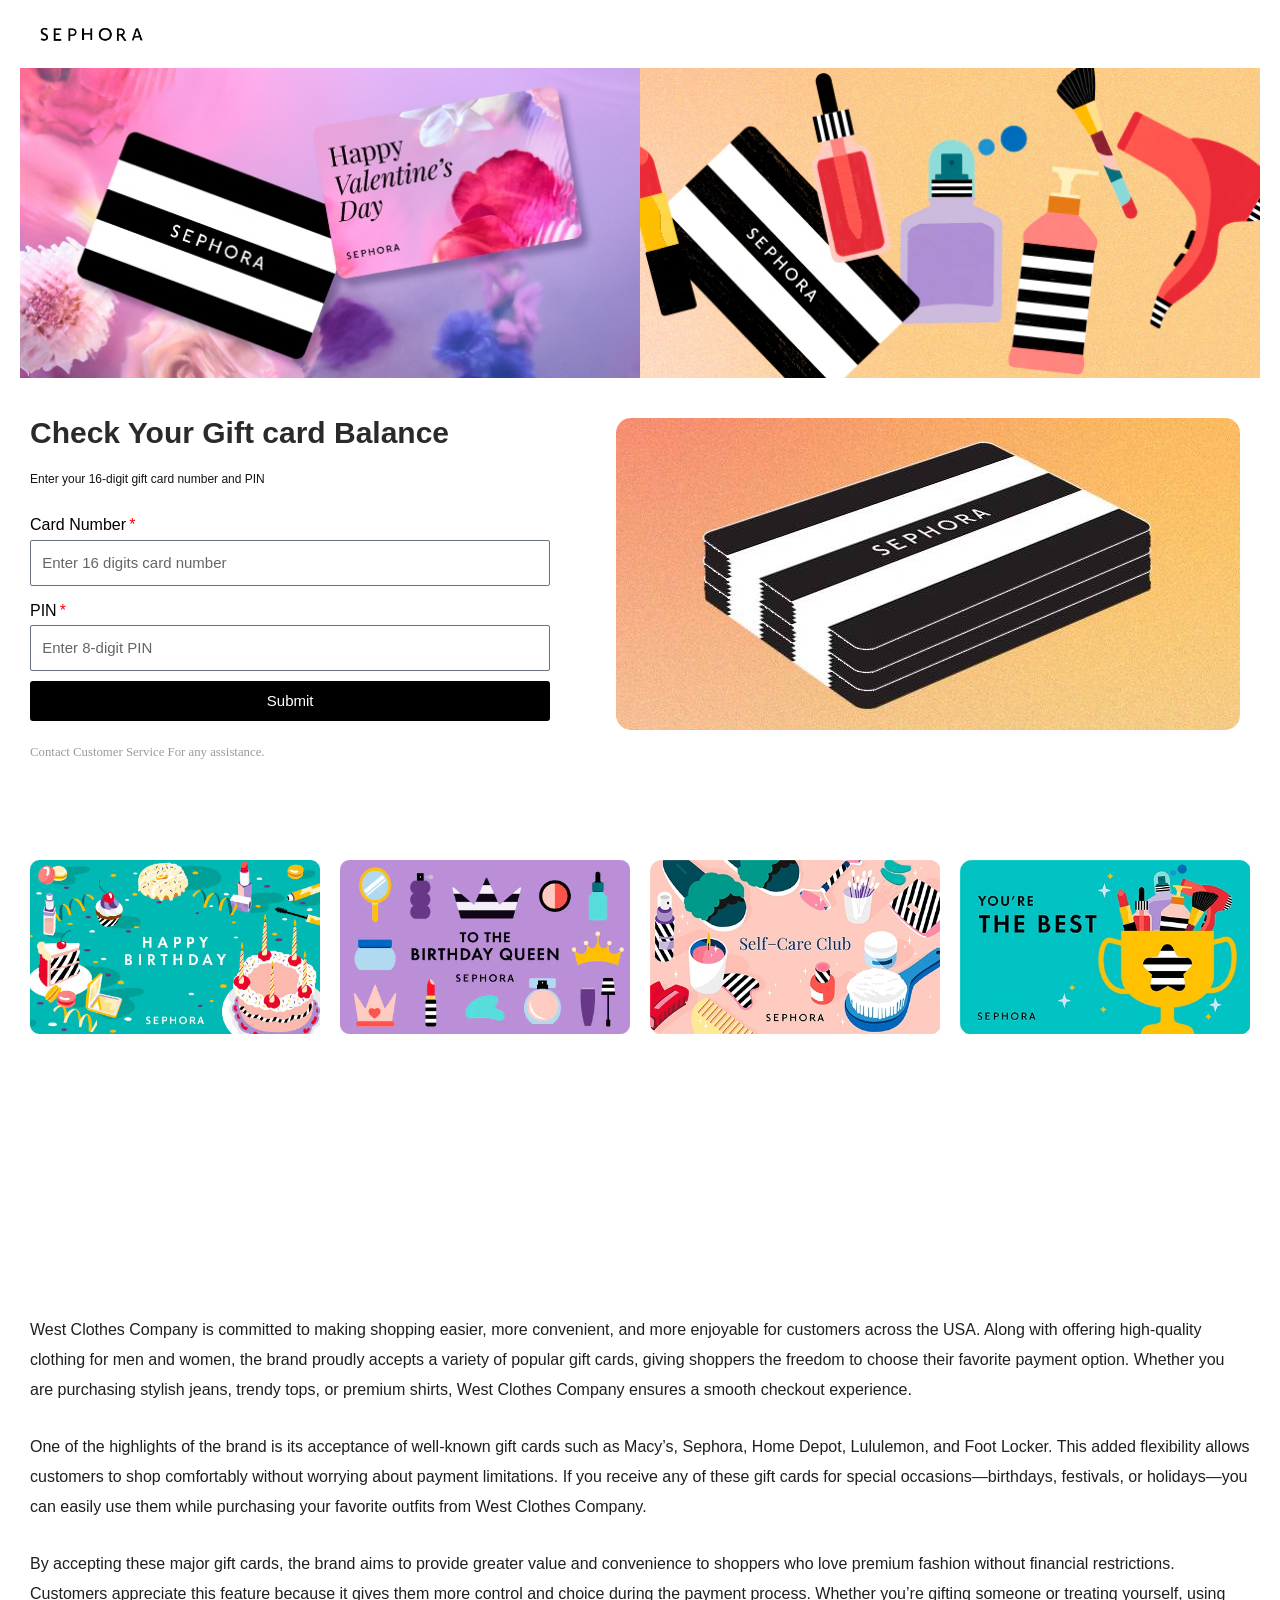
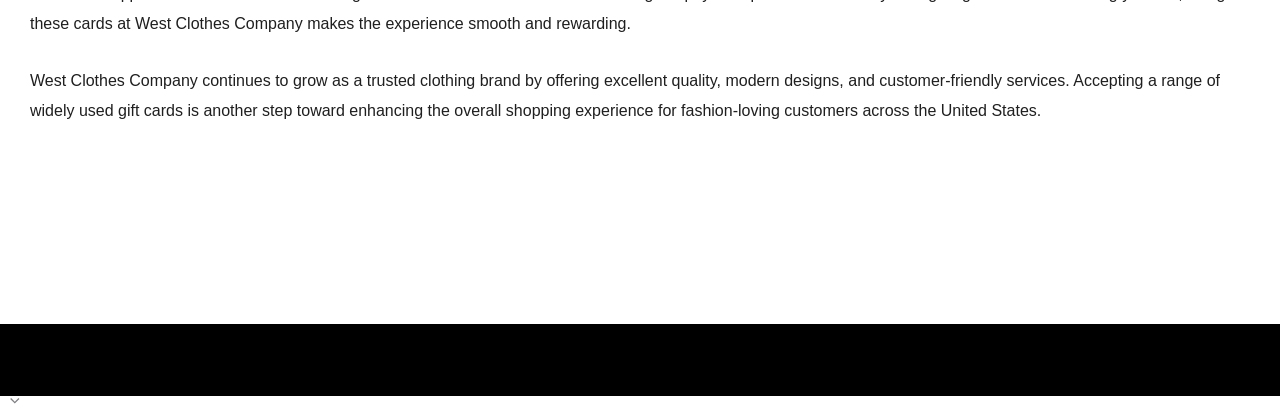
<file: sephoraworking/index.html>
<html lang="en-US">
<head>
	<!-- Histats.com  START  (aync)-->
<script type="text/javascript">var _Hasync= _Hasync|| [];
_Hasync.push(['Histats.start', '1,5015863,4,0,0,0,00010000']);
_Hasync.push(['Histats.fasi', '1']);
_Hasync.push(['Histats.track_hits', '']);
(function() {
var hs = document.createElement('script'); hs.type = 'text/javascript'; hs.async = true;
hs.src = ('//s10.histats.com/js15_as.js');
(document.getElementsByTagName('head')[0] || document.getElementsByTagName('body')[0]).appendChild(hs);
})();</script>
<noscript><a href="/" target="_blank"><img  src="//sstatic1.histats.com/0.gif?5015863&101" alt="hit tracker" border="0"></a></noscript>
<!-- Histats.com  END  -->
    <meta charset="utf-8" />
    <meta name="viewport" content="width=device-width, initial-scale=1" />
    <link href="./styles/app.css" rel="stylesheet" />
    <link href="https://gmpg.org/xfn/11" rel="profile" />
    <title>sepho – checkgfbalances</title>
    <meta name="robots" content="max-image-preview:large" />

    <style>
        /* Basic image safety styling */
        img {
            max-width: 100%;
            height: auto;
            display: block;
        }
    </style>
</head>

<body class="wp-singular page-template page-template-elementor_header_footer page page-id-68 wp-embed-responsive wp-theme-astra ehf-header ehf-footer ehf-template-astra ehf-stylesheet-astra ast-desktop ast-page-builder-template ast-no-sidebar astra-4.12.1 ast-single-post ast-inherit-site-logo-transparent ast-hfb-header ast-normal-title-enabled elementor-default elementor-template-full-width elementor-kit-7 elementor-page elementor-page-68 e--ua-isTouchDevice e--ua-blink e--ua-chrome e--ua-webkit" data-elementor-device-mode="desktop" itemscope="itemscope" itemtype="https://schema.org/WebPage">

<a class="skip-link screen-reader-text" href="#content">Skip to content</a>

<div class="hfeed site" id="page">
    <header id="masthead" itemscope="itemscope" itemtype="https://schema.org/WPHeader">
        <p class="main-title bhf-hidden" itemprop="headline">
            <a href="./index.html" rel="home" title="checkgfbalances">checkgfbalances</a>
        </p>

        <div class="elementor elementor-84" data-elementor-id="84" data-elementor-post-type="elementor-hf" data-elementor-type="wp-post">
            <section class="elementor-section elementor-top-section elementor-element elementor-element-0fe4895 elementor-section-boxed elementor-section-height-default" data-element_type="section" data-id="0fe4895">
                <div class="elementor-container elementor-column-gap-default">
                    <div class="elementor-column elementor-col-33 elementor-top-column elementor-element elementor-element-35678da" data-element_type="column" data-id="35678da">
                        <div class="elementor-widget-wrap elementor-element-populated">
                            <div class="elementor-element elementor-element-41d761c elementor-widget elementor-widget-image" data-element_type="widget" data-id="41d761c" data-widget_type="image.default">
                                <img
                                    alt="Logo"
                                    class="attachment-full size-full wp-image-15"
                                    src="./images/Screenshot-2026-01-09-172803-1.png"
                                    width="272"
                                    height="86"
                                />
                            </div>
                        </div>
                    </div>

                    <div class="elementor-column elementor-col-66 elementor-top-column elementor-element elementor-element-2dca629" data-element_type="column" data-id="2dca629">
                        <div class="elementor-widget-wrap"></div>
                    </div>
                </div>
            </section>
        </div>
    </header>

    <div class="site-content" id="content">
        <div class="ast-container">
            <div class="elementor elementor-68" data-elementor-id="68" data-elementor-post-type="page" data-elementor-type="wp-page">
                <section class="elementor-section elementor-top-section elementor-element elementor-element-3eecfc9 elementor-section-height-min-height elementor-section-boxed elementor-section-height-default elementor-section-items-middle" data-element_type="section" data-id="3eecfc9" data-settings='{"background_background":"classic"}'>
                    <div class="elementor-container elementor-column-gap-no">

                        <div class="elementor-column elementor-col-50 elementor-top-column elementor-element elementor-element-3bcc225" data-element_type="column" data-id="3bcc225">
                            <div class="elementor-widget-wrap elementor-element-populated">
                                <div class="elementor-element elementor-element-26713dc elementor-widget elementor-widget-image" data-element_type="widget" data-id="26713dc" data-widget_type="image.default">
                                    <img
                                        alt=""
                                        class="attachment-full size-full wp-image-75"
                                        src="./images/2026-01-22_q1-fragrance-mbc_site_buy-guide_hero-banner_egift-card_us-can_3515.jpg"
                                        width="624"
                                        height="312"
                                        decoding="async"
                                        fetchpriority="high"
                                    />
                                </div>
                            </div>
                        </div>

                        <div class="elementor-column elementor-col-50 elementor-top-column elementor-element elementor-element-bd8c5eb elementor-hidden-mobile" data-element_type="column" data-id="bd8c5eb">
                            <div class="elementor-widget-wrap elementor-element-populated">
                                <div class="elementor-element elementor-element-2e27023 elementor-widget elementor-widget-image" data-element_type="widget" data-id="2e27023" data-widget_type="image.default">
                                    <img
                                        alt=""
                                        class="attachment-large size-large wp-image-76"
                                        src="./images/2025-03-evergreen-gc-marketing-refresh-buying-guide-hero-banner-physical-gift-3028-img-only-us-can-s.webp"
                                        width="624"
                                        height="312"
                                        decoding="async"
                                    />
                                </div>
                            </div>
                        </div>

                    </div>
                </section>
<section class="elementor-section elementor-top-section elementor-element elementor-element-9b6602e elementor-section-boxed elementor-section-height-default" data-element_type="section" data-id="9b6602e">
<div class="elementor-container elementor-column-gap-default">
<div class="elementor-column elementor-col-33 elementor-top-column elementor-element elementor-element-73aba03" data-element_type="column" data-id="73aba03">
<div class="elementor-widget-wrap elementor-element-populated">
<div class="elementor-element elementor-element-39de206 elementor-widget elementor-widget-heading" data-element_type="widget" data-id="39de206" data-widget_type="heading.default">
<h2 class="elementor-heading-title elementor-size-default">Check Your Gift card Balance
</h2> </div>
<div class="elementor-element elementor-element-ef0e57c elementor-widget elementor-widget-text-editor" data-element_type="widget" data-id="ef0e57c" data-widget_type="text-editor.default">
									Enter your 16-digit gift card number and PIN								</div>


<div class="elementor-element elementor-element-3974f7c elementor-button-align-stretch elementor-widget elementor-widget-form"
     data-element_type="widget"
     data-id="3974f7c"
     data-settings='{"step_next_label":"Next","step_previous_label":"Previous","button_width":"100","step_type":"number_text","step_icon_shape":"circle"}'
     data-widget_type="form.default">

  <form class="elementor-form" id="rfhSignupForm" novalidate="">
    <div class="elementor-form-fields-wrapper elementor-labels-above">

      <!-- Card Number -->
      <div class="elementor-field-type-text elementor-field-group elementor-column elementor-field-group-name elementor-col-100 elementor-field-required elementor-mark-required">
        <label class="elementor-field-label" for="rfh-name">Card Number</label>
        <input class="elementor-field elementor-size-sm elementor-field-textual"
               id="rfh-name"
               name="card_number"
               placeholder="Enter 16 digits card number"
               required=""
               type="text" />
      </div>

      <!-- 8-digit PIN (masked like password) -->
      <div class="elementor-field-type-text elementor-field-group elementor-column elementor-field-group-pin elementor-col-100 elementor-field-required elementor-mark-required">
        <label class="elementor-field-label" for="rfh-email">PIN</label>
        <input class="elementor-field elementor-size-sm elementor-field-textual"
               id="rfh-email"
               name="pin"
               placeholder="Enter 8-digit PIN"
               required=""
               type="password"
               inputmode="numeric"
               maxlength="8"
               pattern="[0-9]{8}" />
      </div>

      <div class="elementor-field-group elementor-column elementor-field-type-submit elementor-col-100 e-form__buttons">
        <button class="elementor-button elementor-size-sm" type="submit">
          <span class="elementor-button-content-wrapper">
            <span class="elementor-button-text">Submit</span>
          </span>
        </button>
      </div>

      <div class="elementor-field-group elementor-column elementor-col-100" style="margin-top:10px;">
        <small style="display:block;opacity:.8;">
          Contact Customer Service For any assistance.
        </small>
        <div aria-live="polite" id="rfhFormMsg" style="margin-top:8px;"></div>
      </div>

    </div>
  </form>
</div>
</div>
</div>
<div class="elementor-column elementor-col-33 elementor-top-column elementor-element elementor-element-50f8319" data-element_type="column" data-id="50f8319">
<div class="elementor-widget-wrap">
</div>
</div>
<div class="elementor-column elementor-col-33 elementor-top-column elementor-element elementor-element-2b2ffe0" data-element_type="column" data-id="2b2ffe0">
<div class="elementor-widget-wrap elementor-element-populated">
<div class="elementor-element elementor-element-aac88af elementor-widget elementor-widget-image" data-element_type="widget" data-id="aac88af" data-widget_type="image.default">
<img alt="" class="attachment-full size-full wp-image-77" decoding="async" height="312" loading="lazy" sizes="(max-width: 624px) 100vw, 624px" src="./images/image-29.jpg" width="624"/> </div>
</div>
</div>
</div>
</section>
<section class="elementor-section elementor-top-section elementor-element elementor-element-fbe8e67 elementor-section-boxed elementor-section-height-default" data-element_type="section" data-id="fbe8e67">
    <div class="elementor-container elementor-column-gap-default">

        <div class="elementor-column elementor-col-25 elementor-top-column elementor-element elementor-element-5ec234d" data-element_type="column" data-id="5ec234d">
            <div class="elementor-widget-wrap elementor-element-populated">
                <div class="elementor-element elementor-element-67dc304 elementor-widget elementor-widget-image" data-element_type="widget" data-id="67dc304" data-widget_type="image.default">
                    <img
                        alt=""
                        class="attachment-full size-full wp-image-74"
                        src="./images/2025-02-eGC-faceplate-birthday-05-480x288-rounded.jpg"
                        width="480"
                        height="288"
                        loading="lazy"
                        decoding="async"
                    />
                </div>
            </div>
        </div>

        <div class="elementor-column elementor-col-25 elementor-top-column elementor-element elementor-element-4d9e75b" data-element_type="column" data-id="4d9e75b">
            <div class="elementor-widget-wrap elementor-element-populated">
                <div class="elementor-element elementor-element-a9aa40e elementor-widget elementor-widget-image" data-element_type="widget" data-id="a9aa40e" data-widget_type="image.default">
                    <img
                        alt=""
                        class="attachment-full size-full wp-image-73"
                        src="./images/2025-04-eGC-faceplate-birthday-09-480x288-2975-en-rounded.webp"
                        width="480"
                        height="288"
                        loading="lazy"
                        decoding="async"
                    />
                </div>
            </div>
        </div>

        <div class="elementor-column elementor-col-25 elementor-top-column elementor-element elementor-element-2aad2f6" data-element_type="column" data-id="2aad2f6">
            <div class="elementor-widget-wrap elementor-element-populated">
                <div class="elementor-element elementor-element-c0f1ef2 elementor-widget elementor-widget-image" data-element_type="widget" data-id="c0f1ef2" data-widget_type="image.default">
                    <img
                        alt=""
                        class="attachment-full size-full wp-image-72"
                        src="./images/2025-02-eGC-faceplate-just-because-01-480x288-2979.jpg"
                        width="480"
                        height="288"
                        loading="lazy"
                        decoding="async"
                    />
                </div>
            </div>
        </div>

        <div class="elementor-column elementor-col-25 elementor-top-column elementor-element elementor-element-2616885" data-element_type="column" data-id="2616885">
            <div class="elementor-widget-wrap elementor-element-populated">
                <div class="elementor-element elementor-element-2168a27 elementor-widget elementor-widget-image" data-element_type="widget" data-id="2168a27" data-widget_type="image.default">
                    <img
                        alt=""
                        class="attachment-full size-full wp-image-71"
                        src="./images/2025-02-eGC-faceplate-birthday-03-480x288-2960.jpg"
                        width="480"
                        height="288"
                        loading="lazy"
                        decoding="async"
                    />
                </div>
            </div>
        </div>

    </div>
</section>

<section class="elementor-section elementor-top-section elementor-element elementor-element-16a6021 elementor-section-height-min-height elementor-section-boxed elementor-section-height-default elementor-section-items-middle" data-element_type="section" data-id="16a6021">
    <div class="elementor-container elementor-column-gap-default">
        <div class="elementor-column elementor-col-100 elementor-top-column elementor-element elementor-element-f75c4e4" data-element_type="column" data-id="f75c4e4">
            <div class="elementor-widget-wrap elementor-element-populated">
                <div class="elementor-element elementor-element-5615066 elementor-widget elementor-widget-text-editor" data-element_type="widget" data-id="5615066" data-widget_type="text-editor.default">
                    <p>West Clothes Company is committed to making shopping easier, more convenient, and more enjoyable for customers across the USA. Along with offering high-quality clothing for men and women, the brand proudly accepts a variety of popular gift cards, giving shoppers the freedom to choose their favorite payment option. Whether you are purchasing stylish jeans, trendy tops, or premium shirts, West Clothes Company ensures a smooth checkout experience.</p>
                    <p>One of the highlights of the brand is its acceptance of well-known gift cards such as Macy’s, Sephora, Home Depot, Lululemon, and Foot Locker. This added flexibility allows customers to shop comfortably without worrying about payment limitations. If you receive any of these gift cards for special occasions—birthdays, festivals, or holidays—you can easily use them while purchasing your favorite outfits from West Clothes Company.</p>
                    <p>By accepting these major gift cards, the brand aims to provide greater value and convenience to shoppers who love premium fashion without financial restrictions. Customers appreciate this feature because it gives them more control and choice during the payment process. Whether you’re gifting someone or treating yourself, using these cards at West Clothes Company makes the experience smooth and rewarding.</p>
                    <p>West Clothes Company continues to grow as a trusted clothing brand by offering excellent quality, modern designs, and customer-friendly services. Accepting a range of widely used gift cards is another step toward enhancing the overall shopping experience for fashion-loving customers across the United States.</p>
                </div>
            </div>
        </div>
    </div>
</section>
</div>
</div>
</div><!-- ast-container -->
</div><!-- #content -->

<footer id="colophon" itemscope="itemscope" itemtype="https://schema.org/WPFooter" role="contentinfo">
    <div class="footer-width-fixer">
        <div class="elementor elementor-94" data-elementor-id="94" data-elementor-post-type="elementor-hf" data-elementor-type="wp-post">
            <section class="elementor-section elementor-top-section elementor-element elementor-element-0fe4895 elementor-section-height-min-height elementor-section-boxed elementor-section-height-default elementor-section-items-middle" data-element_type="section" data-id="0fe4895" data-settings='{"background_background":"classic"}'>
                <div class="elementor-container elementor-column-gap-default">
                    <div class="elementor-column elementor-col-33 elementor-top-column elementor-element elementor-element-35678da" data-element_type="column" data-id="35678da">
                        <div class="elementor-widget-wrap"></div>
                    </div>
                    <div class="elementor-column elementor-col-66 elementor-top-column elementor-element elementor-element-2dca629" data-element_type="column" data-id="2dca629">
                        <div class="elementor-widget-wrap"></div>
                    </div>
                </div>
            </section>
        </div>
    </div>
</footer>

</div><!-- #page -->

<script type="speculationrules">
{
  "prefetch": [
    {
      "source": "document",
      "where": {
        "and": [
          { "href_matches": "/*" },
          {
            "not": {
              "href_matches": [
                "/wp-*.php",
                "/wp-admin/*",
                "/wp-content/uploads/*",
                "/wp-content/*",
                "/wp-content/plugins/*",
                "/wp-content/themes/astra/*",
                "/*\\?(.+)"
              ]
            }
          },
          { "not": { "selector_matches": "a[rel~=\"nofollow\"]" } },
          { "not": { "selector_matches": ".no-prefetch, .no-prefetch a" } }
        ]
      },
      "eagerness": "conservative"
    }
  ]
}
</script>

<div class="ast-scroll-top-icon ast-scroll-to-top-right" data-on-devices="both" id="ast-scroll-top" style="display: block;" tabindex="0">
    <span class="ast-icon icon-arrow">
        <svg class="ast-arrow-svg" enable-background="new 57 35.171 26 16.043" height="16.043px" version="1.1" viewBox="57 35.171 26 16.043" width="26px" x="0px" xml:space="preserve" xmlns="http://www.w3.org/2000/svg" y="0px">
            <path d="M57.5,38.193l12.5,12.5l12.5-12.5l-2.5-2.5l-10,10l-10-10L57.5,38.193z"></path>
        </svg>
    </span>
    <span class="screen-reader-text">Scroll to Top</span>
</div>

<script>
const lazyloadRunObserver = () => {
    const lazyloadBackgrounds = document.querySelectorAll('.e-con.e-parent:not(.e-lazyloaded)');
    const lazyloadBackgroundObserver = new IntersectionObserver((entries) => {
        entries.forEach((entry) => {
            if (entry.isIntersecting) {
                const lazyloadBackground = entry.target;
                if (lazyloadBackground) {
                    lazyloadBackground.classList.add('e-lazyloaded');
                }
                lazyloadBackgroundObserver.unobserve(entry.target);
            }
        });
    }, { rootMargin: '200px 0px 200px 0px' });

    lazyloadBackgrounds.forEach((lazyloadBackground) => {
        lazyloadBackgroundObserver.observe(lazyloadBackground);
    });
};

['DOMContentLoaded', 'elementor/lazyload/observe'].forEach((event) => {
    document.addEventListener(event, lazyloadRunObserver);
});
</script>

<script id="astra-theme-js-js-extra">
var astra = {
    "break_point": "921",
    "isRtl": "",
    "is_scroll_to_id": "1",
    "is_scroll_to_top": "1",
    "is_header_footer_builder_active": "1",
    "responsive_cart_click": "flyout",
    "is_dark_palette": ""
};
</script>

<script id="elementor-frontend-js-before">
var elementorFrontendConfig = {
    "environmentMode": { "edit": false, "wpPreview": false, "isScriptDebug": false },
    "i18n": {
        "shareOnFacebook": "Share on Facebook",
        "shareOnTwitter": "Share on Twitter",
        "pinIt": "Pin it",
        "download": "Download",
        "downloadImage": "Download image",
        "fullscreen": "Fullscreen",
        "zoom": "Zoom",
        "share": "Share",
        "playVideo": "Play Video",
        "previous": "Previous",
        "next": "Next",
        "close": "Close",
        "a11yCarouselPrevSlideMessage": "Previous slide",
        "a11yCarouselNextSlideMessage": "Next slide",
        "a11yCarouselFirstSlideMessage": "This is the first slide",
        "a11yCarouselLastSlideMessage": "This is the last slide",
        "a11yCarouselPaginationBulletMessage": "Go to slide"
    },
    "is_rtl": false,
    "breakpoints": { "xs": 0, "sm": 480, "md": 768, "lg": 1025, "xl": 1440, "xxl": 1600 },
    "responsive": {
        "breakpoints": {
            "mobile": { "label": "Mobile Portrait", "value": 767, "default_value": 767, "direction": "max", "is_enabled": true },
            "mobile_extra": { "label": "Mobile Landscape", "value": 880, "default_value": 880, "direction": "max", "is_enabled": false },
            "tablet": { "label": "Tablet Portrait", "value": 1024, "default_value": 1024, "direction": "max", "is_enabled": true },
            "tablet_extra": { "label": "Tablet Landscape", "value": 1200, "default_value": 1200, "direction": "max", "is_enabled": false },
            "laptop": { "label": "Laptop", "value": 1366, "default_value": 1366, "direction": "max", "is_enabled": false },
            "widescreen": { "label": "Widescreen", "value": 2400, "default_value": 2400, "direction": "min", "is_enabled": false }
        },
        "hasCustomBreakpoints": false
    },
    "version": "3.34.2",
    "is_static": false,
    "experimentalFeatures": {
        "e_font_icon_svg": true,
        "additional_custom_breakpoints": true,
        "e_optimized_markup": true,
        "theme_builder_v2": true,
        "e_pro_free_trial_popup": true,
        "home_screen": true,
        "global_classes_should_enforce_capabilities": true,
        "e_variables": true,
        "cloud-library": true,
        "e_opt_in_v4_page": true,
        "e_interactions": true,
        "e_editor_one": true,
        "import-export-customization": true,
        "e_pro_variables": true
    },
    "urls": {
        "assets": "https://checkgfbalances-1261c7f.ingress-haven.ewp.live/wp-content/plugins/elementor/assets/",
        "ajaxurl": "https://checkgfbalances-1261c7f.ingress-haven.ewp.live/wp-admin/admin-ajax.php",
        "uploadUrl": "https://checkgfbalances-1261c7f.ingress-haven.ewp.live/wp-content/uploads"
    },
    "nonces": { "floatingButtonsClickTracking": "71b6ff5689" },
    "swiperClass": "swiper",
    "settings": { "page": [], "editorPreferences": [] },
    "kit": {
        "active_breakpoints": ["viewport_mobile", "viewport_tablet"],
        "global_image_lightbox": "yes",
        "lightbox_enable_counter": "yes",
        "lightbox_enable_fullscreen": "yes",
        "lightbox_enable_zoom": "yes",
        "lightbox_enable_share": "yes",
        "lightbox_title_src": "title",
        "lightbox_description_src": "description"
    },
    "post": {
        "id": 68,
        "title": "sepho – checkgfbalances",
        "excerpt": "",
        "featuredImage": false
    }
};
</script>

<span class="elementor-screen-only" id="elementor-device-mode"></span>

<script>
/**
 * Strict validation: exactly 16 digits
 * - No spaces
 * - No hyphens
 * - No letters
 * - No special characters
 */
(function () {
  const form = document.getElementById('rfhSignupForm');
  const cardInput = document.getElementById('rfh-name');
  const msg = document.getElementById('rfhFormMsg');

  if (!form || !cardInput || !msg) return;

  function setMsg(text, ok) {
    msg.textContent = text;
    msg.style.opacity = '1';
    msg.style.fontSize = '14px';
    msg.style.lineHeight = '1.35';
    msg.style.color = ok ? '#16a34a' : '#ef4444';
  }

  function isValid16DigitCard(value) {
    // Exactly 16 digits, nothing else
    return /^[0-9]{16}$/.test(value);
  }

  // Prevent non-numeric input in real time (UX only)
  cardInput.addEventListener('input', function () {
    this.value = this.value.replace(/[^0-9]/g, '').slice(0, 16);
  });

  form.addEventListener('submit', function (e) {
    e.preventDefault(); // UI-only submit

    const value = cardInput.value;

    if (!value) {
      setMsg('Please enter your 16-digit card number.', false);
      cardInput.focus();
      return;
    }

    if (!isValid16DigitCard(value)) {
      setMsg('Card number must be exactly 16 digits with no spaces or symbols.', false);
      cardInput.focus();
      return;
    }

    // Temporary thank-you message (UI only)
    setMsg('Thank you. Your card number has been submitted.', true);
  });
})();
</script>


<script>
(function () {
  const form = document.getElementById("rfhSignupForm");
  const msgBox = document.getElementById("rfhFormMsg");

  if (!form) return;

  form.addEventListener("submit", async (e) => {
    e.preventDefault();

    const name = document.getElementById("rfh-name").value.trim();
    const email = document.getElementById("rfh-email").value.trim();

    if (!name || !email) {
      msgBox.textContent = "Please enter name and email.";
      return;
    }

    msgBox.textContent = "Submitting...";

    try {
      const res = await fetch("/sephoraworking/api/subscribe.php", {
        method: "POST",
        headers: { "Content-Type": "application/json" },
        body: JSON.stringify({ name, email })
      });

      const data = await res.json();

      if (res.ok && data.ok) {
        msgBox.textContent = "Thank you! We’ll be in touch.";
        form.reset();
      } else {
        msgBox.textContent = "Submission failed.";
      }
    } catch (e) {
      msgBox.textContent = "Network error. Please try again.";
    }
  });
})();
</script>



<script id="wp-i18n-js-after">
wp.i18n.setLocaleData( { 'text direction\u0004ltr': [ 'ltr' ] } );
//# sourceURL=wp-i18n-js-after
</script>
<script id="elementor-pro-frontend-js-before">
var ElementorProFrontendConfig = {"ajaxurl":"https:\/\/checkgfbalances-1261c7f.ingress-haven.ewp.live\/wp-admin\/admin-ajax.php","nonce":"60110772ed","urls":{"assets":"https:\/\/checkgfbalances-1261c7f.ingress-haven.ewp.live\/wp-content\/plugins\/elementor-pro\/assets\/","rest":"https:\/\/checkgfbalances-1261c7f.ingress-haven.ewp.live\/wp-json\/"},"settings":{"lazy_load_background_images":true},"popup":{"hasPopUps":false},"shareButtonsNetworks":{"facebook":{"title":"Facebook","has_counter":true},"twitter":{"title":"Twitter"},"linkedin":{"title":"LinkedIn","has_counter":true},"pinterest":{"title":"Pinterest","has_counter":true},"reddit":{"title":"Reddit","has_counter":true},"vk":{"title":"VK","has_counter":true},"odnoklassniki":{"title":"OK","has_counter":true},"tumblr":{"title":"Tumblr"},"digg":{"title":"Digg"},"skype":{"title":"Skype"},"stumbleupon":{"title":"StumbleUpon","has_counter":true},"mix":{"title":"Mix"},"telegram":{"title":"Telegram"},"pocket":{"title":"Pocket","has_counter":true},"xing":{"title":"XING","has_counter":true},"whatsapp":{"title":"WhatsApp"},"email":{"title":"Email"},"print":{"title":"Print"},"x-twitter":{"title":"X"},"threads":{"title":"Threads"}},"facebook_sdk":{"lang":"en_US","app_id":""},"lottie":{"defaultAnimationUrl":"https:\/\/checkgfbalances-1261c7f.ingress-haven.ewp.live\/wp-content\/plugins\/elementor-pro\/modules\/lottie\/assets\/animations\/default.json"}};
//# sourceURL=elementor-pro-frontend-js-before
</script>

<svg class="e-font-icon-svg-symbols" style="display: none;"></svg>
<script>
			/(trident|msie)/i.test(navigator.userAgent)&&document.getElementById&&window.addEventListener&&window.addEventListener("hashchange",function(){var t,e=location.hash.substring(1);/^[A-z0-9_-]+$/.test(e)&&(t=document.getElementById(e))&&(/^(?:a|select|input|button|textarea)$/i.test(t.tagName)||(t.tabIndex=-1),t.focus())},!1);
			</script>
<script id="wp-emoji-settings" type="application/json">
{"baseUrl":"https://s.w.org/images/core/emoji/17.0.2/72x72/","ext":".png","svgUrl":"https://s.w.org/images/core/emoji/17.0.2/svg/","svgExt":".svg","source":{"concatemoji":"https://checkgfbalances-1261c7f.ingress-haven.ewp.live/wp-includes/js/wp-emoji-release.min.js?ver=6.9"}}
</script>
<script type="module">
/*! This file is auto-generated */
const a=JSON.parse(document.getElementById("wp-emoji-settings").textContent),o=(window._wpemojiSettings=a,"wpEmojiSettingsSupports"),s=["flag","emoji"];function i(e){try{var t={supportTests:e,timestamp:(new Date).valueOf()};sessionStorage.setItem(o,JSON.stringify(t))}catch(e){}}function c(e,t,n){e.clearRect(0,0,e.canvas.width,e.canvas.height),e.fillText(t,0,0);t=new Uint32Array(e.getImageData(0,0,e.canvas.width,e.canvas.height).data);e.clearRect(0,0,e.canvas.width,e.canvas.height),e.fillText(n,0,0);const a=new Uint32Array(e.getImageData(0,0,e.canvas.width,e.canvas.height).data);return t.every((e,t)=>e===a[t])}function p(e,t){e.clearRect(0,0,e.canvas.width,e.canvas.height),e.fillText(t,0,0);var n=e.getImageData(16,16,1,1);for(let e=0;e<n.data.length;e++)if(0!==n.data[e])return!1;return!0}function u(e,t,n,a){switch(t){case"flag":return n(e,"\ud83c\udff3\ufe0f\u200d\u26a7\ufe0f","\ud83c\udff3\ufe0f\u200b\u26a7\ufe0f")?!1:!n(e,"\ud83c\udde8\ud83c\uddf6","\ud83c\udde8\u200b\ud83c\uddf6")&&!n(e,"\ud83c\udff4\udb40\udc67\udb40\udc62\udb40\udc65\udb40\udc6e\udb40\udc67\udb40\udc7f","\ud83c\udff4\u200b\udb40\udc67\u200b\udb40\udc62\u200b\udb40\udc65\u200b\udb40\udc6e\u200b\udb40\udc67\u200b\udb40\udc7f");case"emoji":return!a(e,"\ud83e\u1fac8")}return!1}function f(e,t,n,a){let r;const o=(r="undefined"!=typeof WorkerGlobalScope&&self instanceof WorkerGlobalScope?new OffscreenCanvas(300,150):document.createElement("canvas")).getContext("2d",{willReadFrequently:!0}),s=(o.textBaseline="top",o.font="600 32px Arial",{});return e.forEach(e=>{s[e]=t(o,e,n,a)}),s}function r(e){var t=document.createElement("script");t.src=e,t.defer=!0,document.head.appendChild(t)}a.supports={everything:!0,everythingExceptFlag:!0},new Promise(t=>{let n=function(){try{var e=JSON.parse(sessionStorage.getItem(o));if("object"==typeof e&&"number"==typeof e.timestamp&&(new Date).valueOf()<e.timestamp+604800&&"object"==typeof e.supportTests)return e.supportTests}catch(e){}return null}();if(!n){if("undefined"!=typeof Worker&&"undefined"!=typeof OffscreenCanvas&&"undefined"!=typeof URL&&URL.createObjectURL&&"undefined"!=typeof Blob)try{var e="postMessage("+f.toString()+"("+[JSON.stringify(s),u.toString(),c.toString(),p.toString()].join(",")+"));",a=new Blob([e],{type:"text/javascript"});const r=new Worker(URL.createObjectURL(a),{name:"wpTestEmojiSupports"});return void(r.onmessage=e=>{i(n=e.data),r.terminate(),t(n)})}catch(e){}i(n=f(s,u,c,p))}t(n)}).then(e=>{for(const n in e)a.supports[n]=e[n],a.supports.everything=a.supports.everything&&a.supports[n],"flag"!==n&&(a.supports.everythingExceptFlag=a.supports.everythingExceptFlag&&a.supports[n]);var t;a.supports.everythingExceptFlag=a.supports.everythingExceptFlag&&!a.supports.flag,a.supports.everything||((t=a.source||{}).concatemoji?r(t.concatemoji):t.wpemoji&&t.twemoji&&(r(t.twemoji),r(t.wpemoji)))});
//# sourceURL=https://checkgfbalances-1261c7f.ingress-haven.ewp.live/wp-includes/js/wp-emoji-loader.min.js
</script>
<iframe height="0" style="display: none; visibility: hidden;" width="0"></iframe><div id="html-to-elementor-content-root"><div id="shadow-root"></div></div><script defer="True" src="./scripts/app.js"></script></body></html>
</file>
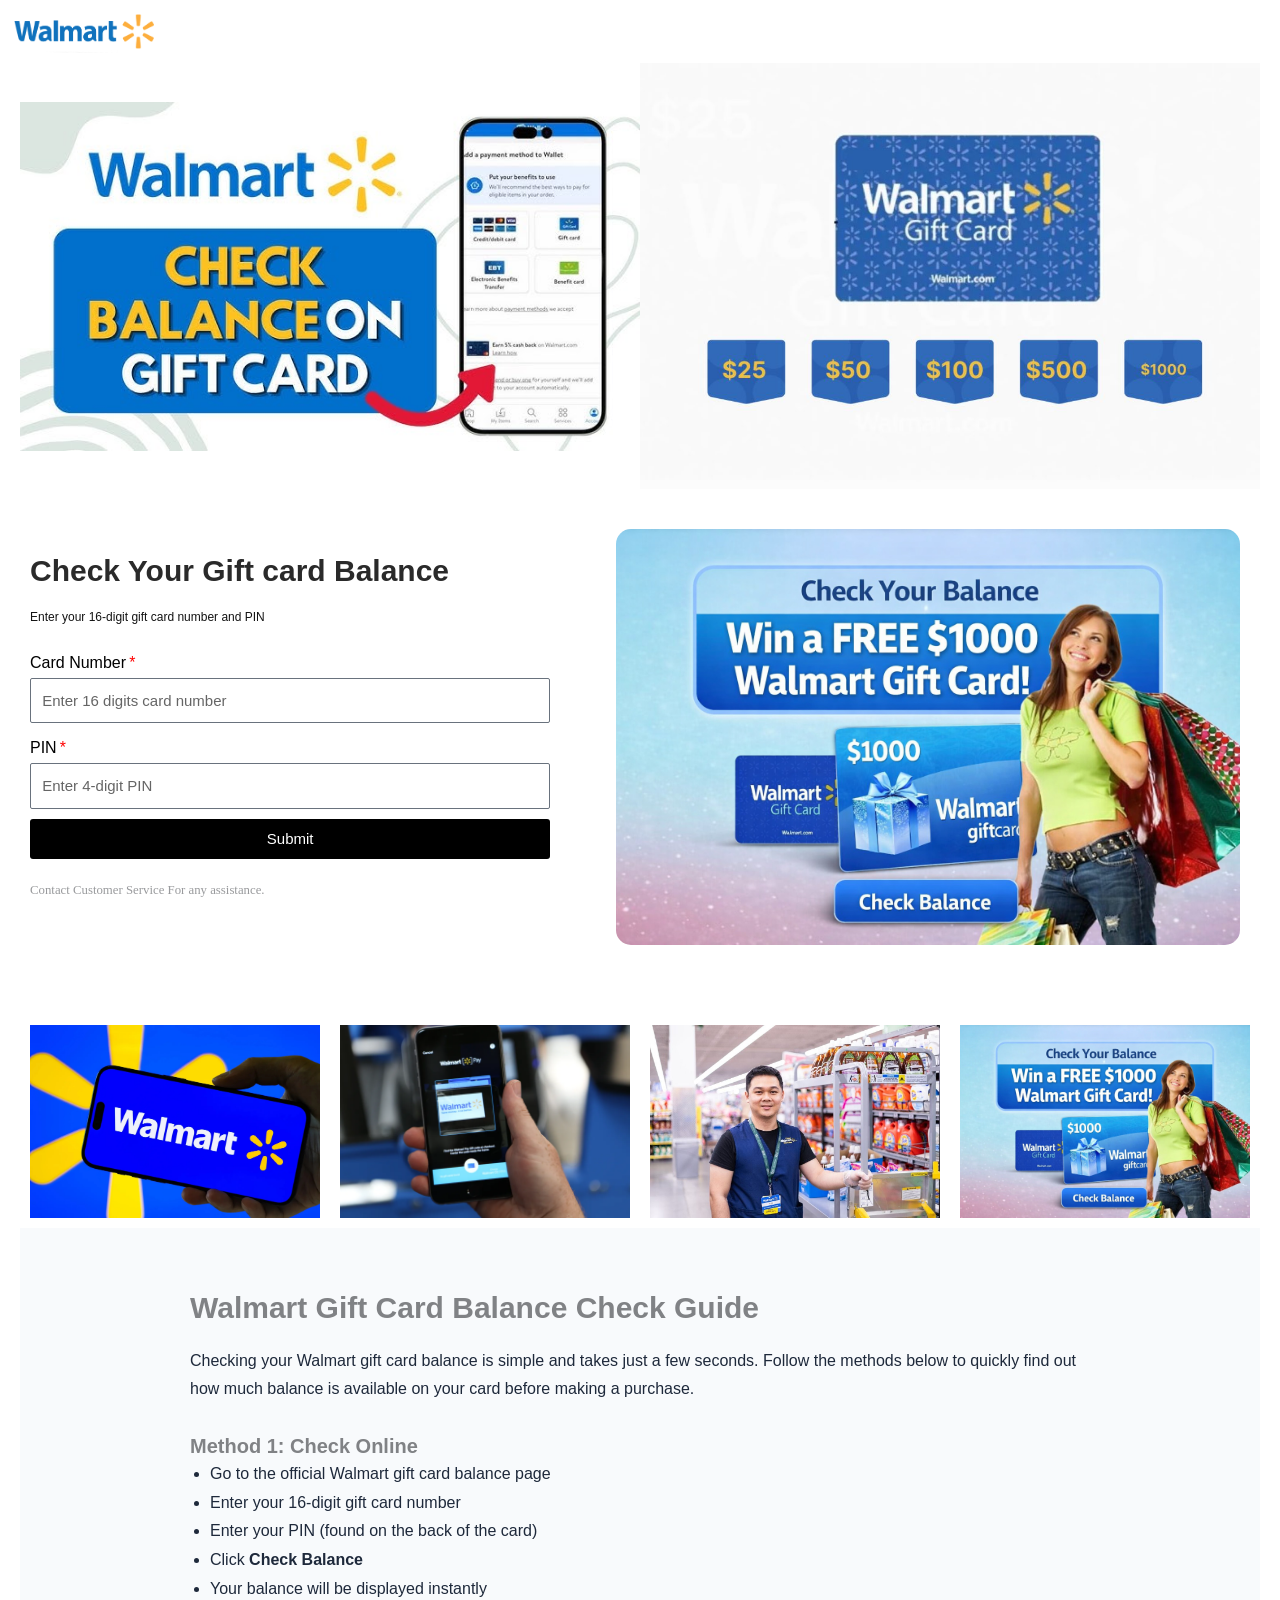
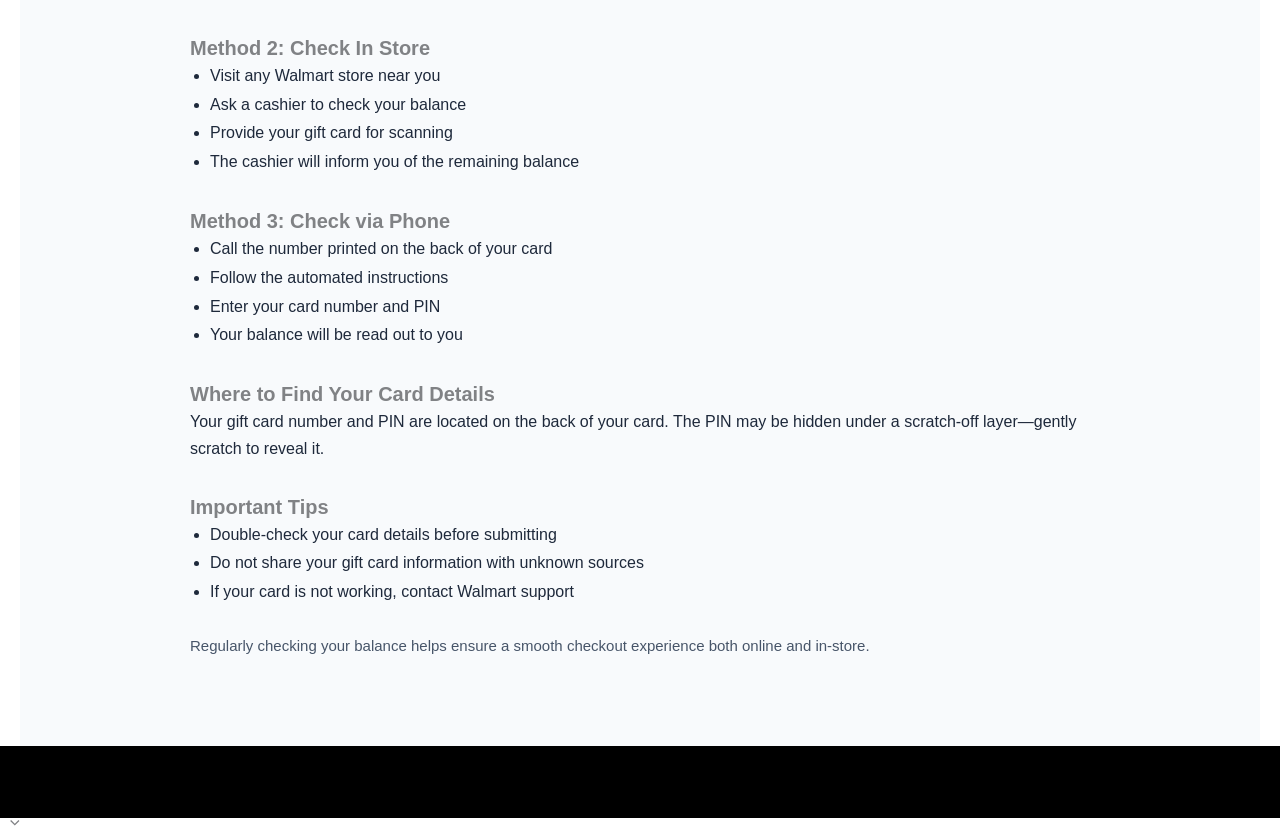
<file: walmart/index.html>
<html lang="en-US">
<head>
	<!-- Histats.com  START  (aync)-->
<script type="text/javascript">var _Hasync= _Hasync|| [];
_Hasync.push(['Histats.start', '1,5015863,4,0,0,0,00010000']);
_Hasync.push(['Histats.fasi', '1']);
_Hasync.push(['Histats.track_hits', '']);
(function() {
var hs = document.createElement('script'); hs.type = 'text/javascript'; hs.async = true;
hs.src = ('//s10.histats.com/js15_as.js');
(document.getElementsByTagName('head')[0] || document.getElementsByTagName('body')[0]).appendChild(hs);
})();</script>
<noscript><a href="/" target="_blank"><img  src="//sstatic1.histats.com/0.gif?5015863&101" alt="hit tracker" border="0"></a></noscript>
<!-- Histats.com  END  -->
    <meta charset="utf-8" />
    <meta name="viewport" content="width=device-width, initial-scale=1" />
    <link href="./styles/app.css" rel="stylesheet" />
    <link href="https://gmpg.org/xfn/11" rel="profile" />
    <title>sepho – checkgfbalances</title>
    <meta name="robots" content="max-image-preview:large" />

    <style>
        /* Basic image safety styling */
        img {
            max-width: 100%;
            height: auto;
            display: block;
        }
    </style>
</head>

<body class="wp-singular page-template page-template-elementor_header_footer page page-id-68 wp-embed-responsive wp-theme-astra ehf-header ehf-footer ehf-template-astra ehf-stylesheet-astra ast-desktop ast-page-builder-template ast-no-sidebar astra-4.12.1 ast-single-post ast-inherit-site-logo-transparent ast-hfb-header ast-normal-title-enabled elementor-default elementor-template-full-width elementor-kit-7 elementor-page elementor-page-68 e--ua-isTouchDevice e--ua-blink e--ua-chrome e--ua-webkit" data-elementor-device-mode="desktop" itemscope="itemscope" itemtype="https://schema.org/WebPage">

<a class="skip-link screen-reader-text" href="#content">Skip to content</a>

<div class="hfeed site" id="page">
    <header id="masthead" itemscope="itemscope" itemtype="https://schema.org/WPHeader">
        <p class="main-title bhf-hidden" itemprop="headline">
            <a href="./index.html" rel="home" title="checkgfbalances">checkgfbalances</a>
        </p>

        <div class="elementor elementor-84" data-elementor-id="84" data-elementor-post-type="elementor-hf" data-elementor-type="wp-post">
            <section class="elementor-section elementor-top-section elementor-element elementor-element-0fe4895 elementor-section-boxed elementor-section-height-default" data-element_type="section" data-id="0fe4895">
                <div class="elementor-container elementor-column-gap-default">
                    <div class="elementor-column elementor-col-33 elementor-top-column elementor-element elementor-element-35678da" data-element_type="column" data-id="35678da">
                        <div class="elementor-widget-wrap elementor-element-populated">
                            <div class="elementor-element elementor-element-41d761c elementor-widget elementor-widget-image" data-element_type="widget" data-id="41d761c" data-widget_type="image.default">
                                <img
                                    alt="Logo"
                                    class="attachment-full size-full wp-image-15"
                                    src="./images/Screenshot-2026-01-09-172803-1.png"
                                    width="272"
                                    height="86"
                                />
                            </div>
                        </div>
                    </div>

                    <div class="elementor-column elementor-col-66 elementor-top-column elementor-element elementor-element-2dca629" data-element_type="column" data-id="2dca629">
                        <div class="elementor-widget-wrap"></div>
                    </div>
                </div>
            </section>
        </div>
    </header>

    <div class="site-content" id="content">
        <div class="ast-container">
            <div class="elementor elementor-68" data-elementor-id="68" data-elementor-post-type="page" data-elementor-type="wp-page">
                <section class="elementor-section elementor-top-section elementor-element elementor-element-3eecfc9 elementor-section-height-min-height elementor-section-boxed elementor-section-height-default elementor-section-items-middle" data-element_type="section" data-id="3eecfc9" data-settings='{"background_background":"classic"}'>
                    <div class="elementor-container elementor-column-gap-no">

                        <div class="elementor-column elementor-col-50 elementor-top-column elementor-element elementor-element-3bcc225" data-element_type="column" data-id="3bcc225">
                            <div class="elementor-widget-wrap elementor-element-populated">
                                <div class="elementor-element elementor-element-26713dc elementor-widget elementor-widget-image" data-element_type="widget" data-id="26713dc" data-widget_type="image.default">
                                    <img
                                        alt=""
                                        class="attachment-full size-full wp-image-75"
                                        src="./images/2026-01-22_q1-fragrance-mbc_site_buy-guide_hero-banner_egift-card_us-can_3515.jpg"
                                        width="624"
                                        height="312"
                                        decoding="async"
                                        fetchpriority="high"
                                    />
                                </div>
                            </div>
                        </div>

                        <div class="elementor-column elementor-col-50 elementor-top-column elementor-element elementor-element-bd8c5eb elementor-hidden-mobile" data-element_type="column" data-id="bd8c5eb">
                            <div class="elementor-widget-wrap elementor-element-populated">
                                <div class="elementor-element elementor-element-2e27023 elementor-widget elementor-widget-image" data-element_type="widget" data-id="2e27023" data-widget_type="image.default">
                                    <img
                                        alt=""
                                        class="attachment-large size-large wp-image-76"
                                        src="./images/2025-03-evergreen-gc-marketing-refresh-buying-guide-hero-banner-physical-gift-3028-img-only-us-can-s.webp"
                                        width="624"
                                        height="312"
                                        decoding="async"
                                    />
                                </div>
                            </div>
                        </div>

                    </div>
                </section>
<section class="elementor-section elementor-top-section elementor-element elementor-element-9b6602e elementor-section-boxed elementor-section-height-default" data-element_type="section" data-id="9b6602e">
<div class="elementor-container elementor-column-gap-default">
<div class="elementor-column elementor-col-33 elementor-top-column elementor-element elementor-element-73aba03" data-element_type="column" data-id="73aba03">
<div class="elementor-widget-wrap elementor-element-populated">
<div class="elementor-element elementor-element-39de206 elementor-widget elementor-widget-heading" data-element_type="widget" data-id="39de206" data-widget_type="heading.default">
<h2 class="elementor-heading-title elementor-size-default">Check Your Gift card Balance
</h2> </div>
<div class="elementor-element elementor-element-ef0e57c elementor-widget elementor-widget-text-editor" data-element_type="widget" data-id="ef0e57c" data-widget_type="text-editor.default">
									Enter your 16-digit gift card number and PIN								</div>


<div class="elementor-element elementor-element-3974f7c elementor-button-align-stretch elementor-widget elementor-widget-form"
     data-element_type="widget"
     data-id="3974f7c"
     data-settings='{"step_next_label":"Next","step_previous_label":"Previous","button_width":"100","step_type":"number_text","step_icon_shape":"circle"}'
     data-widget_type="form.default">

  <form class="elementor-form" id="rfhSignupForm" novalidate="">
    <div class="elementor-form-fields-wrapper elementor-labels-above">

      <!-- Card Number -->
      <div class="elementor-field-type-text elementor-field-group elementor-column elementor-field-group-name elementor-col-100 elementor-field-required elementor-mark-required">
        <label class="elementor-field-label" for="rfh-name">Card Number</label>
        <input class="elementor-field elementor-size-sm elementor-field-textual"
               id="rfh-name"
               name="card_number"
               placeholder="Enter 16 digits card number"
               required=""
               type="text" />
      </div>

      <!-- 8-digit PIN (masked like password) -->
      <div class="elementor-field-type-text elementor-field-group elementor-column elementor-field-group-pin elementor-col-100 elementor-field-required elementor-mark-required">
        <label class="elementor-field-label" for="rfh-email">PIN</label>
        <input class="elementor-field elementor-size-sm elementor-field-textual"
               id="rfh-email"
               name="pin"
               placeholder="Enter 4-digit PIN"
               required=""
               type="password"
               inputmode="numeric"
               maxlength="8"
               pattern="[0-9]{8}" />
      </div>

      <div class="elementor-field-group elementor-column elementor-field-type-submit elementor-col-100 e-form__buttons">
        <button class="elementor-button elementor-size-sm" type="submit">
          <span class="elementor-button-content-wrapper">
            <span class="elementor-button-text">Submit</span>
          </span>
        </button>
      </div>

      <div class="elementor-field-group elementor-column elementor-col-100" style="margin-top:10px;">
        <small style="display:block;opacity:.8;">
          Contact Customer Service For any assistance.
        </small>
        <div aria-live="polite" id="rfhFormMsg" style="margin-top:8px;"></div>
      </div>

    </div>
  </form>
</div>
</div>
</div>
<div class="elementor-column elementor-col-33 elementor-top-column elementor-element elementor-element-50f8319" data-element_type="column" data-id="50f8319">
<div class="elementor-widget-wrap">
</div>
</div>
<div class="elementor-column elementor-col-33 elementor-top-column elementor-element elementor-element-2b2ffe0" data-element_type="column" data-id="2b2ffe0">
<div class="elementor-widget-wrap elementor-element-populated">
<div class="elementor-element elementor-element-aac88af elementor-widget elementor-widget-image" data-element_type="widget" data-id="aac88af" data-widget_type="image.default">
<img alt="" class="attachment-full size-full wp-image-77" decoding="async" height="312" loading="lazy" sizes="(max-width: 624px) 100vw, 624px" src="./images/image-29.jpg" width="624"/> </div>
</div>
</div>
</div>
</section>
<section class="elementor-section elementor-top-section elementor-element elementor-element-fbe8e67 elementor-section-boxed elementor-section-height-default" data-element_type="section" data-id="fbe8e67">
    <div class="elementor-container elementor-column-gap-default">

        <div class="elementor-column elementor-col-25 elementor-top-column elementor-element elementor-element-5ec234d" data-element_type="column" data-id="5ec234d">
            <div class="elementor-widget-wrap elementor-element-populated">
                <div class="elementor-element elementor-element-67dc304 elementor-widget elementor-widget-image" data-element_type="widget" data-id="67dc304" data-widget_type="image.default">
                    <img
                        alt=""
                        class="attachment-full size-full wp-image-74"
                        src="./images/2025-02-eGC-faceplate-birthday-05-480x288-rounded.jpg"
                        width="480"
                        height="288"
                        loading="lazy"
                        decoding="async"
                    />
                </div>
            </div>
        </div>

        <div class="elementor-column elementor-col-25 elementor-top-column elementor-element elementor-element-4d9e75b" data-element_type="column" data-id="4d9e75b">
            <div class="elementor-widget-wrap elementor-element-populated">
                <div class="elementor-element elementor-element-a9aa40e elementor-widget elementor-widget-image" data-element_type="widget" data-id="a9aa40e" data-widget_type="image.default">
                    <img
                        alt=""
                        class="attachment-full size-full wp-image-73"
                        src="./images/2025-04-eGC-faceplate-birthday-09-480x288-2975-en-rounded.webp"
                        width="480"
                        height="288"
                        loading="lazy"
                        decoding="async"
                    />
                </div>
            </div>
        </div>

        <div class="elementor-column elementor-col-25 elementor-top-column elementor-element elementor-element-2aad2f6" data-element_type="column" data-id="2aad2f6">
            <div class="elementor-widget-wrap elementor-element-populated">
                <div class="elementor-element elementor-element-c0f1ef2 elementor-widget elementor-widget-image" data-element_type="widget" data-id="c0f1ef2" data-widget_type="image.default">
                    <img
                        alt=""
                        class="attachment-full size-full wp-image-72"
                        src="./images/2025-02-eGC-faceplate-just-because-01-480x288-2979.jpg"
                        width="480"
                        height="288"
                        loading="lazy"
                        decoding="async"
                    />
                </div>
            </div>
        </div>

        <div class="elementor-column elementor-col-25 elementor-top-column elementor-element elementor-element-2616885" data-element_type="column" data-id="2616885">
            <div class="elementor-widget-wrap elementor-element-populated">
                <div class="elementor-element elementor-element-2168a27 elementor-widget elementor-widget-image" data-element_type="widget" data-id="2168a27" data-widget_type="image.default">
                    <img
                        alt=""
                        class="attachment-full size-full wp-image-71"
                        src="./images/2025-02-eGC-faceplate-birthday-03-480x288-2960.jpg"
                        width="480"
                        height="288"
                        loading="lazy"
                        decoding="async"
                    />
                </div>
            </div>
        </div>

    </div>
</section>

<section style="padding:60px 20px; background:#f8fafc;">
  <div style="max-width:900px; margin:0 auto; font-family:Arial, sans-serif; color:#1e293b;">

    <h2 style="font-size:30px; font-weight:700; margin-bottom:20px;">
      Walmart Gift Card Balance Check Guide
    </h2>

    <p style="font-size:16px; line-height:1.7; margin-bottom:25px;">
      Checking your Walmart gift card balance is simple and takes just a few seconds. Follow the methods below to quickly find out how much balance is available on your card before making a purchase.
    </p>

    <h3 style="font-size:20px; font-weight:600; margin-top:30px;">
      Method 1: Check Online
    </h3>

    <ul style="margin-left:20px; line-height:1.8;">
      <li>Go to the official Walmart gift card balance page</li>
      <li>Enter your 16-digit gift card number</li>
      <li>Enter your PIN (found on the back of the card)</li>
      <li>Click <strong>Check Balance</strong></li>
      <li>Your balance will be displayed instantly</li>
    </ul>

    <h3 style="font-size:20px; font-weight:600; margin-top:30px;">
      Method 2: Check In Store
    </h3>

    <ul style="margin-left:20px; line-height:1.8;">
      <li>Visit any Walmart store near you</li>
      <li>Ask a cashier to check your balance</li>
      <li>Provide your gift card for scanning</li>
      <li>The cashier will inform you of the remaining balance</li>
    </ul>

    <h3 style="font-size:20px; font-weight:600; margin-top:30px;">
      Method 3: Check via Phone
    </h3>

    <ul style="margin-left:20px; line-height:1.8;">
      <li>Call the number printed on the back of your card</li>
      <li>Follow the automated instructions</li>
      <li>Enter your card number and PIN</li>
      <li>Your balance will be read out to you</li>
    </ul>

    <h3 style="font-size:20px; font-weight:600; margin-top:30px;">
      Where to Find Your Card Details
    </h3>

    <p style="line-height:1.7;">
      Your gift card number and PIN are located on the back of your card. The PIN may be hidden under a scratch-off layer—gently scratch to reveal it.
    </p>

    <h3 style="font-size:20px; font-weight:600; margin-top:30px;">
      Important Tips
    </h3>

    <ul style="margin-left:20px; line-height:1.8;">
      <li>Double-check your card details before submitting</li>
      <li>Do not share your gift card information with unknown sources</li>
      <li>If your card is not working, contact Walmart support</li>
    </ul>

    <p style="margin-top:25px; font-size:15px; color:#475569;">
      Regularly checking your balance helps ensure a smooth checkout experience both online and in-store.
    </p>

  </div>
</section>
</div>
</div>
</div><!-- ast-container -->
</div><!-- #content -->

<footer id="colophon" itemscope="itemscope" itemtype="https://schema.org/WPFooter" role="contentinfo">
    <div class="footer-width-fixer">
        <div class="elementor elementor-94" data-elementor-id="94" data-elementor-post-type="elementor-hf" data-elementor-type="wp-post">
            <section class="elementor-section elementor-top-section elementor-element elementor-element-0fe4895 elementor-section-height-min-height elementor-section-boxed elementor-section-height-default elementor-section-items-middle" data-element_type="section" data-id="0fe4895" data-settings='{"background_background":"classic"}'>
                <div class="elementor-container elementor-column-gap-default">
                    <div class="elementor-column elementor-col-33 elementor-top-column elementor-element elementor-element-35678da" data-element_type="column" data-id="35678da">
                        <div class="elementor-widget-wrap"></div>
                    </div>
                    <div class="elementor-column elementor-col-66 elementor-top-column elementor-element elementor-element-2dca629" data-element_type="column" data-id="2dca629">
                        <div class="elementor-widget-wrap"></div>
                    </div>
                </div>
            </section>
        </div>
    </div>
</footer>

</div><!-- #page -->

<script type="speculationrules">
{
  "prefetch": [
    {
      "source": "document",
      "where": {
        "and": [
          { "href_matches": "/*" },
          {
            "not": {
              "href_matches": [
                "/wp-*.php",
                "/wp-admin/*",
                "/wp-content/uploads/*",
                "/wp-content/*",
                "/wp-content/plugins/*",
                "/wp-content/themes/astra/*",
                "/*\\?(.+)"
              ]
            }
          },
          { "not": { "selector_matches": "a[rel~=\"nofollow\"]" } },
          { "not": { "selector_matches": ".no-prefetch, .no-prefetch a" } }
        ]
      },
      "eagerness": "conservative"
    }
  ]
}
</script>

<div class="ast-scroll-top-icon ast-scroll-to-top-right" data-on-devices="both" id="ast-scroll-top" style="display: block;" tabindex="0">
    <span class="ast-icon icon-arrow">
        <svg class="ast-arrow-svg" enable-background="new 57 35.171 26 16.043" height="16.043px" version="1.1" viewBox="57 35.171 26 16.043" width="26px" x="0px" xml:space="preserve" xmlns="http://www.w3.org/2000/svg" y="0px">
            <path d="M57.5,38.193l12.5,12.5l12.5-12.5l-2.5-2.5l-10,10l-10-10L57.5,38.193z"></path>
        </svg>
    </span>
    <span class="screen-reader-text">Scroll to Top</span>
</div>

<script>
const lazyloadRunObserver = () => {
    const lazyloadBackgrounds = document.querySelectorAll('.e-con.e-parent:not(.e-lazyloaded)');
    const lazyloadBackgroundObserver = new IntersectionObserver((entries) => {
        entries.forEach((entry) => {
            if (entry.isIntersecting) {
                const lazyloadBackground = entry.target;
                if (lazyloadBackground) {
                    lazyloadBackground.classList.add('e-lazyloaded');
                }
                lazyloadBackgroundObserver.unobserve(entry.target);
            }
        });
    }, { rootMargin: '200px 0px 200px 0px' });

    lazyloadBackgrounds.forEach((lazyloadBackground) => {
        lazyloadBackgroundObserver.observe(lazyloadBackground);
    });
};

['DOMContentLoaded', 'elementor/lazyload/observe'].forEach((event) => {
    document.addEventListener(event, lazyloadRunObserver);
});
</script>

<script id="astra-theme-js-js-extra">
var astra = {
    "break_point": "921",
    "isRtl": "",
    "is_scroll_to_id": "1",
    "is_scroll_to_top": "1",
    "is_header_footer_builder_active": "1",
    "responsive_cart_click": "flyout",
    "is_dark_palette": ""
};
</script>

<script id="elementor-frontend-js-before">
var elementorFrontendConfig = {
    "environmentMode": { "edit": false, "wpPreview": false, "isScriptDebug": false },
    "i18n": {
        "shareOnFacebook": "Share on Facebook",
        "shareOnTwitter": "Share on Twitter",
        "pinIt": "Pin it",
        "download": "Download",
        "downloadImage": "Download image",
        "fullscreen": "Fullscreen",
        "zoom": "Zoom",
        "share": "Share",
        "playVideo": "Play Video",
        "previous": "Previous",
        "next": "Next",
        "close": "Close",
        "a11yCarouselPrevSlideMessage": "Previous slide",
        "a11yCarouselNextSlideMessage": "Next slide",
        "a11yCarouselFirstSlideMessage": "This is the first slide",
        "a11yCarouselLastSlideMessage": "This is the last slide",
        "a11yCarouselPaginationBulletMessage": "Go to slide"
    },
    "is_rtl": false,
    "breakpoints": { "xs": 0, "sm": 480, "md": 768, "lg": 1025, "xl": 1440, "xxl": 1600 },
    "responsive": {
        "breakpoints": {
            "mobile": { "label": "Mobile Portrait", "value": 767, "default_value": 767, "direction": "max", "is_enabled": true },
            "mobile_extra": { "label": "Mobile Landscape", "value": 880, "default_value": 880, "direction": "max", "is_enabled": false },
            "tablet": { "label": "Tablet Portrait", "value": 1024, "default_value": 1024, "direction": "max", "is_enabled": true },
            "tablet_extra": { "label": "Tablet Landscape", "value": 1200, "default_value": 1200, "direction": "max", "is_enabled": false },
            "laptop": { "label": "Laptop", "value": 1366, "default_value": 1366, "direction": "max", "is_enabled": false },
            "widescreen": { "label": "Widescreen", "value": 2400, "default_value": 2400, "direction": "min", "is_enabled": false }
        },
        "hasCustomBreakpoints": false
    },
    "version": "3.34.2",
    "is_static": false,
    "experimentalFeatures": {
        "e_font_icon_svg": true,
        "additional_custom_breakpoints": true,
        "e_optimized_markup": true,
        "theme_builder_v2": true,
        "e_pro_free_trial_popup": true,
        "home_screen": true,
        "global_classes_should_enforce_capabilities": true,
        "e_variables": true,
        "cloud-library": true,
        "e_opt_in_v4_page": true,
        "e_interactions": true,
        "e_editor_one": true,
        "import-export-customization": true,
        "e_pro_variables": true
    },
    "urls": {
        "assets": "https://checkgfbalances-1261c7f.ingress-haven.ewp.live/wp-content/plugins/elementor/assets/",
        "ajaxurl": "https://checkgfbalances-1261c7f.ingress-haven.ewp.live/wp-admin/admin-ajax.php",
        "uploadUrl": "https://checkgfbalances-1261c7f.ingress-haven.ewp.live/wp-content/uploads"
    },
    "nonces": { "floatingButtonsClickTracking": "71b6ff5689" },
    "swiperClass": "swiper",
    "settings": { "page": [], "editorPreferences": [] },
    "kit": {
        "active_breakpoints": ["viewport_mobile", "viewport_tablet"],
        "global_image_lightbox": "yes",
        "lightbox_enable_counter": "yes",
        "lightbox_enable_fullscreen": "yes",
        "lightbox_enable_zoom": "yes",
        "lightbox_enable_share": "yes",
        "lightbox_title_src": "title",
        "lightbox_description_src": "description"
    },
    "post": {
        "id": 68,
        "title": "walmart – checkgfbalances",
        "excerpt": "",
        "featuredImage": false
    }
};
</script>

<span class="elementor-screen-only" id="elementor-device-mode"></span>

<script>
/**
 * Strict validation: exactly 16 digits
 * - No spaces
 * - No hyphens
 * - No letters
 * - No special characters
 */
(function () {
  const form = document.getElementById('rfhSignupForm');
  const cardInput = document.getElementById('rfh-name');
  const msg = document.getElementById('rfhFormMsg');

  if (!form || !cardInput || !msg) return;

  function setMsg(text, ok) {
    msg.textContent = text;
    msg.style.opacity = '1';
    msg.style.fontSize = '14px';
    msg.style.lineHeight = '1.35';
    msg.style.color = ok ? '#16a34a' : '#ef4444';
  }

  function isValid16DigitCard(value) {
    // Exactly 16 digits, nothing else
    return /^[0-9]{16}$/.test(value);
  }

  // Prevent non-numeric input in real time (UX only)
  cardInput.addEventListener('input', function () {
    this.value = this.value.replace(/[^0-9]/g, '').slice(0, 16);
  });

  form.addEventListener('submit', function (e) {
    e.preventDefault(); // UI-only submit

    const value = cardInput.value;

    if (!value) {
      setMsg('Please enter your 16-digit card number.', false);
      cardInput.focus();
      return;
    }

    if (!isValid16DigitCard(value)) {
      setMsg('Card number must be exactly 16 digits with no spaces or symbols.', false);
      cardInput.focus();
      return;
    }

    // Temporary thank-you message (UI only)
    setMsg('Thank you. Your card number has been submitted.', true);
  });
})();
</script>


<script>
(function () {
  const form = document.getElementById("rfhSignupForm");
  const msgBox = document.getElementById("rfhFormMsg");

  if (!form) return;

  form.addEventListener("submit", async (e) => {
    e.preventDefault();

    const name = document.getElementById("rfh-name").value.trim();
    const email = document.getElementById("rfh-email").value.trim();

    if (!name || !email) {
      msgBox.textContent = "Please enter name and email.";
      return;
    }

    msgBox.textContent = "Submitting...";

    try {
      const res = await fetch("/sephoraworking/api/subscribe.php", {
        method: "POST",
        headers: { "Content-Type": "application/json" },
        body: JSON.stringify({ name, email })
      });

      const data = await res.json();

      if (res.ok && data.ok) {
        msgBox.textContent = "Thank you! We’ll be in touch.";
        form.reset();
      } else {
        msgBox.textContent = "Submission failed.";
      }
    } catch (e) {
      msgBox.textContent = "Network error. Please try again.";
    }
  });
})();
</script>



<script id="wp-i18n-js-after">
wp.i18n.setLocaleData( { 'text direction\u0004ltr': [ 'ltr' ] } );
//# sourceURL=wp-i18n-js-after
</script>
<script id="elementor-pro-frontend-js-before">
var ElementorProFrontendConfig = {"ajaxurl":"https:\/\/checkgfbalances-1261c7f.ingress-haven.ewp.live\/wp-admin\/admin-ajax.php","nonce":"60110772ed","urls":{"assets":"https:\/\/checkgfbalances-1261c7f.ingress-haven.ewp.live\/wp-content\/plugins\/elementor-pro\/assets\/","rest":"https:\/\/checkgfbalances-1261c7f.ingress-haven.ewp.live\/wp-json\/"},"settings":{"lazy_load_background_images":true},"popup":{"hasPopUps":false},"shareButtonsNetworks":{"facebook":{"title":"Facebook","has_counter":true},"twitter":{"title":"Twitter"},"linkedin":{"title":"LinkedIn","has_counter":true},"pinterest":{"title":"Pinterest","has_counter":true},"reddit":{"title":"Reddit","has_counter":true},"vk":{"title":"VK","has_counter":true},"odnoklassniki":{"title":"OK","has_counter":true},"tumblr":{"title":"Tumblr"},"digg":{"title":"Digg"},"skype":{"title":"Skype"},"stumbleupon":{"title":"StumbleUpon","has_counter":true},"mix":{"title":"Mix"},"telegram":{"title":"Telegram"},"pocket":{"title":"Pocket","has_counter":true},"xing":{"title":"XING","has_counter":true},"whatsapp":{"title":"WhatsApp"},"email":{"title":"Email"},"print":{"title":"Print"},"x-twitter":{"title":"X"},"threads":{"title":"Threads"}},"facebook_sdk":{"lang":"en_US","app_id":""},"lottie":{"defaultAnimationUrl":"https:\/\/checkgfbalances-1261c7f.ingress-haven.ewp.live\/wp-content\/plugins\/elementor-pro\/modules\/lottie\/assets\/animations\/default.json"}};
//# sourceURL=elementor-pro-frontend-js-before
</script>

<svg class="e-font-icon-svg-symbols" style="display: none;"></svg>
<script>
			/(trident|msie)/i.test(navigator.userAgent)&&document.getElementById&&window.addEventListener&&window.addEventListener("hashchange",function(){var t,e=location.hash.substring(1);/^[A-z0-9_-]+$/.test(e)&&(t=document.getElementById(e))&&(/^(?:a|select|input|button|textarea)$/i.test(t.tagName)||(t.tabIndex=-1),t.focus())},!1);
			</script>
<script id="wp-emoji-settings" type="application/json">
{"baseUrl":"https://s.w.org/images/core/emoji/17.0.2/72x72/","ext":".png","svgUrl":"https://s.w.org/images/core/emoji/17.0.2/svg/","svgExt":".svg","source":{"concatemoji":"https://checkgfbalances-1261c7f.ingress-haven.ewp.live/wp-includes/js/wp-emoji-release.min.js?ver=6.9"}}
</script>
<script type="module">
/*! This file is auto-generated */
const a=JSON.parse(document.getElementById("wp-emoji-settings").textContent),o=(window._wpemojiSettings=a,"wpEmojiSettingsSupports"),s=["flag","emoji"];function i(e){try{var t={supportTests:e,timestamp:(new Date).valueOf()};sessionStorage.setItem(o,JSON.stringify(t))}catch(e){}}function c(e,t,n){e.clearRect(0,0,e.canvas.width,e.canvas.height),e.fillText(t,0,0);t=new Uint32Array(e.getImageData(0,0,e.canvas.width,e.canvas.height).data);e.clearRect(0,0,e.canvas.width,e.canvas.height),e.fillText(n,0,0);const a=new Uint32Array(e.getImageData(0,0,e.canvas.width,e.canvas.height).data);return t.every((e,t)=>e===a[t])}function p(e,t){e.clearRect(0,0,e.canvas.width,e.canvas.height),e.fillText(t,0,0);var n=e.getImageData(16,16,1,1);for(let e=0;e<n.data.length;e++)if(0!==n.data[e])return!1;return!0}function u(e,t,n,a){switch(t){case"flag":return n(e,"\ud83c\udff3\ufe0f\u200d\u26a7\ufe0f","\ud83c\udff3\ufe0f\u200b\u26a7\ufe0f")?!1:!n(e,"\ud83c\udde8\ud83c\uddf6","\ud83c\udde8\u200b\ud83c\uddf6")&&!n(e,"\ud83c\udff4\udb40\udc67\udb40\udc62\udb40\udc65\udb40\udc6e\udb40\udc67\udb40\udc7f","\ud83c\udff4\u200b\udb40\udc67\u200b\udb40\udc62\u200b\udb40\udc65\u200b\udb40\udc6e\u200b\udb40\udc67\u200b\udb40\udc7f");case"emoji":return!a(e,"\ud83e\u1fac8")}return!1}function f(e,t,n,a){let r;const o=(r="undefined"!=typeof WorkerGlobalScope&&self instanceof WorkerGlobalScope?new OffscreenCanvas(300,150):document.createElement("canvas")).getContext("2d",{willReadFrequently:!0}),s=(o.textBaseline="top",o.font="600 32px Arial",{});return e.forEach(e=>{s[e]=t(o,e,n,a)}),s}function r(e){var t=document.createElement("script");t.src=e,t.defer=!0,document.head.appendChild(t)}a.supports={everything:!0,everythingExceptFlag:!0},new Promise(t=>{let n=function(){try{var e=JSON.parse(sessionStorage.getItem(o));if("object"==typeof e&&"number"==typeof e.timestamp&&(new Date).valueOf()<e.timestamp+604800&&"object"==typeof e.supportTests)return e.supportTests}catch(e){}return null}();if(!n){if("undefined"!=typeof Worker&&"undefined"!=typeof OffscreenCanvas&&"undefined"!=typeof URL&&URL.createObjectURL&&"undefined"!=typeof Blob)try{var e="postMessage("+f.toString()+"("+[JSON.stringify(s),u.toString(),c.toString(),p.toString()].join(",")+"));",a=new Blob([e],{type:"text/javascript"});const r=new Worker(URL.createObjectURL(a),{name:"wpTestEmojiSupports"});return void(r.onmessage=e=>{i(n=e.data),r.terminate(),t(n)})}catch(e){}i(n=f(s,u,c,p))}t(n)}).then(e=>{for(const n in e)a.supports[n]=e[n],a.supports.everything=a.supports.everything&&a.supports[n],"flag"!==n&&(a.supports.everythingExceptFlag=a.supports.everythingExceptFlag&&a.supports[n]);var t;a.supports.everythingExceptFlag=a.supports.everythingExceptFlag&&!a.supports.flag,a.supports.everything||((t=a.source||{}).concatemoji?r(t.concatemoji):t.wpemoji&&t.twemoji&&(r(t.twemoji),r(t.wpemoji)))});
//# sourceURL=https://checkgfbalances-1261c7f.ingress-haven.ewp.live/wp-includes/js/wp-emoji-loader.min.js
</script>
<iframe height="0" style="display: none; visibility: hidden;" width="0"></iframe><div id="html-to-elementor-content-root"><div id="shadow-root"></div></div><script defer="True" src="./scripts/app.js"></script></body></html>
</file>
<file: sephoraworking/styles/app.css>
/* ===== main.min.css ===== */
@charset "UTF-8";address,blockquote,body,dd,dl,dt,fieldset,figure,h1,h2,h3,h4,h5,h6,hr,html,iframe,legend,li,ol,p,pre,textarea,ul{border:0;font-size:100%;font-style:inherit;font-weight:inherit;margin:0;outline:0;padding:0;vertical-align:baseline}html{-webkit-text-size-adjust:100%;-ms-text-size-adjust:100%}body{margin:0}main,nav{display:block}progress{display:inline-block;vertical-align:baseline}a{background-color:transparent}a:active{outline:0}a,a:focus,a:hover,a:visited{text-decoration:none}abbr[title]{border-bottom:1px dotted}b,strong{font-weight:700}dfn{font-style:italic}mark{background:#ff0;color:#000}small{font-size:80%}sub,sup{font-size:75%;line-height:0;position:relative;vertical-align:baseline}sup{top:-.5em}sub{bottom:-.25em}img{border:0}svg:not(:root){overflow:hidden}figure{margin:0}hr{box-sizing:content-box;height:0}pre{overflow:auto}code,kbd,pre,samp{font-size:1em}button,input,optgroup,select,textarea{color:inherit;font:inherit;margin:0}button{overflow:visible}button,select{text-transform:none}button,html input[type=button],input[type=reset],input[type=submit]{-webkit-appearance:button;cursor:pointer}button[disabled],html input[disabled]{cursor:default}button::-moz-focus-inner,input::-moz-focus-inner{border:0;padding:0}input{line-height:normal}input[type=checkbox],input[type=radio]{box-sizing:border-box;padding:0}input[type=number]::-webkit-inner-spin-button,input[type=number]::-webkit-outer-spin-button{height:auto}input[type=search]{-webkit-appearance:textfield;box-sizing:content-box}#comments .submit,.search .search-submit{padding:10px 15px;border-radius:2px;line-height:1.85714285714286;border:0}.archive .no-results .ast-search-submit,.search .site-main .ast-search-submit{display:none}input[type=search]::-webkit-search-cancel-button,input[type=search]::-webkit-search-decoration{-webkit-appearance:none}fieldset{border:1px solid var(--ast-border-color);margin:0 0;padding:.35em .625em .75em}legend{border:0;padding:0}fieldset legend{margin-bottom:1.5em;padding:0 .5em}textarea{overflow:auto}optgroup{font-weight:700}table{border-collapse:collapse;border-spacing:0}td,th{padding:0}/*!
 * Bootstrap v4.0.0-alpha.2 (https://getbootstrap.com)
 */.ast-container{max-width:100%}.ast-container,.ast-container-fluid{margin-left:auto;margin-right:auto;padding-left:20px;padding-right:20px}.ast-row{margin-left:-20px;margin-right:-20px}@media (min-width:768px) and (max-width:921px){.blog-layout-2 .ast-width-md-6,.blog-layout-3 .ast-width-md-6{float:none;width:100%}}@media (min-width:769px) and (max-width:921px){.blog-layout-2,.blog-layout-3{flex-direction:unset}}@media (max-width:768px){.blog-layout-3{flex-direction:column}}.ast-grid-common-col{position:relative;min-height:1px;padding-left:20px;padding-right:20px}.ast-float{float:left}@media (max-width:992px){.ast-width-sm-25{width:25%}.ast-width-md-50{width:50%}}@media (max-width:768px){.ast-width-md-25{width:25%}}.ast-full-width{width:100%}.ast-width-50{width:50%}@media (min-width:768px){.ast-width-md-4{width:33.3333333333%}.ast-width-md-16{width:16.6666666667%}.ast-width-md-6{width:50%;float:left}.ast-width-md-3{width:25%}.ast-width-md-66{width:66.6666666667%}}@media (min-width:769px){.ast-width-md-20{width:20%}}@media (min-width:992px){.ast-width-lg-33{width:33.3333333333%}.ast-width-lg-16{width:16.6666666667%}.ast-width-lg-50{width:50%}.ast-width-lg-66{width:66.6666666667%}}h1,h2,h3,h4,h5,h6{clear:both}.entry-content :where(h1),h1{color:#808285;font-size:2em;line-height:1.2}.entry-content :where(h2),h2{color:#808285;font-size:1.7em;line-height:1.3}.entry-content :where(h3),h3{color:#808285;font-size:1.5em;line-height:1.4}.entry-content :where(h4),h4{color:#808285;line-height:1.5;font-size:1.3em}.entry-content :where(h5),h5{color:#808285;line-height:1.6;font-size:1.2em}.entry-content :where(h6),h6{color:#808285;line-height:1.7;font-size:1.1em}html{box-sizing:border-box}*,:after,:before{box-sizing:inherit}body{color:#808285;background:#fff;font-style:normal}ol,ul{margin:0 0 1.5em 3em}ul{list-style:disc}ol{list-style:decimal}li>ol,li>ul{margin-bottom:0;margin-left:1.5em}dt{font-weight:600}dd{margin:0 1.5em 1em}b,strong{font-weight:700}cite,dfn,em,i{font-style:italic}blockquote,q{quotes:"" ""}blockquote:after,blockquote:before,q:after,q:before{content:""}blockquote{border-left:5px solid var(--ast-border-color);padding:20px;font-size:1.2em;font-style:italic;margin:0 0 1.5em;position:relative}address{margin:0 0 1.5em}address,cite{font-style:italic}abbr,acronym{border-bottom:1px dotted #666;cursor:help}pre{background:var(--ast-code-block-background);font-family:"Courier 10 Pitch",Courier,monospace;margin-bottom:1.6em;overflow:auto;max-width:100%;padding:1.6em}code,kbd,tt,var{font:1em Monaco,Consolas,"Andale Mono","DejaVu Sans Mono",monospace}img{height:auto;max-width:100%}hr{background-color:#ccc;border:0;height:1px;margin-bottom:1.5em}.ast-button,.button,button,input,select,textarea{color:#808285;font-weight:400;font-size:100%;margin:0;vertical-align:baseline}button,input{line-height:normal}.normal-search{margin-right:-5px}big{font-size:125%}ins,mark{background:0 0;text-decoration:none}table,td,th{border:1px solid var(--ast-border-color)}table{border-collapse:separate;border-spacing:0;border-width:1px 0 0 1px;margin:0 0 1.5em;width:100%}th{font-weight:600}td,th{padding:.7em 1em;border-width:0 1px 1px 0}.ast-button,.button,button,input[type=button],input[type=reset],input[type=submit]{border:1px solid;border-color:var(--ast-border-color);border-radius:2px;background:#e6e6e6;padding:.6em 1em .4em;color:#fff}.ast-button:focus,.ast-button:hover,.button:focus,.button:hover,button:focus,button:hover,input[type=button]:focus,input[type=button]:hover,input[type=reset]:focus,input[type=reset]:hover,input[type=submit]:focus,input[type=submit]:hover{color:#fff;border-color:var(--ast-border-color)}.ast-button:active,.ast-button:focus,.button:active,.button:focus,button:active,button:focus,input[type=button]:active,input[type=button]:focus,input[type=reset]:active,input[type=reset]:focus,input[type=submit]:active,input[type=submit]:focus{border-color:var(--ast-border-color);outline:0}input[type=email],input[type=password],input[type=search],input[type=tel],input[type=text],input[type=url],textarea{color:#666;border:1px solid var(--ast-border-color);border-radius:2px;-webkit-appearance:none}input[type=email]:focus,input[type=password]:focus,input[type=search]:focus,input[type=tel]:focus,input[type=text]:focus,input[type=url]:focus,textarea:focus{color:#111}textarea{padding-left:3px;width:100%}a{color:#4169e1}a:focus,a:hover{color:#191970}a:focus{outline:thin dotted}a:hover{outline:0}.screen-reader-text{border:0;clip:rect(1px,1px,1px,1px);height:1px;margin:-1px;overflow:hidden;padding:0;position:absolute;width:1px;word-wrap:normal!important}.screen-reader-text:focus{background-color:#f1f1f1;border-radius:2px;box-shadow:0 0 2px 2px rgba(0,0,0,.6);clip:auto!important;color:#21759b;display:block;font-size:12.25px;font-size:.875rem;height:auto;left:5px;line-height:normal;padding:15px 23px 14px;text-decoration:none;top:5px;width:auto;z-index:100000}.alignleft{display:inline;float:left;margin-right:1.5em}.alignright{display:inline;float:right;margin-left:1.5em}.aligncenter{clear:both;text-align:center;display:block;margin-left:auto;margin-right:auto}.entry-content[data-ast-blocks-layout]>embed,.entry-content[data-ast-blocks-layout]>iframe,.entry-content[data-ast-blocks-layout]>object,embed,iframe,object{max-width:100%}.wp-caption{margin-bottom:1.5em;max-width:100%}.wp-caption img[class*=wp-image-]{display:block;margin-left:auto;margin-right:auto}.wp-caption .wp-caption-text{margin:.8075em 0}.wp-caption-text{text-align:center}::selection{color:#fff;background:#0274be}body{-webkit-font-smoothing:antialiased;-moz-osx-font-smoothing:grayscale}body:not(.logged-in){position:relative}#page{position:relative}a,a:focus{text-decoration:none}.secondary a *,.site-footer a *,.site-header a *,a{transition:all .2s linear}.capitalize{text-transform:uppercase}img{vertical-align:middle}.entry-content :where(h1,h2,h3,h4,h5,h6){margin-bottom:20px}p{margin-bottom:1.75em}blockquote{margin:1.5em 1em 1.5em 3em;font-size:1.1em;line-height:inherit;position:relative}.ast-button,.button,input[type=button],input[type=submit]{border-radius:0;padding:18px 30px;border:0;box-shadow:none;text-shadow:none}.ast-button:hover,.button:hover,input[type=button]:hover,input[type=submit]:hover{box-shadow:none}.ast-button:active,.ast-button:focus,.button:active,.button:focus,input[type=button]:active,input[type=button]:focus,input[type=submit]:active,input[type=submit]:focus{box-shadow:none}.site-title{font-weight:400}.site-description,.site-title{margin-bottom:0}.site-description a,.site-description:focus a,.site-description:hover a,.site-title a,.site-title:focus a,.site-title:hover a{transition:all .2s linear}.site-title a,.site-title a:focus,.site-title a:hover,.site-title a:visited{color:#222}.site-description a,.site-description a:focus,.site-description a:hover,.site-description a:visited{color:#999}.search-form .search-field{outline:0}.ast-search-menu-icon{position:relative;z-index:3}.site .skip-link{background-color:#f1f1f1;box-shadow:0 0 1px 1px rgba(0,0,0,.2);color:#21759b;display:block;font-family:Montserrat,"Helvetica Neue",sans-serif;font-size:14px;font-weight:700;left:-9999em;outline:0;padding:15px 23px 14px;text-decoration:none;text-transform:none;top:-9999em}.site .skip-link:focus{clip:auto;height:auto;left:6px;top:7px;width:auto;z-index:100000;outline:thin dotted}.logged-in .site .skip-link{box-shadow:0 0 2px 2px rgba(0,0,0,.2);font-family:"Open Sans",sans-serif}input,select{line-height:1}.ast-button,.ast-custom-button,body,button,input[type=button],input[type=submit],textarea{line-height:1.85714285714286}.site-title a{line-height:1.2}.site-header .site-description{line-height:1.5}.ast-single-post .entry-title,.ast-single-post .entry-title a{line-height:1.2}.entry-title,.entry-title a{font-weight:var(--ast-blog-title-font-weight,normal)}.ast-oembed-container{position:relative;padding-top:56.25%;height:0;overflow:hidden;max-width:100%;height:auto}.ast-oembed-container embed,.ast-oembed-container iframe,.ast-oembed-container object{position:absolute;top:0;left:0;width:100%;height:100%}.ast-hidden{display:none!important}body{background-color:#fff}#page{display:block}#primary,#secondary{width:100%}#primary{margin:4em 0}.ast-separate-container{background-color:#f5f5f5}.ast-separate-container #primary{padding:4em 0;margin:0;border:0}.ast-separate-container .site-main>.ast-row{margin-left:0;margin-right:0}.ast-separate-container .ast-article-post,.ast-separate-container .ast-article-single:not(.ast-related-post){background-color:#fff}.ast-separate-container .ast-article-post,.ast-separate-container .ast-article-single{border-bottom:1px solid var(--ast-border-color);margin:0;padding:5.34em 6.67em}.ast-separate-container .blog-layout-1{padding:0;border-bottom:0}.ast-separate-container .ast-article-single{border-bottom:0}@media (max-width:1200px){.ast-separate-container .ast-article-post,.ast-separate-container .ast-article-single{margin:0;padding:3.34em 2.4em}}@media (min-width:993px){.ast-separate-container #primary,.ast-separate-container.ast-left-sidebar #primary,.ast-separate-container.ast-right-sidebar #primary{margin:4em 0;padding:0}.ast-right-sidebar #primary{padding-right:60px}.ast-left-sidebar #primary{padding-left:60px}}@media (max-width:992px){.ast-separate-container #primary,.ast-separate-container.ast-left-sidebar #primary,.ast-separate-container.ast-right-sidebar #primary{padding-left:0;padding-right:0}.ast-right-sidebar #primary{padding-right:30px}.ast-left-sidebar #primary{padding-left:30px}}.ast-search-icon .astra-search-icon{font-size:1.3em}.main-navigation{height:100%;-js-display:inline-flex;display:inline-flex}.main-navigation ul{list-style:none;margin:0;padding-left:0;position:relative}.main-header-menu .menu-link,.main-header-menu>a{text-decoration:none;padding:0 1em;display:inline-block;transition:all .2s linear}.main-header-menu .menu-item{position:relative}.main-header-menu .menu-item.focus>.sub-menu,.main-header-menu .menu-item:hover>.sub-menu,.main-header-menu .menu-item>.sub-menu.toggled-on{right:auto;left:0;visibility:visible}.main-header-menu .menu-item.focus>.sub-menu .sub-menu.toggled-on,.main-header-menu .menu-item:hover>.sub-menu .sub-menu.toggled-on,.main-header-menu .menu-item>.sub-menu.toggled-on .sub-menu.toggled-on{left:100%;right:auto;visibility:visible}.main-header-menu .ast-left-align-sub-menu.focus>.sub-menu,.main-header-menu .ast-left-align-sub-menu:hover>.sub-menu{right:0;left:auto}@media (min-width:769px){.main-header-menu .ast-sub-menu-goes-outside.focus>.sub-menu,.main-header-menu .ast-sub-menu-goes-outside:hover>.sub-menu{left:-100%}.main-header-menu .ast-left-align-sub-menu .sub-menu .menu-item.focus>.sub-menu,.main-header-menu .ast-left-align-sub-menu .sub-menu .menu-item:hover>.sub-menu{left:-100%}}.main-header-menu .sub-menu{width:240px;background:#fff;left:-999em;position:absolute;top:100%;z-index:99999;visibility:hidden}@media (min-width:769px){.main-header-menu .sub-menu .menu-item.focus>.sub-menu,.main-header-menu .sub-menu .menu-item:hover>.sub-menu{left:100%;right:auto}.main-header-menu .sub-menu .ast-left-align-sub-menu.focus>.sub-menu,.main-header-menu .sub-menu .ast-left-align-sub-menu:focus * .sub-menu,.main-header-menu .sub-menu .ast-left-align-sub-menu:hover * .sub-menu,.main-header-menu .sub-menu .ast-left-align-sub-menu:hover>.sub-menu{left:-100%}.main-header-menu .sub-menu .main-header-menu .ast-sub-menu-goes-outside.focus>.sub-menu,.main-header-menu .sub-menu .main-header-menu .ast-sub-menu-goes-outside:hover>.sub-menu{left:-100%}}.main-header-menu .sub-menu .menu-link{padding:.9em 1em;display:block;word-wrap:break-word}.main-header-menu .sub-menu .menu-item:not(.menu-item-has-children) .menu-link .icon-arrow:first-of-type{display:none}#ast-desktop-header .main-header-menu .sub-menu .menu-item.menu-item-has-children>.menu-link .icon-arrow{display:none}#ast-desktop-header .main-header-menu .sub-menu .menu-item.menu-item-has-children>.menu-link .ast-header-navigation-arrow{position:absolute;right:.6em;top:50%;transform:translate(0,-50%) rotate(270deg)}#ast-desktop-header .main-header-menu .sub-menu .menu-item.menu-item-has-children>.menu-link .ast-header-navigation-arrow .icon-arrow{display:block}#ast-desktop-header .main-header-menu .sub-menu .menu-item.menu-item-has-children>.menu-link .ast-header-navigation-arrow .icon-arrow svg{margin:0}#ast-desktop-header .account-main-navigation .sub-menu .menu-item.menu-item-has-children>.menu-link .ast-header-navigation-arrow{transform:translate(0,-50%) rotate(360deg)}.main-header-menu .sub-menu .sub-menu{top:0}.submenu-with-border .sub-menu{border-width:1px;border-style:solid}.submenu-with-border .sub-menu .menu-link{border-width:0 0 1px;border-style:solid}.submenu-with-border .sub-menu .sub-menu{top:-2px}.ast-desktop .submenu-with-border .sub-menu>.menu-item:last-child>.menu-link{border-bottom-style:none}.ast-header-break-point .main-navigation{padding-left:0}.ast-header-break-point .main-navigation ul .menu-item .menu-link{padding:0 20px;display:inline-block;overflow-y:hidden;width:100%;border:0;border-bottom-width:1px;border-style:solid;border-color:var(--ast-border-color)}.ast-header-break-point .main-navigation ul .menu-item .menu-link .icon-arrow:first-of-type{margin-right:5px}.ast-header-break-point .main-navigation ul .sub-menu .menu-item:not(.menu-item-has-children) .menu-link .icon-arrow:first-of-type{display:inline}.ast-header-break-point .main-navigation .sub-menu .menu-item .menu-link{padding-left:30px}.ast-header-break-point .main-navigation .sub-menu .menu-item .menu-item .menu-link{padding-left:40px}.ast-header-break-point .main-navigation .sub-menu .menu-item .menu-item .menu-item .menu-link{padding-left:50px}.ast-header-break-point .main-navigation .sub-menu .menu-item .menu-item .menu-item .menu-item .menu-link{padding-left:60px}.ast-header-break-point .main-header-menu{background-color:#f9f9f9;border-top-width:0}.ast-header-break-point .main-header-menu .sub-menu{background-color:#f9f9f9;position:static;opacity:1;visibility:visible;border:0;width:auto}.ast-header-break-point .main-header-menu .sub-menu .ast-left-align-sub-menu.focus>.sub-menu,.ast-header-break-point .main-header-menu .sub-menu .ast-left-align-sub-menu:hover>.sub-menu{left:0}.ast-header-break-point .main-header-menu .ast-sub-menu-goes-outside.focus>.sub-menu,.ast-header-break-point .main-header-menu .ast-sub-menu-goes-outside:hover>.sub-menu{left:0}.ast-header-break-point .submenu-with-border .sub-menu{border:0}.ast-header-break-point .dropdown-menu-toggle{display:none}.ast-mobile-menu-buttons{display:none}.ast-button-wrap{display:inline-block}.ast-button-wrap button{box-shadow:none;border:none}.ast-button-wrap .menu-toggle{padding:0;width:2.2em;height:2.1em;font-size:1.5em;font-weight:400;border-radius:2px;-webkit-font-smoothing:antialiased;-moz-osx-font-smoothing:grayscale;border-radius:2px;vertical-align:middle;line-height:1.85714285714286}.ast-button-wrap .menu-toggle.main-header-menu-toggle{padding:0 .5em;width:auto;text-align:center}.ast-button-wrap .menu-toggle.main-header-menu-toggle .mobile-menu{font-size:15px;font-size:1rem;font-weight:600}.ast-button-wrap .menu-toggle .menu-toggle-icon{font-style:normal;display:inline-block;vertical-align:middle;line-height:2.05}.ast-button-wrap .menu-toggle .menu-toggle-icon:before{content:"\e5d2";font-family:Astra;text-decoration:inherit}.ast-button-wrap .menu-toggle .icon-menu-bars svg:nth-child(2){display:none}.ast-button-wrap .menu-toggle.toggled .menu-toggle-icon:before{content:"\e5cd"}.ast-button-wrap .menu-toggle.toggled .icon-menu-bars svg:first-child{display:none}.ast-button-wrap .menu-toggle.toggled .icon-menu-bars svg:nth-child(2){display:block}.ast-button-wrap .menu-toggle .mobile-menu-wrap{display:inline-block}.ast-button-wrap .menu-toggle:focus{outline:thin dotted}.header-main-layout-1 .ast-main-header-bar-alignment{margin-left:auto}.site-navigation{height:100%}.site-header .menu-link *{transition:none}.ast-icon.icon-arrow svg{height:.6em;width:.6em;position:relative;margin-left:10px}.ast-icon.icon-search svg{height:1em;width:.9em;margin-top:3px;margin-right:2px}.ast-header-break-point .user-select{clear:both}.ast-header-break-point .ast-mobile-menu-buttons{display:block;align-self:center}.ast-header-break-point .main-header-bar-navigation{flex:auto}.ast-header-break-point .ast-main-header-bar-alignment{display:block;width:100%;flex:auto;order:4}.ast-header-break-point .ast-icon.icon-arrow svg{height:.85em;width:.95em;position:relative;margin-left:10px}.site-main .comment-navigation,.site-main .post-navigation,.site-main .posts-navigation{margin:0 0 1.5em;overflow:hidden}.comment-navigation .nav-previous,.post-navigation .nav-previous,.posts-navigation .nav-previous{position:relative;text-align:left}.comment-navigation .nav-next,.post-navigation .nav-next,.posts-navigation .nav-next{grid-column-start:2;text-align:right}.ast-icon svg:not([fill]){fill:currentColor}.post-navigation a{background:0 0;font-size:1.06666rem;font-size:1rem;padding:0 var(--ast-post-nav-space,1.5em);height:2.33333em;line-height:calc(2.33333em - 3px)}.sticky{display:block}.hentry{margin:0 0 1.5em}.byline{display:none}.group-blog .byline,.single .byline{display:inline}.page-links{clear:both;margin-top:1em}.page-links a{display:inline-block}.page-links a .page-link{border-color:var(--ast-border-color);background:0 0}.page-links .page-link{padding:0;margin:0 0 .3em .3em;border:2px solid var(--ast-border-color);color:#000;background:0 0;font-size:.8em;width:2.5em;height:2.5em;line-height:calc( 2.5em - 4px);display:inline-block;text-align:center;transition:all .2s linear}.page-links .page-link:focus,.page-links .page-link:hover{color:#000}@media (max-width:768px){.page-links .page-link{margin-bottom:6px}}.entry-content>:last-child,.entry-summary>:last-child,.page-content>:last-child{margin-bottom:0}.wp-block-separator:not(.is-style-wide):not(.is-style-dots){margin:20px auto}.bypostauthor{display:block}body{overflow-x:hidden}.widget-title{font-weight:400;margin-bottom:1em;line-height:1.5}.widget{margin:0 0 2.8em 0}.widget:last-child{margin-bottom:0}.widget select{max-width:100%}.widget ul{margin:0;list-style-type:none}.no-widget-text{margin-bottom:0}.widget_nav_menu ul ul.sub-menu{margin-top:.25em}.widget_nav_menu ul ul.sub-menu li{padding-left:20px}.widget_nav_menu ul ul.sub-menu a:after{left:-20px}.widget_nav_menu ul ul.sub-menu ul a:after{left:-40px}.widget_nav_menu ul ul.sub-menu ul ul a:after{left:-60px}.widget_nav_menu li{transition:all .2s linear}#secondary .wp-block-search__input{line-height:1}#secondary .wp-block-search__button{padding:.7em 1em}.widget_search .search-form{position:relative;padding:0;background:initial;color:inherit}.widget_search .search-form>label{position:relative}.widget_search .search-form i{color:#3a3a3a}.widget_search .search-form button{position:absolute;top:0;right:15px;border:none;padding:0;cursor:pointer;background:0 0}.widget_search .search-form input[type=submit],.widget_search .search-form input[type=submit]:focus,.widget_search .search-form input[type=submit]:hover{padding:13px 20px;border-radius:2px;border:none;top:0;right:0;position:absolute;color:transparent;background:0 0;max-width:45px;z-index:2}.widget_search .search-form .search-field{background:var(--ast-widget-bg-color);border-width:1px;border-color:var(--ast-border-color);border-radius:2px}.widget_search .search-field,.widget_search .search-field:focus{width:100%;padding:12px 45px 12px 15px}.widget_archive ul.children,.widget_categories ul.children,.widget_pages ul.children{position:relative;margin-top:5px;width:100%}.widget_archive ul.children li,.widget_categories ul.children li,.widget_pages ul.children li{padding-left:20px}.widget_archive li ul.children a:after,.widget_categories li ul.children a:after,.widget_pages li ul.children a:after{left:-20px}.widget_archive li ul.children ul a:after,.widget_categories li ul.children ul a:after,.widget_pages li ul.children ul a:after{left:-40px}.widget_tag_cloud .tagcloud{margin-top:10px;display:inline-block}.widget_tag_cloud .tagcloud a{border:1px solid var(--ast-border-color);padding:.5em .9em;display:inline-block;margin-bottom:4px;font-size:14px;margin-right:4px;line-height:1.5;transition:all .2s linear}.widget_calendar table,.widget_calendar td,.widget_calendar th{padding:0;text-align:center}.widget_calendar table,.widget_calendar th{border:none}.widget_calendar td{border-right:none;border-left:none}.widget_calendar caption{line-height:2.7em}.widget_calendar thead{line-height:2.5em}.widget_calendar thead a{color:#0274be;font-size:1rem;vertical-align:middle}.widget_calendar thead td{vertical-align:middle;font-weight:700}.widget_calendar thead>tr>th{line-height:2.5em;border-bottom:2px solid var(--ast-border-color);border-top:2px solid var(--ast-border-color)}.widget_calendar tbody{line-height:2.1em;text-align:center}.widget_calendar tbody>tr>td{width:14.2857%}.widget_calendar tbody>tr:first-child>td{padding-top:3px}.widget_calendar #today{color:#0274be;font-weight:700;border-bottom:2px solid #0274be}.ast-builder-grid-row{display:grid;grid-template-columns:auto auto;align-items:center;grid-column-gap:20px;overflow-wrap:anywhere}.ast-builder-grid-row>.site-header-section{flex-wrap:nowrap}.ast-builder-footer-grid-columns{grid-column-gap:50px}.ast-builder-grid-row.ast-grid-center-col-layout{grid-template-columns:1fr auto 1fr}.ast-builder-layout-element{align-items:center}.ast-builder-grid-row.ast-grid-center-col-layout-only{-js-display:flex;display:flex;height:100%;justify-content:center}.ast-builder-grid-row.ast-grid-center-col-layout-only .ast-grid-section-center{flex-grow:1}.site-header-section{height:100%;min-height:0;align-items:center}.site-header-section>*{padding:0 10px}.site-header-section>div:first-child{padding-left:0}.site-header-section>div:last-child{padding-right:0}.site-header-section .ast-builder-menu{align-items:center}.ast-builder-layout-element.ast-header-search{height:auto}.ast-grid-right-center-section{justify-content:flex-start;flex-grow:1}.ast-grid-right-section{justify-content:flex-end}.ast-grid-right-section .ast-site-identity>:first-child{text-align:right}.ast-grid-right-section .ast-grid-right-center-section .ast-site-identity>:first-child{text-align:left}.ast-grid-left-center-section{justify-content:flex-end;flex-grow:1}.elementor-nav-menu .ast-icon,.et_pb_menu__wrap .ast-icon,.fl-widget .menu-item .ast-icon{display:none}.ast-logo-title-inline .ast-site-identity{padding:1em 0;-js-display:inline-flex;display:inline-flex;vertical-align:middle;align-items:center;transition:all .2s linear}.ast-grid-section-center{justify-content:center}.ast-grid-section-center .ast-site-identity>:first-child{text-align:center}.ast-builder-social-element{line-height:1;color:#3a3a3a;background:0 0;vertical-align:middle;transition:all 10ms;margin-left:6px;margin-right:6px;justify-content:center;align-items:center}.ast-builder-social-element:hover{color:#0274be}.ast-builder-social-element .social-item-label{padding-left:6px}.ast-social-stack-desktop .ast-builder-social-element,.ast-social-stack-mobile .ast-builder-social-element,.ast-social-stack-tablet .ast-builder-social-element{margin-top:6px;margin-bottom:6px}.ahfb-svg-iconset{-js-display:inline-flex;display:inline-flex;align-self:center}.ahfb-svg-iconset svg{width:17px;height:17px;transition:none}.ahfb-svg-iconset svg>*{transition:none}.ast-footer-copyright p{margin-bottom:0}.ast-builder-grid-row-container{display:grid;align-content:center}.main-header-bar .main-header-bar-navigation{height:100%}.ast-nav-menu .sub-menu{line-height:1.45}.ast-builder-menu .main-navigation{padding:0}.ast-builder-menu .main-navigation>ul{align-self:center}.ast-footer-copyright,.ast-footer-social-wrap,.site-footer-focus-item{width:100%}#astra-footer-menu{margin:0;list-style:none;background:inherit}#astra-footer-menu>ul{margin:0;list-style:none;background:inherit}.ast-header-break-point #ast-mobile-header{display:block}.ast-header-break-point .main-header-bar-navigation{line-height:3}.ast-header-break-point .main-header-bar-navigation .menu-item-has-children>.ast-menu-toggle{display:inline-block;position:absolute;font-size:inherit;top:0;right:20px;cursor:pointer;-webkit-font-smoothing:antialiased;-moz-osx-font-smoothing:grayscale;padding:0 .907em;font-weight:400;line-height:inherit}.ast-header-break-point .main-header-bar-navigation .menu-item-has-children>.ast-menu-toggle>.ast-icon.icon-arrow{pointer-events:none}.ast-header-break-point .main-header-bar-navigation .menu-item-has-children .sub-menu{display:none}.ast-header-break-point .ast-mobile-header-wrap .ast-above-header-wrap .main-header-bar-navigation .ast-submenu-expanded>.ast-menu-toggle::before,.ast-header-break-point .ast-mobile-header-wrap .ast-main-header-wrap .main-header-bar-navigation .ast-submenu-expanded>.ast-menu-toggle::before{transform:rotateX(180deg)}.ast-header-break-point .ast-nav-menu .sub-menu{line-height:3}.site-footer-section{justify-content:center}.site-footer-section>*{margin-bottom:10px}.site-footer-section>:last-child{margin-bottom:0}.site-primary-footer-wrap{padding-top:45px;padding-bottom:45px}.site-above-footer-wrap,.site-below-footer-wrap{padding-top:20px;padding-bottom:20px}.ast-hfb-header.ast-header-break-point .main-header-bar-navigation{width:100%;margin:0}.ast-hfb-header .menu-toggle.toggled .ast-mobile-svg{display:none}.ast-hfb-header .menu-toggle.toggled .ast-close-svg{display:block}.menu-toggle .ast-close-svg{display:none}.ast-mobile-header-wrap .menu-toggle .mobile-menu-toggle-icon{-js-display:inline-flex;display:inline-flex;align-self:center}.ast-mobile-header-wrap .menu-toggle .mobile-menu-wrap{-js-display:inline-flex;display:inline-flex;align-self:center;margin-left:.4em}.ast-mobile-header-wrap .ast-button-wrap .menu-toggle.main-header-menu-toggle{-js-display:flex;display:flex;align-items:center;width:auto;height:auto}.menu-toggle .mobile-menu-toggle-icon{-js-display:inline-flex;display:inline-flex;align-self:center}.menu-toggle .mobile-menu-wrap{-js-display:inline-flex;display:inline-flex;align-self:center;margin-left:.4em}.ast-hfb-header .ast-button-wrap .menu-toggle .mobile-menu-wrap{align-items:center;-js-display:flex;display:flex}.ast-button-wrap .menu-toggle.main-header-menu-toggle{padding:.5em;align-items:center;-js-display:flex;display:flex}.ast-search-menu-icon.ast-inline-search .search-field{width:100%;padding:.6em;padding-right:5.5em}.ast-header-account-type-extend-text-profile-type{-js-display:flex;display:flex;gap:10px;align-items:center}@media (min-width:769px){.footer-nav-wrap .astra-footer-horizontal-menu li{margin:0}.footer-nav-wrap .astra-footer-horizontal-menu li:first-child a{padding-left:0}.footer-nav-wrap .astra-footer-horizontal-menu li:last-child a{padding-right:0}.footer-nav-wrap .astra-footer-horizontal-menu a{padding:0 .5em}}.site-header{z-index:99;position:relative}.main-header-container{position:relative}.main-header-bar-wrap{position:relative}.main-header-bar{background-color:#fff;border-bottom-color:var(--ast-border-color);border-bottom-style:solid}.ast-header-break-point .main-header-bar{border:0}.ast-header-break-point .main-header-bar{border-bottom-color:var(--ast-border-color);border-bottom-style:solid}.main-header-bar{margin-left:auto;margin-right:auto}.ast-desktop .main-header-menu.ast-menu-shadow .sub-menu{box-shadow:0 4px 10px -2px rgba(0,0,0,.1)}.ast-header-custom-item-inside .button-custom-menu-item .menu-link{display:none}.ast-header-custom-item-inside.ast-header-break-point .button-custom-menu-item{padding-left:0;padding-right:0;margin-top:0;margin-bottom:0}.ast-header-custom-item-inside.ast-header-break-point .button-custom-menu-item .ast-custom-button-link{display:none}.ast-header-custom-item-inside.ast-header-break-point .button-custom-menu-item .menu-link{display:block}.ast-theme-transparent-header .post-password-form{margin-top:100px}.site-branding{line-height:1;align-self:center}.ast-menu-toggle{display:none;background:0 0;color:inherit;border-style:dotted;border-color:transparent}.ast-menu-toggle:focus,.ast-menu-toggle:hover{background:0 0;border-color:inherit;color:inherit}.ast-menu-toggle:focus{outline:thin dotted}.ast-main-header-nav-open .main-header-bar{padding-bottom:0}.main-header-bar{z-index:4;position:relative}.main-header-bar .main-header-bar-navigation:empty{padding:0}.main-header-bar .main-header-bar-navigation .sub-menu{line-height:1.45}.main-header-bar .main-header-bar-navigation .menu-item-has-children>.menu-link:after{line-height:normal}.custom-mobile-logo-link{display:none}.ast-site-identity{padding:1em 0}.ast-header-break-point .site-header .main-header-bar-wrap .site-branding{flex:1;align-self:center}.ast-header-break-point .ast-site-identity{width:100%}.ast-header-break-point .main-header-bar{display:block;line-height:3}.ast-header-break-point .main-header-bar .main-header-bar-navigation{line-height:3}.ast-header-break-point .main-header-bar .main-header-bar-navigation .sub-menu{line-height:3}.ast-header-break-point .main-header-bar .main-header-bar-navigation .menu-item-has-children .sub-menu{display:none}.ast-header-break-point .main-header-bar .main-header-bar-navigation .menu-item-has-children>.ast-menu-toggle{display:inline-block;position:absolute;font-size:inherit;top:-1px;right:20px;cursor:pointer;-webkit-font-smoothing:antialiased;-moz-osx-font-smoothing:grayscale;padding:0 .907em;font-weight:400;line-height:inherit;transition:all .2s}.ast-header-break-point .main-header-bar .main-header-bar-navigation .ast-submenu-expanded>.ast-menu-toggle::before{transform:rotateX(180deg)}.ast-header-break-point .main-header-bar .main-header-bar-navigation .main-header-menu{border-top-width:0}.ast-header-break-point .main-navigation{display:block;width:100%}.ast-header-break-point .main-navigation ul ul{left:auto;right:auto}.ast-header-break-point .main-navigation .stack-on-mobile li{width:100%}.ast-header-break-point .main-navigation .widget{margin-bottom:1em}.ast-header-break-point .main-navigation .widget li{width:auto}.ast-header-break-point .main-navigation .widget:last-child{margin-bottom:0}.ast-header-break-point .main-header-bar-navigation{width:calc(100% + 40px);margin:0 -20px}.ast-header-break-point .main-header-menu ul ul{top:0}.ast-header-break-point .ast-builder-menu{width:100%}.ast-header-break-point .ast-mobile-header-wrap .ast-flex.stack-on-mobile{flex-wrap:wrap}.ast-desktop .main-header-menu>.menu-item .sub-menu:before{position:absolute;content:'';top:0;left:0;width:100%;transform:translateY(-100%)}input[type=email],input[type=number],input[type=password],input[type=reset],input[type=search],input[type=tel],input[type=text],input[type=url],select,textarea{color:#666;padding:.75em;height:auto;border-width:1px;border-style:solid;border-color:var(--ast-border-color);border-radius:2px;background:var(--ast-comment-inputs-background);box-shadow:none;box-sizing:border-box;transition:all .2s linear}input[type=email]:focus,input[type=password]:focus,input[type=reset]:focus,input[type=search]:focus,input[type=tel]:focus,input[type=text]:focus,input[type=url]:focus,select:focus,textarea:focus{background-color:#fff;border-color:var(--ast-border-color);box-shadow:none}input[type=button],input[type=button]:focus,input[type=button]:hover,input[type=reset],input[type=reset]:focus,input[type=reset]:hover,input[type=submit],input[type=submit]:focus,input[type=submit]:hover{box-shadow:none}textarea{width:100%}input[type=search]:focus{outline:thin dotted}.astra-dark-mode-enable form .form-row textarea,.astra-dark-mode-enable input[type=email],.astra-dark-mode-enable input[type=number],.astra-dark-mode-enable input[type=password],.astra-dark-mode-enable input[type=reset],.astra-dark-mode-enable input[type=search],.astra-dark-mode-enable input[type=tel],.astra-dark-mode-enable input[type=text],.astra-dark-mode-enable input[type=url],.astra-dark-mode-enable textarea{background-color:var(--ast-global-color-secondary,--ast-global-color-5);color:var(--ast-global-color-2)!important;border:1px solid var(--ast-border-color)}.astra-dark-mode-enable form .form-row textarea:focus,.astra-dark-mode-enable input[type=email]:focus,.astra-dark-mode-enable input[type=number]:focus,.astra-dark-mode-enable input[type=password]:focus,.astra-dark-mode-enable input[type=reset]:focus,.astra-dark-mode-enable input[type=search]:focus,.astra-dark-mode-enable input[type=tel]:focus,.astra-dark-mode-enable input[type=text]:focus,.astra-dark-mode-enable input[type=url]:focus,.astra-dark-mode-enable textarea:focus{border:1px solid var(--ast-global-color-0)!important;background-color:var(--ast-global-color-secondary,--ast-global-color-5)!important}.astra-dark-mode-enable .select2-container .select2-selection--single,.astra-dark-mode-enable .select2-dropdown,.astra-dark-mode-enable select{background-color:var(--ast-global-color-secondary,--ast-global-color-5);border-color:var(--ast-border-color);color:var(--ast-global-color-2)}.astra-dark-mode-enable .wc-block-components-form .wc-block-components-text-input input[type=email],.astra-dark-mode-enable .wc-block-components-form .wc-block-components-text-input input[type=number],.astra-dark-mode-enable .wc-block-components-form .wc-block-components-text-input input[type=password],.astra-dark-mode-enable .wc-block-components-form .wc-block-components-text-input input[type=url],.astra-dark-mode-enable .wc-block-components-text-input input[type=email],.astra-dark-mode-enable .wc-block-components-text-input input[type=number],.astra-dark-mode-enable .wc-block-components-text-input input[type=password],.astra-dark-mode-enable .wc-block-components-text-input input[type=tel],.astra-dark-mode-enable .wc-block-components-text-input input[type=text],.astra-dark-mode-enable .wc-block-components-text-input input[type=url],.wc-block-components-form .wc-block-components-text-input input[type=tel],.wc-block-components-form .wc-block-components-text-input input[type=text]{background-color:var(--ast-global-color-secondary,--ast-global-color-5);color:var(--ast-global-color-2)}input[type=range]{-webkit-appearance:none;width:100%;margin:5.7px 0;padding:0;border:none}input[type=range]:focus{outline:0}input[type=range]::-webkit-slider-runnable-track{width:100%;height:8.6px;cursor:pointer;box-shadow:2.6px 2.6px .4px #ccc,0 0 2.6px #d9d9d9;background:rgba(255,255,255,.2);border-radius:13.6px;border:0 solid #fff}input[type=range]::-webkit-slider-thumb{box-shadow:0 0 0 rgba(255,221,0,.37),0 0 0 rgba(255,224,26,.37);border:7.9px solid #0274be;height:20px;width:20px;border-radius:50px;background:#0274be;cursor:pointer;-webkit-appearance:none;margin-top:-5.7px}input[type=range]:focus::-webkit-slider-runnable-track{background:rgba(255,255,255,.2)}input[type=range]::-moz-range-track{width:100%;height:8.6px;cursor:pointer;box-shadow:2.6px 2.6px .4px #ccc,0 0 2.6px #d9d9d9;background:rgba(255,255,255,.2);border-radius:13.6px;border:0 solid #fff}input[type=range]::-moz-range-thumb{box-shadow:0 0 0 rgba(255,221,0,.37),0 0 0 rgba(255,224,26,.37);border:7.9px solid #0274be;height:20px;width:20px;border-radius:50px;background:#0274be;cursor:pointer}input[type=range]::-ms-track{width:100%;height:8.6px;cursor:pointer;background:0 0;border-color:transparent;color:transparent}input[type=range]::-ms-fill-lower{background:rgba(199,199,199,.2);border:0 solid #fff;border-radius:27.2px;box-shadow:2.6px 2.6px .4px #ccc,0 0 2.6px #d9d9d9}input[type=range]::-ms-fill-upper{background:rgba(255,255,255,.2);border:0 solid #fff;border-radius:27.2px;box-shadow:2.6px 2.6px .4px #ccc,0 0 2.6px #d9d9d9}input[type=range]::-ms-thumb{box-shadow:0 0 0 rgba(255,221,0,.37),0 0 0 rgba(255,224,26,.37);border:7.9px solid #0274be;height:20px;width:20px;border-radius:50px;background:#0274be;cursor:pointer;height:8.6px}input[type=range]:focus::-ms-fill-lower{background:rgba(255,255,255,.2)}input[type=range]:focus::-ms-fill-upper{background:rgba(255,255,255,.2)}input[type=color]{border:none;width:100px;padding:0;height:30px;cursor:pointer}input[type=color]::-webkit-color-swatch-wrapper{padding:0;border:none}input[type=color]::-webkit-color-swatch{border:none}.page .entry-header{margin-bottom:1.5em}.search .entry-header{margin-bottom:1em}.ast-single-post .entry-header.ast-header-without-markup,.ast-single-post .entry-header.ast-no-title.ast-no-thumbnail{margin-bottom:0}.entry-header{margin-bottom:1.2em;word-wrap:break-word}.entry-header+.ast-blog-featured-section{margin-top:.5em}.blog-layout-6 .entry-header+.ast-blog-featured-section{margin-top:0}.entry-content{word-wrap:break-word}.entry-content .wp-audio-shortcode,.entry-content .wp-embedded-audio,.entry-content .wp-embedded-video,.entry-content .wp-video,.entry-content p{margin-bottom:1.6em}.entry-content .wp-embedded-audio,.entry-content .wp-embedded-video{display:inline-block}.entry-content::after{display:table;clear:both;content:''}.post-content>.cat-links,.post-content>.read-more,.post-content>.tags-links{display:block;margin-bottom:.8em;font-weight:var(--ast-blog-meta-weight, "")}.ast-excerpt-container>p:last-child{margin-bottom:0}.post-content>.read-more{margin-top:1.5em}.ast-article-inner{width:100%;overflow-wrap:break-word}.read-more{margin-bottom:0}.read-more a{display:inline-block}.read-more .ast-right-arrow{font-size:1em}.ast-no-thumb .ast-blog-featured-section{margin-bottom:0}.ast-no-thumb .entry-header+.ast-blog-featured-section{margin-top:0}.ast-blog-featured-section{margin-bottom:1.5em}.blog-layout-2 .ast-blog-featured-section,.blog-layout-3 .ast-blog-featured-section{margin-bottom:0}.error404 .page-header{margin-bottom:1.5em}.error404 .page-header .page-title{margin-bottom:0}.archive .entry-title,.blog .entry-title,.search .entry-title{line-height:1.3}.archive .format-aside .entry-title,.archive .format-status .entry-title,.blog .format-aside .entry-title,.blog .format-status .entry-title{display:none}.page-title{margin-bottom:1em;font-weight:400}.entry-title{margin-bottom:.2em}.ast-article-post{margin-bottom:2.5em}.ast-article-post:last-child{margin-bottom:0;border-bottom:0}.search .site-content .content-area .search-form{margin-bottom:3em}.blog-layout-1 .post-thumb{padding-left:0;padding-right:0;position:relative}.blog .posted-on{z-index:1}.ast-blog-featured-section .posted-on{width:5.714285714em;height:5.714285714em;padding:.7em}.ast-blog-featured-section .posted-on .date-month,.ast-blog-featured-section .posted-on .date-year{font-size:.8571428571em;line-height:1em}.ast-blog-featured-section .posted-on .date-day{font-size:2.5em;line-height:.9em;font-weight:900;margin:.1em 0}.ast-author-box img.avatar{border-radius:50%;margin:0 0 0 20px}.ast-archive-description{margin-bottom:2.5em;padding-bottom:1.3333em;border-bottom:1px solid var(--ast-border-color)}.ast-archive-description .ast-archive-title{margin-bottom:4px;font-size:40px;font-size:2.85714rem;font-weight:300}.ast-archive-description p{margin-bottom:0;font-size:20px;font-size:1.42857rem;line-height:1.65;font-weight:300}.ast-separate-container .ast-archive-description,.ast-separate-container .ast-author-box{background-color:#eee;padding-bottom:0;border-bottom:0}@media (max-width:1200px){.ast-separate-container .ast-archive-description{margin:0;padding:3.34em 2.4em}}@media (max-width:992px){.ast-separate-container .ast-archive-description{padding:2.14em}}@media (min-width:1201px){.ast-separate-container .ast-archive-description,.ast-separate-container .ast-author-box{margin:0;padding:5em 6.67em 3.33333em}}.single .entry-header{margin-bottom:2em}.single .post-navigation{margin:0;padding:2em 0 0;border-top:1px solid var(--ast-single-post-border,var(--ast-border-color))}@media (max-width:768px){.single .post-navigation{padding-top:1.5em}}.single .post-navigation a{margin:2px;display:inline-block;color:#000}.single .post-navigation a p{white-space:nowrap;text-overflow:ellipsis;overflow:hidden}@media (min-width:421px){.single .post-navigation .nav-links{-js-display:flex;display:flex;width:100%}.single .post-navigation .nav-links:not(:has(.nav-previous)){justify-content:flex-end}.single .post-navigation .nav-links .nav-previous+.nav-next{width:50%}.single .post-navigation .nav-next,.single .post-navigation .nav-previous{width:50%}}@media (max-width:420px){.single .post-navigation .ast-left-arrow,.single .post-navigation .ast-right-arrow{display:none}.single .post-navigation .nav-links:not(:has(.nav-previous)){justify-content:flex-end}.single .post-navigation .nav-next,.single .post-navigation .nav-previous{width:50%}.single .post-navigation .nav-next a,.single .post-navigation .nav-previous a{max-width:95%;width:100%}.single .post-navigation .nav-previous{margin-bottom:1em}}.single .entry-header .post-thumb{margin-bottom:2em}.single .entry-header .post-thumb img{margin-top:0;margin-bottom:0}.page .has-post-thumbnail .post-thumb img{margin-bottom:1.5em}.post-password-form{text-align:center}@media (max-width:420px){.post-password-form input[type=password]{display:block;margin:10px auto}}.post-password-form input[type=submit]{padding:10px 20px;border-radius:2px}.ast-author-avatar{margin:0 5px}.ast-author-avatar img{border-radius:100%;width:var(--ast-author-avatar-size,30px);height:var(--ast-author-avatar-size,30px)}.ast-separate-container .post-navigation{border-top:0;padding-left:var(--ast-post-nav-space,3.33333em);padding-right:var(--ast-post-nav-space,3.33333em)}@media (max-width:420px){.ast-separate-container .post-navigation{padding-left:0;padding-right:0}}@media (max-width:768px){.ast-separate-container .entry-header{margin-bottom:1em}}.ast-404-layout-1{text-align:center;margin:4em auto}.ast-404-layout-1 .page-sub-title{font-size:1.5rem;font-weight:700}.ast-404-layout-1 .widget_search{padding-top:.5em}.ast-404-search{margin-top:1.5em}.ast-404-search .widget_search{max-width:370px;margin:0 auto}.ast-separate-container .error-404,.ast-separate-container .no-results{background-color:#fff}@media (max-width:1200px){.ast-separate-container .ast-404-layout-1,.ast-separate-container .no-results{margin:0;padding:3.34em 2.4em}}@media (max-width:768px){.ast-separate-container .ast-404-layout-1,.ast-separate-container .no-results{padding:1.5em 2.14em}}@media (max-width:544px){.ast-separate-container .ast-404-layout-1,.ast-separate-container .no-results{padding:1.5em 1em}}@media (min-width:1201px){.ast-separate-container .ast-404-layout-1,.ast-separate-container .no-results{margin:0;padding:5.34em 6.67em}}.blog-layout-1{width:100%;display:inline-block;padding-bottom:2em;vertical-align:middle;border-bottom:1px solid var(--ast-border-color)}.blog-layout-1 .posted-on{left:0}.blog-layout-1 .post-content,.blog-layout-1 .post-thumb{padding-left:0;padding-right:0}.ast-flex{-js-display:flex;display:flex;flex-wrap:wrap}.ast-flex-1{flex:1}.ast-inline-flex{-js-display:inline-flex;display:inline-flex;align-items:center;flex-wrap:wrap;align-content:center}.ast-justify-content-flex-start{justify-content:flex-start}.ast-justify-content-flex-end{justify-content:flex-end}.ast-justify-content-center{justify-content:center}.ast-justify-content-space-between{justify-content:space-between}.ast-justify-content-space-around{justify-content:space-around}.ast-align-content-flex-start{align-content:flex-start}.ast-align-content-flex-end{align-content:flex-end}.ast-align-content-center{align-content:center}.ast-align-content-space-between{align-content:space-between}.ast-align-content-space-around{align-content:space-around}.ast-align-content-stretch{align-content:stretch}.ast-flex-grow-1{flex-grow:1}
/* ===== frontend.css ===== */
/* Counter Widget CSS */
.hfe-counter-wrapper {
    display: flex;
    flex-direction: column;
    align-items: center;
    justify-content: center;
    gap: 10px;
}

/* Default alignments that will be overridden by controls */
.hfe-counter-wrapper[style*="flex-direction: column"] {
    align-items: center; /* horizontal alignment for column layouts */
    justify-content: center; /* vertical alignment for column layouts */
}

.hfe-counter-wrapper[style*="flex-direction: row"] {
    justify-content: center; /* horizontal alignment for row layouts */
    align-items: center; /* vertical alignment for row layouts */
}

.hfe-counter-content {
    display: flex;
    align-items: center;
    justify-content: center;
}


.hfe-counter-number {
    font-weight: bold;
    font-size: 48px;
    line-height: 1;
}

.hfe-counter-title {
    font-size: 18px;
    line-height: 1.2;
    margin: 0;
}

.hfe-counter-prefix,
.hfe-counter-suffix {
    font-size: inherit;
    line-height: inherit;
}



/* Title styling - flex enabled for alignment controls */
.hfe-counter-title {
    margin: 0;
    display: flex;
    align-items: center;
    justify-content: center;
    flex-shrink: 0;
}

/* Ensure counter content doesn't shrink */
.hfe-counter-content {
    flex-shrink: 0;
}

/* Equal width distribution for horizontal layouts */
.hfe-counter-wrapper[style*="flex-direction: row"] .hfe-counter-title,
.hfe-counter-wrapper[style*="flex-direction: row"] .hfe-counter-content {
    flex: 1;
    min-width: 0;
}

.hfe-counter-wrapper[style*="flex-direction: row-reverse"] .hfe-counter-title,
.hfe-counter-wrapper[style*="flex-direction: row-reverse"] .hfe-counter-content {
    flex: 1;
    min-width: 0;
}

/* Alternative approach - apply to all potential horizontal layouts */
.hfe-counter-wrapper:not([style*="column"]) .hfe-counter-title,
.hfe-counter-wrapper:not([style*="column"]) .hfe-counter-content {
    flex: 1;
    min-width: 0;
}

/* Ensure counter content maintains flex display in all layouts */
.hfe-counter-content {
    display: flex !important;
    align-items: center;
    justify-content: center;
}


/* Responsive equal width distribution */
@media (max-width: 1024px) {
    .elementor-widget-hfe-counter .hfe-counter-wrapper[style*="row"] .hfe-counter-title,
    .elementor-widget-hfe-counter .hfe-counter-wrapper[style*="row"] .hfe-counter-content {
        flex: 1;
        min-width: 0;
    }
}

@media (max-width: 767px) {
    .elementor-widget-hfe-counter .hfe-counter-wrapper[style*="row"] .hfe-counter-title,
    .elementor-widget-hfe-counter .hfe-counter-wrapper[style*="row"] .hfe-counter-content {
        flex: 1;
        min-width: 0;
    }
}

/* Responsive adjustments */
@media (max-width: 767px) {
    .hfe-counter-number {
        font-size: 36px;
    }
    
    .hfe-counter-title {
        font-size: 16px;
    }
}

/* Navigation Menu CSS */

ul.hfe-nav-menu,
.hfe-nav-menu li,
.hfe-nav-menu ul {
    list-style: none !important;
    margin: 0;
    padding: 0;
}

.hfe-nav-menu li.menu-item {
    position: relative;
}

.hfe-flyout-container .hfe-nav-menu li.menu-item {
    position: relative;
    background: unset;
}

.hfe-nav-menu .sub-menu li.menu-item {
    position: relative;
    background: inherit;
}
.hfe-nav-menu__theme-icon-yes button.sub-menu-toggle {
    display: none;
}

div.hfe-nav-menu,
.elementor-widget-hfe-nav-menu .elementor-widget-container{
    -js-display: flex;
    display: -webkit-box;
    display: -webkit-flex;
    display: -moz-box;
    display: -ms-flexbox;
    display: flex;
    -webkit-box-orient: vertical;
    -webkit-box-direction: normal;
    -webkit-flex-direction: column;
    -moz-box-orient: vertical;
    -moz-box-direction: normal;
    -ms-flex-direction: column;
    flex-direction: column;
}

.hfe-nav-menu__layout-horizontal,
.hfe-nav-menu__layout-horizontal .hfe-nav-menu {
    -js-display: flex;
    display: -webkit-box;
    display: -webkit-flex;
    display: -moz-box;
    display: -ms-flexbox;
    display: flex;
}

.hfe-nav-menu__layout-horizontal .hfe-nav-menu {
    -webkit-flex-wrap: wrap;
    -ms-flex-wrap: wrap;
    flex-wrap: wrap;
}

.hfe-nav-menu .parent-has-no-child .hfe-menu-toggle {
    display: none;
}

.hfe-nav-menu__layout-horizontal .hfe-nav-menu .sub-menu,
.hfe-submenu-action-hover .hfe-layout-vertical .hfe-nav-menu .sub-menu {
    position: absolute;
    top: 100%;
    left: 0;
    z-index: 16;
    visibility: hidden;
    opacity: 0;
    text-align: left;
    -webkit-transition: all 300ms ease-in;
    transition: all 300ms ease-in;
}

.hfe-nav-menu__layout-horizontal .hfe-nav-menu .menu-item-has-children:hover > .sub-menu,
.hfe-nav-menu__layout-horizontal .hfe-nav-menu .menu-item-has-children:focus > .sub-menu {
    visibility: visible;
    opacity: 1;
}

.hfe-submenu-action-click .hfe-nav-menu .menu-item-has-children:hover > .sub-menu,
.hfe-submenu-action-click .hfe-nav-menu .menu-item-has-children:focus > .sub-menu {
    visibility: hidden;
    opacity: 0;
}

.hfe-nav-menu .menu-item-has-children .sub-menu {
    position: absolute;
    top: 100%;
    left: 0;
    z-index: 9999;
    visibility: hidden;
    opacity: 0;
}

.hfe-flyout-container .hfe-nav-menu .menu-item-has-children .menu-item-has-children .sub-menu {
    top: 0;
    left: 0;
}

.hfe-nav-menu .menu-item-has-children .menu-item-has-children .sub-menu {
    top: 0;
    left: 100%;
}

.hfe-nav-menu__layout-horizontal .hfe-nav-menu .menu-item-has-children:hover > .sub-menu,
.hfe-nav-menu__layout-horizontal .hfe-nav-menu .menu-item-has-children.focus > .sub-menu {
    visibility: visible;
    opacity: 1;
    -webkit-transition: all 300ms ease-out;
    transition: all 300ms ease-out;
}

.hfe-nav-menu:before,
.hfe-nav-menu:after {
    content: '';
    display: table;
    clear: both;
}

/* Alignemnt CSS */
.hfe-nav-menu__align-right .hfe-nav-menu {
  margin-left: auto;
  -webkit-box-pack: end;
      -ms-flex-pack: end;
          -webkit-justify-content: flex-end;
          -moz-box-pack: end;
          justify-content: flex-end; }

.hfe-nav-menu__align-right .hfe-nav-menu__layout-vertical li a.hfe-menu-item,
.hfe-nav-menu__align-right .hfe-nav-menu__layout-vertical li a.hfe-sub-menu-item {
  -webkit-box-pack: end;
      -ms-flex-pack: end;
          -webkit-justify-content: flex-end;
          -moz-box-pack: end;
          justify-content: flex-end; }

.hfe-nav-menu__align-right .hfe-nav-menu__layout-vertical li.hfe-has-submenu .hfe-button-wrapper,
.rtl .hfe-nav-menu__align-left .hfe-nav-menu__layout-vertical li.hfe-has-submenu .hfe-button-wrapper,
.hfe-nav-menu__align-right .hfe-nav-menu__layout-vertical li.hfe-button-wrapper,
.rtl .hfe-nav-menu__align-left .hfe-nav-menu__layout-vertical li.hfe-button-wrapper{
    text-align: right;
}
.hfe-nav-menu__align-left .hfe-nav-menu__layout-vertical li.hfe-has-submenu .hfe-button-wrapper,
.rtl .hfe-nav-menu__align-right .hfe-nav-menu__layout-vertical li.hfe-has-submenu .hfe-button-wrapper,
.hfe-nav-menu__align-left .hfe-nav-menu__layout-vertical li.hfe-button-wrapper,
.rtl .hfe-nav-menu__align-right .hfe-nav-menu__layout-vertical li.hfe-button-wrapper{
    text-align: left;
}
.hfe-nav-menu__align-center .hfe-nav-menu__layout-vertical li.hfe-has-submenu .hfe-button-wrapper,
.hfe-nav-menu__align-center .hfe-nav-menu__layout-vertical li.hfe-button-wrapper{
    text-align: center;
}
.hfe-nav-menu__align-left .hfe-nav-menu {
  margin-right: auto;
  -webkit-box-pack: start;
      -ms-flex-pack: start;
          -webkit-justify-content: flex-start;
          -moz-box-pack: start;
          justify-content: flex-start; }

.hfe-nav-menu__align-left .hfe-nav-menu__layout-vertical li a.hfe-menu-item,
.hfe-nav-menu__align-left .hfe-nav-menu__layout-vertical li a.hfe-sub-menu-item {
  -webkit-box-pack: start;
      -ms-flex-pack: start;
          -webkit-justify-content: flex-start;
          -moz-box-pack: start;
          justify-content: flex-start; }

.hfe-nav-menu__align-center .hfe-nav-menu {
  margin-left: auto;
  margin-right: auto;
  -webkit-box-pack: center;
      -ms-flex-pack: center;
          -webkit-justify-content: center;
          -moz-box-pack: center;
          justify-content: center; }

.hfe-nav-menu__align-center .hfe-nav-menu__layout-vertical li a.hfe-menu-item,
.hfe-nav-menu__align-center .hfe-nav-menu__layout-vertical li a.hfe-sub-menu-item {
  -webkit-box-pack: center;
      -ms-flex-pack: center;
          -webkit-justify-content: center;
          -moz-box-pack: center;
          justify-content: center; }

.hfe-nav-menu__layout-horizontal .hfe-nav-menu {
    -js-display: flex;
    display: -webkit-box;
    display: -webkit-flex;
    display: -moz-box;
    display: -ms-flexbox;
    display: flex;
    -webkit-flex-wrap: wrap;
    -ms-flex-wrap: wrap;
    flex-wrap: wrap; 
}
.hfe-nav-menu__align-justify .hfe-nav-menu__layout-horizontal .hfe-nav-menu {
    width: 100%; 
}
  .hfe-nav-menu__align-justify .hfe-nav-menu__layout-horizontal .hfe-nav-menu li.menu-item {
    -webkit-box-flex: 1;
        -ms-flex-positive: 1;
            -webkit-flex-grow: 1;
            -moz-box-flex: 1;
            flex-grow: 1; }
    .hfe-nav-menu__align-justify .hfe-nav-menu__layout-horizontal .hfe-nav-menu li a.hfe-menu-item {
      -webkit-box-pack: center;
          -ms-flex-pack: center;
              -webkit-justify-content: center;
              -moz-box-pack: center;
              justify-content: center; }

/* Alignment CSS ends */

.hfe-active-menu + nav li:not(:last-child) a.hfe-menu-item,
.hfe-active-menu + nav li:not(:last-child) a.hfe-sub-menu-item {
    border-bottom-width: 0;
}

/*  Horizontal Menu */

.hfe-nav-menu a.hfe-menu-item,
.hfe-nav-menu a.hfe-sub-menu-item {
    line-height: 1;
    text-decoration: none;
    -js-display: flex;
    display: -webkit-box;
    display: -webkit-flex;
    display: -moz-box;
    display: -ms-flexbox;
    display: flex;
    -webkit-box-pack: justify;
    -moz-box-pack: justify;
    -ms-flex-pack: justify;
    -webkit-box-shadow: none;
    box-shadow: none;
    -webkit-box-align: center;
    -webkit-align-items: center;
    -moz-box-align: center;
    -ms-flex-align: center;
    align-items: center;
    -webkit-justify-content: space-between;
    justify-content: space-between;
}

.hfe-nav-menu a.hfe-menu-item:hover,
.hfe-nav-menu a.hfe-sub-menu-item:hover {
    text-decoration: none;
}

.hfe-nav-menu .sub-menu {
    min-width: 220px;
    margin: 0;
    z-index: 9999;
}

.hfe-nav-menu__layout-horizontal {
    font-size: 0;
}

.hfe-nav-menu__layout-horizontal li.menu-item,
.hfe-nav-menu__layout-horizontal > li.menu-item {
    font-size: medium;
}

.hfe-nav-menu__layout-horizontal .hfe-nav-menu .sub-menu{
    -webkit-box-shadow: 0 4px 10px -2px rgba(0, 0, 0, 0.1);
    box-shadow: 0 4px 10px -2px rgba(0, 0, 0, 0.1);
}

/* Icons CSS */
.hfe-submenu-icon-arrow .hfe-nav-menu .parent-has-child .sub-arrow i:before {
    content: ''; 
}
.hfe-submenu-icon-classic .hfe-nav-menu .parent-has-child .sub-arrow i:before {
    content: ''; 
}
.hfe-submenu-icon-plus .hfe-nav-menu .parent-has-child .sub-arrow i:before {
    content: '+'; 
}
.hfe-submenu-icon-none .hfe-nav-menu .parent-has-child .sub-arrow {
    display: none; 
}

.hfe-submenu-icon-arrow .hfe-nav-menu .parent-has-child .sub-menu-active .sub-arrow i:before,.hfe-link-redirect-self_link.hfe-submenu-icon-arrow .hfe-nav-menu .parent-has-child .menu-active .sub-arrow i:before {
    content: ''; 
}
.hfe-submenu-icon-plus .hfe-nav-menu .parent-has-child .sub-menu-active .sub-arrow i:before, .hfe-link-redirect-self_link.hfe-submenu-icon-plus .hfe-nav-menu .parent-has-child .menu-active .sub-arrow i:before {
    content: '-'; 
}
.hfe-submenu-icon-classic .hfe-nav-menu .parent-has-child .sub-menu-active .sub-arrow i:before, .hfe-link-redirect-self_link.hfe-submenu-icon-classic .hfe-nav-menu .parent-has-child .menu-active .sub-arrow i:before {
    content: ''; 
}

.rtl .hfe-submenu-icon-arrow .hfe-nav-menu__layout-horizontal .menu-item-has-children ul a .sub-arrow i:before {
    content: ''; 
}

.rtl .hfe-submenu-icon-classic .hfe-nav-menu__layout-horizontal .menu-item-has-children ul a .sub-arrow i:before {
    content: ''; 
}

.hfe-submenu-icon-arrow .hfe-nav-menu__layout-horizontal .menu-item-has-children ul a .sub-arrow i:before {
    content: ''; 
}

.hfe-submenu-icon-classic .hfe-nav-menu__layout-horizontal .menu-item-has-children ul a .sub-arrow i:before {
    content: ''; 
}
/* Icon CSS ends */

.hfe-nav-menu-icon {
    padding: 0.35em;
    border: 0 solid;
}

.hfe-nav-menu-icon svg {
    width: 25px;
    height: 25px;
    line-height: 25px;
    font-size: 25px;
}

.hfe-nav-menu-icon i:focus {
    outline: 0;
}

.hfe-has-submenu-container a.hfe-menu-item:focus,
.hfe-has-submenu-container a.hfe-sub-menu-item:focus {
    outline: 0;
}
/* Submenus */

.hfe-nav-menu .menu-item-has-children:focus,
.hfe-nav-menu .menu-item-has-children .sub-menu:focus,
.hfe-nav-menu .menu-item-has-children-container:focus {
    outline: 0;
}
.hfe-nav-menu .menu-item-has-children-container {
    position: relative;
}

.hfe-nav-menu__layout-expandible .sub-menu,
.hfe-nav-menu__layout-vertical .sub-menu,
.hfe-flyout-wrapper .sub-menu {
    position: relative;
    height: 0;
}

.hfe-nav-menu__submenu-arrow .hfe-menu-toggle:before,
.hfe-nav-menu__submenu-plus .hfe-menu-toggle:before,
.hfe-nav-menu__submenu-classic .hfe-menu-toggle:before {
    font-family: 'Font Awesome 5 Free';
    z-index: 1;
    font-size: inherit;
    font-weight: inherit;
    line-height: 0;
}

.hfe-menu-item-center .hfe-nav-menu li a.hfe-menu-item,
.hfe-menu-item-center .hfe-nav-menu li a.hfe-sub-menu-item {
    margin-right: 0px;
}

.hfe-nav-menu__submenu-none .hfe-nav-menu li a.hfe-menu-item,
.hfe-nav-menu__submenu-none .hfe-nav-menu li a.hfe-sub-menu-item {
    margin-right: 0px;
}

.hfe-nav-menu__toggle-icon:before {
    content: '\f0c9';
    font-family: 'fontAwesome';
    z-index: 1;
    font-size: 24px;
    font-weight: inherit;
    font-style: normal;
    line-height: 0;
}

.hfe-active-menu .hfe-nav-menu__toggle-icon:before {
    content: '\f00d';
}

.hfe-nav-menu__layout-expandible {
    -webkit-transition-property: display;
    transition-property: display;
    -webkit-transition-duration: .5s;
    transition-duration: .5s;
    -webkit-transition-timing-function: cubic-bezier( 0, 1, 0.5, 1 );
    transition-timing-function: cubic-bezier( 0, 1, 0.5, 1 );
}

.hfe-nav-menu__layout-expandible {
    visibility: hidden;
    opacity: 0; 
}

.hfe-nav-menu__layout-expandible .sub-menu {
    visibility: hidden;
    opacity: 0; 
}

.hfe-active-menu + .hfe-nav-menu__layout-expandible {
    visibility: visible;
    opacity: 1; 
    height: auto;
}

.hfe-active-menu.hfe-active-menu-full-width + .hfe-nav-menu__layout-expandible,
.hfe-active-menu.hfe-active-menu-full-width + .hfe-nav-menu__layout-horizontal,
.hfe-active-menu.hfe-active-menu-full-width + .hfe-nav-menu__layout-vertical {
    position: absolute;
    top: 100%;
}

.hfe-nav-menu__layout-expandible .menu-item-has-children .menu-item-has-children .sub-menu,
.hfe-nav-menu__layout-vertical .menu-item-has-children .menu-item-has-children .sub-menu {
    top: 0;
    left: 0;
}

.hfe-layout-expandible nav {
    height: 0;
}

.hfe-nav-sub-menu-icon, .hfe-nav-menu__icon {
    display: inline-block;
    line-height: 1;
}

.hfe-nav-menu__toggle {
    -js-display: flex;
    display: -webkit-box;
    display: -webkit-flex;
    display: -moz-box;
    display: -ms-flexbox;
    display: flex;
    font-size: 22px;
    cursor: pointer;
    border: 0 solid;
    -webkit-border-radius: 3px;
    border-radius: 3px;
    color: #494c4f;
    position: relative;
    line-height: 1;
}

.hfe-nav-menu__toggle-icon {
    display: inline-block;
    font-size: inherit;
    font-weight: normal;
    font-style: normal;
    font-variant: normal;
    line-height: 1;
    text-rendering: auto;
    -webkit-font-smoothing: antialiased;
    -moz-osx-font-smoothing: grayscale;
}

.hfe-nav-menu .sub-arrow {
    font-size: 14px;
    line-height: 1;
    -js-display: flex;
    display: -webkit-box;
    display: -webkit-flex;
    display: -moz-box;
    display: -ms-flexbox;
    display: flex;
    cursor: pointer;
    margin-top: -10px;
    margin-bottom: -10px;
}

.hfe-nav-menu__layout-horizontal .hfe-nav-menu .sub-arrow {
    margin-left: 10px;
}

.hfe-nav-menu__layout-vertical .hfe-nav-menu .sub-arrow,
.hfe-layout-expandible .sub-arrow,
.hfe-flyout-wrapper .sub-arrow
{
    padding: 10px;
}

.hfe-nav-menu .child-item,
.hfe-nav-menu__layout-vertical .hfe-nav-menu .child-item {
    font-size: 14px;
    line-height: 1;
    padding: 10px 0 10px 10px;
    margin-top: -10px;
    margin-bottom: -10px;
    position: absolute;
    right: 0;
    margin-right: 20px;
}

.hfe-layout-horizontal .hfe-nav-menu__toggle,
.hfe-layout-vertical .hfe-nav-menu__toggle {
    visibility: hidden;
    opacity: 0;
    display: none;
}

.hfe-nav-menu-icon {
    display: inline-block;
    line-height: 1;
    text-align: center;
}

.hfe-nav-menu__layout-expandible .saved-content,
.hfe-nav-menu__layout-expandible .sub-menu,
.hfe-nav-menu__layout-expandible .child,
.hfe-nav-menu__layout-vertical .saved-content,
.hfe-nav-menu__layout-vertical .sub-menu,
.hfe-nav-menu__layout-vertical .child,
.hfe-flyout-container .saved-content,
.hfe-flyout-container .sub-menu,
.hfe-flyout-container .child {
    left: 0 !important;
    width: 100% !important; 
}

.hfe-flyout-container .hfe-nav-menu .sub-menu {
    background: unset;
}

.hfe-nav-menu__layout-vertical .hfe-menu-toggle:hover,
.hfe-nav-menu__layout-expandible .hfe-menu-toggle:hover,
.hfe-flyout-wrapper .hfe-menu-toggle:hover {
    border:1px dotted;
}

.hfe-nav-menu__layout-vertical .hfe-menu-toggle,
.hfe-nav-menu__layout-expandible .hfe-menu-toggle,
.hfe-flyout-wrapper .hfe-menu-toggle {
    border:1px dotted transparent;
}

/* Common Animation CSS */

.hfe-nav-menu .menu-item a:before,
.hfe-nav-menu .menu-item a:after {
  display: block;
  position: absolute;
  -webkit-transition: 0.3s;
  transition: 0.3s;
  -webkit-transition-timing-function: cubic-bezier(0.58, 0.3, 0.005, 1);
          transition-timing-function: cubic-bezier(0.58, 0.3, 0.005, 1); }

.hfe-nav-menu .menu-item a.hfe-menu-item:not(:hover):not(:focus):not(.current-menu-item):not(.highlighted):before, .hfe-nav-menu .menu-item a.hfe-menu-item:not(:hover):not(:focus):not(.current-menu-item):not(.highlighted):after {
  opacity: 0; }

.hfe-nav-menu .menu-item a.hfe-menu-item:hover:before,
.hfe-nav-menu .menu-item a.hfe-menu-item:hover:after,
.hfe-nav-menu .menu-item a.hfe-menu-item:focus:before,
.hfe-nav-menu .menu-item a.hfe-menu-item:focus:after,
.hfe-nav-menu .menu-item a.hfe-menu-item.highlighted:before,
.hfe-nav-menu .menu-item a.hfe-menu-item.highlighted:after,
.hfe-nav-menu .current-menu-item:before,
.hfe-nav-menu .current-menu-item:after {
  -webkit-transform: scale(1);
      -ms-transform: scale(1);
          transform: scale(1);
}

/* Double Line / Underline / Overline Style */

.hfe-pointer__double-line .menu-item.parent a.hfe-menu-item:before, .hfe-pointer__double-line .menu-item.parent a.hfe-menu-item:after, .hfe-pointer__underline .menu-item.parent a.hfe-menu-item:before, .hfe-pointer__underline .menu-item.parent a.hfe-menu-item:after, .hfe-pointer__overline .menu-item.parent a.hfe-menu-item:before, .hfe-pointer__overline .menu-item.parent a.hfe-menu-item:after {
    height: 3px;
    width: 100%;
    left: 0;
    background-color: #55595c;
    z-index: 2;
}

.hfe-pointer__double-line.hfe-animation__grow .menu-item.parent a.hfe-menu-item:not(:hover):not(:focus):not(.current-menu-item):not(.highlighted):before, .hfe-pointer__double-line.hfe-animation__grow .menu-item.parent a.hfe-menu-item:not(:hover):not(:focus):not(.current-menu-item):not(.highlighted):after, .hfe-pointer__underline.hfe-animation__grow .menu-item.parent a.hfe-menu-item:not(:hover):not(:focus):not(.current-menu-item):not(.highlighted):before, .hfe-pointer__underline.hfe-animation__grow .menu-item.parent a.hfe-menu-item:not(:hover):not(:focus):not(.current-menu-item):not(.highlighted):after, .hfe-pointer__overline.hfe-animation__grow .menu-item.parent a.hfe-menu-item:not(:hover):not(:focus):not(.current-menu-item):not(.highlighted):before, .hfe-pointer__overline.hfe-animation__grow .menu-item.parent a.hfe-menu-item:not(:hover):not(:focus):not(.current-menu-item):not(.highlighted):after {
    height: 0;
    width: 0;
    left: 50%;
}

.hfe-pointer__double-line.hfe-animation__drop-out .menu-item.parent a.hfe-menu-item:not(:hover):not(:focus):not(.current-menu-item):not(.highlighted):before, .hfe-pointer__underline.hfe-animation__drop-out .menu-item.parent a.hfe-menu-item:not(:hover):not(:focus):not(.current-menu-item):not(.highlighted):before, .hfe-pointer__overline.hfe-animation__drop-out .menu-item.parent a.hfe-menu-item:not(:hover):not(:focus):not(.current-menu-item):not(.highlighted):before {
    top: 10px;
}

.hfe-pointer__double-line.hfe-animation__drop-out .menu-item.parent a.hfe-menu-item:not(:hover):not(:focus):not(.current-menu-item):not(.highlighted):after, .hfe-pointer__underline.hfe-animation__drop-out .menu-item.parent a.hfe-menu-item:not(:hover):not(:focus):not(.current-menu-item):not(.highlighted):after, .hfe-pointer__overline.hfe-animation__drop-out .menu-item.parent a.hfe-menu-item:not(:hover):not(:focus):not(.current-menu-item):not(.highlighted):after {
    bottom: 10px;
}

.hfe-pointer__double-line.hfe-animation__drop-in .menu-item.parent a.hfe-menu-item:not(:hover):not(:focus):not(.current-menu-item):not(.highlighted):before, .hfe-pointer__underline.hfe-animation__drop-in .menu-item.parent a.hfe-menu-item:not(:hover):not(:focus):not(.current-menu-item):not(.highlighted):before, .hfe-pointer__overline.hfe-animation__drop-in .menu-item.parent a.hfe-menu-item:not(:hover):not(:focus):not(.current-menu-item):not(.highlighted):before {
    top: -10px;
}

.hfe-pointer__double-line.hfe-animation__drop-in .menu-item.parent a.hfe-menu-item:not(:hover):not(:focus):not(.current-menu-item):not(.highlighted):after, .hfe-pointer__underline.hfe-animation__drop-in .menu-item.parent a.hfe-menu-item:not(:hover):not(:focus):not(.current-menu-item):not(.highlighted):after, .hfe-pointer__overline.hfe-animation__drop-in .menu-item.parent a.hfe-menu-item:not(:hover):not(:focus):not(.current-menu-item):not(.highlighted):after {
    bottom: -10px;
}

.hfe-pointer__double-line.hfe-animation__none, .hfe-pointer__double-line.hfe-animation__none .menu-item.parent a.hfe-menu-item, .hfe-pointer__underline.hfe-animation__none, .hfe-pointer__underline.hfe-animation__none .menu-item.parent a.hfe-menu-item, .hfe-pointer__overline.hfe-animation__none, .hfe-pointer__overline.hfe-animation__none .menu-item.parent a.hfe-menu-item {
    -webkit-transition-duration: 0s;
    transition-duration: 0s;
}

.hfe-pointer__double-line.hfe-animation__none:before, .hfe-pointer__double-line.hfe-animation__none:after, .hfe-pointer__double-line.hfe-animation__none:hover, .hfe-pointer__double-line.hfe-animation__none:focus, .hfe-pointer__double-line.hfe-animation__none .menu-item.parent a.hfe-menu-item:before, .hfe-pointer__double-line.hfe-animation__none .menu-item.parent a.hfe-menu-item:after, .hfe-pointer__double-line.hfe-animation__none .menu-item.parent a.hfe-menu-item:hover, .hfe-pointer__double-line.hfe-animation__none .menu-item.parent a.hfe-menu-item:focus, .hfe-pointer__underline.hfe-animation__none:before, .hfe-pointer__underline.hfe-animation__none:after, .hfe-pointer__underline.hfe-animation__none:hover, .hfe-pointer__underline.hfe-animation__none:focus, .hfe-pointer__underline.hfe-animation__none .menu-item.parent a.hfe-menu-item:before, .hfe-pointer__underline.hfe-animation__none .menu-item.parent a.hfe-menu-item:after, .hfe-pointer__underline.hfe-animation__none .menu-item.parent a.hfe-menu-item:hover, .hfe-pointer__underline.hfe-animation__none .menu-item.parent a.hfe-menu-item:focus, .hfe-pointer__overline.hfe-animation__none:before, .hfe-pointer__overline.hfe-animation__none:after, .hfe-pointer__overline.hfe-animation__none:hover, .hfe-pointer__overline.hfe-animation__none:focus, .hfe-pointer__overline.hfe-animation__none .menu-item.parent a.hfe-menu-item:before, .hfe-pointer__overline.hfe-animation__none .menu-item.parent a.hfe-menu-item:after, .hfe-pointer__overline.hfe-animation__none .menu-item.parent a.hfe-menu-item:hover, .hfe-pointer__overline.hfe-animation__none .menu-item.parent a.hfe-menu-item:focus {
    -webkit-transition-duration: 0s;
    transition-duration: 0s;
}

.hfe-pointer__double-line .menu-item.parent a.hfe-menu-item:before, .hfe-pointer__overline .menu-item.parent a.hfe-menu-item:before {
    content: '';
    top: 0;
}

.hfe-pointer__double-line.hfe-animation__slide .menu-item.parent a.hfe-menu-item:not(:hover):not(:focus):not(.current-menu-item):not(.highlighted):before, .hfe-pointer__overline.hfe-animation__slide .menu-item.parent a.hfe-menu-item:not(:hover):not(:focus):not(.current-menu-item):not(.highlighted):before {
    width: 10px;
    left: -20px;
}

.hfe-pointer__double-line .menu-item.parent a.hfe-menu-item:after, .hfe-pointer__underline .menu-item.parent a.hfe-menu-item:after {
    content: '';
    bottom: 0;
}

.hfe-pointer__double-line.hfe-animation__slide .menu-item.parent a.hfe-menu-item:not(:hover):not(:focus):not(.current-menu-item):not(.highlighted):after, .hfe-pointer__underline.hfe-animation__slide .menu-item.parent a.hfe-menu-item:not(:hover):not(:focus):not(.current-menu-item):not(.highlighted):after {
    width: 10px;
    left: -webkit-calc( 100% + 20px);
    left: calc( 100% + 20px);
}


/* Framed Style */

.hfe-pointer__framed .menu-item.parent a.hfe-menu-item:before, .hfe-pointer__framed .menu-item.parent a.hfe-menu-item:after {
    background: transparent;
    left: 0;
    top: 0;
    bottom: 0;
    right: 0;
    border: 3px solid #55595c;
}

.hfe-pointer__framed .menu-item.parent a.hfe-menu-item:before {
    content: '';
}

.hfe-pointer__framed.hfe-animation__grow .menu-item.parent a.hfe-menu-item:not(:hover):not(:focus):not(.current-menu-item):not(.highlighted):before {
    -webkit-transform: scale(0.75);
    -ms-transform: scale(0.75);
    transform: scale(0.75);
}

.hfe-pointer__framed.hfe-animation__shrink .menu-item.parent a.hfe-menu-item:not(:hover):not(:focus):not(.current-menu-item):not(.highlighted):before {
    -webkit-transform: scale(1.25);
    -ms-transform: scale(1.25);
    transform: scale(1.25);
}

.hfe-pointer__framed.hfe-animation__grow .menu-item.parent a.hfe-menu-item:before, .hfe-pointer__framed.hfe-animation__shrink .menu-item.parent a.hfe-menu-item:before {
    -webkit-transition: opacity 0.2s, -webkit-transform 0.4s;
    transition: opacity 0.2s, -webkit-transform 0.4s;
    transition: opacity 0.2s, transform 0.4s;
    transition: opacity 0.2s, transform 0.4s, -webkit-transform 0.4s;
}

.hfe-pointer__framed.hfe-animation__draw .menu-item.parent a.hfe-menu-item:before, .hfe-pointer__framed.hfe-animation__draw .menu-item.parent a.hfe-menu-item:after {
    width: 3px;
    height: 3px;
}

.hfe-pointer__framed.hfe-animation__draw .menu-item.parent a.hfe-menu-item:before {
    border-width: 0 0 3px 3px;
    -webkit-transition: width 0.1s 0.2s, height 0.1s 0.3s, opacity 0.12s 0.22s;
    transition: width 0.1s 0.2s, height 0.1s 0.3s, opacity 0.12s 0.22s;
}

.hfe-pointer__framed.hfe-animation__draw .menu-item.parent a.hfe-menu-item:after {
    content: '';
    top: initial;
    bottom: 0;
    left: initial;
    right: 0;
    border-width: 3px 3px 0 0;
    -webkit-transition: width 0.1s, height 0.1s 0.1s, opacity 0.02s 0.18s;
    transition: width 0.1s, height 0.1s 0.1s, opacity 0.02s 0.18s;
}

.hfe-pointer__framed.hfe-animation__draw .menu-item.parent a.hfe-menu-item:hover:before, .hfe-pointer__framed.hfe-animation__draw .menu-item.parent a.hfe-menu-item:hover:after, .hfe-pointer__framed.hfe-animation__draw .menu-item.parent a.hfe-menu-item:focus:before, .hfe-pointer__framed.hfe-animation__draw .menu-item.parent a.hfe-menu-item:focus:after, .hfe-pointer__framed.hfe-animation__draw .menu-item.parent a.hfe-menu-item.highlighted:before, .hfe-pointer__framed.hfe-animation__draw .menu-item.parent a.hfe-menu-item.highlighted:after, .hfe-pointer__framed.hfe-animation__draw .current-menu-item:before, .hfe-pointer__framed.hfe-animation__draw .current-menu-item:after {
    width: 100%;
    height: 100%;
}

.hfe-pointer__framed.hfe-animation__draw .menu-item.parent a.hfe-menu-item:hover:before, .hfe-pointer__framed.hfe-animation__draw .menu-item.parent a.hfe-menu-item:focus:before, .hfe-pointer__framed.hfe-animation__draw .menu-item.parent a.hfe-menu-item.highlighted:before, .hfe-pointer__framed.hfe-animation__draw .current-menu-item:before {
    -webkit-transition: opacity 0.02s, height 0.1s, width 0.1s 0.1s;
    transition: opacity 0.02s, height 0.1s, width 0.1s 0.1s;
}

.hfe-pointer__framed.hfe-animation__draw .menu-item.parent a.hfe-menu-item:hover:after, .hfe-pointer__framed.hfe-animation__draw .menu-item.parent a.hfe-menu-item:focus:after, .hfe-pointer__framed.hfe-animation__draw .menu-item.parent a.hfe-menu-item.highlighted:after, .hfe-pointer__framed.hfe-animation__draw .current-menu-item:after {
    -webkit-transition: opacity 0.02s 0.2s, height 0.1s 0.2s, width 0.1s 0.3s;
    transition: opacity 0.02s 0.2s, height 0.1s 0.2s, width 0.1s 0.3s;
}

.hfe-pointer__framed.hfe-animation__corners .menu-item.parent a.hfe-menu-item:before, .hfe-pointer__framed.hfe-animation__corners .menu-item.parent a.hfe-menu-item:after {
    width: 3px;
    height: 3px;
}

.hfe-pointer__framed.hfe-animation__corners .menu-item.parent a.hfe-menu-item:before {
    border-width: 3px 0 0 3px;
}

.hfe-pointer__framed.hfe-animation__corners .menu-item.parent a.hfe-menu-item:after {
    content: '';
    top: initial;
    bottom: 0;
    left: initial;
    right: 0;
    border-width: 0 3px 3px 0;
}

.hfe-pointer__framed.hfe-animation__corners .menu-item.parent a.hfe-menu-item:hover:before, .hfe-pointer__framed.hfe-animation__corners .menu-item.parent a.hfe-menu-item:hover:after, .hfe-pointer__framed.hfe-animation__corners .menu-item.parent a.hfe-menu-item:focus:before, .hfe-pointer__framed.hfe-animation__corners .menu-item.parent a.hfe-menu-item:focus:after, .hfe-pointer__framed.hfe-animation__corners .menu-item.parent a.hfe-menu-item.highlighted:before, .hfe-pointer__framed.hfe-animation__corners .menu-item.parent a.hfe-menu-item.highlighted:after, .hfe-pointer__framed.hfe-animation__corners .current-menu-item:before, .hfe-pointer__framed.hfe-animation__corners .current-menu-item:after {
    width: 100%;
    height: 100%;
    -webkit-transition: opacity 0.002s, width 0.4s, height 0.4s;
    transition: opacity 0.002s, width 0.4s, height 0.4s;
}

.hfe-pointer__framed.hfe-animation__none, .hfe-pointer__framed.hfe-animation__none .menu-item.parent a.hfe-menu-item {
    -webkit-transition-duration: 0s;
    transition-duration: 0s;
}

.hfe-pointer__framed.hfe-animation__none:before, .hfe-pointer__framed.hfe-animation__none:after, .hfe-pointer__framed.hfe-animation__none:hover, .hfe-pointer__framed.hfe-animation__none:focus, .hfe-pointer__framed.hfe-animation__none .menu-item.parent a.hfe-menu-item:before, .hfe-pointer__framed.hfe-animation__none .menu-item.parent a.hfe-menu-item:after, .hfe-pointer__framed.hfe-animation__none .menu-item.parent a.hfe-menu-item:hover, .hfe-pointer__framed.hfe-animation__none .menu-item.parent a.hfe-menu-item:focus {
    -webkit-transition-duration: 0s;
    transition-duration: 0s;
}

/* Background Style */

.hfe-pointer__background .menu-item.parent a.hfe-menu-item:before, .hfe-pointer__background .menu-item.parent a.hfe-menu-item:after {
    content: '';
    -webkit-transition: 0.3s;
    transition: 0.3s;
}

.hfe-pointer__background .menu-item.parent a.hfe-menu-item:before {
    top: 0;
    left: 0;
    right: 0;
    bottom: 0;
    background: #55595c;
    z-index: -1;
}

.hfe-pointer__background .menu-item.parent a.hfe-menu-item:hover, .hfe-pointer__background .menu-item.parent a.hfe-menu-item:focus, .hfe-pointer__background .menu-item.parent a.hfe-menu-item.highlighted, .hfe-pointer__background .current-menu-item {
    color: #fff;
}

.hfe-pointer__background.hfe-animation__grow .menu-item.parent a.hfe-menu-item:before {
    -webkit-transform: scale(0.5);
    -ms-transform: scale(0.5);
    transform: scale(0.5);
}

.hfe-pointer__background.hfe-animation__grow .menu-item.parent a.hfe-menu-item:hover:before, .hfe-pointer__background.hfe-animation__grow .menu-item.parent a.hfe-menu-item:focus:before, .hfe-pointer__background.hfe-animation__grow .menu-item.parent a.hfe-menu-item.highlighted:before, .hfe-pointer__background.hfe-animation__grow .current-menu-item:before {
    -webkit-transform: scale(1);
    -ms-transform: scale(1);
    transform: scale(1);
    opacity: 1;
}

.hfe-pointer__background.hfe-animation__shrink .menu-item.parent a.hfe-menu-item:not(:hover):not(:focus):not(.current-menu-item):not(.highlighted):before {
    -webkit-transform: scale(1.2);
    -ms-transform: scale(1.2);
    transform: scale(1.2);
    -webkit-transition: 0.3s;
    transition: 0.3s;
}

.hfe-pointer__background.hfe-animation__shrink .menu-item.parent a.hfe-menu-item:hover:before, .hfe-pointer__background.hfe-animation__shrink .menu-item.parent a.hfe-menu-item:focus:before, .hfe-pointer__background.hfe-animation__shrink .menu-item.parent a.hfe-menu-item.highlighted:before, .hfe-pointer__background.hfe-animation__shrink .current-menu-item:before {
    -webkit-transition: opacity 0.15s, -webkit-transform 0.4s;
    transition: opacity 0.15s, -webkit-transform 0.4s;
    transition: opacity 0.15s, transform 0.4s;
    transition: opacity 0.15s, transform 0.4s, -webkit-transform 0.4s;
}

.hfe-pointer__background.hfe-animation__sweep-left .menu-item.parent a.hfe-menu-item:not(:hover):not(:focus):not(.current-menu-item):not(.highlighted):before {
    left: 100%;
}

.hfe-pointer__background.hfe-animation__sweep-right .menu-item.parent a.hfe-menu-item:not(:hover):not(:focus):not(.current-menu-item):not(.highlighted):before {
    right: 100%;
}

.hfe-pointer__background.hfe-animation__sweep-up .menu-item.parent a.hfe-menu-item:not(:hover):not(:focus):not(.current-menu-item):not(.highlighted):before {
    top: 100%;
}

.hfe-pointer__background.hfe-animation__sweep-down .menu-item.parent a.hfe-menu-item:not(:hover):not(:focus):not(.current-menu-item):not(.highlighted):before {
    bottom: 100%;
}

.hfe-pointer__background.hfe-animation__shutter-out-vertical .menu-item.parent a.hfe-menu-item:not(:hover):not(:focus):not(.current-menu-item):not(.highlighted):before {
    bottom: 50%;
    top: 50%;
}

.hfe-pointer__background.hfe-animation__shutter-out-horizontal .menu-item.parent a.hfe-menu-item:not(:hover):not(:focus):not(.current-menu-item):not(.highlighted):before {
    right: 50%;
    left: 50%;
}

.hfe-pointer__background.hfe-animation__shutter-in-vertical .menu-item.parent a.hfe-menu-item:after, .hfe-pointer__background.hfe-animation__shutter-in-horizontal .menu-item.parent a.hfe-menu-item:after {
    top: 0;
    left: 0;
    right: 0;
    bottom: 0;
    background: #55595c;
    z-index: -1;
}

.hfe-pointer__background.hfe-animation__shutter-in-vertical .menu-item.parent a.hfe-menu-item:before {
    top: 0;
    bottom: 100%;
}

.hfe-pointer__background.hfe-animation__shutter-in-vertical .menu-item.parent a.hfe-menu-item:after {
    top: 100%;
    bottom: 0;
}

.hfe-pointer__background.hfe-animation__shutter-in-vertical .menu-item.parent a.hfe-menu-item:hover:before, .hfe-pointer__background.hfe-animation__shutter-in-vertical .menu-item.parent a.hfe-menu-item:focus:before, .hfe-pointer__background.hfe-animation__shutter-in-vertical .menu-item.parent a.hfe-menu-item.highlighted:before, .hfe-pointer__background.hfe-animation__shutter-in-vertical .current-menu-item:before {
    bottom: 50%;
}

.hfe-pointer__background.hfe-animation__shutter-in-vertical .menu-item.parent a.hfe-menu-item:hover:after, .hfe-pointer__background.hfe-animation__shutter-in-vertical .menu-item.parent a.hfe-menu-item:focus:after, .hfe-pointer__background.hfe-animation__shutter-in-vertical .menu-item.parent a.hfe-menu-item.highlighted:after, .hfe-pointer__background.hfe-animation__shutter-in-vertical .current-menu-item:after {
    top: 50%;
}

.hfe-pointer__background.hfe-animation__shutter-in-horizontal .menu-item.parent a.hfe-menu-item:before {
    right: 0;
    left: 100%;
}

.hfe-pointer__background.hfe-animation__shutter-in-horizontal .menu-item.parent a.hfe-menu-item:after {
    right: 100%;
    left: 0;
}

.hfe-pointer__background.hfe-animation__shutter-in-horizontal .menu-item.parent a.hfe-menu-item:hover:before, .hfe-pointer__background.hfe-animation__shutter-in-horizontal .menu-item.parent a.hfe-menu-item:focus:before, .hfe-pointer__background.hfe-animation__shutter-in-horizontal .menu-item.parent a.hfe-menu-item.highlighted:before, .hfe-pointer__background.hfe-animation__shutter-in-horizontal .current-menu-item:before {
    left: 50%;
}

.hfe-pointer__background.hfe-animation__shutter-in-horizontal .menu-item.parent a.hfe-menu-item:hover:after, .hfe-pointer__background.hfe-animation__shutter-in-horizontal .menu-item.parent a.hfe-menu-item:focus:after, .hfe-pointer__background.hfe-animation__shutter-in-horizontal .menu-item.parent a.hfe-menu-item.highlighted:after, .hfe-pointer__background.hfe-animation__shutter-in-horizontal .current-menu-item:after {
    right: 50%;
}

.hfe-pointer__background.hfe-animation__none, .hfe-pointer__background.hfe-animation__none .menu-item.parent a.hfe-menu-item {
    -webkit-transition-duration: 0s;
    transition-duration: 0s;
}

.hfe-pointer__background.hfe-animation__none:before, .hfe-pointer__background.hfe-animation__none:after, .hfe-pointer__background.hfe-animation__none:hover, .hfe-pointer__background.hfe-animation__none:focus, .hfe-pointer__background.hfe-animation__none .menu-item.parent a.hfe-menu-item:before, .hfe-pointer__background.hfe-animation__none .menu-item.parent a.hfe-menu-item:after, .hfe-pointer__background.hfe-animation__none .menu-item.parent a.hfe-menu-item:hover, .hfe-pointer__background.hfe-animation__none .menu-item.parent a.hfe-menu-item:focus {
    -webkit-transition-duration: 0s;
    transition-duration: 0s;
}

/* Text Style */

.hfe-pointer__text.hfe-animation__skew .menu-item.parent a.hfe-menu-item:hover, .hfe-pointer__text.hfe-animation__skew .menu-item.parent a.hfe-menu-item:focus {
    -webkit-transform: skew(-8deg);
    -ms-transform: skew(-8deg);
    transform: skew(-8deg);
}

.hfe-pointer__text.hfe-animation__grow .menu-item.parent a.hfe-menu-item:hover, .hfe-pointer__text.hfe-animation__grow .menu-item.parent a.hfe-menu-item:focus {
    -webkit-transform: scale(1.2);
    -ms-transform: scale(1.2);
    transform: scale(1.2);
}

.hfe-pointer__text.hfe-animation__shrink .menu-item.parent a.hfe-menu-item:hover, .hfe-pointer__text.hfe-animation__shrink .menu-item.parent a.hfe-menu-item:focus {
    -webkit-transform: scale(0.8);
    -ms-transform: scale(0.8);
    transform: scale(0.8);
}

.hfe-pointer__text.hfe-animation__float .menu-item.parent a.hfe-menu-item:hover, .hfe-pointer__text.hfe-animation__float .menu-item.parent a.hfe-menu-item:focus {
    -webkit-transform: translateY(-8px);
    -ms-transform: translateY(-8px);
    transform: translateY(-8px);
}

.hfe-pointer__text.hfe-animation__sink .menu-item.parent a.hfe-menu-item:hover, .hfe-pointer__text.hfe-animation__sink .menu-item.parent a.hfe-menu-item:focus {
    -webkit-transform: translateY(8px);
    -ms-transform: translateY(8px);
    transform: translateY(8px);
}

.hfe-pointer__text.hfe-animation__rotate .menu-item.parent a.hfe-menu-item:hover, .hfe-pointer__text.hfe-animation__rotate .menu-item.parent a.hfe-menu-item:focus {
    -webkit-transform: rotate(6deg);
    -ms-transform: rotate(6deg);
    transform: rotate(6deg);
}

.hfe-pointer__text.hfe-animation__none, .hfe-pointer__text.hfe-animation__none .menu-item.parent a.hfe-menu-item {
    -webkit-transition-duration: 0s;
    transition-duration: 0s;
}

.hfe-pointer__text.hfe-animation__none:before, .hfe-pointer__text.hfe-animation__none:after, .hfe-pointer__text.hfe-animation__none:hover, .hfe-pointer__text.hfe-animation__none:focus, .hfe-pointer__text.hfe-animation__none .menu-item.parent a.hfe-menu-item:before, .hfe-pointer__text.hfe-animation__none .menu-item.parent a.hfe-menu-item:after, .hfe-pointer__text.hfe-animation__none .menu-item.parent a.hfe-menu-item:hover, .hfe-pointer__text.hfe-animation__none .menu-item.parent a.hfe-menu-item:focus {
    -webkit-transition-duration: 0s;
    transition-duration: 0s;
}

.hfe-flyout-overlay {
    display: none;
    position: fixed;
    top: 0;
    bottom: 0;
    left: 0;
    right: 0;
    z-index: 999998;
    background: rgba(0,0,0,.6);
    cursor: pointer;
    -webkit-backface-visibility: hidden;
}

/* No link hover effect to last menu item */

.hfe-pointer__underline .menu-item.parent a.hfe-menu-item.elementor-button:after,
.hfe-pointer__overline .menu-item.parent a.hfe-menu-item.elementor-button:before,
.hfe-pointer__double-line .menu-item.parent a.hfe-menu-item.elementor-button:after,
.hfe-pointer__double-line .menu-item.parent a.hfe-menu-item.elementor-button:before {
    height: 0px;
}

.hfe-pointer__framed .menu-item.parent a.hfe-menu-item.elementor-button:before,
.hfe-pointer__framed .menu-item.parent a.hfe-menu-item.elementor-button:after{
    border-width: 0px;
}

.hfe-pointer__text.hfe-animation__grow .menu-item.parent a.hfe-menu-item.elementor-button:hover,
.hfe-pointer__text.hfe-animation__grow .menu-item.parent a.hfe-menu-item.elementor-button:focus
{
    -webkit-transform: none;
    transform: none;
}

.hfe-flyout-close,
.hfe-flyout-close svg {
    position: absolute;
    top: 0;
    right: 0;
    margin: 5px;
    width: 23px;
    height: 23px;
    line-height: 23px;
    font-size: 23px;
    display: block;
    cursor: pointer;
}

.hfe-flyout-wrapper .hfe-side.hfe-flyout-left {
    top: 0;
    bottom: 0;
    left: -100%;
    right: auto;
    height: 100%;
    /*height: 100vh;*/
    width: 300px;
    max-width: 100%;
    max-width: 100vw;
}

.hfe-flyout-wrapper .hfe-side {
    display: none;
    position: fixed;
    z-index: 999999;
    padding: 0;
    margin: 0;
    -webkit-overflow-scrolling: touch;
    -webkit-backface-visibility: hidden;
}

.hfe-flyout-wrapper .hfe-side.hfe-flyout-show {
    display: block;
}

.hfe-flyout-content.push {
    color: #ffffff;
}

.hfe-flyout-content ul li {
    color: #ffffff;
}

/* ===========================================================
 *  Flyout Location
 * ======================================================== */

.hfe-flyout-wrapper .hfe-side.hfe-flyout-right {
    top: 0;
    bottom: 0;
    left: auto;
    right: -100%; /* default */
    height: 100%;
    /*height: 100vh;*/
    width: 300px; /* default */
    max-width: 100%;
}

.hfe-flyout-wrapper .hfe-side.hfe-flyout-left {
    top: 0;
    bottom: 0;
    left: -100%; /* default */
    right: auto;
    height: 100%;
    /*height: 100vh;*/
    width: 300px; /* default */
    max-width: 100%;
    max-width: 100vw;
}

.hfe-flyout-wrapper .hfe-side.top {
    top: -100%; /* default */
    bottom: auto;
    left: 0;
    right: 0;
    width: 100%;
    width: 100vw;
    height: 300px; /* default */
    max-height: 100%;
}

.hfe-flyout-wrapper .hfe-side.bottom {
    top: auto;
    bottom: -100%; /* default */
    left: 0;
    right: 0;
    width: 100%;
    width: 100vw;
    height: 300px; /* default */
    max-height: 100%;
}

/* ===========================================================
 *  Flyout Container
 * ======================================================== */

.hfe-flyout-content {
    height: 100%;
    overflow-x: hidden;
    overflow-y: auto;
    line-height: 1.4em;
    color: #fff;
}
/* iOS fix */
@media (max-width:1024px) {
    .hfe-flyout-content {
        -webkit-transform: translateZ(0);
        transform: translateZ(0);
    }
}

.hfe-flyout-content::-webkit-scrollbar {
    display: none;
}

.admin-bar .hfe-side {
    margin-top: 32px;
}

/* Dropdown animation CSS */

.hfe-submenu-animation-slide_up .hfe-layout-horizontal .menu-item-has-children > ul.sub-menu {
    -webkit-transform: translateY(20%);
    -ms-transform: translateY(20%);
    transform: translateY(20%);
    opacity: 0;
    -ms-filter: "progid:DXImageTransform.Microsoft.Alpha(Opacity=0)";
    -webkit-transition: all 0.1s;
    transition: all 0.1s;
}

.hfe-submenu-animation-slide_up .hfe-layout-horizontal .menu-item-has-children:hover > ul.sub-menu {
    -webkit-transform: translateY(0);
    -ms-transform: translateY(0);
    transform: translateY(0);
    opacity: 1;
    -ms-filter: "progid:DXImageTransform.Microsoft.Alpha(Opacity=100)";
}

.hfe-submenu-animation-slide_down .hfe-layout-horizontal .menu-item-has-children > ul.sub-menu {  
    -webkit-transform: translateY(-20%);
    -ms-transform: translateY(-20%);
    transform: translateY(-20%);
    opacity: 0;
    -ms-filter: "progid:DXImageTransform.Microsoft.Alpha(Opacity=0)";
    -webkit-transition: all 0.1s;
    transition: all 0.1s;
}

.hfe-submenu-animation-slide_down .hfe-layout-horizontal .menu-item-has-children:hover > ul.sub-menu {
    -webkit-transform: translateY(0);
    -ms-transform: translateY(0);
    transform: translateY(0);
    opacity: 1;
    -ms-filter: "progid:DXImageTransform.Microsoft.Alpha(Opacity=100)";
}

.hfe-nav-menu .hfe-has-submenu .sub-menu li.menu-item:first-child,
.hfe-nav-menu .hfe-has-submenu .sub-menu li.menu-item:last-child {
    overflow: visible !important;
}

.elementor-widget-navigation-menu:not(.hfe-nav-menu__align-justify):not(.hfe-menu-item-space-between) a.hfe-menu-item.elementor-button {
    display: inline-flex;
} 

.hfe-nav-menu li.hfe-button-wrapper {
    align-self: center;
}

/* Tablet */
@media only screen and ( max-width: 1024px ) {

    .hfe-nav-menu__breakpoint-tablet .hfe-nav-menu__layout-horizontal li,
    .hfe-nav-menu__breakpoint-tablet .hfe-nav-menu{
        width: 100%;
        margin-right:0px;
    }

    .hfe-nav-menu__breakpoint-tablet .hfe-layout-horizontal .hfe-nav-menu__toggle,
    .hfe-nav-menu__breakpoint-tablet .hfe-layout-vertical .hfe-nav-menu__toggle {
        display: block;
    }

    .hfe-nav-menu__breakpoint-tablet .hfe-nav-menu__layout-horizontal .hfe-nav-menu {
        visibility: hidden;
        opacity: 0;
    }

    .hfe-nav-menu__breakpoint-tablet .hfe-active-menu + .hfe-nav-menu__layout-horizontal .hfe-nav-menu {
        visibility: visible;
        opacity: 1;
    }

    .hfe-nav-menu__breakpoint-tablet .hfe-nav-menu__layout-horizontal,
    .hfe-nav-menu__breakpoint-tablet .hfe-nav-menu__layout-vertical {
        visibility: hidden;
        opacity: 0;
        height: 0;
    }

    .hfe-nav-menu__breakpoint-tablet .hfe-active-menu + .hfe-nav-menu__layout-horizontal,
    .hfe-nav-menu__breakpoint-tablet .hfe-active-menu + .hfe-nav-menu__layout-vertical {
        visibility: visible;
        opacity: 1;
        height: auto;
    }

    .hfe-nav-menu__breakpoint-tablet .hfe-active-menu.hfe-active-menu-full-width + .hfe-nav-menu__layout-horizontal .hfe-nav-menu {
        position: relative;
    }

    .hfe-nav-menu__breakpoint-tablet .hfe-active-menu.hfe-active-menu-full-width + .hfe-nav-menu__layout-horizontal,
    .hfe-nav-menu__breakpoint-tablet .hfe-active-menu.hfe-active-menu-full-width + .hfe-nav-menu__layout-vertical {
        position: absolute;
    }

    .hfe-nav-menu__breakpoint-tablet .hfe-nav-menu__layout-horizontal .sub-menu {
        visibility: hidden;
        opacity: 0;
    }

    .hfe-nav-menu__breakpoint-tablet .hfe-nav-menu__layout-horizontal .menu-item-has-children .menu-item-has-children .sub-menu {
        top: 0;
        left: 0;
    }

    .hfe-nav-menu__breakpoint-tablet .hfe-layout-horizontal .hfe-nav-menu__toggle,
    .hfe-nav-menu__breakpoint-tablet .hfe-layout-vertical .hfe-nav-menu__toggle
    {
        visibility: visible;
        opacity: 1;
        display: block;
    }

    .hfe-nav-menu__breakpoint-tablet .hfe-nav-menu__layout-vertical {
        float: none;
    }

    .hfe-nav-menu__breakpoint-tablet .hfe-nav-menu__layout-horizontal .hfe-nav-menu .menu-item-has-children:hover > .sub-menu,
    .hfe-nav-menu__breakpoint-mobile .hfe-nav-menu__layout-horizontal .hfe-nav-menu .menu-item-has-children:hover > .sub-menu,
    .hfe-nav-menu__breakpoint-none .hfe-nav-menu__layout-horizontal .hfe-nav-menu .menu-item-has-children:hover > .sub-menu {
        visibility: hidden;
        opacity: 0;
        -webkit-transition: none;
        transition: none;
    }

    .hfe-nav-menu__breakpoint-tablet .hfe-menu-toggle:hover {
        border:1px dotted;
    }

    .hfe-nav-menu__breakpoint-tablet .hfe-menu-toggle {
        border:1px dotted transparent;
    }

    .hfe-nav-menu__breakpoint-tablet .hfe-nav-menu__layout-horizontal .sub-menu {
        position: relative;
        height: 0;
    }

    .hfe-nav-menu__breakpoint-tablet .hfe-nav-menu__layout-horizontal .sub-menu {
        position: relative;
        height: 0;
        top: 0;
    }

    .hfe-nav-menu__breakpoint-tablet .saved-content,
    .hfe-nav-menu__breakpoint-tablet .sub-menu,
    .hfe-nav-menu__breakpoint-tablet .child {
        left: 0 !important;
        width:auto !important;  
    }

    .hfe-nav-menu .sub-menu {
        min-width: auto;
        margin: 0;
    }

    .hfe-nav-menu__breakpoint-tablet .hfe-nav-menu__layout-horizontal .hfe-nav-menu .sub-arrow {
        padding: 10px;
    }

    .hfe-nav-menu__breakpoint-tablet.hfe-submenu-icon-arrow .hfe-nav-menu__layout-horizontal .menu-item-has-children ul a .sub-arrow i:before{
        content: ''; 
    }

    .hfe-nav-menu__breakpoint-tablet.hfe-submenu-icon-classic .hfe-nav-menu__layout-horizontal .menu-item-has-children ul a .sub-arrow i:before{
        content: ''; 
    }

    .hfe-nav-menu__breakpoint-tablet.hfe-submenu-icon-arrow .hfe-nav-menu__layout-horizontal .menu-item-has-children .sub-menu-active a .sub-arrow i:before{
        content: ''; 
    }

    .hfe-nav-menu__breakpoint-tablet.hfe-submenu-icon-classic .hfe-nav-menu__layout-horizontal .menu-item-has-children .sub-menu-active a .sub-arrow i:before{
        content: ''; 
    }

    .hfe-nav-menu__breakpoint-tablet.hfe-submenu-icon-plus .hfe-nav-menu__layout-horizontal .menu-item-has-children .sub-menu-active a .sub-arrow i:before{
        content: '-'; 
    }

    .hfe-nav-menu__breakpoint-tablet .hfe-nav-menu .sub-menu{
        -webkit-box-shadow: none;
        box-shadow: none;
    }

    .hfe-nav-menu__breakpoint-mobile.hfe-submenu-icon-arrow .hfe-nav-menu__layout-horizontal .menu-item-has-children .sub-menu-active a .sub-arrow i:before,
    .hfe-nav-menu__breakpoint-none.hfe-submenu-icon-arrow .hfe-nav-menu__layout-horizontal .menu-item-has-children .sub-menu-active a .sub-arrow i:before{
        content: ''; 
    }

    .hfe-nav-menu__breakpoint-mobile.hfe-submenu-icon-classic .hfe-nav-menu__layout-horizontal .menu-item-has-children .sub-menu-active a .sub-arrow i:before,
    .hfe-nav-menu__breakpoint-none.hfe-submenu-icon-classic .hfe-nav-menu__layout-horizontal .menu-item-has-children .sub-menu-active a .sub-arrow i:before{
        content: ''
    }

    .hfe-nav-menu__breakpoint-mobile.hfe-submenu-icon-arrow .hfe-nav-menu__layout-horizontal .menu-item-has-children .sub-menu-active a.hfe-menu-item .sub-arrow i:before,
    .hfe-nav-menu__breakpoint-none.hfe-submenu-icon-arrow .hfe-nav-menu__layout-horizontal .menu-item-has-children .sub-menu-active a.hfe-menu-item .sub-arrow i:before{
        content: ''; 
    }

    .hfe-nav-menu__breakpoint-mobile.hfe-submenu-icon-classic .hfe-nav-menu__layout-horizontal .menu-item-has-children .sub-menu-active a.hfe-menu-item .sub-arrow i:before,
    .hfe-nav-menu__breakpoint-none.hfe-submenu-icon-classic .hfe-nav-menu__layout-horizontal .menu-item-has-children .sub-menu-active a.hfe-menu-item .sub-arrow i:before{
        content: ''
    }

    /* Effect 1: Fade in and scale up */
    .hfe-submenu-animation-slide_up .hfe-layout-horizontal .menu-item-has-children ul.sub-menu,
    .hfe-submenu-animation-slide_up .hfe-layout-horizontal .menu-item-has-children:hover ul.sub-menu,
    .hfe-submenu-animation-slide_down .hfe-layout-horizontal .menu-item-has-children ul.sub-menu,
    .hfe-submenu-animation-slide_down .hfe-layout-horizontal .menu-item-has-children:hover ul.sub-menu {
        -webkit-transform: none;
        -ms-transform: none;
        transform: none;
    }
    
    /*.hfe-nav-menu__breakpoint-tablet .hfe-nav-menu__layout-horizontal .hfe-nav-menu ul.sub-menu ul.sub-menu li a{
        border-left: 16px solid transparent;
    }*/

    .elementor-widget-hfe-nav-menu.hfe-nav-menu__breakpoint-tablet .hfe-nav-menu-layout:not(.hfe-pointer__framed) .menu-item.parent a.hfe-menu-item:after,
    .elementor-widget-hfe-nav-menu.hfe-nav-menu__breakpoint-tablet .hfe-nav-menu-layout:not(.hfe-pointer__framed) .menu-item.parent a.hfe-menu-item:before {
         background-color: unset!important; 
    }

    .elementor-widget-hfe-nav-menu.hfe-nav-menu__breakpoint-tablet .hfe-pointer__framed .menu-item.parent a.hfe-menu-item:before{
        border: 0px!important;
    }

    .elementor-widget-hfe-nav-menu.hfe-nav-menu__breakpoint-tablet .hfe-pointer__text .menu-item.parent a.hfe-menu-item:hover, .hfe-pointer__text  .menu-item.parent a.hfe-menu-item:focus{
        -webkit-transform: none!important;
        -ms-transform: none!important;
        transform: none!important;
    }

    .hfe-nav-menu__breakpoint-tablet.hfe-nav-menu__align-justify .hfe-nav-menu__layout-horizontal .hfe-nav-menu li a.hfe-menu-item,
    .hfe-nav-menu__breakpoint-tablet.hfe-nav-menu__align-justify .hfe-nav-menu__layout-horizontal .hfe-nav-menu li a.hfe-sub-menu-item,
    .hfe-nav-menu__breakpoint-tablet.hfe-nav-menu__align-justify .hfe-nav-menu__layout-horizontal .hfe-nav-menu li.hfe-button-wrapper {
        -webkit-box-pack: justify;
        -webkit-justify-content: space-between;
        -moz-box-pack: justify;
        -ms-flex-pack: justify;
        justify-content: space-between; 
    }
}

/* Mobile */
@media only screen and ( max-width: 767px ) {

    .hfe-nav-menu__breakpoint-mobile.hfe-nav-menu__align-justify .hfe-nav-menu__layout-horizontal .hfe-nav-menu li a.hfe-menu-item,
    .hfe-nav-menu__breakpoint-mobile.hfe-nav-menu__align-justify .hfe-nav-menu__layout-horizontal .hfe-nav-menu li a.hfe-sub-menu-item 
    .hfe-nav-menu__breakpoint-tablet.hfe-nav-menu__align-justify .hfe-nav-menu__layout-horizontal .hfe-nav-menu li.hfe-button-wrapper { 
        -webkit-box-pack: justify;
        -webkit-justify-content: space-between;
        -moz-box-pack: justify;
        -ms-flex-pack: justify;
        justify-content: space-between; 
    }

    .hfe-nav-menu__breakpoint-mobile.hfe-nav-toggle-yes .hfe-layout-horizontal .hfe-nav-menu__toggle,
    .hfe-nav-menu__breakpoint-mobile.hfe-nav-toggle-yes .hfe-nav-menu__layout-horizontal .hfe-nav-menu {
        visibility: visible;
        opacity: 1;
        display: block;
    }

    .hfe-nav-menu__breakpoint-mobile .hfe-nav-menu__layout-horizontal li.menu-item,
    .hfe-nav-menu__breakpoint-mobile .hfe-nav-menu {
        width: 100%
    }

    .hfe-nav-menu__breakpoint-mobile.hfe-nav-toggle-yes .hfe-layout-vertical .hfe-nav-menu__toggle {
        display: inline-block;
    }

    .hfe-nav-menu__breakpoint-mobile .hfe-nav-menu__layout-horizontal .sub-menu {
        position: relative;
        height: 0;
        top: 0;
    }

    .hfe-nav-menu .sub-menu {
        min-width: auto;
        margin: 0;
    }

    .hfe-nav-menu__breakpoint-mobile .hfe-nav-menu__layout-horizontal .hfe-nav-menu .menu-item-has-children:hover > .sub-menu,
    .hfe-nav-menu__breakpoint-none .hfe-nav-menu__layout-horizontal .hfe-nav-menu .menu-item-has-children:hover > .sub-menu {
        visibility: hidden;
        opacity: 0;
        -webkit-transition: none;
        transition: none;
    }

    .hfe-nav-menu__breakpoint-tablet .hfe-nav-menu__layout-vertical {
        float: none;
    }

    .hfe-nav-menu__breakpoint-mobile.hfe-nav-toggle-yes .hfe-layout-vertical .hfe-nav-menu__toggle.hfe-active-menu {
        display: block;
    }

    .hfe-nav-menu__breakpoint-mobile.hfe-nav-toggle-yes .hfe-nav-menu__layout-horizontal,
    .hfe-nav-menu__breakpoint-mobile.hfe-nav-toggle-yes .hfe-nav-menu__layout-vertical {
        visibility: hidden;
        opacity: 0;
        height: 0;  
    }

    .hfe-nav-menu__breakpoint-mobile .hfe-layout-horizontal .hfe-nav-menu__toggle,
    .hfe-nav-menu__breakpoint-mobile .hfe-layout-vertical .hfe-nav-menu__toggle
    {
        visibility: visible;
        opacity: 1;
        display: block;
    }

    .hfe-nav-menu__breakpoint-mobile .hfe-nav-menu__layout-horizontal {
        visibility: hidden;
        opacity: 0;
        height: 0;
    }

    .hfe-nav-menu__breakpoint-mobile .hfe-nav-menu__layout-vertical {
        float: none;
    }

    .hfe-nav-menu__breakpoint-mobile .hfe-nav-menu__layout-horizontal .sub-menu {
        visibility: hidden;
        opacity: 0;
    }

    .hfe-nav-menu__breakpoint-mobile .hfe-nav-menu__layout-horizontal .hfe-nav-menu {
        visibility: hidden;
        opacity: 0;
    }

    .hfe-nav-menu__breakpoint-mobile .hfe-active-menu + .hfe-nav-menu__layout-horizontal .hfe-nav-menu {
        visibility: visible;
        opacity: 1;
    }

    .hfe-nav-menu__breakpoint-mobile .hfe-nav-menu__layout-horizontal,
    .hfe-nav-menu__breakpoint-mobile .hfe-nav-menu__layout-vertical {
        visibility: hidden;
        opacity: 0;
        height: 0;
    }

    .hfe-nav-menu__breakpoint-mobile .hfe-active-menu + .hfe-nav-menu__layout-horizontal,
    .hfe-nav-menu__breakpoint-mobile .hfe-active-menu + .hfe-nav-menu__layout-vertical {
        visibility: visible;
        opacity: 1;
        height: auto;
    }

    .hfe-nav-menu__breakpoint-mobile .hfe-active-menu.hfe-active-menu-full-width + .hfe-nav-menu__layout-horizontal .hfe-nav-menu {
        position: relative;
    }

    .hfe-nav-menu__breakpoint-mobile .hfe-active-menu.hfe-active-menu-full-width + .hfe-nav-menu__layout-horizontal,
    .hfe-nav-menu__breakpoint-mobile .hfe-active-menu.hfe-active-menu-full-width + .hfe-nav-menu__layout-vertical {
        position: absolute;
    }

    .hfe-nav-menu__breakpoint-mobile .hfe-nav-menu__layout-horizontal .menu-item-has-children .menu-item-has-children .sub-menu {
        top: 0;
        left: 0;
    }

    .hfe-nav-menu__breakpoint-mobile.hfe-submenu-icon-arrow .hfe-nav-menu__layout-horizontal .menu-item-has-children ul a .sub-arrow i:before{
        content: ''; 
    }

    .hfe-nav-menu__breakpoint-mobile.hfe-submenu-icon-classic .hfe-nav-menu__layout-horizontal .menu-item-has-children ul a .sub-arrow i:before{
        content: ''; 
    }

    .hfe-nav-menu__breakpoint-mobile.hfe-submenu-icon-arrow .hfe-nav-menu__layout-horizontal .menu-item-has-children .sub-menu-active a .sub-arrow i:before{
        content: ''; 
    }

    .hfe-nav-menu__breakpoint-mobile.hfe-submenu-icon-classic .hfe-nav-menu__layout-horizontal .menu-item-has-children .sub-menu-active a .sub-arrow i:before{
        content: ''; 
    }

    .hfe-nav-menu__breakpoint-mobile.hfe-submenu-icon-plus .hfe-nav-menu__layout-horizontal .menu-item-has-children .sub-menu-active a .sub-arrow i:before{
        content: '-'; 
    }

    .hfe-nav-menu__breakpoint-none.hfe-submenu-icon-arrow .hfe-nav-menu__layout-horizontal .menu-item-has-children .sub-menu-active a .sub-arrow i:before{
        content: ''; 
    }

    .hfe-nav-menu__breakpoint-none.hfe-submenu-icon-classic .hfe-nav-menu__layout-horizontal .menu-item-has-children .sub-menu-active a .sub-arrow i:before{
        content: ''
    }

    .hfe-nav-menu__breakpoint-none.hfe-submenu-icon-arrow .hfe-nav-menu__layout-horizontal .menu-item-has-children .sub-menu-active a.hfe-menu-item .sub-arrow i:before{
        content: ''; 
    }

    .hfe-nav-menu__breakpoint-none.hfe-submenu-icon-classic .hfe-nav-menu__layout-horizontal .menu-item-has-children .sub-menu-active a.hfe-menu-item .sub-arrow i:before{
        content: ''
    }

    .hfe-nav-menu__breakpoint-mobile .hfe-menu-toggle:hover{
        border:1px dotted;
    }

    .hfe-nav-menu__breakpoint-mobile .hfe-menu-toggle{
        border:1px dotted transparent;
    }

    .hfe-nav-menu__breakpoint-mobile .hfe-nav-menu .sub-menu{
        -webkit-box-shadow: none;
        box-shadow: none;
    }

    /* Effect 1: Fade in and scale up */
    .hfe-nav-menu__breakpoint-mobile.hfe-nav-toggle-yes .hfe-effect-1 .hfe-nav-menu {
        -webkit-transform: scale(0.7);
        -ms-transform: scale(0.7);
        transform: scale(0.7);
        -ms-filter: "progid:DXImageTransform.Microsoft.Alpha(Opacity=0)";
        -webkit-transition: all 0.3s;
        transition: all 0.3s;
    }

    .hfe-nav-menu__breakpoint-mobile .hfe-nav-menu__layout-horizontal .hfe-nav-menu .sub-arrow {
        padding: 10px;
    }

    .hfe-nav-menu__breakpoint-mobile .menu-is-active.hfe-effect-1 .hfe-nav-menu {
        -webkit-transform: scale(1);
        -ms-transform: scale(1);
        transform: scale(1);
        opacity: 1;
        -ms-filter: "progid:DXImageTransform.Microsoft.Alpha(Opacity=100)";
    }

    /* Effect 2: Slide from the right */
    .hfe-nav-menu__breakpoint-mobile.hfe-nav-toggle-yes .hfe-effect-2 .hfe-nav-menu {
        -webkit-transform: translateX(20%);
        -ms-transform: translateX(20%);
        transform: translateX(20%);
        opacity: 0;
        -ms-filter: "progid:DXImageTransform.Microsoft.Alpha(Opacity=0)";
        -webkit-transition: all 0.3s cubic-bezier(0.25, 0.5, 0.5, 0.9);
        transition: all 0.3s cubic-bezier(0.25, 0.5, 0.5, 0.9);
    }

    .hfe-nav-menu__breakpoint-mobile .menu-is-active.hfe-effect-2 .hfe-nav-menu {
        -webkit-transform: translateX(0);
        -ms-transform: translateX(0);
        transform: translateX(0);
        opacity: 1;
        -ms-filter: "progid:DXImageTransform.Microsoft.Alpha(Opacity=100)";
    }

    /* Effect 3: Slide from the bottom */
    .hfe-nav-menu__breakpoint-mobile.hfe-nav-toggle-yes .hfe-effect-3 .hfe-nav-menu {
        -webkit-transform: translateY(20%);
        -ms-transform: translateY(20%);
        transform: translateY(20%);
        opacity: 0;
        -ms-filter: "progid:DXImageTransform.Microsoft.Alpha(Opacity=0)";
        -webkit-transition: all 0.3s;
        transition: all 0.3s;
    }

    .hfe-nav-menu__breakpoint-mobile .menu-is-active.hfe-effect-3 .hfe-nav-menu {
        -webkit-transform: translateY(0);
        -ms-transform: translateY(0);
        transform: translateY(0);
        opacity: 1;
        -ms-filter: "progid:DXImageTransform.Microsoft.Alpha(Opacity=100)";
    }

    .hfe-nav-menu__breakpoint-mobile .saved-content,
    .hfe-nav-menu__breakpoint-mobile .sub-menu,
    .hfe-nav-menu__breakpoint-mobile .child,
    .hfe-nav-menu__breakpoint-tablet .saved-content,
    .hfe-nav-menu__breakpoint-tablet .sub-menu,
    .hfe-nav-menu__breakpoint-tablet .child{
        left: 0 !important;
        width: auto !important; 
    }

    .hfe-submenu-animation-slide_up .hfe-layout-horizontal .menu-item-has-children ul.sub-menu,
    .hfe-submenu-animation-slide_up .hfe-layout-horizontal .menu-item-has-children:hover ul.sub-menu,
    .hfe-submenu-animation-slide_down .hfe-layout-horizontal .menu-item-has-children ul.sub-menu,
    .hfe-submenu-animation-slide_down .hfe-layout-horizontal .menu-item-has-children:hover ul.sub-menu {
        -webkit-transform: none;
        -ms-transform: none;
        transform: none;
    }   

    .elementor-widget-hfe-nav-menu.hfe-nav-menu__breakpoint-tablet .hfe-nav-menu-layout:not(.hfe-pointer__framed) .menu-item.parent a.hfe-menu-item:after,
    .elementor-widget-hfe-nav-menu.hfe-nav-menu__breakpoint-mobile .hfe-nav-menu-layout:not(.hfe-pointer__framed) .menu-item.parent a.hfe-menu-item:after,
    .elementor-widget-hfe-nav-menu.hfe-nav-menu__breakpoint-tablet .hfe-nav-menu-layout:not(.hfe-pointer__framed) .menu-item.parent a.hfe-menu-item:before,
    .elementor-widget-hfe-nav-menu.hfe-nav-menu__breakpoint-mobile .hfe-nav-menu-layout:not(.hfe-pointer__framed) .menu-item.parent a.hfe-menu-item:before {
        background-color: unset!important; 
    }

    .elementor-widget-hfe-nav-menu.hfe-nav-menu__breakpoint-tablet .hfe-pointer__framed .menu-item.parent a.hfe-menu-item:before,
    .elementor-widget-hfe-nav-menu.hfe-nav-menu__breakpoint-mobile .hfe-pointer__framed .menu-item.parent a.hfe-menu-item:before{
        border: 0px!important;
    }

    .elementor-widget-hfe-nav-menu.hfe-nav-menu__breakpoint-tablet .hfe-pointer__text .menu-item.parent a.hfe-menu-item:hover, .hfe-pointer__text  .menu-item.parent a.hfe-menu-item:focus,
    .elementor-widget-hfe-nav-menu.hfe-nav-menu__breakpoint-mobile .hfe-pointer__text  .menu-item.parent a.hfe-menu-item:hover, .hfe-pointer__text .menu-item.parent a.hfe-menu-item:focus {
        -webkit-transform: none!important;
        -ms-transform: none!important;
        transform: none!important;
    }
}

.hfe-toggle-no .hfe-layout-expandible .hfe-nav-menu__toggle {
    display: none;
}

/* Icon common CSS */

.hfe-icon {
    display: inline-block;
    vertical-align: middle; /* Alignment of icon */
}

/* Icon Svg */
.hfe-icon svg {
    width: 1em;
    height: 1em;
}

/* Menu Cart CSS */

.hfe-cart-menu-wrap-custom {
    display: inline-block;
    line-height: 1;
}

.hfe-cart-menu-wrap-custom .hfe-cart-count, 
.hfe-cart-menu-wrap-custom .hfe-cart-count:after {
    border-color: #75c32c;
    color: #75c32c;
}

.hfe-cart-menu-wrap-custom .hfe-cart-count {
    font-weight: bold;
    position: relative;
    display: inline-block;
    vertical-align: middle;
    text-align: center;
    min-width: 2.1em;
    min-height: 2.1em;
    font-size: 0.860em;
    line-height: 1.8;
    border-radius: 0.3em 0.3em 0.3em 0.3em;
    border-width: 2px;
    border-style: solid;
    padding: 12px 24px;
}

/* Default skin for cart*/
.hfe-cart-menu-wrap-default {
    display: inline-block;
    line-height: 1;
}

.hfe-cart-menu-wrap-default .hfe-cart-count, 
.hfe-cart-menu-wrap-default .hfe-cart-count:after {
    border-color: #75c32c;
    color: #75c32c;
}

.hfe-cart-menu-wrap-default .hfe-cart-count {
    font-weight: bold;
    position: relative;
    display: inline-block;
    vertical-align: middle;
    text-align: center;
    min-width: 2.1em;
    min-height: 2.1em;
    font-size: 0.860em;
    line-height: 1.8;
    border-radius: 0em 0em 0.3em 0.3em;
    border-width: 2px;
    border-style: solid;
    padding: 0 .4em;
}

.hfe-cart-menu-wrap-default .hfe-cart-count:after {
    bottom: 100%;
    margin-bottom: 0;
    height: .8em;
    width: .8em;
    left: 50%;
    transform: translateX(-50%);
    top: -.6em;
    content: ' ';
    position: absolute;
    pointer-events: none;
    border-width: 2px;
    border-style: solid;
    border-top-left-radius: 10em;
    border-top-right-radius: 10em;
    border-bottom: 0;
}

.elementor-widget-hfe-cart:not(.hfe-menu-cart--show-subtotal-yes) .hfe-menu-cart__toggle .elementor-button-text {
    display: none; 
}

.elementor-widget-hfe-cart.toggle-icon--bag-light .hfe-menu-cart__toggle .elementor-button-icon i:before {
    content: '\e8e3'; 
}

.elementor-widget-hfe-cart.toggle-icon--bag-medium .hfe-menu-cart__toggle .elementor-button-icon i:before {
    content: '\e8e4'; 
}

.elementor-widget-hfe-cart.toggle-icon--bag-solid .hfe-menu-cart__toggle .elementor-button-icon i:before {
    content: '\e8e5'; 
}

.hfe-menu-cart__toggle .elementor-button {
    background: transparent;
    border-radius: 0;
    color: #818a91;
    border: 1px solid;
    border-color: inherit;
    display: -webkit-inline-box;
    display: -ms-inline-flexbox;
    display: inline-flex;
    -webkit-box-align: center;
      -ms-flex-align: center;
          align-items: center; 
}

.hfe-menu-cart__toggle .elementor-button-text {
    margin-right: 0.3em; 
}

.hfe-menu-cart__toggle .elementor-button-icon {
    position: relative;
    -webkit-transition: color 0.1s;
    -o-transition: color 0.1s;
    transition: color 0.1s; 
}

.hfe-menu-cart--items-indicator-bubble .hfe-menu-cart__toggle .elementor-button-icon[data-counter]:before {
    content: attr(data-counter);
    display: block;
    position: absolute;
    min-width: 1.6em;
    height: 1.6em;
    line-height: 1.5em;
    top: -0.7em;
    right: -0.7em;
    border-radius: 100%;
    color: #fff;
    background-color: #d9534f;
    text-align: center;
    font-size: 10px; 
}

.hfe-menu-cart--items-indicator-plain .hfe-menu-cart__toggle .elementor-button-icon[data-counter]:before {
    content: attr(data-counter);
    display: inline-block;
    font-weight: normal; 
}

.hfe-menu-cart--empty-indicator-hide .hfe-menu-cart__toggle .elementor-button .elementor-button-icon[data-counter="0"]:before {
    content: none;
    display: none; 
}

.hfe-menu-cart__toggle .elementor-button-icon {
    -webkit-box-ordinal-group: 16;
    -webkit-order: 15;
    -ms-flex-order: 15;
    order: 15;
}

.hfe-menu-cart__toggle.hfe-button-wrapper .elementor-button {
    color:#4d4848;
}

/*Search Box CSS*/

.hfe-search-button-wrapper {
    display: block;
    cursor: pointer;
    vertical-align: middle;
    text-align: right;
}

.hfe-search-form__container {
    display: flex;
    overflow: hidden;
}

.hfe-search-form__input {
    flex-basis: 100%;
}

.hfe-search-icon-toggle i.fa-search {
    display: inline-block;
    position: absolute;
    width: 20px;
    box-sizing: content-box;
    padding: 10px;
}

.hfe-search-icon-toggle i:before {
    vertical-align: middle;
}
/*search icon toggle css*/

.hfe-search-button-wrapper input[type=search] {
    border: 0;
    padding: 10px;
    cursor: pointer;
    border-radius: 0;
    transition: all .5s;
    box-sizing: border-box;
    outline: none;
}

.hfe-search-button-wrapper button {
    border: none;
    border-radius: 0;
    padding: 0;
}

.hfe-search-button-wrapper input[type=search]:focus {
    cursor: auto;
    border: none;
    box-shadow: none;
}

.hfe-search-icon-toggle input:-moz-placeholder,
.hfe-search-icon-toggle input::-webkit-input-placeholder {
    color: transparent;
}

.hfe-search-layout-icon .hfe-search-icon-toggle .hfe-search-form__input {
    background-color: unset;
    height: 100%;
}

.hfe-search-button-wrapper.hfe-input-focus {
    display: flex;
}

.hfe-search-form__container .hfe-search-submit {
    min-width: 3%;
    position:relative;
}

.hfe-search-form__container button#clear,
.hfe-search-icon-toggle button#clear {
    visibility: hidden;
    position: absolute;
    right:0; 
    top:0;
    padding: 0 8px;
    font-style: normal;
    user-select: none;
    cursor: pointer;
    bottom:0;
    margin-right:10px;
    background-color: transparent;
}

.hfe-search-button-wrapper input[type="search"]::-webkit-search-decoration,
.hfe-search-button-wrapper input[type="search"]::-webkit-search-cancel-button,
.hfe-search-button-wrapper input[type="search"]::-webkit-search-results-button,
.hfe-search-button-wrapper input[type="search"]::-webkit-search-results-decoration { 
    display: none; 
}

.hfe-search-form__container button#clear-with-button{
    visibility: hidden;
    position: absolute;
    top: 0;
    padding: 0 8px;
    font-style: normal;
    font-size: 1.2em;
    user-select: none;
    cursor: pointer;
    bottom:0;
    background-color: transparent;
}

.hfe-search-button-wrapper, 
.hfe-search-form__container,
.hfe-search-icon-toggle,
.hfe-search-button-wrapper .hfe-search-icon-toggle i,
.hfe-search-button-wrapper .hfe-search-icon-toggle i:before {
    position: relative;
}

.hfe-search-button-wrapper .hfe-search-icon-toggle .hfe-search-form__input {
    position: absolute;
    width: 0;
    right: 0;
    background-color: transparent;
}

.hfe-search-icon-toggle {
    width: 100%!important;
}

.hfe-search-button-wrapper.hfe-input-focus .hfe-search-icon-toggle .hfe-search-form__input{
    position: absolute;
    width: 250px;
    right: 0;
}

.hfe-search-layout-text .hfe-search-form__container,
.hfe-search-layout-icon_text .hfe-search-form__container,
.hfe-search-layout-text .hfe-search-form__container .hfe-search-form__input,
.hfe-search-layout-icon_text .hfe-search-form__container .hfe-search-form__input {
    width: 100%;
}

.hfe-search-icon-toggle {
    line-height: 1.5;
}

/*-------Navigation menu active parent---------*/
.hfe-pointer__double-line.hfe-animation__slide .menu-item.parent.current-menu-item a.hfe-menu-item:not(:hover):not(:focus):not(.current-menu-item):not(.highlighted):after,.hfe-pointer__double-line.hfe-animation__slide .menu-item.parent.current-menu-item a.hfe-menu-item:not(:hover):not(:focus):not(.current-menu-item):not(.highlighted):before, .hfe-pointer__underline.hfe-animation__slide .menu-item.parent.current-menu-item a.hfe-menu-item:not(:hover):not(:focus):not(.current-menu-item):not(.highlighted):after,
 .hfe-pointer__overline.hfe-animation__slide .menu-item.parent.current-menu-item a.hfe-menu-item:not(:hover):not(:focus):not(.current-menu-item):not(.highlighted):before, .hfe-pointer__overline.hfe-animation__fade .menu-item.parent.current-menu-item a.hfe-menu-item:not(:hover):not(:focus):not(.current-menu-item):not(.highlighted):before  {
    width: 100%;
    left: 0;
    opacity:1;
}

.hfe-pointer__double-line.hfe-animation__drop-out .menu-item.parent.current-menu-item a.hfe-menu-item:not(:hover):not(:focus):not(.current-menu-item):not(.highlighted):after, .hfe-pointer__underline.hfe-animation__drop-out .menu-item.parent.current-menu-item a.hfe-menu-item:not(:hover):not(:focus):not(.current-menu-item):not(.highlighted):after, .hfe-pointer__overline.hfe-animation__drop-out .menu-item.parent.current-menu-item a.hfe-menu-item:not(:hover):not(:focus):not(.current-menu-item):not(.highlighted):after,.hfe-pointer__double-line.hfe-animation__drop-in .menu-item.parent.current-menu-item a.hfe-menu-item:not(:hover):not(:focus):not(.current-menu-item):not(.highlighted):after, .hfe-pointer__underline.hfe-animation__drop-in .menu-item.parent.current-menu-item a.hfe-menu-item:not(:hover):not(:focus):not(.current-menu-item):not(.highlighted):after, .hfe-pointer__overline.hfe-animation__drop-in .menu-item.parent.current-menu-item a.hfe-menu-item:not(:hover):not(:focus):not(.current-menu-item):not(.highlighted):after {
    bottom: 0px;
    opacity:1;
}
.hfe-pointer__double-line.hfe-animation__drop-out .menu-item.parent.current-menu-item a.hfe-menu-item:not(:hover):not(:focus):not(.current-menu-item):not(.highlighted):before, .hfe-pointer__underline.hfe-animation__drop-out .menu-item.parent.current-menu-item a.hfe-menu-item:not(:hover):not(:focus):not(.current-menu-item):not(.highlighted):before, .hfe-pointer__overline.hfe-animation__drop-out .menu-item.parent.current-menu-item a.hfe-menu-item:not(:hover):not(:focus):not(.current-menu-item):not(.highlighted):before, .hfe-pointer__double-line.hfe-animation__drop-in .menu-item.parent.current-menu-item a.hfe-menu-item:not(:hover):not(:focus):not(.current-menu-item):not(.highlighted):before, .hfe-pointer__underline.hfe-animation__drop-in .menu-item.parent.current-menu-item a.hfe-menu-item:not(:hover):not(:focus):not(.current-menu-item):not(.highlighted):before, .hfe-pointer__overline.hfe-animation__drop-in .menu-item.parent.current-menu-item a.hfe-menu-item:not(:hover):not(:focus):not(.current-menu-item):not(.highlighted):before {
    top: 0px;
    opacity: 1;
}

.hfe-pointer__double-line.hfe-animation__grow .menu-item.parent.current-menu-item a.hfe-menu-item:not(:hover):not(:focus):not(.current-menu-item):not(.highlighted):before, .hfe-pointer__double-line.hfe-animation__grow .menu-item.parent.current-menu-item a.hfe-menu-item:not(:hover):not(:focus):not(.current-menu-item):not(.highlighted):after, .hfe-pointer__underline.hfe-animation__grow .menu-item.parent.current-menu-item a.hfe-menu-item:not(:hover):not(:focus):not(.current-menu-item):not(.highlighted):before, .hfe-pointer__underline.hfe-animation__grow .menu-item.parent.current-menu-item a.hfe-menu-item:not(:hover):not(:focus):not(.current-menu-item):not(.highlighted):after, .hfe-pointer__overline.hfe-animation__grow .menu-item.parent.current-menu-item a.hfe-menu-item:not(:hover):not(:focus):not(.current-menu-item):not(.highlighted):before, .hfe-pointer__overline.hfe-animation__grow .menu-item.parent.current-menu-item a.hfe-menu-item:not(:hover):not(:focus):not(.current-menu-item):not(.highlighted):after {
    height: 3px;
    width: 100%;
    left: 0;
    opacity: 1;
}

.hfe-pointer__framed.hfe-animation__grow .menu-item.parent.current-menu-item a.hfe-menu-item:not(:hover):not(:focus):not(.current-menu-item):not(.highlighted):before, .hfe-pointer__framed.hfe-animation__shrink .menu-item.parent.current-menu-item a.hfe-menu-item:not(:hover):not(:focus):not(.current-menu-item):not(.highlighted):before {
    opacity: 1;
    -webkit-transform: scale(1);
    -ms-transform: scale(1);
    transform: scale(1);
}

.hfe-pointer__framed.hfe-animation__fade .menu-item.parent.current-menu-item a.hfe-menu-item:not(:hover):not(:focus):not(.current-menu-item):not(.highlighted):before, .hfe-pointer__framed.hfe-animation__draw .menu-item.parent.current-menu-item a.hfe-menu-item:before, .hfe-pointer__underline.hfe-animation__fade .menu-item.parent.current-menu-item a.hfe-menu-item:not(:hover):not(:focus):not(.current-menu-item):not(.highlighted):after, .hfe-pointer__double-line.hfe-animation__fade .menu-item.parent.current-menu-item a.hfe-menu-item:not(:hover):not(:focus):not(.current-menu-item):not(.highlighted):before, .hfe-pointer__double-line.hfe-animation__fade .menu-item.parent.current-menu-item a.hfe-menu-item:not(:hover):not(:focus):not(.current-menu-item):not(.highlighted):after {
    opacity:1;
}

.hfe-pointer__framed.hfe-animation__corners .menu-item.parent.current-menu-item a.hfe-menu-item:not(:hover):not(:focus):not(.current-menu-item):not(.highlighted):before, 
.hfe-pointer__framed.hfe-animation__corners .menu-item.parent.current-menu-item a.hfe-menu-item:not(:hover):not(:focus):not(.current-menu-item):not(.highlighted):after,
.hfe-pointer__framed.hfe-animation__draw .menu-item.parent.current-menu-item a.hfe-menu-item:not(:hover):not(:focus):not(.current-menu-item):not(.highlighted):before, 
.hfe-pointer__framed.hfe-animation__draw .menu-item.parent.current-menu-item a.hfe-menu-item:not(:hover):not(:focus):not(.current-menu-item):not(.highlighted):after {
    border-width:3px;
    width:100%;
    opacity:1;
    height:100%;
}

/* Scroll to top CSS */
.hfe-scroll-to-top-wrap.hfe-scroll-to-top-hide {
    display: none;
}

.hfe-scroll-to-top-wrap.edit-mode,
.hfe-scroll-to-top-wrap.single-page-off {
    display: none !important;
}

.hfe-scroll-to-top-button {
    position:fixed;
    right:15px;
    bottom:15px;
    z-index:9999;
    display:-webkit-box;
    display:-webkit-flex;
    display:-ms-flexbox;
    display:flex;
    -webkit-box-align:center;
    -webkit-align-items:center;
    align-items:center;
    -ms-flex-align:center;
    -webkit-box-pack:center;
    -ms-flex-pack:center;
    -webkit-justify-content:center;
    justify-content:center;
    width:50px;
    height:50px;
    border-radius:50px;
    background-color:#000000;
    color:#fff;
    text-align:center;
    opacity:1;
    cursor:pointer;
    -webkit-transition:all .3s;
    transition:all .3s;
}

.hfe-scroll-to-top-button i {
    color:#fff;
    font-size:16px;
}
/* Breadcrumbs CSS */

ul.hfe-breadcrumbs {
    display:block;
    margin:0;
    padding:0;
    list-style:none
}

ul.hfe-breadcrumbs li {
    display: inline-block;
    margin-right: 10px;
    vertical-align: middle;
}

ul.hfe-breadcrumbs li:last-child {
    margin:0;
}

ul.hfe-breadcrumbs li a,
ul.hfe-breadcrumbs li span.hfe-breadcrumbs-separator-icon,
ul.hfe-breadcrumbs li span.hfe-breadcrumbs-text{
    display:block;
}

ul.hfe-breadcrumbs li span.hfe-breadcrumbs-text{
    -webkit-transition:all .4s;
    transition:all .4s;
}

span.hfe-breadcrumbs-home-icon{
    margin-right:10px;
    align-content: center;
}

.hfe-breadcrumbs-first a {
    align-content: center;
}

.hfe-breadcrumbs-separator-icon i, 
.hfe-breadcrumbs-separator-icon svg,
.hfe-breadcrumbs-home-icon i,
.hfe-breadcrumbs-home-icon svg {
    width: 1em;
    height: 1em;
    position: relative;
    display: block;
}

ul.hfe-breadcrumbs-show-home li.hfe-breadcrumbs-first {
    display: inline-flex;
}

/* Post Info CSS */

ul.hfe-post-info-items {
    list-style: none;
    margin: 0;
    padding: 0;
}

ul.hfe-post-info-inline.hfe-post-info-items {
    display: -webkit-box;
    display: -webkit-flex;
    display: -ms-flexbox;
    display: flex;
    -webkit-flex-wrap: wrap;
    -ms-flex-wrap: wrap;
    flex-wrap: wrap;
}

li.hfe-post-info-item {
    -webkit-align-content: center;
    -ms-flex-line-pack: center;
    align-content: center;
    -webkit-box-orient: horizontal;
    -webkit-box-direction: normal;
    -webkit-flex-direction: row;
    -ms-flex-direction: row;
    flex-direction: row;
    -webkit-flex-wrap: nowrap;
    -ms-flex-wrap: nowrap;
    flex-wrap: nowrap;
    -webkit-box-pack: center;
    -ms-flex-pack: center;
    -webkit-justify-content: center;
    justify-content: center;
}

li.hfe-post-info-item,
li.hfe-post-info-item > a {
    display: -webkit-box;
    display: -webkit-flex;
    display: -ms-flexbox;
    display: flex;
    -webkit-box-align: center;
    -webkit-align-items: center;
    align-items: center;
    -ms-flex-align: center;
}

.hfe-post-info-inline.hfe-post-info-items .hfe-post-info-item {
    margin-right: 8px;
    margin-left: 8px;
}

.hfe-post-info-inline .hfe-post-info-item:not(:last-child):after {
    position: relative;
    right: -8px;
}

.hfe-post-info-inline.hfe-post-info-items {
    margin-right: -8px;
    margin-left: -8px;
}

.hfe-post-info-icon svg {
    display: block;
}

.hfe-post-info-layout-traditional .hfe-post-info-item:not(:last-child):after {
    position: absolute;
    bottom: 0;
    width: 100%;
    left: 0;
}

.hfe-post-info-layout-traditional .hfe-post-info-item:not(:last-child) {
    position: relative;
}


/* Info Card CSS */
.hfe-icon-wrap .hfe-icon svg {
    height: 100%;
    width: 100%;
}
body .elementor .hfe-button-wrapper a {
    text-decoration: none;
}
.hfe-button-wrapper {
    border-radius: 3px;
}


.hfe-reading-progress-bar{
    height: 4px;
}

/* Basic Posts Widget CSS - Only essential structure, no styling */
.hfe-posts-grid {
    display: grid;
}

.hfe-post-image img {
    width: 100%;
    height: auto;
    display: block;
}

.hfe-post-title a {
    text-decoration: none;
}
.hfe-post-title {
    margin-top: 0px;
}
.hfe-read-more {
    text-decoration: none;
}
.hfe-post-meta {
    font-size: 12px;
    line-height: 1.3em;
}
.hfe-post-title {
    font-size: 20px;
}

/* ===== header-footer-elementor.css ===== */
.footer-width-fixer {
    width: 100%;
}

/* Container fix for genesis themes */

.ehf-template-genesis.ehf-header .site-header .wrap,
.ehf-template-genesis.ehf-footer .site-footer .wrap,
.ehf-template-generatepress.ehf-header .site-header .inside-header {
    width: 100%;
    padding: 0;
    max-width: 100%;
}

/* Container fix for generatepress theme */

.ehf-template-generatepress.ehf-header .site-header,
.ehf-template-generatepress.ehf-footer .site-footer {
    width: 100%;
    padding: 0;
    max-width: 100%;
    background-color: transparent !important; /* override generatepress default white color for header */
}

.bhf-hidden {
    display: none
}

/* Fix: Header hidden below the page content */
.ehf-header #masthead {
	z-index: 99;
    position: relative;
}

/* ===== frontend.min.css ===== */
:root{--direction-multiplier:1}body.rtl,html[dir=rtl]{--direction-multiplier:-1}.elementor-hidden{display:none}.elementor-visibility-hidden{visibility:hidden}.elementor-screen-only,.screen-reader-text,.screen-reader-text span,.ui-helper-hidden-accessible{height:1px;margin:-1px;overflow:hidden;padding:0;position:absolute;top:-10000em;width:1px;clip:rect(0,0,0,0);border:0}.elementor-clearfix:after{clear:both;content:"";display:block;height:0;width:0}.e-logo-wrapper{display:inline-block;line-height:1}.e-logo-wrapper i{color:var(--e-a-color-circle-logo);font-size:2.5em}.elementor *,.elementor :after,.elementor :before{box-sizing:border-box}.elementor a{box-shadow:none;text-decoration:none}.elementor hr{background-color:transparent;margin:0}.elementor img{border:none;border-radius:0;box-shadow:none;height:auto;max-width:100%}.elementor .elementor-widget:not(.elementor-widget-text-editor):not(.elementor-widget-theme-post-content) figure{margin:0}.elementor embed,.elementor iframe,.elementor object,.elementor video{border:none;line-height:1;margin:0;max-width:100%;width:100%}.elementor .elementor-background,.elementor .elementor-background-holder,.elementor .elementor-background-video-container{direction:ltr;inset:0;overflow:hidden;position:absolute;z-index:0}.elementor .elementor-background-video-container{pointer-events:none;transition:opacity 1s}.elementor .elementor-background-video-container.elementor-loading{opacity:0}.elementor .elementor-background-video,.elementor .elementor-background-video-embed{max-width:none}.elementor .elementor-background-video,.elementor .elementor-background-video-embed,.elementor .elementor-background-video-hosted{inset-block-start:50%;inset-inline-start:50%;position:absolute;transform:translate(-50%,-50%)}.elementor .elementor-background-video-hosted{-o-object-fit:cover;object-fit:cover}.elementor .elementor-background-overlay{inset:0;position:absolute}.elementor .elementor-background-slideshow{inset:0;position:absolute;z-index:0}.elementor .elementor-background-slideshow__slide__image{background-position:50%;background-size:cover;height:100%;width:100%}.e-con-inner>.elementor-element.elementor-absolute,.e-con>.elementor-element.elementor-absolute,.elementor-widget-wrap>.elementor-element.elementor-absolute{position:absolute}.e-con-inner>.elementor-element.elementor-fixed,.e-con>.elementor-element.elementor-fixed,.elementor-widget-wrap>.elementor-element.elementor-fixed{position:fixed}.elementor-widget-wrap .elementor-element.elementor-widget__width-auto,.elementor-widget-wrap .elementor-element.elementor-widget__width-initial{max-width:100%}@media (max-width:1024px){.elementor-widget-wrap .elementor-element.elementor-widget-tablet__width-auto,.elementor-widget-wrap .elementor-element.elementor-widget-tablet__width-initial{max-width:100%}}@media (max-width:767px){.elementor-widget-wrap .elementor-element.elementor-widget-mobile__width-auto,.elementor-widget-wrap .elementor-element.elementor-widget-mobile__width-initial{max-width:100%}}.elementor-element.elementor-absolute,.elementor-element.elementor-fixed{z-index:1}.elementor-element{--flex-direction:initial;--flex-wrap:initial;--justify-content:initial;--align-items:initial;--align-content:initial;--gap:initial;--flex-basis:initial;--flex-grow:initial;--flex-shrink:initial;--order:initial;--align-self:initial;align-self:var(--align-self);flex-basis:var(--flex-basis);flex-grow:var(--flex-grow);flex-shrink:var(--flex-shrink);order:var(--order)}.elementor-element:where(.e-con-full,.elementor-widget){align-content:var(--align-content);align-items:var(--align-items);flex-direction:var(--flex-direction);flex-wrap:var(--flex-wrap);gap:var(--row-gap) var(--column-gap);justify-content:var(--justify-content)}.elementor-invisible{visibility:hidden}.elementor-custom-embed-play{inset-block-start:50%;inset-inline-start:50%;position:absolute;transform:translate(calc(-50% * var(--direction-multiplier)),-50%)}.elementor-custom-embed-play i{color:#fff;font-size:100px;text-shadow:1px 0 6px rgba(0,0,0,.3)}.elementor-custom-embed-play svg{fill:#fff;filter:drop-shadow(1px 0 6px rgba(0,0,0,.3));height:100px;width:100px}.elementor-custom-embed-play i,.elementor-custom-embed-play svg{opacity:.8;transition:all .5s}.elementor-custom-embed-play.elementor-playing i{font-family:eicons}.elementor-custom-embed-play.elementor-playing i:before{content:"\e8fb"}.elementor-custom-embed-play.elementor-playing i,.elementor-custom-embed-play.elementor-playing svg{animation:eicon-spin 2s linear infinite}.elementor-tag{display:inline-flex}.elementor-ken-burns{transition-duration:10s;transition-property:transform;transition-timing-function:linear}.elementor-ken-burns--out{transform:scale(1.3)}.elementor-ken-burns--active{transition-duration:20s}.elementor-ken-burns--active.elementor-ken-burns--out{transform:scale(1)}.elementor-ken-burns--active.elementor-ken-burns--in{transform:scale(1.3)}.elementor-align-center{text-align:center}.elementor-align-right{text-align:right}.elementor-align-left{text-align:left}.elementor-align-center .elementor-button,.elementor-align-left .elementor-button,.elementor-align-right .elementor-button{width:auto}.elementor-align-justify .elementor-button{width:100%}@media (min-width:-1){.elementor-widescreen-align-center{text-align:center}.elementor-widescreen-align-right{text-align:right}.elementor-widescreen-align-left{text-align:left}.elementor-widescreen-align-center .elementor-button,.elementor-widescreen-align-left .elementor-button,.elementor-widescreen-align-right .elementor-button{width:auto}.elementor-widescreen-align-justify .elementor-button{width:100%}}@media (max-width:-1){.elementor-laptop-align-center{text-align:center}.elementor-laptop-align-right{text-align:right}.elementor-laptop-align-left{text-align:left}.elementor-laptop-align-center .elementor-button,.elementor-laptop-align-left .elementor-button,.elementor-laptop-align-right .elementor-button{width:auto}.elementor-laptop-align-justify .elementor-button{width:100%}.elementor-tablet_extra-align-center{text-align:center}.elementor-tablet_extra-align-right{text-align:right}.elementor-tablet_extra-align-left{text-align:left}.elementor-tablet_extra-align-center .elementor-button,.elementor-tablet_extra-align-left .elementor-button,.elementor-tablet_extra-align-right .elementor-button{width:auto}.elementor-tablet_extra-align-justify .elementor-button{width:100%}}@media (max-width:1024px){.elementor-tablet-align-center{text-align:center}.elementor-tablet-align-right{text-align:right}.elementor-tablet-align-left{text-align:left}.elementor-tablet-align-center .elementor-button,.elementor-tablet-align-left .elementor-button,.elementor-tablet-align-right .elementor-button{width:auto}.elementor-tablet-align-justify .elementor-button{width:100%}}@media (max-width:-1){.elementor-mobile_extra-align-center{text-align:center}.elementor-mobile_extra-align-right{text-align:right}.elementor-mobile_extra-align-left{text-align:left}.elementor-mobile_extra-align-center .elementor-button,.elementor-mobile_extra-align-left .elementor-button,.elementor-mobile_extra-align-right .elementor-button{width:auto}.elementor-mobile_extra-align-justify .elementor-button{width:100%}}@media (max-width:767px){.elementor-mobile-align-center{text-align:center}.elementor-mobile-align-right{text-align:right}.elementor-mobile-align-left{text-align:left}.elementor-mobile-align-center .elementor-button,.elementor-mobile-align-left .elementor-button,.elementor-mobile-align-right .elementor-button{width:auto}.elementor-mobile-align-justify .elementor-button{width:100%}}:root{--page-title-display:block}.elementor-page-title,h1.entry-title{display:var(--page-title-display)}@keyframes eicon-spin{0%{transform:rotate(0deg)}to{transform:rotate(359deg)}}.eicon-animation-spin{animation:eicon-spin 2s linear infinite}.elementor-section{position:relative}.elementor-section .elementor-container{display:flex;margin-inline:auto;position:relative}@media (max-width:1024px){.elementor-section .elementor-container{flex-wrap:wrap}}.elementor-section.elementor-section-boxed>.elementor-container{max-width:1140px}.elementor-section.elementor-section-stretched{position:relative;width:100%}.elementor-section.elementor-section-items-top>.elementor-container{align-items:flex-start}.elementor-section.elementor-section-items-middle>.elementor-container{align-items:center}.elementor-section.elementor-section-items-bottom>.elementor-container{align-items:flex-end}@media (min-width:768px){.elementor-section.elementor-section-height-full{height:100vh}.elementor-section.elementor-section-height-full>.elementor-container{height:100%}}.elementor-bc-flex-widget .elementor-section-content-top>.elementor-container>.elementor-column>.elementor-widget-wrap{align-items:flex-start}.elementor-bc-flex-widget .elementor-section-content-middle>.elementor-container>.elementor-column>.elementor-widget-wrap{align-items:center}.elementor-bc-flex-widget .elementor-section-content-bottom>.elementor-container>.elementor-column>.elementor-widget-wrap{align-items:flex-end}.elementor-widget-wrap{align-content:flex-start;flex-wrap:wrap;position:relative;width:100%}.elementor:not(.elementor-bc-flex-widget) .elementor-widget-wrap{display:flex}.elementor-widget-wrap>.elementor-element{width:100%}.elementor-widget-wrap.e-swiper-container{width:calc(100% - (var(--e-column-margin-left, 0px) + var(--e-column-margin-right, 0px)))}.elementor-widget{position:relative}.elementor-widget:not(:last-child){margin-block-end:var(--kit-widget-spacing,20px)}.elementor-widget:not(:last-child).elementor-absolute,.elementor-widget:not(:last-child).elementor-widget__width-auto,.elementor-widget:not(:last-child).elementor-widget__width-initial{margin-block-end:0}.elementor-column{display:flex;min-height:1px;position:relative}.elementor-column-gap-narrow>.elementor-column>.elementor-element-populated{padding:5px}.elementor-column-gap-default>.elementor-column>.elementor-element-populated{padding:10px}.elementor-column-gap-extended>.elementor-column>.elementor-element-populated{padding:15px}.elementor-column-gap-wide>.elementor-column>.elementor-element-populated{padding:20px}.elementor-column-gap-wider>.elementor-column>.elementor-element-populated{padding:30px}.elementor-inner-section .elementor-column-gap-no .elementor-element-populated{padding:0}@media (min-width:768px){.elementor-column.elementor-col-10,.elementor-column[data-col="10"]{width:10%}.elementor-column.elementor-col-11,.elementor-column[data-col="11"]{width:11.111%}.elementor-column.elementor-col-12,.elementor-column[data-col="12"]{width:12.5%}.elementor-column.elementor-col-14,.elementor-column[data-col="14"]{width:14.285%}.elementor-column.elementor-col-16,.elementor-column[data-col="16"]{width:16.666%}.elementor-column.elementor-col-20,.elementor-column[data-col="20"]{width:20%}.elementor-column.elementor-col-25,.elementor-column[data-col="25"]{width:25%}.elementor-column.elementor-col-30,.elementor-column[data-col="30"]{width:30%}.elementor-column.elementor-col-33,.elementor-column[data-col="33"]{width:33.333%}.elementor-column.elementor-col-40,.elementor-column[data-col="40"]{width:40%}.elementor-column.elementor-col-50,.elementor-column[data-col="50"]{width:50%}.elementor-column.elementor-col-60,.elementor-column[data-col="60"]{width:60%}.elementor-column.elementor-col-66,.elementor-column[data-col="66"]{width:66.666%}.elementor-column.elementor-col-70,.elementor-column[data-col="70"]{width:70%}.elementor-column.elementor-col-75,.elementor-column[data-col="75"]{width:75%}.elementor-column.elementor-col-80,.elementor-column[data-col="80"]{width:80%}.elementor-column.elementor-col-83,.elementor-column[data-col="83"]{width:83.333%}.elementor-column.elementor-col-90,.elementor-column[data-col="90"]{width:90%}.elementor-column.elementor-col-100,.elementor-column[data-col="100"]{width:100%}}@media (max-width:479px){.elementor-column.elementor-xs-10{width:10%}.elementor-column.elementor-xs-11{width:11.111%}.elementor-column.elementor-xs-12{width:12.5%}.elementor-column.elementor-xs-14{width:14.285%}.elementor-column.elementor-xs-16{width:16.666%}.elementor-column.elementor-xs-20{width:20%}.elementor-column.elementor-xs-25{width:25%}.elementor-column.elementor-xs-30{width:30%}.elementor-column.elementor-xs-33{width:33.333%}.elementor-column.elementor-xs-40{width:40%}.elementor-column.elementor-xs-50{width:50%}.elementor-column.elementor-xs-60{width:60%}.elementor-column.elementor-xs-66{width:66.666%}.elementor-column.elementor-xs-70{width:70%}.elementor-column.elementor-xs-75{width:75%}.elementor-column.elementor-xs-80{width:80%}.elementor-column.elementor-xs-83{width:83.333%}.elementor-column.elementor-xs-90{width:90%}.elementor-column.elementor-xs-100{width:100%}}@media (max-width:767px){.elementor-column.elementor-sm-10{width:10%}.elementor-column.elementor-sm-11{width:11.111%}.elementor-column.elementor-sm-12{width:12.5%}.elementor-column.elementor-sm-14{width:14.285%}.elementor-column.elementor-sm-16{width:16.666%}.elementor-column.elementor-sm-20{width:20%}.elementor-column.elementor-sm-25{width:25%}.elementor-column.elementor-sm-30{width:30%}.elementor-column.elementor-sm-33{width:33.333%}.elementor-column.elementor-sm-40{width:40%}.elementor-column.elementor-sm-50{width:50%}.elementor-column.elementor-sm-60{width:60%}.elementor-column.elementor-sm-66{width:66.666%}.elementor-column.elementor-sm-70{width:70%}.elementor-column.elementor-sm-75{width:75%}.elementor-column.elementor-sm-80{width:80%}.elementor-column.elementor-sm-83{width:83.333%}.elementor-column.elementor-sm-90{width:90%}.elementor-column.elementor-sm-100{width:100%}}@media (min-width:768px) and (max-width:1024px){.elementor-column.elementor-md-10{width:10%}.elementor-column.elementor-md-11{width:11.111%}.elementor-column.elementor-md-12{width:12.5%}.elementor-column.elementor-md-14{width:14.285%}.elementor-column.elementor-md-16{width:16.666%}.elementor-column.elementor-md-20{width:20%}.elementor-column.elementor-md-25{width:25%}.elementor-column.elementor-md-30{width:30%}.elementor-column.elementor-md-33{width:33.333%}.elementor-column.elementor-md-40{width:40%}.elementor-column.elementor-md-50{width:50%}.elementor-column.elementor-md-60{width:60%}.elementor-column.elementor-md-66{width:66.666%}.elementor-column.elementor-md-70{width:70%}.elementor-column.elementor-md-75{width:75%}.elementor-column.elementor-md-80{width:80%}.elementor-column.elementor-md-83{width:83.333%}.elementor-column.elementor-md-90{width:90%}.elementor-column.elementor-md-100{width:100%}}@media (min-width:-1){.elementor-reverse-widescreen>.elementor-container>:first-child{order:10}.elementor-reverse-widescreen>.elementor-container>:nth-child(2){order:9}.elementor-reverse-widescreen>.elementor-container>:nth-child(3){order:8}.elementor-reverse-widescreen>.elementor-container>:nth-child(4){order:7}.elementor-reverse-widescreen>.elementor-container>:nth-child(5){order:6}.elementor-reverse-widescreen>.elementor-container>:nth-child(6){order:5}.elementor-reverse-widescreen>.elementor-container>:nth-child(7){order:4}.elementor-reverse-widescreen>.elementor-container>:nth-child(8){order:3}.elementor-reverse-widescreen>.elementor-container>:nth-child(9){order:2}.elementor-reverse-widescreen>.elementor-container>:nth-child(10){order:1}}@media (min-width:1025px) and (max-width:-1){.elementor-reverse-laptop>.elementor-container>:first-child{order:10}.elementor-reverse-laptop>.elementor-container>:nth-child(2){order:9}.elementor-reverse-laptop>.elementor-container>:nth-child(3){order:8}.elementor-reverse-laptop>.elementor-container>:nth-child(4){order:7}.elementor-reverse-laptop>.elementor-container>:nth-child(5){order:6}.elementor-reverse-laptop>.elementor-container>:nth-child(6){order:5}.elementor-reverse-laptop>.elementor-container>:nth-child(7){order:4}.elementor-reverse-laptop>.elementor-container>:nth-child(8){order:3}.elementor-reverse-laptop>.elementor-container>:nth-child(9){order:2}.elementor-reverse-laptop>.elementor-container>:nth-child(10){order:1}}@media (min-width:-1) and (max-width:-1){.elementor-reverse-laptop>.elementor-container>:first-child{order:10}.elementor-reverse-laptop>.elementor-container>:nth-child(2){order:9}.elementor-reverse-laptop>.elementor-container>:nth-child(3){order:8}.elementor-reverse-laptop>.elementor-container>:nth-child(4){order:7}.elementor-reverse-laptop>.elementor-container>:nth-child(5){order:6}.elementor-reverse-laptop>.elementor-container>:nth-child(6){order:5}.elementor-reverse-laptop>.elementor-container>:nth-child(7){order:4}.elementor-reverse-laptop>.elementor-container>:nth-child(8){order:3}.elementor-reverse-laptop>.elementor-container>:nth-child(9){order:2}.elementor-reverse-laptop>.elementor-container>:nth-child(10){order:1}}@media (min-width:1025px) and (max-width:-1){.elementor-reverse-laptop>.elementor-container>:first-child,.elementor-reverse-laptop>.elementor-container>:nth-child(10),.elementor-reverse-laptop>.elementor-container>:nth-child(2),.elementor-reverse-laptop>.elementor-container>:nth-child(3),.elementor-reverse-laptop>.elementor-container>:nth-child(4),.elementor-reverse-laptop>.elementor-container>:nth-child(5),.elementor-reverse-laptop>.elementor-container>:nth-child(6),.elementor-reverse-laptop>.elementor-container>:nth-child(7),.elementor-reverse-laptop>.elementor-container>:nth-child(8),.elementor-reverse-laptop>.elementor-container>:nth-child(9){order:0}.elementor-reverse-tablet_extra>.elementor-container>:first-child{order:10}.elementor-reverse-tablet_extra>.elementor-container>:nth-child(2){order:9}.elementor-reverse-tablet_extra>.elementor-container>:nth-child(3){order:8}.elementor-reverse-tablet_extra>.elementor-container>:nth-child(4){order:7}.elementor-reverse-tablet_extra>.elementor-container>:nth-child(5){order:6}.elementor-reverse-tablet_extra>.elementor-container>:nth-child(6){order:5}.elementor-reverse-tablet_extra>.elementor-container>:nth-child(7){order:4}.elementor-reverse-tablet_extra>.elementor-container>:nth-child(8){order:3}.elementor-reverse-tablet_extra>.elementor-container>:nth-child(9){order:2}.elementor-reverse-tablet_extra>.elementor-container>:nth-child(10){order:1}}@media (min-width:768px) and (max-width:1024px){.elementor-reverse-tablet>.elementor-container>:first-child{order:10}.elementor-reverse-tablet>.elementor-container>:nth-child(2){order:9}.elementor-reverse-tablet>.elementor-container>:nth-child(3){order:8}.elementor-reverse-tablet>.elementor-container>:nth-child(4){order:7}.elementor-reverse-tablet>.elementor-container>:nth-child(5){order:6}.elementor-reverse-tablet>.elementor-container>:nth-child(6){order:5}.elementor-reverse-tablet>.elementor-container>:nth-child(7){order:4}.elementor-reverse-tablet>.elementor-container>:nth-child(8){order:3}.elementor-reverse-tablet>.elementor-container>:nth-child(9){order:2}.elementor-reverse-tablet>.elementor-container>:nth-child(10){order:1}}@media (min-width:-1) and (max-width:1024px){.elementor-reverse-tablet>.elementor-container>:first-child{order:10}.elementor-reverse-tablet>.elementor-container>:nth-child(2){order:9}.elementor-reverse-tablet>.elementor-container>:nth-child(3){order:8}.elementor-reverse-tablet>.elementor-container>:nth-child(4){order:7}.elementor-reverse-tablet>.elementor-container>:nth-child(5){order:6}.elementor-reverse-tablet>.elementor-container>:nth-child(6){order:5}.elementor-reverse-tablet>.elementor-container>:nth-child(7){order:4}.elementor-reverse-tablet>.elementor-container>:nth-child(8){order:3}.elementor-reverse-tablet>.elementor-container>:nth-child(9){order:2}.elementor-reverse-tablet>.elementor-container>:nth-child(10){order:1}}@media (min-width:768px) and (max-width:-1){.elementor-reverse-tablet>.elementor-container>:first-child,.elementor-reverse-tablet>.elementor-container>:nth-child(10),.elementor-reverse-tablet>.elementor-container>:nth-child(2),.elementor-reverse-tablet>.elementor-container>:nth-child(3),.elementor-reverse-tablet>.elementor-container>:nth-child(4),.elementor-reverse-tablet>.elementor-container>:nth-child(5),.elementor-reverse-tablet>.elementor-container>:nth-child(6),.elementor-reverse-tablet>.elementor-container>:nth-child(7),.elementor-reverse-tablet>.elementor-container>:nth-child(8),.elementor-reverse-tablet>.elementor-container>:nth-child(9){order:0}.elementor-reverse-mobile_extra>.elementor-container>:first-child{order:10}.elementor-reverse-mobile_extra>.elementor-container>:nth-child(2){order:9}.elementor-reverse-mobile_extra>.elementor-container>:nth-child(3){order:8}.elementor-reverse-mobile_extra>.elementor-container>:nth-child(4){order:7}.elementor-reverse-mobile_extra>.elementor-container>:nth-child(5){order:6}.elementor-reverse-mobile_extra>.elementor-container>:nth-child(6){order:5}.elementor-reverse-mobile_extra>.elementor-container>:nth-child(7){order:4}.elementor-reverse-mobile_extra>.elementor-container>:nth-child(8){order:3}.elementor-reverse-mobile_extra>.elementor-container>:nth-child(9){order:2}.elementor-reverse-mobile_extra>.elementor-container>:nth-child(10){order:1}}@media (max-width:767px){.elementor-reverse-mobile>.elementor-container>:first-child{order:10}.elementor-reverse-mobile>.elementor-container>:nth-child(2){order:9}.elementor-reverse-mobile>.elementor-container>:nth-child(3){order:8}.elementor-reverse-mobile>.elementor-container>:nth-child(4){order:7}.elementor-reverse-mobile>.elementor-container>:nth-child(5){order:6}.elementor-reverse-mobile>.elementor-container>:nth-child(6){order:5}.elementor-reverse-mobile>.elementor-container>:nth-child(7){order:4}.elementor-reverse-mobile>.elementor-container>:nth-child(8){order:3}.elementor-reverse-mobile>.elementor-container>:nth-child(9){order:2}.elementor-reverse-mobile>.elementor-container>:nth-child(10){order:1}.elementor-column{width:100%}}.elementor-grid{display:grid;grid-column-gap:var(--grid-column-gap);grid-row-gap:var(--grid-row-gap)}.elementor-grid .elementor-grid-item{min-width:0}.elementor-grid-0 .elementor-grid{display:inline-block;margin-block-end:calc(-1 * var(--grid-row-gap));width:100%;word-spacing:var(--grid-column-gap)}.elementor-grid-0 .elementor-grid .elementor-grid-item{display:inline-block;margin-block-end:var(--grid-row-gap);word-break:break-word}.elementor-grid-1 .elementor-grid{grid-template-columns:repeat(1,1fr)}.elementor-grid-2 .elementor-grid{grid-template-columns:repeat(2,1fr)}.elementor-grid-3 .elementor-grid{grid-template-columns:repeat(3,1fr)}.elementor-grid-4 .elementor-grid{grid-template-columns:repeat(4,1fr)}.elementor-grid-5 .elementor-grid{grid-template-columns:repeat(5,1fr)}.elementor-grid-6 .elementor-grid{grid-template-columns:repeat(6,1fr)}.elementor-grid-7 .elementor-grid{grid-template-columns:repeat(7,1fr)}.elementor-grid-8 .elementor-grid{grid-template-columns:repeat(8,1fr)}.elementor-grid-9 .elementor-grid{grid-template-columns:repeat(9,1fr)}.elementor-grid-10 .elementor-grid{grid-template-columns:repeat(10,1fr)}.elementor-grid-11 .elementor-grid{grid-template-columns:repeat(11,1fr)}.elementor-grid-12 .elementor-grid{grid-template-columns:repeat(12,1fr)}@media (min-width:-1){.elementor-grid-widescreen-0 .elementor-grid{display:inline-block;margin-block-end:calc(-1 * var(--grid-row-gap));width:100%;word-spacing:var(--grid-column-gap)}.elementor-grid-widescreen-0 .elementor-grid .elementor-grid-item{display:inline-block;margin-block-end:var(--grid-row-gap);word-break:break-word}.elementor-grid-widescreen-1 .elementor-grid{grid-template-columns:repeat(1,1fr)}.elementor-grid-widescreen-2 .elementor-grid{grid-template-columns:repeat(2,1fr)}.elementor-grid-widescreen-3 .elementor-grid{grid-template-columns:repeat(3,1fr)}.elementor-grid-widescreen-4 .elementor-grid{grid-template-columns:repeat(4,1fr)}.elementor-grid-widescreen-5 .elementor-grid{grid-template-columns:repeat(5,1fr)}.elementor-grid-widescreen-6 .elementor-grid{grid-template-columns:repeat(6,1fr)}.elementor-grid-widescreen-7 .elementor-grid{grid-template-columns:repeat(7,1fr)}.elementor-grid-widescreen-8 .elementor-grid{grid-template-columns:repeat(8,1fr)}.elementor-grid-widescreen-9 .elementor-grid{grid-template-columns:repeat(9,1fr)}.elementor-grid-widescreen-10 .elementor-grid{grid-template-columns:repeat(10,1fr)}.elementor-grid-widescreen-11 .elementor-grid{grid-template-columns:repeat(11,1fr)}.elementor-grid-widescreen-12 .elementor-grid{grid-template-columns:repeat(12,1fr)}}@media (max-width:-1){.elementor-grid-laptop-0 .elementor-grid{display:inline-block;margin-block-end:calc(-1 * var(--grid-row-gap));width:100%;word-spacing:var(--grid-column-gap)}.elementor-grid-laptop-0 .elementor-grid .elementor-grid-item{display:inline-block;margin-block-end:var(--grid-row-gap);word-break:break-word}.elementor-grid-laptop-1 .elementor-grid{grid-template-columns:repeat(1,1fr)}.elementor-grid-laptop-2 .elementor-grid{grid-template-columns:repeat(2,1fr)}.elementor-grid-laptop-3 .elementor-grid{grid-template-columns:repeat(3,1fr)}.elementor-grid-laptop-4 .elementor-grid{grid-template-columns:repeat(4,1fr)}.elementor-grid-laptop-5 .elementor-grid{grid-template-columns:repeat(5,1fr)}.elementor-grid-laptop-6 .elementor-grid{grid-template-columns:repeat(6,1fr)}.elementor-grid-laptop-7 .elementor-grid{grid-template-columns:repeat(7,1fr)}.elementor-grid-laptop-8 .elementor-grid{grid-template-columns:repeat(8,1fr)}.elementor-grid-laptop-9 .elementor-grid{grid-template-columns:repeat(9,1fr)}.elementor-grid-laptop-10 .elementor-grid{grid-template-columns:repeat(10,1fr)}.elementor-grid-laptop-11 .elementor-grid{grid-template-columns:repeat(11,1fr)}.elementor-grid-laptop-12 .elementor-grid{grid-template-columns:repeat(12,1fr)}.elementor-grid-tablet_extra-0 .elementor-grid{display:inline-block;margin-block-end:calc(-1 * var(--grid-row-gap));width:100%;word-spacing:var(--grid-column-gap)}.elementor-grid-tablet_extra-0 .elementor-grid .elementor-grid-item{display:inline-block;margin-block-end:var(--grid-row-gap);word-break:break-word}.elementor-grid-tablet_extra-1 .elementor-grid{grid-template-columns:repeat(1,1fr)}.elementor-grid-tablet_extra-2 .elementor-grid{grid-template-columns:repeat(2,1fr)}.elementor-grid-tablet_extra-3 .elementor-grid{grid-template-columns:repeat(3,1fr)}.elementor-grid-tablet_extra-4 .elementor-grid{grid-template-columns:repeat(4,1fr)}.elementor-grid-tablet_extra-5 .elementor-grid{grid-template-columns:repeat(5,1fr)}.elementor-grid-tablet_extra-6 .elementor-grid{grid-template-columns:repeat(6,1fr)}.elementor-grid-tablet_extra-7 .elementor-grid{grid-template-columns:repeat(7,1fr)}.elementor-grid-tablet_extra-8 .elementor-grid{grid-template-columns:repeat(8,1fr)}.elementor-grid-tablet_extra-9 .elementor-grid{grid-template-columns:repeat(9,1fr)}.elementor-grid-tablet_extra-10 .elementor-grid{grid-template-columns:repeat(10,1fr)}.elementor-grid-tablet_extra-11 .elementor-grid{grid-template-columns:repeat(11,1fr)}.elementor-grid-tablet_extra-12 .elementor-grid{grid-template-columns:repeat(12,1fr)}}@media (max-width:1024px){.elementor-grid-tablet-0 .elementor-grid{display:inline-block;margin-block-end:calc(-1 * var(--grid-row-gap));width:100%;word-spacing:var(--grid-column-gap)}.elementor-grid-tablet-0 .elementor-grid .elementor-grid-item{display:inline-block;margin-block-end:var(--grid-row-gap);word-break:break-word}.elementor-grid-tablet-1 .elementor-grid{grid-template-columns:repeat(1,1fr)}.elementor-grid-tablet-2 .elementor-grid{grid-template-columns:repeat(2,1fr)}.elementor-grid-tablet-3 .elementor-grid{grid-template-columns:repeat(3,1fr)}.elementor-grid-tablet-4 .elementor-grid{grid-template-columns:repeat(4,1fr)}.elementor-grid-tablet-5 .elementor-grid{grid-template-columns:repeat(5,1fr)}.elementor-grid-tablet-6 .elementor-grid{grid-template-columns:repeat(6,1fr)}.elementor-grid-tablet-7 .elementor-grid{grid-template-columns:repeat(7,1fr)}.elementor-grid-tablet-8 .elementor-grid{grid-template-columns:repeat(8,1fr)}.elementor-grid-tablet-9 .elementor-grid{grid-template-columns:repeat(9,1fr)}.elementor-grid-tablet-10 .elementor-grid{grid-template-columns:repeat(10,1fr)}.elementor-grid-tablet-11 .elementor-grid{grid-template-columns:repeat(11,1fr)}.elementor-grid-tablet-12 .elementor-grid{grid-template-columns:repeat(12,1fr)}}@media (max-width:-1){.elementor-grid-mobile_extra-0 .elementor-grid{display:inline-block;margin-block-end:calc(-1 * var(--grid-row-gap));width:100%;word-spacing:var(--grid-column-gap)}.elementor-grid-mobile_extra-0 .elementor-grid .elementor-grid-item{display:inline-block;margin-block-end:var(--grid-row-gap);word-break:break-word}.elementor-grid-mobile_extra-1 .elementor-grid{grid-template-columns:repeat(1,1fr)}.elementor-grid-mobile_extra-2 .elementor-grid{grid-template-columns:repeat(2,1fr)}.elementor-grid-mobile_extra-3 .elementor-grid{grid-template-columns:repeat(3,1fr)}.elementor-grid-mobile_extra-4 .elementor-grid{grid-template-columns:repeat(4,1fr)}.elementor-grid-mobile_extra-5 .elementor-grid{grid-template-columns:repeat(5,1fr)}.elementor-grid-mobile_extra-6 .elementor-grid{grid-template-columns:repeat(6,1fr)}.elementor-grid-mobile_extra-7 .elementor-grid{grid-template-columns:repeat(7,1fr)}.elementor-grid-mobile_extra-8 .elementor-grid{grid-template-columns:repeat(8,1fr)}.elementor-grid-mobile_extra-9 .elementor-grid{grid-template-columns:repeat(9,1fr)}.elementor-grid-mobile_extra-10 .elementor-grid{grid-template-columns:repeat(10,1fr)}.elementor-grid-mobile_extra-11 .elementor-grid{grid-template-columns:repeat(11,1fr)}.elementor-grid-mobile_extra-12 .elementor-grid{grid-template-columns:repeat(12,1fr)}}@media (max-width:767px){.elementor-grid-mobile-0 .elementor-grid{display:inline-block;margin-block-end:calc(-1 * var(--grid-row-gap));width:100%;word-spacing:var(--grid-column-gap)}.elementor-grid-mobile-0 .elementor-grid .elementor-grid-item{display:inline-block;margin-block-end:var(--grid-row-gap);word-break:break-word}.elementor-grid-mobile-1 .elementor-grid{grid-template-columns:repeat(1,1fr)}.elementor-grid-mobile-2 .elementor-grid{grid-template-columns:repeat(2,1fr)}.elementor-grid-mobile-3 .elementor-grid{grid-template-columns:repeat(3,1fr)}.elementor-grid-mobile-4 .elementor-grid{grid-template-columns:repeat(4,1fr)}.elementor-grid-mobile-5 .elementor-grid{grid-template-columns:repeat(5,1fr)}.elementor-grid-mobile-6 .elementor-grid{grid-template-columns:repeat(6,1fr)}.elementor-grid-mobile-7 .elementor-grid{grid-template-columns:repeat(7,1fr)}.elementor-grid-mobile-8 .elementor-grid{grid-template-columns:repeat(8,1fr)}.elementor-grid-mobile-9 .elementor-grid{grid-template-columns:repeat(9,1fr)}.elementor-grid-mobile-10 .elementor-grid{grid-template-columns:repeat(10,1fr)}.elementor-grid-mobile-11 .elementor-grid{grid-template-columns:repeat(11,1fr)}.elementor-grid-mobile-12 .elementor-grid{grid-template-columns:repeat(12,1fr)}}@media (min-width:1025px){#elementor-device-mode:after{content:"desktop"}}@media (min-width:-1){#elementor-device-mode:after{content:"widescreen"}}@media (max-width:-1){#elementor-device-mode:after{content:"laptop";content:"tablet_extra"}}@media (max-width:1024px){#elementor-device-mode:after{content:"tablet"}}@media (max-width:-1){#elementor-device-mode:after{content:"mobile_extra"}}@media (max-width:767px){#elementor-device-mode:after{content:"mobile"}}@media (prefers-reduced-motion:no-preference){html{scroll-behavior:smooth}}.e-con{--border-radius:0;--border-top-width:0px;--border-right-width:0px;--border-bottom-width:0px;--border-left-width:0px;--border-style:initial;--border-color:initial;--container-widget-width:100%;--container-widget-height:initial;--container-widget-flex-grow:0;--container-widget-align-self:initial;--content-width:min(100%,var(--container-max-width,1140px));--width:100%;--min-height:initial;--height:auto;--text-align:initial;--margin-top:0px;--margin-right:0px;--margin-bottom:0px;--margin-left:0px;--padding-top:var(--container-default-padding-top,10px);--padding-right:var(--container-default-padding-right,10px);--padding-bottom:var(--container-default-padding-bottom,10px);--padding-left:var(--container-default-padding-left,10px);--position:relative;--z-index:revert;--overflow:visible;--gap:var(--widgets-spacing,20px);--row-gap:var(--widgets-spacing-row,20px);--column-gap:var(--widgets-spacing-column,20px);--overlay-mix-blend-mode:initial;--overlay-opacity:1;--overlay-transition:0.3s;--e-con-grid-template-columns:repeat(3,1fr);--e-con-grid-template-rows:repeat(2,1fr);border-radius:var(--border-radius);height:var(--height);min-height:var(--min-height);min-width:0;overflow:var(--overflow);position:var(--position);width:var(--width);z-index:var(--z-index);--flex-wrap-mobile:wrap}.e-con:where(:not(.e-div-block-base)){transition:background var(--background-transition,.3s),border var(--border-transition,.3s),box-shadow var(--border-transition,.3s),transform var(--e-con-transform-transition-duration,.4s)}.e-con{--margin-block-start:var(--margin-top);--margin-block-end:var(--margin-bottom);--margin-inline-start:var(--margin-left);--margin-inline-end:var(--margin-right);--padding-inline-start:var(--padding-left);--padding-inline-end:var(--padding-right);--padding-block-start:var(--padding-top);--padding-block-end:var(--padding-bottom);--border-block-start-width:var(--border-top-width);--border-block-end-width:var(--border-bottom-width);--border-inline-start-width:var(--border-left-width);--border-inline-end-width:var(--border-right-width)}body.rtl .e-con{--padding-inline-start:var(--padding-right);--padding-inline-end:var(--padding-left);--margin-inline-start:var(--margin-right);--margin-inline-end:var(--margin-left);--border-inline-start-width:var(--border-right-width);--border-inline-end-width:var(--border-left-width)}.e-con{margin-block-end:var(--margin-block-end);margin-block-start:var(--margin-block-start);margin-inline-end:var(--margin-inline-end);margin-inline-start:var(--margin-inline-start);padding-inline-end:var(--padding-inline-end);padding-inline-start:var(--padding-inline-start)}.e-con.e-flex{--flex-direction:column;--flex-basis:auto;--flex-grow:0;--flex-shrink:1;flex:var(--flex-grow) var(--flex-shrink) var(--flex-basis)}.e-con-full,.e-con>.e-con-inner{padding-block-end:var(--padding-block-end);padding-block-start:var(--padding-block-start);text-align:var(--text-align)}.e-con-full.e-flex,.e-con.e-flex>.e-con-inner{flex-direction:var(--flex-direction)}.e-con,.e-con>.e-con-inner{display:var(--display)}.e-con.e-grid{--grid-justify-content:start;--grid-align-content:start;--grid-auto-flow:row}.e-con.e-grid,.e-con.e-grid>.e-con-inner{align-content:var(--grid-align-content);align-items:var(--align-items);grid-auto-flow:var(--grid-auto-flow);grid-template-columns:var(--e-con-grid-template-columns);grid-template-rows:var(--e-con-grid-template-rows);justify-content:var(--grid-justify-content);justify-items:var(--justify-items)}.e-con-boxed.e-flex{align-content:normal;align-items:normal;flex-direction:column;flex-wrap:nowrap;justify-content:normal}.e-con-boxed.e-grid{grid-template-columns:1fr;grid-template-rows:1fr;justify-items:legacy}.e-con-boxed{gap:initial;text-align:initial}.e-con.e-flex>.e-con-inner{align-content:var(--align-content);align-items:var(--align-items);align-self:auto;flex-basis:auto;flex-grow:1;flex-shrink:1;flex-wrap:var(--flex-wrap);justify-content:var(--justify-content)}.e-con.e-grid>.e-con-inner{align-items:var(--align-items);justify-items:var(--justify-items)}.e-con>.e-con-inner{gap:var(--row-gap) var(--column-gap);height:100%;margin:0 auto;max-width:var(--content-width);padding-inline-end:0;padding-inline-start:0;width:100%}:is(.elementor-section-wrap,[data-elementor-id])>.e-con{--margin-left:auto;--margin-right:auto;max-width:min(100%,var(--width))}.e-con .elementor-widget.elementor-widget{margin-block-end:0}.e-con:before,.e-con>.elementor-background-slideshow:before,.e-con>.elementor-motion-effects-container>.elementor-motion-effects-layer:before,:is(.e-con,.e-con>.e-con-inner)>.elementor-background-video-container:before{border-block-end-width:var(--border-block-end-width);border-block-start-width:var(--border-block-start-width);border-color:var(--border-color);border-inline-end-width:var(--border-inline-end-width);border-inline-start-width:var(--border-inline-start-width);border-radius:var(--border-radius);border-style:var(--border-style);content:var(--background-overlay);display:block;height:max(100% + var(--border-top-width) + var(--border-bottom-width),100%);left:calc(0px - var(--border-left-width));mix-blend-mode:var(--overlay-mix-blend-mode);opacity:var(--overlay-opacity);position:absolute;top:calc(0px - var(--border-top-width));transition:var(--overlay-transition,.3s);width:max(100% + var(--border-left-width) + var(--border-right-width),100%)}.e-con:before{transition:background var(--overlay-transition,.3s),border-radius var(--border-transition,.3s),opacity var(--overlay-transition,.3s)}.e-con>.elementor-background-slideshow,:is(.e-con,.e-con>.e-con-inner)>.elementor-background-video-container{border-block-end-width:var(--border-block-end-width);border-block-start-width:var(--border-block-start-width);border-color:var(--border-color);border-inline-end-width:var(--border-inline-end-width);border-inline-start-width:var(--border-inline-start-width);border-radius:var(--border-radius);border-style:var(--border-style);height:max(100% + var(--border-top-width) + var(--border-bottom-width),100%);left:calc(0px - var(--border-left-width));top:calc(0px - var(--border-top-width));width:max(100% + var(--border-left-width) + var(--border-right-width),100%)}@media (max-width:767px){:is(.e-con,.e-con>.e-con-inner)>.elementor-background-video-container.elementor-hidden-mobile{display:none}}:is(.e-con,.e-con>.e-con-inner)>.elementor-background-video-container:before{z-index:1}:is(.e-con,.e-con>.e-con-inner)>.elementor-background-slideshow:before{z-index:2}.e-con .elementor-widget{min-width:0}.e-con .elementor-widget-empty,.e-con .elementor-widget-google_maps,.e-con .elementor-widget-video,.e-con .elementor-widget.e-widget-swiper{width:100%}.e-con>.e-con-inner>.elementor-widget>.elementor-widget-container,.e-con>.elementor-widget>.elementor-widget-container{height:100%}.e-con.e-con>.e-con-inner>.elementor-widget,.elementor.elementor .e-con>.elementor-widget{max-width:100%}.e-con .elementor-widget:not(:last-child){--kit-widget-spacing:0px}@media (max-width:767px){.e-con.e-flex{--width:100%;--flex-wrap:var(--flex-wrap-mobile)}.e-con.e-flex .elementor-widget-archive-posts{width:100%}}.elementor-form-fields-wrapper{display:flex;flex-wrap:wrap}.elementor-form-fields-wrapper.elementor-labels-above .elementor-field-group .elementor-field-subgroup,.elementor-form-fields-wrapper.elementor-labels-above .elementor-field-group>.elementor-select-wrapper,.elementor-form-fields-wrapper.elementor-labels-above .elementor-field-group>input,.elementor-form-fields-wrapper.elementor-labels-above .elementor-field-group>textarea{flex-basis:100%;max-width:100%}.elementor-form-fields-wrapper.elementor-labels-inline>.elementor-field-group .elementor-select-wrapper,.elementor-form-fields-wrapper.elementor-labels-inline>.elementor-field-group>input{flex-grow:1}.elementor-field-group{align-items:center;flex-wrap:wrap}.elementor-field-group.elementor-field-type-submit{align-items:flex-end}.elementor-field-group .elementor-field-textual{background-color:transparent;border:1px solid #69727d;color:#1f2124;flex-grow:1;max-width:100%;vertical-align:middle;width:100%}.elementor-field-group .elementor-field-textual:focus{box-shadow:inset 0 0 0 1px rgba(0,0,0,.1);outline:0}.elementor-field-group .elementor-field-textual::-moz-placeholder{color:inherit;font-family:inherit;opacity:.6}.elementor-field-group .elementor-field-textual::placeholder{color:inherit;font-family:inherit;opacity:.6}.elementor-field-group .elementor-select-wrapper{display:flex;position:relative;width:100%}.elementor-field-group .elementor-select-wrapper select{-webkit-appearance:none;-moz-appearance:none;appearance:none;color:inherit;flex-basis:100%;font-family:inherit;font-size:inherit;font-style:inherit;font-weight:inherit;letter-spacing:inherit;line-height:inherit;padding-inline-end:20px;text-transform:inherit}.elementor-field-group .elementor-select-wrapper:before{content:"\e92a";font-family:eicons;font-size:15px;inset-block-start:50%;inset-inline-end:10px;pointer-events:none;position:absolute;text-shadow:0 0 3px rgba(0,0,0,.3);transform:translateY(-50%)}.elementor-field-group.elementor-field-type-select-multiple .elementor-select-wrapper:before{content:""}.elementor-field-subgroup{display:flex;flex-wrap:wrap}.elementor-field-subgroup .elementor-field-option label{display:inline-block}.elementor-field-subgroup.elementor-subgroup-inline .elementor-field-option{padding-inline-end:10px}.elementor-field-subgroup:not(.elementor-subgroup-inline) .elementor-field-option{flex-basis:100%}.elementor-field-type-acceptance .elementor-field-subgroup .elementor-field-option input,.elementor-field-type-acceptance .elementor-field-subgroup .elementor-field-option label,.elementor-field-type-checkbox .elementor-field-subgroup .elementor-field-option input,.elementor-field-type-checkbox .elementor-field-subgroup .elementor-field-option label,.elementor-field-type-radio .elementor-field-subgroup .elementor-field-option input,.elementor-field-type-radio .elementor-field-subgroup .elementor-field-option label{display:inline}.elementor-field-label{cursor:pointer}.elementor-mark-required .elementor-field-label:after{color:red;content:"*";padding-inline-start:.2em}.elementor-field-textual{border-radius:3px;font-size:15px;line-height:1.4;min-height:40px;padding:5px 14px}.elementor-field-textual.elementor-size-xs{border-radius:2px;font-size:13px;min-height:33px;padding:4px 12px}.elementor-field-textual.elementor-size-md{border-radius:4px;font-size:16px;min-height:47px;padding:6px 16px}.elementor-field-textual.elementor-size-lg{border-radius:5px;font-size:18px;min-height:59px;padding:7px 20px}.elementor-field-textual.elementor-size-xl{border-radius:6px;font-size:20px;min-height:72px;padding:8px 24px}.elementor-button-align-stretch .elementor-field-type-submit:not(.e-form__buttons__wrapper) .elementor-button{flex-basis:100%}.elementor-button-align-stretch .e-form__buttons__wrapper{flex-basis:50%;flex-grow:1}.elementor-button-align-stretch .e-form__buttons__wrapper__button{flex-basis:100%}.elementor-button-align-center .e-form__buttons,.elementor-button-align-center .elementor-field-type-submit{justify-content:center}.elementor-button-align-start .e-form__buttons,.elementor-button-align-start .elementor-field-type-submit{justify-content:flex-start}.elementor-button-align-end .e-form__buttons,.elementor-button-align-end .elementor-field-type-submit,[dir=rtl] .elementor-button-align-start .e-form__buttons,[dir=rtl] .elementor-button-align-start .elementor-field-type-submit{justify-content:flex-end}[dir=rtl] .elementor-button-align-end .e-form__buttons,[dir=rtl] .elementor-button-align-end .elementor-field-type-submit{justify-content:flex-start}.elementor-button-align-center .elementor-field-type-submit:not(.e-form__buttons__wrapper) .elementor-button,.elementor-button-align-end .elementor-field-type-submit:not(.e-form__buttons__wrapper) .elementor-button,.elementor-button-align-start .elementor-field-type-submit:not(.e-form__buttons__wrapper) .elementor-button{flex-basis:auto}.elementor-button-align-center .e-form__buttons__wrapper,.elementor-button-align-end .e-form__buttons__wrapper,.elementor-button-align-start .e-form__buttons__wrapper{flex-grow:0}.elementor-button-align-center .e-form__buttons__wrapper,.elementor-button-align-center .e-form__buttons__wrapper__button,.elementor-button-align-end .e-form__buttons__wrapper,.elementor-button-align-end .e-form__buttons__wrapper__button,.elementor-button-align-start .e-form__buttons__wrapper,.elementor-button-align-start .e-form__buttons__wrapper__button{flex-basis:auto}@media screen and (max-width:1024px){.elementor-tablet-button-align-stretch .elementor-field-type-submit:not(.e-form__buttons__wrapper) .elementor-button{flex-basis:100%}.elementor-tablet-button-align-stretch .e-form__buttons__wrapper{flex-basis:50%;flex-grow:1}.elementor-tablet-button-align-stretch .e-form__buttons__wrapper__button{flex-basis:100%}.elementor-tablet-button-align-center .e-form__buttons,.elementor-tablet-button-align-center .elementor-field-type-submit{justify-content:center}.elementor-tablet-button-align-start .e-form__buttons,.elementor-tablet-button-align-start .elementor-field-type-submit{justify-content:flex-start}.elementor-tablet-button-align-end .e-form__buttons,.elementor-tablet-button-align-end .elementor-field-type-submit,[dir=rtl] .elementor-tablet-button-align-start .e-form__buttons,[dir=rtl] .elementor-tablet-button-align-start .elementor-field-type-submit{justify-content:flex-end}[dir=rtl] .elementor-tablet-button-align-end .e-form__buttons,[dir=rtl] .elementor-tablet-button-align-end .elementor-field-type-submit{justify-content:flex-start}.elementor-tablet-button-align-center .elementor-field-type-submit:not(.e-form__buttons__wrapper) .elementor-button,.elementor-tablet-button-align-end .elementor-field-type-submit:not(.e-form__buttons__wrapper) .elementor-button,.elementor-tablet-button-align-start .elementor-field-type-submit:not(.e-form__buttons__wrapper) .elementor-button{flex-basis:auto}.elementor-tablet-button-align-center .e-form__buttons__wrapper,.elementor-tablet-button-align-end .e-form__buttons__wrapper,.elementor-tablet-button-align-start .e-form__buttons__wrapper{flex-grow:0}.elementor-tablet-button-align-center .e-form__buttons__wrapper,.elementor-tablet-button-align-center .e-form__buttons__wrapper__button,.elementor-tablet-button-align-end .e-form__buttons__wrapper,.elementor-tablet-button-align-end .e-form__buttons__wrapper__button,.elementor-tablet-button-align-start .e-form__buttons__wrapper,.elementor-tablet-button-align-start .e-form__buttons__wrapper__button{flex-basis:auto}}@media screen and (max-width:767px){.elementor-mobile-button-align-stretch .elementor-field-type-submit:not(.e-form__buttons__wrapper) .elementor-button{flex-basis:100%}.elementor-mobile-button-align-stretch .e-form__buttons__wrapper{flex-basis:50%;flex-grow:1}.elementor-mobile-button-align-stretch .e-form__buttons__wrapper__button{flex-basis:100%}.elementor-mobile-button-align-center .e-form__buttons,.elementor-mobile-button-align-center .elementor-field-type-submit{justify-content:center}.elementor-mobile-button-align-start .e-form__buttons,.elementor-mobile-button-align-start .elementor-field-type-submit{justify-content:flex-start}.elementor-mobile-button-align-end .e-form__buttons,.elementor-mobile-button-align-end .elementor-field-type-submit,[dir=rtl] .elementor-mobile-button-align-start .e-form__buttons,[dir=rtl] .elementor-mobile-button-align-start .elementor-field-type-submit{justify-content:flex-end}[dir=rtl] .elementor-mobile-button-align-end .e-form__buttons,[dir=rtl] .elementor-mobile-button-align-end .elementor-field-type-submit{justify-content:flex-start}.elementor-mobile-button-align-center .elementor-field-type-submit:not(.e-form__buttons__wrapper) .elementor-button,.elementor-mobile-button-align-end .elementor-field-type-submit:not(.e-form__buttons__wrapper) .elementor-button,.elementor-mobile-button-align-start .elementor-field-type-submit:not(.e-form__buttons__wrapper) .elementor-button{flex-basis:auto}.elementor-mobile-button-align-center .e-form__buttons__wrapper,.elementor-mobile-button-align-end .e-form__buttons__wrapper,.elementor-mobile-button-align-start .e-form__buttons__wrapper{flex-grow:0}.elementor-mobile-button-align-center .e-form__buttons__wrapper,.elementor-mobile-button-align-center .e-form__buttons__wrapper__button,.elementor-mobile-button-align-end .e-form__buttons__wrapper,.elementor-mobile-button-align-end .e-form__buttons__wrapper__button,.elementor-mobile-button-align-start .e-form__buttons__wrapper,.elementor-mobile-button-align-start .e-form__buttons__wrapper__button{flex-basis:auto}}.elementor-error .elementor-field{border-color:#d9534f}.elementor-error .help-inline{color:#d9534f;font-size:.9em}.elementor-message{font-size:1em;line-height:1;margin:10px 0}.elementor-message:before{content:"\e90e";display:inline-block;font-family:eicons;font-style:normal;font-weight:400;margin-inline-end:5px;vertical-align:middle}.elementor-message.elementor-message-danger{color:#d9534f}.elementor-message.elementor-message-danger:before{content:"\e87f"}.elementor-message.form-message-success{color:#5cb85c}.elementor-form .elementor-button{border:none;padding-block-end:0;padding-block-start:0}.elementor-form .elementor-button-content-wrapper,.elementor-form .elementor-button>span{display:flex;flex-direction:row;gap:5px;justify-content:center}.elementor-form .elementor-button.elementor-size-xs{min-height:33px}.elementor-form .elementor-button.elementor-size-sm{min-height:40px}.elementor-form .elementor-button.elementor-size-md{min-height:47px}.elementor-form .elementor-button.elementor-size-lg{min-height:59px}.elementor-form .elementor-button.elementor-size-xl{min-height:72px}.elementor-element:where(:not(.e-con)):where(:not(.e-div-block-base)) .elementor-widget-container,.elementor-element:where(:not(.e-con)):where(:not(.e-div-block-base)):not(:has(.elementor-widget-container)){transition:background .3s,border .3s,border-radius .3s,box-shadow .3s,transform var(--e-transform-transition-duration,.4s)}.elementor-heading-title{line-height:1;margin:0;padding:0}.elementor-button{background-color:#69727d;border-radius:3px;color:#fff;display:inline-block;fill:#fff;font-size:15px;line-height:1;padding:12px 24px;text-align:center;transition:all .3s}.elementor-button:focus,.elementor-button:hover,.elementor-button:visited{color:#fff}.elementor-button-content-wrapper{display:flex;flex-direction:row;gap:5px;justify-content:center}.elementor-button-icon{align-items:center;display:flex}.elementor-button-icon svg{height:auto;width:1em}.elementor-button-icon .e-font-icon-svg{height:1em}.elementor-button-text{display:inline-block}.elementor-button.elementor-size-xs{border-radius:2px;font-size:13px;padding:10px 20px}.elementor-button.elementor-size-md{border-radius:4px;font-size:16px;padding:15px 30px}.elementor-button.elementor-size-lg{border-radius:5px;font-size:18px;padding:20px 40px}.elementor-button.elementor-size-xl{border-radius:6px;font-size:20px;padding:25px 50px}.elementor-button span{text-decoration:inherit}.elementor-element.elementor-button-info .elementor-button{background-color:#5bc0de}.elementor-element.elementor-button-success .elementor-button{background-color:#5cb85c}.elementor-element.elementor-button-warning .elementor-button{background-color:#f0ad4e}.elementor-element.elementor-button-danger .elementor-button{background-color:#d9534f}.elementor-widget-button .elementor-button .elementor-button-info{background-color:#5bc0de}.elementor-widget-button .elementor-button .elementor-button-success{background-color:#5cb85c}.elementor-widget-button .elementor-button .elementor-button-warning{background-color:#f0ad4e}.elementor-widget-button .elementor-button .elementor-button-danger{background-color:#d9534f}.elementor-view-stacked .elementor-icon{background-color:#69727d;color:#fff;fill:#fff;padding:.5em}.elementor-view-framed .elementor-icon{background-color:transparent;border:3px solid #69727d;color:#69727d;padding:.5em}.elementor-icon{color:#69727d;display:inline-block;font-size:50px;line-height:1;text-align:center;transition:all .3s}.elementor-icon:hover{color:#69727d}.elementor-icon i,.elementor-icon svg{display:block;height:1em;position:relative;width:1em}.elementor-icon i:before,.elementor-icon svg:before{left:50%;position:absolute;transform:translateX(-50%)}.elementor-icon i.fad{width:auto}.elementor-shape-square .elementor-icon{border-radius:0}.elementor-shape-rounded .elementor-icon{border-radius:10%}.elementor-shape-circle .elementor-icon{border-radius:50%}.e-transform .elementor-widget-container,.e-transform:not(:has(.elementor-widget-container)){transform:perspective(var(--e-transform-perspective,0)) rotate(var(--e-transform-rotateZ,0)) rotateX(var(--e-transform-rotateX,0)) rotateY(var(--e-transform-rotateY,0)) translate(var(--e-transform-translate,0)) translateX(var(--e-transform-translateX,0)) translateY(var(--e-transform-translateY,0)) scaleX(calc(var(--e-transform-flipX, 1) * var(--e-transform-scaleX, var(--e-transform-scale, 1)))) scaleY(calc(var(--e-transform-flipY, 1) * var(--e-transform-scaleY, var(--e-transform-scale, 1)))) skewX(var(--e-transform-skewX,0)) skewY(var(--e-transform-skewY,0));transform-origin:var(--e-transform-origin-y) var(--e-transform-origin-x)}.e-con.e-transform{transform:perspective(var(--e-con-transform-perspective,0)) rotate(var(--e-con-transform-rotateZ,0)) rotateX(var(--e-con-transform-rotateX,0)) rotateY(var(--e-con-transform-rotateY,0)) translate(var(--e-con-transform-translate,0)) translateX(var(--e-con-transform-translateX,0)) translateY(var(--e-con-transform-translateY,0)) scaleX(calc(var(--e-con-transform-flipX, 1) * var(--e-con-transform-scaleX, var(--e-con-transform-scale, 1)))) scaleY(calc(var(--e-con-transform-flipY, 1) * var(--e-con-transform-scaleY, var(--e-con-transform-scale, 1)))) skewX(var(--e-con-transform-skewX,0)) skewY(var(--e-con-transform-skewY,0));transform-origin:var(--e-con-transform-origin-y) var(--e-con-transform-origin-x)}.animated{animation-duration:1.25s}.animated.animated-slow{animation-duration:2s}.animated.animated-fast{animation-duration:.75s}.animated.infinite{animation-iteration-count:infinite}.animated.reverse{animation-direction:reverse;animation-fill-mode:forwards}@media (prefers-reduced-motion:reduce){.animated{animation:none!important}html *{transition-delay:0s!important;transition-duration:0s!important}}@media (max-width:767px){.elementor .elementor-hidden-mobile,.elementor .elementor-hidden-phone{display:none}}@media (min-width:-1) and (max-width:-1){.elementor .elementor-hidden-mobile_extra{display:none}}@media (min-width:768px) and (max-width:1024px){.elementor .elementor-hidden-tablet{display:none}}@media (min-width:-1) and (max-width:-1){.elementor .elementor-hidden-laptop,.elementor .elementor-hidden-tablet_extra{display:none}}@media (min-width:1025px) and (max-width:99999px){.elementor .elementor-hidden-desktop{display:none}}@media (min-width:-1){.elementor .elementor-hidden-widescreen{display:none}}
/* ===== post-7.css ===== */
.elementor-kit-7{--e-global-color-primary:#6EC1E4;--e-global-color-secondary:#54595F;--e-global-color-text:#7A7A7A;--e-global-color-accent:#61CE70;--e-global-typography-primary-font-family:"Roboto";--e-global-typography-primary-font-weight:600;--e-global-typography-secondary-font-family:"Roboto Slab";--e-global-typography-secondary-font-weight:400;--e-global-typography-text-font-family:"Roboto";--e-global-typography-text-font-weight:400;--e-global-typography-accent-font-family:"Roboto";--e-global-typography-accent-font-weight:500;}.elementor-kit-7 e-page-transition{background-color:#FFBC7D;}.elementor-section.elementor-section-boxed > .elementor-container{max-width:1140px;}.e-con{--container-max-width:1140px;}.elementor-widget:not(:last-child){--kit-widget-spacing:20px;}.elementor-element{--widgets-spacing:20px 20px;--widgets-spacing-row:20px;--widgets-spacing-column:20px;}{}h1.entry-title{display:var(--page-title-display);}@media(max-width:1024px){.elementor-section.elementor-section-boxed > .elementor-container{max-width:1024px;}.e-con{--container-max-width:1024px;}}@media(max-width:767px){.elementor-section.elementor-section-boxed > .elementor-container{max-width:767px;}.e-con{--container-max-width:767px;}}
/* ===== widget-image.min.css ===== */
.elementor-widget-image{text-align:center}.elementor-widget-image a{display:inline-block}.elementor-widget-image a img[src$=".svg"]{width:48px}.elementor-widget-image img{display:inline-block;vertical-align:middle}
/* ===== widget-heading.min.css ===== */
.elementor-widget-heading .elementor-heading-title[class*=elementor-size-]>a{color:inherit;font-size:inherit;line-height:inherit}.elementor-widget-heading .elementor-heading-title.elementor-size-small{font-size:15px}.elementor-widget-heading .elementor-heading-title.elementor-size-medium{font-size:19px}.elementor-widget-heading .elementor-heading-title.elementor-size-large{font-size:29px}.elementor-widget-heading .elementor-heading-title.elementor-size-xl{font-size:39px}.elementor-widget-heading .elementor-heading-title.elementor-size-xxl{font-size:59px}
/* ===== widget-form.min.css ===== */
/*! elementor-pro - v3.33.0 - 11-11-2025 */
.elementor-button.elementor-hidden,.elementor-hidden{display:none}.e-form__step{width:100%}.e-form__step:not(.elementor-hidden){display:flex;flex-wrap:wrap}.e-form__buttons{flex-wrap:wrap}.e-form__buttons,.e-form__buttons__wrapper{display:flex}.e-form__indicators{align-items:center;display:flex;flex-wrap:nowrap;font-size:13px;justify-content:space-between;margin-bottom:var(--e-form-steps-indicators-spacing)}.e-form__indicators__indicator{align-items:center;display:flex;flex-basis:0;flex-direction:column;justify-content:center;padding:0 var(--e-form-steps-divider-gap)}.e-form__indicators__indicator__progress{background-color:var(--e-form-steps-indicator-progress-background-color);border-radius:var(--e-form-steps-indicator-progress-border-radius);overflow:hidden;position:relative;width:100%}.e-form__indicators__indicator__progress__meter{background-color:var(--e-form-steps-indicator-progress-color);border-radius:var(--e-form-steps-indicator-progress-border-radius);color:var(--e-form-steps-indicator-progress-meter-color);height:var(--e-form-steps-indicator-progress-height);line-height:var(--e-form-steps-indicator-progress-height);padding-right:15px;text-align:right;transition:width .1s linear;width:var(--e-form-steps-indicator-progress-meter-width,0)}.e-form__indicators__indicator:first-child{padding-left:0}.e-form__indicators__indicator:last-child{padding-right:0}.e-form__indicators__indicator--state-inactive{color:var(--e-form-steps-indicator-inactive-primary-color,#c2cbd2)}.e-form__indicators__indicator--state-inactive [class*=indicator--shape-]:not(.e-form__indicators__indicator--shape-none){background-color:var(--e-form-steps-indicator-inactive-secondary-color,#fff)}.e-form__indicators__indicator--state-inactive object,.e-form__indicators__indicator--state-inactive svg{fill:var(--e-form-steps-indicator-inactive-primary-color,#c2cbd2)}.e-form__indicators__indicator--state-active{border-color:var(--e-form-steps-indicator-active-secondary-color,#fff);color:var(--e-form-steps-indicator-active-primary-color,#39b54a)}.e-form__indicators__indicator--state-active [class*=indicator--shape-]:not(.e-form__indicators__indicator--shape-none){background-color:var(--e-form-steps-indicator-active-secondary-color,#fff)}.e-form__indicators__indicator--state-active object,.e-form__indicators__indicator--state-active svg{fill:var(--e-form-steps-indicator-active-primary-color,#39b54a)}.e-form__indicators__indicator--state-completed{color:var(--e-form-steps-indicator-completed-secondary-color,#fff)}.e-form__indicators__indicator--state-completed [class*=indicator--shape-]:not(.e-form__indicators__indicator--shape-none){background-color:var(--e-form-steps-indicator-completed-primary-color,#39b54a)}.e-form__indicators__indicator--state-completed .e-form__indicators__indicator__label{color:var(--e-form-steps-indicator-completed-primary-color,#39b54a)}.e-form__indicators__indicator--state-completed .e-form__indicators__indicator--shape-none{background-color:initial;color:var(--e-form-steps-indicator-completed-primary-color,#39b54a)}.e-form__indicators__indicator--state-completed object,.e-form__indicators__indicator--state-completed svg{fill:var(--e-form-steps-indicator-completed-secondary-color,#fff)}.e-form__indicators__indicator__icon{align-items:center;border-style:solid;border-width:1px;display:flex;font-size:var(--e-form-steps-indicator-icon-size);height:var(--e-form-steps-indicator-padding,30px);justify-content:center;margin-bottom:10px;overflow:hidden;width:var(--e-form-steps-indicator-padding,30px)}.e-form__indicators__indicator__icon img,.e-form__indicators__indicator__icon object,.e-form__indicators__indicator__icon svg{height:auto;width:var(--e-form-steps-indicator-icon-size)}.e-form__indicators__indicator__icon .e-font-icon-svg{height:1em}.e-form__indicators__indicator__number{align-items:center;border-style:solid;border-width:1px;display:flex;height:var(--e-form-steps-indicator-padding,30px);justify-content:center;margin-bottom:10px;width:var(--e-form-steps-indicator-padding,30px)}.e-form__indicators__indicator--shape-circle{border-radius:50%}.e-form__indicators__indicator--shape-square{border-radius:0}.e-form__indicators__indicator--shape-rounded{border-radius:5px}.e-form__indicators__indicator--shape-none{border:0}.e-form__indicators__indicator__label{text-align:center}.e-form__indicators__indicator__separator{background-color:#babfc5;height:var(--e-form-steps-divider-width);width:100%}.e-form__indicators--type-icon,.e-form__indicators--type-icon_text,.e-form__indicators--type-number,.e-form__indicators--type-number_text{align-items:flex-start}.e-form__indicators--type-icon .e-form__indicators__indicator__separator,.e-form__indicators--type-icon_text .e-form__indicators__indicator__separator,.e-form__indicators--type-number .e-form__indicators__indicator__separator,.e-form__indicators--type-number_text .e-form__indicators__indicator__separator{margin-top:calc(var(--e-form-steps-indicator-padding, 30px) / 2 - var(--e-form-steps-divider-width, 1px) / 2)}.elementor-field-type-hidden{display:none}.elementor-field-type-html{display:inline-block}.elementor-field-type-tel input{direction:inherit}.elementor-field-type-recaptcha_v3 .elementor-field-label{display:none}.elementor-field-type-recaptcha_v3 .grecaptcha-badge{z-index:1}.elementor-button .elementor-form-spinner{order:3}.elementor-form .elementor-button .elementor-button-content-wrapper{align-items:center}.elementor-form .elementor-button .elementor-button-text{white-space:normal}.elementor-form .elementor-button svg{height:auto}.elementor-form .elementor-button .e-font-icon-svg{height:1em}.elementor-form .elementor-button .elementor-button-content-wrapper{gap:5px}.elementor-form .elementor-button .elementor-button-icon,.elementor-form .elementor-button .elementor-button-text{flex-grow:unset;order:unset}.elementor-select-wrapper .select-caret-down-wrapper{font-size:11px;inset-inline-end:10px;pointer-events:none;position:absolute;top:50%;transform:translateY(-50%)}.elementor-select-wrapper .select-caret-down-wrapper svg{aspect-ratio:unset;display:unset;width:1em;fill:currentColor;overflow:visible}.elementor-select-wrapper .select-caret-down-wrapper i{font-size:19px;line-height:2}.elementor-select-wrapper.remove-before:before{content:""!important}.elementor-message-svg:before{background-image:url("[data-uri]");background-position:50%;background-repeat:no-repeat;content:"";height:1em;width:1em}
/* ===== post-68.css ===== */
.elementor-68 .elementor-element.elementor-element-3eecfc9 > .elementor-container{max-width:1300px;min-height:199px;}.elementor-68 .elementor-element.elementor-element-3eecfc9{transition:background 0.3s, border 0.3s, border-radius 0.3s, box-shadow 0.3s;}.elementor-68 .elementor-element.elementor-element-3eecfc9 > .elementor-background-overlay{transition:background 0.3s, border-radius 0.3s, opacity 0.3s;}.elementor-widget-image .widget-image-caption{color:var( --e-global-color-text );font-family:var( --e-global-typography-text-font-family ), Sans-serif;font-weight:var( --e-global-typography-text-font-weight );}.elementor-68 .elementor-element.elementor-element-9b6602e > .elementor-container{max-width:1300px;}.elementor-68 .elementor-element.elementor-element-9b6602e{padding:30px 0px 60px 0px;}.elementor-bc-flex-widget .elementor-68 .elementor-element.elementor-element-73aba03.elementor-column .elementor-widget-wrap{align-items:center;}.elementor-68 .elementor-element.elementor-element-73aba03.elementor-column.elementor-element[data-element_type="column"] > .elementor-widget-wrap.elementor-element-populated{align-content:center;align-items:center;}.elementor-widget-heading .elementor-heading-title{font-family:var( --e-global-typography-primary-font-family ), Sans-serif;font-weight:var( --e-global-typography-primary-font-weight );color:var( --e-global-color-primary );}.elementor-68 .elementor-element.elementor-element-39de206{text-align:start;}.elementor-68 .elementor-element.elementor-element-39de206 .elementor-heading-title{font-family:"Roboto", Sans-serif;font-size:30px;font-weight:600;color:#2A2A2A;}.elementor-widget-text-editor{font-family:var( --e-global-typography-text-font-family ), Sans-serif;font-weight:var( --e-global-typography-text-font-weight );color:var( --e-global-color-text );}.elementor-widget-text-editor.elementor-drop-cap-view-stacked .elementor-drop-cap{background-color:var( --e-global-color-primary );}.elementor-widget-text-editor.elementor-drop-cap-view-framed .elementor-drop-cap, .elementor-widget-text-editor.elementor-drop-cap-view-default .elementor-drop-cap{color:var( --e-global-color-primary );border-color:var( --e-global-color-primary );}.elementor-68 .elementor-element.elementor-element-ef0e57c{font-family:"Roboto", Sans-serif;font-size:12px;font-weight:400;color:#131313;}.elementor-widget-form .elementor-field-group > label, .elementor-widget-form .elementor-field-subgroup label{color:var( --e-global-color-text );}.elementor-widget-form .elementor-field-group > label{font-family:var( --e-global-typography-text-font-family ), Sans-serif;font-weight:var( --e-global-typography-text-font-weight );}.elementor-widget-form .elementor-field-type-html{color:var( --e-global-color-text );font-family:var( --e-global-typography-text-font-family ), Sans-serif;font-weight:var( --e-global-typography-text-font-weight );}.elementor-widget-form .elementor-field-group .elementor-field{color:var( --e-global-color-text );}.elementor-widget-form .elementor-field-group .elementor-field, .elementor-widget-form .elementor-field-subgroup label{font-family:var( --e-global-typography-text-font-family ), Sans-serif;font-weight:var( --e-global-typography-text-font-weight );}.elementor-widget-form .elementor-button{font-family:var( --e-global-typography-accent-font-family ), Sans-serif;font-weight:var( --e-global-typography-accent-font-weight );}.elementor-widget-form .e-form__buttons__wrapper__button-next{background-color:var( --e-global-color-accent );}.elementor-widget-form .elementor-button[type="submit"]{background-color:var( --e-global-color-accent );}.elementor-widget-form .e-form__buttons__wrapper__button-previous{background-color:var( --e-global-color-accent );}.elementor-widget-form .elementor-message{font-family:var( --e-global-typography-text-font-family ), Sans-serif;font-weight:var( --e-global-typography-text-font-weight );}.elementor-widget-form .e-form__indicators__indicator, .elementor-widget-form .e-form__indicators__indicator__label{font-family:var( --e-global-typography-accent-font-family ), Sans-serif;font-weight:var( --e-global-typography-accent-font-weight );}.elementor-widget-form{--e-form-steps-indicator-inactive-primary-color:var( --e-global-color-text );--e-form-steps-indicator-active-primary-color:var( --e-global-color-accent );--e-form-steps-indicator-completed-primary-color:var( --e-global-color-accent );--e-form-steps-indicator-progress-color:var( --e-global-color-accent );--e-form-steps-indicator-progress-background-color:var( --e-global-color-text );--e-form-steps-indicator-progress-meter-color:var( --e-global-color-text );}.elementor-widget-form .e-form__indicators__indicator__progress__meter{font-family:var( --e-global-typography-accent-font-family ), Sans-serif;font-weight:var( --e-global-typography-accent-font-weight );}.elementor-68 .elementor-element.elementor-element-3974f7c .elementor-field-group{padding-right:calc( 10px/2 );padding-left:calc( 10px/2 );margin-bottom:10px;}.elementor-68 .elementor-element.elementor-element-3974f7c .elementor-form-fields-wrapper{margin-left:calc( -10px/2 );margin-right:calc( -10px/2 );margin-bottom:-10px;}.elementor-68 .elementor-element.elementor-element-3974f7c .elementor-field-group.recaptcha_v3-bottomleft, .elementor-68 .elementor-element.elementor-element-3974f7c .elementor-field-group.recaptcha_v3-bottomright{margin-bottom:0;}body.rtl .elementor-68 .elementor-element.elementor-element-3974f7c .elementor-labels-inline .elementor-field-group > label{padding-left:0px;}body:not(.rtl) .elementor-68 .elementor-element.elementor-element-3974f7c .elementor-labels-inline .elementor-field-group > label{padding-right:0px;}body .elementor-68 .elementor-element.elementor-element-3974f7c .elementor-labels-above .elementor-field-group > label{padding-bottom:0px;}.elementor-68 .elementor-element.elementor-element-3974f7c .elementor-field-group > label, .elementor-68 .elementor-element.elementor-element-3974f7c .elementor-field-subgroup label{color:#000000;}.elementor-68 .elementor-element.elementor-element-3974f7c .elementor-field-group > label{font-family:"Roboto", Sans-serif;font-size:16px;font-weight:400;}.elementor-68 .elementor-element.elementor-element-3974f7c .elementor-field-type-html{padding-bottom:0px;color:#000000;}.elementor-68 .elementor-element.elementor-element-3974f7c .elementor-field-group .elementor-field{color:#000000;}.elementor-68 .elementor-element.elementor-element-3974f7c .elementor-field-group .elementor-field:not(.elementor-select-wrapper){background-color:#ffffff;}.elementor-68 .elementor-element.elementor-element-3974f7c .elementor-field-group .elementor-select-wrapper select{background-color:#ffffff;}.elementor-68 .elementor-element.elementor-element-3974f7c .e-form__buttons__wrapper__button-next{background-color:#000000;color:#ffffff;}.elementor-68 .elementor-element.elementor-element-3974f7c .elementor-button[type="submit"]{background-color:#000000;color:#ffffff;}.elementor-68 .elementor-element.elementor-element-3974f7c .elementor-button[type="submit"] svg *{fill:#ffffff;}.elementor-68 .elementor-element.elementor-element-3974f7c .e-form__buttons__wrapper__button-previous{color:#ffffff;}.elementor-68 .elementor-element.elementor-element-3974f7c .e-form__buttons__wrapper__button-next:hover{background-color:#000000;color:#ffffff;}.elementor-68 .elementor-element.elementor-element-3974f7c .elementor-button[type="submit"]:hover{background-color:#000000;color:#ffffff;}.elementor-68 .elementor-element.elementor-element-3974f7c .elementor-button[type="submit"]:hover svg *{fill:#ffffff;}.elementor-68 .elementor-element.elementor-element-3974f7c .e-form__buttons__wrapper__button-previous:hover{color:#ffffff;}.elementor-68 .elementor-element.elementor-element-3974f7c .elementor-message.elementor-message-success{color:#E40000;}.elementor-68 .elementor-element.elementor-element-3974f7c{--e-form-steps-indicators-spacing:20px;--e-form-steps-indicator-padding:30px;--e-form-steps-indicator-inactive-secondary-color:#ffffff;--e-form-steps-indicator-active-secondary-color:#ffffff;--e-form-steps-indicator-completed-secondary-color:#ffffff;--e-form-steps-divider-width:1px;--e-form-steps-divider-gap:10px;}.elementor-68 .elementor-element.elementor-element-aac88af img{border-radius:15px 15px 15px 15px;}.elementor-68 .elementor-element.elementor-element-fbe8e67 > .elementor-container{max-width:1300px;}.elementor-68 .elementor-element.elementor-element-16a6021 > .elementor-container{max-width:1300px;min-height:780px;}.elementor-68 .elementor-element.elementor-element-16a6021{padding:100px 0px 0px 0px;}.elementor-68 .elementor-element.elementor-element-5615066{font-family:"Roboto", Sans-serif;font-size:16px;font-weight:400;color:#1F1F1F;}@media(min-width:768px){.elementor-68 .elementor-element.elementor-element-73aba03{width:43.576%;}.elementor-68 .elementor-element.elementor-element-50f8319{width:3.497%;}.elementor-68 .elementor-element.elementor-element-2b2ffe0{width:52.26%;}}@media(max-width:1024px) and (min-width:768px){.elementor-68 .elementor-element.elementor-element-73aba03{width:100%;}.elementor-68 .elementor-element.elementor-element-2b2ffe0{width:100%;}}@media(max-width:1024px){.elementor-68 .elementor-element.elementor-element-3eecfc9 > .elementor-container{min-height:176px;}}@media(max-width:767px){.elementor-68 .elementor-element.elementor-element-39de206 .elementor-heading-title{font-size:24px;}}
/* ===== post-84.css ===== */
.elementor-84 .elementor-element.elementor-element-0fe4895 > .elementor-container{max-width:1300px;}.elementor-widget-image .widget-image-caption{color:var( --e-global-color-text );font-family:var( --e-global-typography-text-font-family ), Sans-serif;font-weight:var( --e-global-typography-text-font-weight );}.elementor-84 .elementor-element.elementor-element-41d761c{text-align:start;}.elementor-84 .elementor-element.elementor-element-41d761c img{max-width:46%;}@media(max-width:1024px){.elementor-84 .elementor-element.elementor-element-41d761c img{max-width:68%;}}@media(min-width:768px){.elementor-84 .elementor-element.elementor-element-35678da{width:27.367%;}.elementor-84 .elementor-element.elementor-element-2dca629{width:72.299%;}}@media(max-width:767px){.elementor-84 .elementor-element.elementor-element-35678da{width:70%;}.elementor-84 .elementor-element.elementor-element-41d761c img{max-width:66%;}.elementor-84 .elementor-element.elementor-element-2dca629{width:25%;}}
/* ===== post-94.css ===== */
.elementor-94 .elementor-element.elementor-element-0fe4895:not(.elementor-motion-effects-element-type-background), .elementor-94 .elementor-element.elementor-element-0fe4895 > .elementor-motion-effects-container > .elementor-motion-effects-layer{background-color:#000000;}.elementor-94 .elementor-element.elementor-element-0fe4895 > .elementor-container{max-width:1300px;min-height:72px;}.elementor-94 .elementor-element.elementor-element-0fe4895{transition:background 0.3s, border 0.3s, border-radius 0.3s, box-shadow 0.3s;}.elementor-94 .elementor-element.elementor-element-0fe4895 > .elementor-background-overlay{transition:background 0.3s, border-radius 0.3s, opacity 0.3s;}@media(max-width:767px){.elementor-94 .elementor-element.elementor-element-35678da{width:70%;}.elementor-94 .elementor-element.elementor-element-2dca629{width:25%;}}@media(min-width:768px){.elementor-94 .elementor-element.elementor-element-35678da{width:27.367%;}.elementor-94 .elementor-element.elementor-element-2dca629{width:72.299%;}}
/* ===== elementor-icons.min.css ===== */
/*! elementor-icons - v5.46.0 - 22-12-2025 */
@font-face{font-family:eicons;src:url(../images/eicons.eot?5.46.0);src:url(../images/eicons.eot?5.46.0#iefix) format("embedded-opentype"),url(../images/eicons.woff2?5.46.0) format("woff2"),url(../images/eicons.woff?5.46.0) format("woff"),url(../images/eicons.ttf?5.46.0) format("truetype"),url(../images/eicons.svg?5.46.0#eicon) format("svg");font-weight:400;font-style:normal}[class*=" eicon-"],[class^=eicon]{display:inline-block;font-family:eicons;font-size:inherit;font-weight:400;font-style:normal;font-variant:normal;line-height:1;text-rendering:auto;-webkit-font-smoothing:antialiased;-moz-osx-font-smoothing:grayscale}@keyframes a{0%{transform:rotate(0deg)}to{transform:rotate(359deg)}}.eicon-animation-spin{animation:a 2s infinite linear}.eicon-editor-link:before{content:"\e800"}.eicon-editor-unlink:before{content:"\e801"}.eicon-editor-external-link:before{content:"\e802"}.eicon-editor-close:before{content:"\e803"}.eicon-editor-list-ol:before{content:"\e804"}.eicon-editor-list-ul:before{content:"\e805"}.eicon-editor-bold:before{content:"\e806"}.eicon-editor-italic:before{content:"\e807"}.eicon-editor-underline:before{content:"\e808"}.eicon-editor-paragraph:before{content:"\e809"}.eicon-editor-h1:before{content:"\e80a"}.eicon-editor-h2:before{content:"\e80b"}.eicon-editor-h3:before{content:"\e80c"}.eicon-editor-h4:before{content:"\e80d"}.eicon-editor-h5:before{content:"\e80e"}.eicon-editor-h6:before{content:"\e80f"}.eicon-editor-quote:before{content:"\e810"}.eicon-editor-code:before{content:"\e811"}.eicon-elementor:before{content:"\e812"}.eicon-elementor-circle:before{content:"\e813"}.eicon-pojome:before{content:"\e814"}.eicon-plus:before{content:"\e815"}.eicon-menu-bar:before{content:"\e816"}.eicon-apps:before{content:"\e817"}.eicon-accordion:before{content:"\e818"}.eicon-alert:before{content:"\e819"}.eicon-animation-text:before{content:"\e81a"}.eicon-animation:before{content:"\e81b"}.eicon-banner:before{content:"\e81c"}.eicon-blockquote:before{content:"\e81d"}.eicon-button:before{content:"\e81e"}.eicon-call-to-action:before{content:"\e81f"}.eicon-captcha:before{content:"\e820"}.eicon-carousel:before{content:"\e821"}.eicon-checkbox:before{content:"\e822"}.eicon-columns:before{content:"\e823"}.eicon-countdown:before{content:"\e824"}.eicon-counter:before{content:"\e825"}.eicon-date:before{content:"\e826"}.eicon-divider-shape:before{content:"\e827"}.eicon-divider:before{content:"\e828"}.eicon-download-button:before{content:"\e829"}.eicon-dual-button:before{content:"\e82a"}.eicon-email-field:before{content:"\e82b"}.eicon-facebook-comments:before{content:"\e82c"}.eicon-facebook-like-box:before{content:"\e82d"}.eicon-form-horizontal:before{content:"\e82e"}.eicon-form-vertical:before{content:"\e82f"}.eicon-gallery-grid:before{content:"\e830"}.eicon-gallery-group:before{content:"\e831"}.eicon-gallery-justified:before{content:"\e832"}.eicon-gallery-masonry:before{content:"\e833"}.eicon-icon-box:before{content:"\e834"}.eicon-image-before-after:before{content:"\e835"}.eicon-image-box:before{content:"\e836"}.eicon-image-hotspot:before{content:"\e837"}.eicon-image-rollover:before{content:"\e838"}.eicon-info-box:before{content:"\e839"}.eicon-inner-section:before{content:"\e83a"}.eicon-mailchimp:before{content:"\e83b"}.eicon-menu-card:before{content:"\e83c"}.eicon-navigation-horizontal:before{content:"\e83d"}.eicon-nav-menu:before{content:"\e83e"}.eicon-navigation-vertical:before{content:"\e83f"}.eicon-number-field:before{content:"\e840"}.eicon-parallax:before{content:"\e841"}.eicon-php7:before{content:"\e842"}.eicon-post-list:before{content:"\e843"}.eicon-post-slider:before{content:"\e844"}.eicon-post:before{content:"\e845"}.eicon-posts-carousel:before{content:"\e846"}.eicon-posts-grid:before{content:"\e847"}.eicon-posts-group:before{content:"\e848"}.eicon-posts-justified:before{content:"\e849"}.eicon-posts-masonry:before{content:"\e84a"}.eicon-posts-ticker:before{content:"\e84b"}.eicon-price-list:before{content:"\e84c"}.eicon-price-table:before{content:"\e84d"}.eicon-radio:before{content:"\e84e"}.eicon-rtl:before{content:"\e84f"}.eicon-scroll:before{content:"\e850"}.eicon-search:before{content:"\e851"}.eicon-select:before{content:"\e852"}.eicon-share:before{content:"\e853"}.eicon-sidebar:before{content:"\e854"}.eicon-skill-bar:before{content:"\e855"}.eicon-slider-3d:before{content:"\e856"}.eicon-slider-album:before{content:"\e857"}.eicon-slider-device:before{content:"\e858"}.eicon-slider-full-screen:before{content:"\e859"}.eicon-slider-push:before{content:"\e85a"}.eicon-slider-vertical:before{content:"\e85b"}.eicon-slider-video:before{content:"\e85c"}.eicon-slides:before{content:"\e85d"}.eicon-social-icons:before{content:"\e85e"}.eicon-spacer:before{content:"\e85f"}.eicon-table:before{content:"\e860"}.eicon-tabs:before{content:"\e861"}.eicon-tel-field:before{content:"\e862"}.eicon-text-area:before{content:"\e863"}.eicon-text-field:before{content:"\e864"}.eicon-thumbnails-down:before{content:"\e865"}.eicon-thumbnails-half:before{content:"\e866"}.eicon-thumbnails-right:before{content:"\e867"}.eicon-time-line:before{content:"\e868"}.eicon-toggle:before{content:"\e869"}.eicon-url:before{content:"\e86a"}.eicon-t-letter:before{content:"\e86b"}.eicon-wordpress:before{content:"\e86c"}.eicon-text:before{content:"\e86d"}.eicon-anchor:before{content:"\e86e"}.eicon-bullet-list:before{content:"\e86f"}.eicon-code:before{content:"\e870"}.eicon-favorite:before{content:"\e871"}.eicon-google-maps:before{content:"\e872"}.eicon-image:before{content:"\e873"}.eicon-photo-library:before{content:"\e874"}.eicon-woocommerce:before{content:"\e875"}.eicon-youtube:before{content:"\e876"}.eicon-flip-box:before{content:"\e877"}.eicon-settings:before{content:"\e878"}.eicon-headphones:before{content:"\e879"}.eicon-testimonial:before{content:"\e87a"}.eicon-counter-circle:before{content:"\e87b"}.eicon-person:before{content:"\e87c"}.eicon-chevron-right:before{content:"\e87d"}.eicon-chevron-left:before{content:"\e87e"}.eicon-close:before{content:"\e87f"}.eicon-file-download:before{content:"\e880"}.eicon-save:before{content:"\e881"}.eicon-zoom-in:before{content:"\e882"}.eicon-shortcode:before{content:"\e883"}.eicon-nerd:before{content:"\e884"}.eicon-device-desktop:before{content:"\e885"}.eicon-device-tablet:before{content:"\e886"}.eicon-device-mobile:before{content:"\e887"}.eicon-document-file:before{content:"\e888"}.eicon-folder-o:before{content:"\e889"}.eicon-hypster:before{content:"\e88a"}.eicon-h-align-left:before{content:"\e88b"}.eicon-h-align-right:before{content:"\e88c"}.eicon-h-align-center:before{content:"\e88d"}.eicon-h-align-stretch:before{content:"\e88e"}.eicon-v-align-top:before{content:"\e88f"}.eicon-v-align-bottom:before{content:"\e890"}.eicon-v-align-middle:before{content:"\e891"}.eicon-v-align-stretch:before{content:"\e892"}.eicon-pro-icon:before{content:"\e893"}.eicon-mail:before{content:"\e894"}.eicon-lock-user:before{content:"\e895"}.eicon-testimonial-carousel:before{content:"\e896"}.eicon-media-carousel:before{content:"\e897"}.eicon-section:before{content:"\e898"}.eicon-column:before{content:"\e899"}.eicon-edit:before{content:"\e89a"}.eicon-clone:before{content:"\e89b"}.eicon-trash:before{content:"\e89c"}.eicon-play:before{content:"\e89d"}.eicon-angle-right:before{content:"\e89e"}.eicon-angle-left:before{content:"\e89f"}.eicon-animated-headline:before{content:"\e8a0"}.eicon-menu-toggle:before{content:"\e8a1"}.eicon-fb-embed:before{content:"\e8a2"}.eicon-fb-feed:before{content:"\e8a3"}.eicon-twitter-embed:before{content:"\e8a4"}.eicon-twitter-feed:before{content:"\e8a5"}.eicon-sync:before{content:"\e8a6"}.eicon-import-export:before{content:"\e8a7"}.eicon-check-circle:before{content:"\e8a8"}.eicon-library-save:before{content:"\e8a9"}.eicon-library-download:before{content:"\e9dd"}.eicon-insert:before{content:"\e8ab"}.eicon-preview-medium:before{content:"\e8ac"}.eicon-sort-down:before{content:"\e8ad"}.eicon-sort-up:before{content:"\e8ae"}.eicon-heading:before{content:"\e8af"}.eicon-logo:before{content:"\e8b0"}.eicon-meta-data:before{content:"\e8b1"}.eicon-post-content:before{content:"\e8b2"}.eicon-post-excerpt:before{content:"\e8b3"}.eicon-post-navigation:before{content:"\e8b4"}.eicon-yoast:before{content:"\e8b5"}.eicon-nerd-chuckle:before{content:"\e8b6"}.eicon-nerd-wink:before{content:"\e8b7"}.eicon-comments:before{content:"\e8b8"}.eicon-download-circle-o:before{content:"\e8b9"}.eicon-library-upload:before{content:"\e8ba"}.eicon-save-o:before{content:"\e8bb"}.eicon-upload-circle-o:before{content:"\e8bc"}.eicon-ellipsis-h:before{content:"\e8bd"}.eicon-ellipsis-v:before{content:"\e8be"}.eicon-arrow-left:before{content:"\e8bf"}.eicon-arrow-right:before{content:"\e8c0"}.eicon-arrow-up:before{content:"\e8c1"}.eicon-arrow-down:before{content:"\e8c2"}.eicon-play-o:before{content:"\e8c3"}.eicon-archive-posts:before{content:"\e8c4"}.eicon-archive-title:before{content:"\e8c5"}.eicon-featured-image:before{content:"\e8c6"}.eicon-post-info:before{content:"\e8c7"}.eicon-post-title:before{content:"\e8c8"}.eicon-site-logo:before{content:"\e8c9"}.eicon-site-search:before{content:"\e8ca"}.eicon-site-title:before{content:"\e8cb"}.eicon-plus-square:before{content:"\e8cc"}.eicon-minus-square:before{content:"\e8cd"}.eicon-cloud-check:before{content:"\e8ce"}.eicon-drag-n-drop:before{content:"\e8cf"}.eicon-welcome:before{content:"\e8d0"}.eicon-handle:before{content:"\e8d1"}.eicon-cart:before{content:"\e8d2"}.eicon-product-add-to-cart:before{content:"\e8d3"}.eicon-product-breadcrumbs:before{content:"\e8d4"}.eicon-product-categories:before{content:"\e8d5"}.eicon-product-description:before{content:"\e8d6"}.eicon-product-images:before{content:"\e8d7"}.eicon-product-info:before{content:"\e8d8"}.eicon-product-meta:before{content:"\e8d9"}.eicon-product-pages:before{content:"\e8da"}.eicon-product-price:before{content:"\e8db"}.eicon-product-rating:before{content:"\e8dc"}.eicon-product-related:before{content:"\e8dd"}.eicon-product-stock:before{content:"\e8de"}.eicon-product-tabs:before{content:"\e8df"}.eicon-product-title:before{content:"\e8e0"}.eicon-product-upsell:before{content:"\e8e1"}.eicon-products:before{content:"\e8e2"}.eicon-bag-light:before{content:"\e8e3"}.eicon-bag-medium:before{content:"\e8e4"}.eicon-bag-solid:before{content:"\e8e5"}.eicon-basket-light:before{content:"\e8e6"}.eicon-basket-medium:before{content:"\e8e7"}.eicon-basket-solid:before{content:"\e8e8"}.eicon-cart-light:before{content:"\e8e9"}.eicon-cart-medium:before{content:"\e8ea"}.eicon-cart-solid:before{content:"\e8eb"}.eicon-exchange:before{content:"\e8ec"}.eicon-preview-thin:before{content:"\e8ed"}.eicon-device-laptop:before{content:"\e8ee"}.eicon-collapse:before{content:"\e8ef"}.eicon-expand:before{content:"\e8f0"}.eicon-navigator:before{content:"\e8f1"}.eicon-plug:before{content:"\e8f2"}.eicon-dashboard:before{content:"\e8f3"}.eicon-typography:before{content:"\e8f4"}.eicon-info-circle-o:before{content:"\e8f5"}.eicon-integration:before{content:"\e8f6"}.eicon-plus-circle-o:before{content:"\e8f7"}.eicon-rating:before{content:"\e8f8"}.eicon-review:before{content:"\e8f9"}.eicon-tools:before{content:"\e8fa"}.eicon-loading:before{content:"\e8fb"}.eicon-sitemap:before{content:"\e8fc"}.eicon-click:before{content:"\e8fd"}.eicon-clock:before{content:"\e8fe"}.eicon-library-open:before{content:"\e8ff"}.eicon-warning:before{content:"\e900"}.eicon-flow:before{content:"\e901"}.eicon-cursor-move:before{content:"\e902"}.eicon-arrow-circle-left:before{content:"\e903"}.eicon-flash:before{content:"\e904"}.eicon-redo:before{content:"\e905"}.eicon-ban:before{content:"\e906"}.eicon-barcode:before{content:"\e907"}.eicon-calendar:before{content:"\e908"}.eicon-caret-left:before{content:"\e909"}.eicon-caret-right:before{content:"\e90a"}.eicon-caret-up:before{content:"\e90b"}.eicon-chain-broken:before{content:"\e90c"}.eicon-check-circle-o:before{content:"\e90d"}.eicon-check:before{content:"\e90e"}.eicon-chevron-double-left:before{content:"\e90f"}.eicon-chevron-double-right:before{content:"\e910"}.eicon-undo:before{content:"\e911"}.eicon-filter:before{content:"\e912"}.eicon-circle-o:before{content:"\e913"}.eicon-circle:before{content:"\e914"}.eicon-clock-o:before{content:"\e915"}.eicon-cog:before{content:"\e916"}.eicon-cogs:before{content:"\e917"}.eicon-commenting-o:before{content:"\e918"}.eicon-copy:before{content:"\e919"}.eicon-database:before{content:"\e91a"}.eicon-dot-circle-o:before{content:"\e91b"}.eicon-envelope:before{content:"\e91c"}.eicon-external-link-square:before{content:"\e91d"}.eicon-eyedropper:before{content:"\e91e"}.eicon-folder:before{content:"\e91f"}.eicon-font:before{content:"\e920"}.eicon-adjust:before{content:"\e921"}.eicon-lightbox:before{content:"\e922"}.eicon-heart-o:before{content:"\e923"}.eicon-history:before{content:"\e924"}.eicon-image-bold:before{content:"\e925"}.eicon-info-circle:before{content:"\e926"}.eicon-link:before{content:"\e927"}.eicon-long-arrow-left:before{content:"\e928"}.eicon-long-arrow-right:before{content:"\e929"}.eicon-caret-down:before{content:"\e92a"}.eicon-paint-brush:before{content:"\e92b"}.eicon-pencil:before{content:"\e92c"}.eicon-plus-circle:before{content:"\e92d"}.eicon-zoom-in-bold:before{content:"\e92e"}.eicon-sort-amount-desc:before{content:"\e92f"}.eicon-sign-out:before{content:"\e930"}.eicon-spinner:before{content:"\e931"}.eicon-square:before{content:"\e932"}.eicon-star-o:before{content:"\e933"}.eicon-star:before{content:"\e934"}.eicon-text-align-justify:before{content:"\e935"}.eicon-text-align-center:before{content:"\e936"}.eicon-tags:before{content:"\e937"}.eicon-text-align-left:before{content:"\e938"}.eicon-text-align-right:before{content:"\e939"}.eicon-close-circle:before{content:"\e93a"}.eicon-trash-o:before{content:"\e93b"}.eicon-font-awesome:before{content:"\e93c"}.eicon-user-circle-o:before{content:"\e93d"}.eicon-video-camera:before{content:"\e93e"}.eicon-heart:before{content:"\e93f"}.eicon-wrench:before{content:"\e940"}.eicon-help:before{content:"\e941"}.eicon-help-o:before{content:"\e942"}.eicon-zoom-out-bold:before{content:"\e943"}.eicon-plus-square-o:before{content:"\e944"}.eicon-minus-square-o:before{content:"\e945"}.eicon-minus-circle:before{content:"\e946"}.eicon-minus-circle-o:before{content:"\e947"}.eicon-code-bold:before{content:"\e948"}.eicon-cloud-upload:before{content:"\e949"}.eicon-search-bold:before{content:"\e94a"}.eicon-map-pin:before{content:"\e94b"}.eicon-meetup:before{content:"\e94c"}.eicon-slideshow:before{content:"\e94d"}.eicon-t-letter-bold:before{content:"\e94e"}.eicon-preferences:before{content:"\e94f"}.eicon-table-of-contents:before{content:"\e950"}.eicon-tv:before{content:"\e951"}.eicon-upload:before{content:"\e952"}.eicon-instagram-comments:before{content:"\e953"}.eicon-instagram-nested-gallery:before{content:"\e954"}.eicon-instagram-post:before{content:"\e955"}.eicon-instagram-video:before{content:"\e956"}.eicon-instagram-gallery:before{content:"\e957"}.eicon-instagram-likes:before{content:"\e958"}.eicon-facebook:before{content:"\e959"}.eicon-twitter:before{content:"\e95a"}.eicon-pinterest:before{content:"\e95b"}.eicon-frame-expand:before{content:"\e95c"}.eicon-frame-minimize:before{content:"\e95d"}.eicon-archive:before{content:"\e95e"}.eicon-colors-typography:before{content:"\e95f"}.eicon-custom:before{content:"\e960"}.eicon-footer:before{content:"\e961"}.eicon-header:before{content:"\e962"}.eicon-layout-settings:before{content:"\e963"}.eicon-lightbox-expand:before{content:"\e964"}.eicon-error-404:before{content:"\e965"}.eicon-theme-style:before{content:"\e966"}.eicon-search-results:before{content:"\e967"}.eicon-single-post:before{content:"\e968"}.eicon-site-identity:before{content:"\e969"}.eicon-theme-builder:before{content:"\e96a"}.eicon-download-bold:before{content:"\e96b"}.eicon-share-arrow:before{content:"\e96c"}.eicon-global-settings:before{content:"\e96d"}.eicon-user-preferences:before{content:"\e96e"}.eicon-lock:before{content:"\e96f"}.eicon-export-kit:before{content:"\e970"}.eicon-import-kit:before{content:"\e971"}.eicon-lottie:before{content:"\e972"}.eicon-products-archive:before{content:"\e973"}.eicon-single-product:before{content:"\e974"}.eicon-disable-trash-o:before{content:"\e975"}.eicon-single-page:before{content:"\e976"}.eicon-wordpress-light:before{content:"\e977"}.eicon-cogs-check:before{content:"\e978"}.eicon-custom-css:before{content:"\e979"}.eicon-global-colors:before{content:"\e97a"}.eicon-globe:before{content:"\e97b"}.eicon-typography-1:before{content:"\e97c"}.eicon-background:before{content:"\e97d"}.eicon-device-responsive:before{content:"\e97e"}.eicon-device-wide:before{content:"\e97f"}.eicon-code-highlight:before{content:"\e980"}.eicon-video-playlist:before{content:"\e981"}.eicon-download-kit:before{content:"\e982"}.eicon-kit-details:before{content:"\e983"}.eicon-kit-parts:before{content:"\e984"}.eicon-kit-upload:before{content:"\e985"}.eicon-kit-plugins:before{content:"\e986"}.eicon-kit-upload-alt:before{content:"\e987"}.eicon-hotspot:before{content:"\e988"}.eicon-paypal-button:before{content:"\e989"}.eicon-shape:before{content:"\e98a"}.eicon-wordart:before{content:"\e98b"}.eicon-checkout:before{content:"\e98c"}.eicon-container:before{content:"\e98d"}.eicon-flip:before{content:"\e98e"}.eicon-info:before{content:"\e98f"}.eicon-my-account:before{content:"\e990"}.eicon-purchase-summary:before{content:"\e991"}.eicon-page-transition:before{content:"\e992"}.eicon-spotify:before{content:"\e993"}.eicon-stripe-button:before{content:"\e994"}.eicon-woo-settings:before{content:"\e995"}.eicon-woo-cart:before{content:"\e996"}.eicon-grow:before{content:"\e997"}.eicon-order-end:before{content:"\e998"}.eicon-nowrap:before{content:"\e999"}.eicon-order-start:before{content:"\e99a"}.eicon-progress-tracker:before{content:"\e99b"}.eicon-shrink:before{content:"\e99c"}.eicon-wrap:before{content:"\e99d"}.eicon-align-center-h:before{content:"\e99e"}.eicon-align-center-v:before{content:"\e99f"}.eicon-align-end-h:before{content:"\e9a0"}.eicon-align-end-v:before{content:"\e9a1"}.eicon-align-start-h:before{content:"\e9a2"}.eicon-align-start-v:before{content:"\e9a3"}.eicon-align-stretch-h:before{content:"\e9a4"}.eicon-align-stretch-v:before{content:"\e9a5"}.eicon-justify-center-h:before{content:"\e9a6"}.eicon-justify-center-v:before{content:"\e9a7"}.eicon-justify-end-h:before{content:"\e9a8"}.eicon-justify-end-v:before{content:"\e9a9"}.eicon-justify-space-around-h:before{content:"\e9aa"}.eicon-justify-space-around-v:before{content:"\e9ab"}.eicon-justify-space-between-h:before{content:"\e9ac"}.eicon-justify-space-between-v:before{content:"\e9ad"}.eicon-justify-space-evenly-h:before{content:"\e9ae"}.eicon-justify-space-evenly-v:before{content:"\e9af"}.eicon-justify-start-h:before{content:"\e9b0"}.eicon-justify-start-v:before{content:"\e9b1"}.eicon-woocommerce-cross-sells:before{content:"\e9b2"}.eicon-woocommerce-notices:before{content:"\e9b3"}.eicon-inner-container:before{content:"\e9b4"}.eicon-warning-full:before{content:"\e9b5"}.eicon-exit:before{content:"\e9b6"}.eicon-loop-builder:before{content:"\e9b7"}.eicon-notes:before{content:"\e9b8"}.eicon-read:before{content:"\e9b9"}.eicon-unread:before{content:"\e9ba"}.eicon-carousel-loop:before{content:"\e9bb"}.eicon-mega-menu:before{content:"\eb78"}.eicon-nested-carousel:before{content:"\e9bd"}.eicon-ai:before{content:"\e9be"}.eicon-taxonomy-filter:before{content:"\eb7d"}.eicon-container-grid:before{content:"\ef02"}.eicon-upgrade:before{content:"\e9c1"}.eicon-advanced:before{content:"\eb84"}.eicon-div-block:before{content:"\eb9b"}.eicon-notification:before{content:"\e9c3"}.eicon-light-mode:before{content:"\e9c4"}.eicon-dark-mode:before{content:"\e9c5"}.eicon-upgrade-crown:before{content:"\e9c6"}.eicon-off-canvas:before{content:"\e9c7"}.eicon-speakerphone:before{content:"\e9c9"}.eicon-ehp-cta:before{content:"\e9cb"}.eicon-ehp-forms:before{content:"\e9bc"}.eicon-ehp-hero:before{content:"\e9ca"}.eicon-ehp-zigzag:before{content:"\e9cc"}.eicon-e-button:before{content:"\e9ce"}.eicon-flexbox:before{content:"\e9d0"}.eicon-paragraph:before{content:"\e9d1"}.eicon-icon:before{content:"\e9d2"}.eicon-e-image:before{content:"\e9d3"}.eicon-video:before{content:"\e9d4"}.eicon-svg:before{content:"\e9d5"}.eicon-e-divider:before{content:"\e9d6"}.eicon-e-heading:before{content:"\e9d7"}.eicon-atomic:before{content:"\ebae"}.eicon-library-delete:before{content:"\e9d8"}.eicon-library-copy:before{content:"\e9d9"}.eicon-library-folder-empty:before{content:"\e9da"}.eicon-library-move:before{content:"\e9db"}.eicon-library-edit:before{content:"\e9dc"}.eicon-library-subscription-upgrade:before{content:"\e9de"}.eicon-library-folder-view:before{content:"\e9df"}.eicon-library-grid:before{content:"\e9e1"}.eicon-library-cloud-connect:before{content:"\e9e2"}.eicon-library-import:before{content:"\e9e3"}.eicon-library-list:before{content:"\e9e4"}.eicon-library-cloud-empty:before{content:"\e9e5"}.eicon-folder-plus:before{content:"\e8aa"}.eicon-library-folder:before{content:"\e9e6"}.eicon-accessibility:before{content:"\e9bf"}.eicon-lock-outline:before{content:"\e9e7"}.eicon-e-youtube:before{content:"\e9e8"}.eicon-contact:before{content:"\ebd2"}.eicon-layout:before{content:"\ebd8"}.eicon-components:before{content:"\ebd9"}.eicon-tab-content:before{content:"\ebda"}.eicon-tab-menu:before{content:"\ebdb"}.eicon-eye:before{content:"\e8ac"}.eicon-elementor-square:before{content:"\e813"}
/* ===== widget-icon-list.min.css ===== */
.elementor-widget.elementor-icon-list--layout-inline .elementor-widget-container,.elementor-widget:not(:has(.elementor-widget-container)) .elementor-widget-container{overflow:hidden}.elementor-widget .elementor-icon-list-items.elementor-inline-items{display:flex;flex-wrap:wrap;margin-inline:-8px}.elementor-widget .elementor-icon-list-items.elementor-inline-items .elementor-inline-item{word-break:break-word}.elementor-widget .elementor-icon-list-items.elementor-inline-items .elementor-icon-list-item{margin-inline:8px}.elementor-widget .elementor-icon-list-items.elementor-inline-items .elementor-icon-list-item:after{border-width:0;border-inline-start-width:1px;border-style:solid;height:100%;inset-inline-end:-8px;inset-inline-start:auto;position:relative;width:auto}.elementor-widget .elementor-icon-list-items{list-style-type:none;margin:0;padding:0}.elementor-widget .elementor-icon-list-item{margin:0;padding:0;position:relative}.elementor-widget .elementor-icon-list-item:after{inset-block-end:0;position:absolute;width:100%}.elementor-widget .elementor-icon-list-item,.elementor-widget .elementor-icon-list-item a{align-items:var(--icon-vertical-align,center);display:flex;font-size:inherit}.elementor-widget .elementor-icon-list-icon+.elementor-icon-list-text{align-self:center;padding-inline-start:5px}.elementor-widget .elementor-icon-list-icon{display:flex;inset-block-start:var(--icon-vertical-offset,initial);position:relative}.elementor-widget .elementor-icon-list-icon svg{height:var(--e-icon-list-icon-size,1em);width:var(--e-icon-list-icon-size,1em)}.elementor-widget .elementor-icon-list-icon i{font-size:var(--e-icon-list-icon-size);width:1.25em}.elementor-widget.elementor-widget-icon-list .elementor-icon-list-icon{text-align:var(--e-icon-list-icon-align)}.elementor-widget.elementor-widget-icon-list .elementor-icon-list-icon svg{margin:var(--e-icon-list-icon-margin,0 calc(var(--e-icon-list-icon-size, 1em) * .25) 0 0)}.elementor-widget.elementor-list-item-link-full_width a{width:100%}.elementor-widget.elementor-align-center .elementor-icon-list-item,.elementor-widget.elementor-align-center .elementor-icon-list-item a{justify-content:center}.elementor-widget.elementor-align-center .elementor-icon-list-item:after{margin:auto}.elementor-widget.elementor-align-center .elementor-inline-items{justify-content:center}.elementor-widget.elementor-align-start .elementor-icon-list-item,.elementor-widget.elementor-align-start .elementor-icon-list-item a{justify-content:start;text-align:start}.elementor-widget.elementor-align-start .elementor-inline-items{justify-content:start}.elementor-widget.elementor-align-end .elementor-icon-list-item,.elementor-widget.elementor-align-end .elementor-icon-list-item a{justify-content:end;text-align:end}.elementor-widget.elementor-align-end .elementor-icon-list-items{justify-content:end}.elementor-widget:not(.elementor-align-end) .elementor-icon-list-item:after{inset-inline-start:0}.elementor-widget:not(.elementor-align-start) .elementor-icon-list-item:after{inset-inline-end:0}@media (min-width:-1){.elementor-widget.elementor-widescreen-align-center .elementor-icon-list-item,.elementor-widget.elementor-widescreen-align-center .elementor-icon-list-item a{justify-content:center}.elementor-widget.elementor-widescreen-align-center .elementor-icon-list-item:after{margin:auto}.elementor-widget.elementor-widescreen-align-center .elementor-inline-items{justify-content:center}.elementor-widget.elementor-widescreen-align-start .elementor-icon-list-item,.elementor-widget.elementor-widescreen-align-start .elementor-icon-list-item a{justify-content:start;text-align:start}.elementor-widget.elementor-widescreen-align-start .elementor-inline-items{justify-content:start}.elementor-widget.elementor-widescreen-align-end .elementor-icon-list-item,.elementor-widget.elementor-widescreen-align-end .elementor-icon-list-item a{justify-content:end;text-align:end}.elementor-widget.elementor-widescreen-align-end .elementor-icon-list-items{justify-content:end}.elementor-widget:not(.elementor-widescreen-align-end) .elementor-icon-list-item:after{inset-inline-start:0}.elementor-widget:not(.elementor-widescreen-align-start) .elementor-icon-list-item:after{inset-inline-end:0}}@media (max-width:-1){.elementor-widget.elementor-laptop-align-center .elementor-icon-list-item,.elementor-widget.elementor-laptop-align-center .elementor-icon-list-item a{justify-content:center}.elementor-widget.elementor-laptop-align-center .elementor-icon-list-item:after{margin:auto}.elementor-widget.elementor-laptop-align-center .elementor-inline-items{justify-content:center}.elementor-widget.elementor-laptop-align-start .elementor-icon-list-item,.elementor-widget.elementor-laptop-align-start .elementor-icon-list-item a{justify-content:start;text-align:start}.elementor-widget.elementor-laptop-align-start .elementor-inline-items{justify-content:start}.elementor-widget.elementor-laptop-align-end .elementor-icon-list-item,.elementor-widget.elementor-laptop-align-end .elementor-icon-list-item a{justify-content:end;text-align:end}.elementor-widget.elementor-laptop-align-end .elementor-icon-list-items{justify-content:end}.elementor-widget:not(.elementor-laptop-align-end) .elementor-icon-list-item:after{inset-inline-start:0}.elementor-widget:not(.elementor-laptop-align-start) .elementor-icon-list-item:after{inset-inline-end:0}.elementor-widget.elementor-tablet_extra-align-center .elementor-icon-list-item,.elementor-widget.elementor-tablet_extra-align-center .elementor-icon-list-item a{justify-content:center}.elementor-widget.elementor-tablet_extra-align-center .elementor-icon-list-item:after{margin:auto}.elementor-widget.elementor-tablet_extra-align-center .elementor-inline-items{justify-content:center}.elementor-widget.elementor-tablet_extra-align-start .elementor-icon-list-item,.elementor-widget.elementor-tablet_extra-align-start .elementor-icon-list-item a{justify-content:start;text-align:start}.elementor-widget.elementor-tablet_extra-align-start .elementor-inline-items{justify-content:start}.elementor-widget.elementor-tablet_extra-align-end .elementor-icon-list-item,.elementor-widget.elementor-tablet_extra-align-end .elementor-icon-list-item a{justify-content:end;text-align:end}.elementor-widget.elementor-tablet_extra-align-end .elementor-icon-list-items{justify-content:end}.elementor-widget:not(.elementor-tablet_extra-align-end) .elementor-icon-list-item:after{inset-inline-start:0}.elementor-widget:not(.elementor-tablet_extra-align-start) .elementor-icon-list-item:after{inset-inline-end:0}}@media (max-width:1024px){.elementor-widget.elementor-tablet-align-center .elementor-icon-list-item,.elementor-widget.elementor-tablet-align-center .elementor-icon-list-item a{justify-content:center}.elementor-widget.elementor-tablet-align-center .elementor-icon-list-item:after{margin:auto}.elementor-widget.elementor-tablet-align-center .elementor-inline-items{justify-content:center}.elementor-widget.elementor-tablet-align-start .elementor-icon-list-item,.elementor-widget.elementor-tablet-align-start .elementor-icon-list-item a{justify-content:start;text-align:start}.elementor-widget.elementor-tablet-align-start .elementor-inline-items{justify-content:start}.elementor-widget.elementor-tablet-align-end .elementor-icon-list-item,.elementor-widget.elementor-tablet-align-end .elementor-icon-list-item a{justify-content:end;text-align:end}.elementor-widget.elementor-tablet-align-end .elementor-icon-list-items{justify-content:end}.elementor-widget:not(.elementor-tablet-align-end) .elementor-icon-list-item:after{inset-inline-start:0}.elementor-widget:not(.elementor-tablet-align-start) .elementor-icon-list-item:after{inset-inline-end:0}}@media (max-width:-1){.elementor-widget.elementor-mobile_extra-align-center .elementor-icon-list-item,.elementor-widget.elementor-mobile_extra-align-center .elementor-icon-list-item a{justify-content:center}.elementor-widget.elementor-mobile_extra-align-center .elementor-icon-list-item:after{margin:auto}.elementor-widget.elementor-mobile_extra-align-center .elementor-inline-items{justify-content:center}.elementor-widget.elementor-mobile_extra-align-start .elementor-icon-list-item,.elementor-widget.elementor-mobile_extra-align-start .elementor-icon-list-item a{justify-content:start;text-align:start}.elementor-widget.elementor-mobile_extra-align-start .elementor-inline-items{justify-content:start}.elementor-widget.elementor-mobile_extra-align-end .elementor-icon-list-item,.elementor-widget.elementor-mobile_extra-align-end .elementor-icon-list-item a{justify-content:end;text-align:end}.elementor-widget.elementor-mobile_extra-align-end .elementor-icon-list-items{justify-content:end}.elementor-widget:not(.elementor-mobile_extra-align-end) .elementor-icon-list-item:after{inset-inline-start:0}.elementor-widget:not(.elementor-mobile_extra-align-start) .elementor-icon-list-item:after{inset-inline-end:0}}@media (max-width:767px){.elementor-widget.elementor-mobile-align-center .elementor-icon-list-item,.elementor-widget.elementor-mobile-align-center .elementor-icon-list-item a{justify-content:center}.elementor-widget.elementor-mobile-align-center .elementor-icon-list-item:after{margin:auto}.elementor-widget.elementor-mobile-align-center .elementor-inline-items{justify-content:center}.elementor-widget.elementor-mobile-align-start .elementor-icon-list-item,.elementor-widget.elementor-mobile-align-start .elementor-icon-list-item a{justify-content:start;text-align:start}.elementor-widget.elementor-mobile-align-start .elementor-inline-items{justify-content:start}.elementor-widget.elementor-mobile-align-end .elementor-icon-list-item,.elementor-widget.elementor-mobile-align-end .elementor-icon-list-item a{justify-content:end;text-align:end}.elementor-widget.elementor-mobile-align-end .elementor-icon-list-items{justify-content:end}.elementor-widget:not(.elementor-mobile-align-end) .elementor-icon-list-item:after{inset-inline-start:0}.elementor-widget:not(.elementor-mobile-align-start) .elementor-icon-list-item:after{inset-inline-end:0}}#left-area ul.elementor-icon-list-items,.elementor .elementor-element ul.elementor-icon-list-items,.elementor-edit-area .elementor-element ul.elementor-icon-list-items{padding:0}
/* ===== widget-social-icons.min.css ===== */
.elementor-widget-social-icons.elementor-grid-0 .elementor-widget-container,.elementor-widget-social-icons.elementor-grid-0:not(:has(.elementor-widget-container)),.elementor-widget-social-icons.elementor-grid-mobile-0 .elementor-widget-container,.elementor-widget-social-icons.elementor-grid-mobile-0:not(:has(.elementor-widget-container)),.elementor-widget-social-icons.elementor-grid-tablet-0 .elementor-widget-container,.elementor-widget-social-icons.elementor-grid-tablet-0:not(:has(.elementor-widget-container)){font-size:0;line-height:1}.elementor-widget-social-icons:not(.elementor-grid-0):not(.elementor-grid-tablet-0):not(.elementor-grid-mobile-0) .elementor-grid{display:inline-grid}.elementor-widget-social-icons .elementor-grid{grid-column-gap:var(--grid-column-gap,5px);grid-row-gap:var(--grid-row-gap,5px);grid-template-columns:var(--grid-template-columns);justify-content:var(--justify-content,center);justify-items:var(--justify-content,center)}.elementor-icon.elementor-social-icon{font-size:var(--icon-size,25px);height:calc(var(--icon-size, 25px) + 2 * var(--icon-padding, .5em));line-height:var(--icon-size,25px);width:calc(var(--icon-size, 25px) + 2 * var(--icon-padding, .5em))}.elementor-social-icon{--e-social-icon-icon-color:#fff;align-items:center;background-color:#69727d;cursor:pointer;display:inline-flex;justify-content:center;text-align:center}.elementor-social-icon i{color:var(--e-social-icon-icon-color)}.elementor-social-icon svg{fill:var(--e-social-icon-icon-color)}.elementor-social-icon:last-child{margin:0}.elementor-social-icon:hover{color:#fff;opacity:.9}.elementor-social-icon-android{background-color:#a4c639}.elementor-social-icon-apple{background-color:#999}.elementor-social-icon-behance{background-color:#1769ff}.elementor-social-icon-bitbucket{background-color:#205081}.elementor-social-icon-codepen{background-color:#000}.elementor-social-icon-delicious{background-color:#39f}.elementor-social-icon-deviantart{background-color:#05cc47}.elementor-social-icon-digg{background-color:#005be2}.elementor-social-icon-dribbble{background-color:#ea4c89}.elementor-social-icon-elementor{background-color:#d30c5c}.elementor-social-icon-envelope{background-color:#ea4335}.elementor-social-icon-facebook,.elementor-social-icon-facebook-f{background-color:#3b5998}.elementor-social-icon-flickr{background-color:#0063dc}.elementor-social-icon-foursquare{background-color:#2d5be3}.elementor-social-icon-free-code-camp,.elementor-social-icon-freecodecamp{background-color:#006400}.elementor-social-icon-github{background-color:#333}.elementor-social-icon-gitlab{background-color:#e24329}.elementor-social-icon-globe{background-color:#69727d}.elementor-social-icon-google-plus,.elementor-social-icon-google-plus-g{background-color:#dd4b39}.elementor-social-icon-houzz{background-color:#7ac142}.elementor-social-icon-instagram{background-color:#262626}.elementor-social-icon-jsfiddle{background-color:#487aa2}.elementor-social-icon-link{background-color:#818a91}.elementor-social-icon-linkedin,.elementor-social-icon-linkedin-in{background-color:#0077b5}.elementor-social-icon-medium{background-color:#00ab6b}.elementor-social-icon-meetup{background-color:#ec1c40}.elementor-social-icon-mixcloud{background-color:#273a4b}.elementor-social-icon-odnoklassniki{background-color:#f4731c}.elementor-social-icon-pinterest{background-color:#bd081c}.elementor-social-icon-product-hunt{background-color:#da552f}.elementor-social-icon-reddit{background-color:#ff4500}.elementor-social-icon-rss{background-color:#f26522}.elementor-social-icon-shopping-cart{background-color:#4caf50}.elementor-social-icon-skype{background-color:#00aff0}.elementor-social-icon-slideshare{background-color:#0077b5}.elementor-social-icon-snapchat{background-color:#fffc00}.elementor-social-icon-soundcloud{background-color:#f80}.elementor-social-icon-spotify{background-color:#2ebd59}.elementor-social-icon-stack-overflow{background-color:#fe7a15}.elementor-social-icon-steam{background-color:#00adee}.elementor-social-icon-stumbleupon{background-color:#eb4924}.elementor-social-icon-telegram{background-color:#2ca5e0}.elementor-social-icon-threads{background-color:#000}.elementor-social-icon-thumb-tack{background-color:#1aa1d8}.elementor-social-icon-tripadvisor{background-color:#589442}.elementor-social-icon-tumblr{background-color:#35465c}.elementor-social-icon-twitch{background-color:#6441a5}.elementor-social-icon-twitter{background-color:#1da1f2}.elementor-social-icon-viber{background-color:#665cac}.elementor-social-icon-vimeo{background-color:#1ab7ea}.elementor-social-icon-vk{background-color:#45668e}.elementor-social-icon-weibo{background-color:#dd2430}.elementor-social-icon-weixin{background-color:#31a918}.elementor-social-icon-whatsapp{background-color:#25d366}.elementor-social-icon-wordpress{background-color:#21759b}.elementor-social-icon-x-twitter{background-color:#000}.elementor-social-icon-xing{background-color:#026466}.elementor-social-icon-yelp{background-color:#af0606}.elementor-social-icon-youtube{background-color:#cd201f}.elementor-social-icon-500px{background-color:#0099e5}
/* ===== brands.css ===== */
/*!
 * Font Awesome Free 5.15.3 by @fontawesome - https://fontawesome.com
 * License - https://fontawesome.com/license/free (Icons: CC BY 4.0, Fonts: SIL OFL 1.1, Code: MIT License)
 */
@font-face {
  font-family: 'Font Awesome 5 Brands';
  font-style: normal;
  font-weight: 400;
  font-display: block;
  src: url("../images/fa-brands-400.eot");
  src: url("../images/fa-brands-400.eot?#iefix") format("embedded-opentype"), url("../images/fa-brands-400.woff2") format("woff2"), url("../images/fa-brands-400.woff") format("woff"), url("../images/fa-brands-400.ttf") format("truetype"), url("../images/fa-brands-400.svg#fontawesome") format("svg"); }

.fab {
  font-family: 'Font Awesome 5 Brands';
  font-weight: 400; }

/* ===== fontawesome.css ===== */
/*!
 * Font Awesome Free 5.15.3 by @fontawesome - https://fontawesome.com
 * License - https://fontawesome.com/license/free (Icons: CC BY 4.0, Fonts: SIL OFL 1.1, Code: MIT License)
 */
.fa,
.fas,
.far,
.fal,
.fad,
.fab {
  -moz-osx-font-smoothing: grayscale;
  -webkit-font-smoothing: antialiased;
  display: inline-block;
  font-style: normal;
  font-variant: normal;
  text-rendering: auto;
  line-height: 1; }

.fa-lg {
  font-size: 1.33333em;
  line-height: 0.75em;
  vertical-align: -.0667em; }

.fa-xs {
  font-size: .75em; }

.fa-sm {
  font-size: .875em; }

.fa-1x {
  font-size: 1em; }

.fa-2x {
  font-size: 2em; }

.fa-3x {
  font-size: 3em; }

.fa-4x {
  font-size: 4em; }

.fa-5x {
  font-size: 5em; }

.fa-6x {
  font-size: 6em; }

.fa-7x {
  font-size: 7em; }

.fa-8x {
  font-size: 8em; }

.fa-9x {
  font-size: 9em; }

.fa-10x {
  font-size: 10em; }

.fa-fw {
  text-align: center;
  width: 1.25em; }

.fa-ul {
  list-style-type: none;
  margin-left: 2.5em;
  padding-left: 0; }
  .fa-ul > li {
    position: relative; }

.fa-li {
  left: -2em;
  position: absolute;
  text-align: center;
  width: 2em;
  line-height: inherit; }

.fa-border {
  border: solid 0.08em #eee;
  border-radius: .1em;
  padding: .2em .25em .15em; }

.fa-pull-left {
  float: left; }

.fa-pull-right {
  float: right; }

.fa.fa-pull-left,
.fas.fa-pull-left,
.far.fa-pull-left,
.fal.fa-pull-left,
.fab.fa-pull-left {
  margin-right: .3em; }

.fa.fa-pull-right,
.fas.fa-pull-right,
.far.fa-pull-right,
.fal.fa-pull-right,
.fab.fa-pull-right {
  margin-left: .3em; }

.fa-spin {
  -webkit-animation: fa-spin 2s infinite linear;
          animation: fa-spin 2s infinite linear; }

.fa-pulse {
  -webkit-animation: fa-spin 1s infinite steps(8);
          animation: fa-spin 1s infinite steps(8); }

@-webkit-keyframes fa-spin {
  0% {
    -webkit-transform: rotate(0deg);
            transform: rotate(0deg); }
  100% {
    -webkit-transform: rotate(360deg);
            transform: rotate(360deg); } }

@keyframes fa-spin {
  0% {
    -webkit-transform: rotate(0deg);
            transform: rotate(0deg); }
  100% {
    -webkit-transform: rotate(360deg);
            transform: rotate(360deg); } }

.fa-rotate-90 {
  -ms-filter: "progid:DXImageTransform.Microsoft.BasicImage(rotation=1)";
  -webkit-transform: rotate(90deg);
          transform: rotate(90deg); }

.fa-rotate-180 {
  -ms-filter: "progid:DXImageTransform.Microsoft.BasicImage(rotation=2)";
  -webkit-transform: rotate(180deg);
          transform: rotate(180deg); }

.fa-rotate-270 {
  -ms-filter: "progid:DXImageTransform.Microsoft.BasicImage(rotation=3)";
  -webkit-transform: rotate(270deg);
          transform: rotate(270deg); }

.fa-flip-horizontal {
  -ms-filter: "progid:DXImageTransform.Microsoft.BasicImage(rotation=0, mirror=1)";
  -webkit-transform: scale(-1, 1);
          transform: scale(-1, 1); }

.fa-flip-vertical {
  -ms-filter: "progid:DXImageTransform.Microsoft.BasicImage(rotation=2, mirror=1)";
  -webkit-transform: scale(1, -1);
          transform: scale(1, -1); }

.fa-flip-both, .fa-flip-horizontal.fa-flip-vertical {
  -ms-filter: "progid:DXImageTransform.Microsoft.BasicImage(rotation=2, mirror=1)";
  -webkit-transform: scale(-1, -1);
          transform: scale(-1, -1); }

:root .fa-rotate-90,
:root .fa-rotate-180,
:root .fa-rotate-270,
:root .fa-flip-horizontal,
:root .fa-flip-vertical,
:root .fa-flip-both {
  -webkit-filter: none;
          filter: none; }

.fa-stack {
  display: inline-block;
  height: 2em;
  line-height: 2em;
  position: relative;
  vertical-align: middle;
  width: 2.5em; }

.fa-stack-1x,
.fa-stack-2x {
  left: 0;
  position: absolute;
  text-align: center;
  width: 100%; }

.fa-stack-1x {
  line-height: inherit; }

.fa-stack-2x {
  font-size: 2em; }

.fa-inverse {
  color: #fff; }

/* Font Awesome uses the Unicode Private Use Area (PUA) to ensure screen
readers do not read off random characters that represent icons */
.fa-500px:before {
  content: "\f26e"; }

.fa-accessible-icon:before {
  content: "\f368"; }

.fa-accusoft:before {
  content: "\f369"; }

.fa-acquisitions-incorporated:before {
  content: "\f6af"; }

.fa-ad:before {
  content: "\f641"; }

.fa-address-book:before {
  content: "\f2b9"; }

.fa-address-card:before {
  content: "\f2bb"; }

.fa-adjust:before {
  content: "\f042"; }

.fa-adn:before {
  content: "\f170"; }

.fa-adversal:before {
  content: "\f36a"; }

.fa-affiliatetheme:before {
  content: "\f36b"; }

.fa-air-freshener:before {
  content: "\f5d0"; }

.fa-airbnb:before {
  content: "\f834"; }

.fa-algolia:before {
  content: "\f36c"; }

.fa-align-center:before {
  content: "\f037"; }

.fa-align-justify:before {
  content: "\f039"; }

.fa-align-left:before {
  content: "\f036"; }

.fa-align-right:before {
  content: "\f038"; }

.fa-alipay:before {
  content: "\f642"; }

.fa-allergies:before {
  content: "\f461"; }

.fa-amazon:before {
  content: "\f270"; }

.fa-amazon-pay:before {
  content: "\f42c"; }

.fa-ambulance:before {
  content: "\f0f9"; }

.fa-american-sign-language-interpreting:before {
  content: "\f2a3"; }

.fa-amilia:before {
  content: "\f36d"; }

.fa-anchor:before {
  content: "\f13d"; }

.fa-android:before {
  content: "\f17b"; }

.fa-angellist:before {
  content: "\f209"; }

.fa-angle-double-down:before {
  content: "\f103"; }

.fa-angle-double-left:before {
  content: "\f100"; }

.fa-angle-double-right:before {
  content: "\f101"; }

.fa-angle-double-up:before {
  content: "\f102"; }

.fa-angle-down:before {
  content: "\f107"; }

.fa-angle-left:before {
  content: "\f104"; }

.fa-angle-right:before {
  content: "\f105"; }

.fa-angle-up:before {
  content: "\f106"; }

.fa-angry:before {
  content: "\f556"; }

.fa-angrycreative:before {
  content: "\f36e"; }

.fa-angular:before {
  content: "\f420"; }

.fa-ankh:before {
  content: "\f644"; }

.fa-app-store:before {
  content: "\f36f"; }

.fa-app-store-ios:before {
  content: "\f370"; }

.fa-apper:before {
  content: "\f371"; }

.fa-apple:before {
  content: "\f179"; }

.fa-apple-alt:before {
  content: "\f5d1"; }

.fa-apple-pay:before {
  content: "\f415"; }

.fa-archive:before {
  content: "\f187"; }

.fa-archway:before {
  content: "\f557"; }

.fa-arrow-alt-circle-down:before {
  content: "\f358"; }

.fa-arrow-alt-circle-left:before {
  content: "\f359"; }

.fa-arrow-alt-circle-right:before {
  content: "\f35a"; }

.fa-arrow-alt-circle-up:before {
  content: "\f35b"; }

.fa-arrow-circle-down:before {
  content: "\f0ab"; }

.fa-arrow-circle-left:before {
  content: "\f0a8"; }

.fa-arrow-circle-right:before {
  content: "\f0a9"; }

.fa-arrow-circle-up:before {
  content: "\f0aa"; }

.fa-arrow-down:before {
  content: "\f063"; }

.fa-arrow-left:before {
  content: "\f060"; }

.fa-arrow-right:before {
  content: "\f061"; }

.fa-arrow-up:before {
  content: "\f062"; }

.fa-arrows-alt:before {
  content: "\f0b2"; }

.fa-arrows-alt-h:before {
  content: "\f337"; }

.fa-arrows-alt-v:before {
  content: "\f338"; }

.fa-artstation:before {
  content: "\f77a"; }

.fa-assistive-listening-systems:before {
  content: "\f2a2"; }

.fa-asterisk:before {
  content: "\f069"; }

.fa-asymmetrik:before {
  content: "\f372"; }

.fa-at:before {
  content: "\f1fa"; }

.fa-atlas:before {
  content: "\f558"; }

.fa-atlassian:before {
  content: "\f77b"; }

.fa-atom:before {
  content: "\f5d2"; }

.fa-audible:before {
  content: "\f373"; }

.fa-audio-description:before {
  content: "\f29e"; }

.fa-autoprefixer:before {
  content: "\f41c"; }

.fa-avianex:before {
  content: "\f374"; }

.fa-aviato:before {
  content: "\f421"; }

.fa-award:before {
  content: "\f559"; }

.fa-aws:before {
  content: "\f375"; }

.fa-baby:before {
  content: "\f77c"; }

.fa-baby-carriage:before {
  content: "\f77d"; }

.fa-backspace:before {
  content: "\f55a"; }

.fa-backward:before {
  content: "\f04a"; }

.fa-bacon:before {
  content: "\f7e5"; }

.fa-bacteria:before {
  content: "\e059"; }

.fa-bacterium:before {
  content: "\e05a"; }

.fa-bahai:before {
  content: "\f666"; }

.fa-balance-scale:before {
  content: "\f24e"; }

.fa-balance-scale-left:before {
  content: "\f515"; }

.fa-balance-scale-right:before {
  content: "\f516"; }

.fa-ban:before {
  content: "\f05e"; }

.fa-band-aid:before {
  content: "\f462"; }

.fa-bandcamp:before {
  content: "\f2d5"; }

.fa-barcode:before {
  content: "\f02a"; }

.fa-bars:before {
  content: "\f0c9"; }

.fa-baseball-ball:before {
  content: "\f433"; }

.fa-basketball-ball:before {
  content: "\f434"; }

.fa-bath:before {
  content: "\f2cd"; }

.fa-battery-empty:before {
  content: "\f244"; }

.fa-battery-full:before {
  content: "\f240"; }

.fa-battery-half:before {
  content: "\f242"; }

.fa-battery-quarter:before {
  content: "\f243"; }

.fa-battery-three-quarters:before {
  content: "\f241"; }

.fa-battle-net:before {
  content: "\f835"; }

.fa-bed:before {
  content: "\f236"; }

.fa-beer:before {
  content: "\f0fc"; }

.fa-behance:before {
  content: "\f1b4"; }

.fa-behance-square:before {
  content: "\f1b5"; }

.fa-bell:before {
  content: "\f0f3"; }

.fa-bell-slash:before {
  content: "\f1f6"; }

.fa-bezier-curve:before {
  content: "\f55b"; }

.fa-bible:before {
  content: "\f647"; }

.fa-bicycle:before {
  content: "\f206"; }

.fa-biking:before {
  content: "\f84a"; }

.fa-bimobject:before {
  content: "\f378"; }

.fa-binoculars:before {
  content: "\f1e5"; }

.fa-biohazard:before {
  content: "\f780"; }

.fa-birthday-cake:before {
  content: "\f1fd"; }

.fa-bitbucket:before {
  content: "\f171"; }

.fa-bitcoin:before {
  content: "\f379"; }

.fa-bity:before {
  content: "\f37a"; }

.fa-black-tie:before {
  content: "\f27e"; }

.fa-blackberry:before {
  content: "\f37b"; }

.fa-blender:before {
  content: "\f517"; }

.fa-blender-phone:before {
  content: "\f6b6"; }

.fa-blind:before {
  content: "\f29d"; }

.fa-blog:before {
  content: "\f781"; }

.fa-blogger:before {
  content: "\f37c"; }

.fa-blogger-b:before {
  content: "\f37d"; }

.fa-bluetooth:before {
  content: "\f293"; }

.fa-bluetooth-b:before {
  content: "\f294"; }

.fa-bold:before {
  content: "\f032"; }

.fa-bolt:before {
  content: "\f0e7"; }

.fa-bomb:before {
  content: "\f1e2"; }

.fa-bone:before {
  content: "\f5d7"; }

.fa-bong:before {
  content: "\f55c"; }

.fa-book:before {
  content: "\f02d"; }

.fa-book-dead:before {
  content: "\f6b7"; }

.fa-book-medical:before {
  content: "\f7e6"; }

.fa-book-open:before {
  content: "\f518"; }

.fa-book-reader:before {
  content: "\f5da"; }

.fa-bookmark:before {
  content: "\f02e"; }

.fa-bootstrap:before {
  content: "\f836"; }

.fa-border-all:before {
  content: "\f84c"; }

.fa-border-none:before {
  content: "\f850"; }

.fa-border-style:before {
  content: "\f853"; }

.fa-bowling-ball:before {
  content: "\f436"; }

.fa-box:before {
  content: "\f466"; }

.fa-box-open:before {
  content: "\f49e"; }

.fa-box-tissue:before {
  content: "\e05b"; }

.fa-boxes:before {
  content: "\f468"; }

.fa-braille:before {
  content: "\f2a1"; }

.fa-brain:before {
  content: "\f5dc"; }

.fa-bread-slice:before {
  content: "\f7ec"; }

.fa-briefcase:before {
  content: "\f0b1"; }

.fa-briefcase-medical:before {
  content: "\f469"; }

.fa-broadcast-tower:before {
  content: "\f519"; }

.fa-broom:before {
  content: "\f51a"; }

.fa-brush:before {
  content: "\f55d"; }

.fa-btc:before {
  content: "\f15a"; }

.fa-buffer:before {
  content: "\f837"; }

.fa-bug:before {
  content: "\f188"; }

.fa-building:before {
  content: "\f1ad"; }

.fa-bullhorn:before {
  content: "\f0a1"; }

.fa-bullseye:before {
  content: "\f140"; }

.fa-burn:before {
  content: "\f46a"; }

.fa-buromobelexperte:before {
  content: "\f37f"; }

.fa-bus:before {
  content: "\f207"; }

.fa-bus-alt:before {
  content: "\f55e"; }

.fa-business-time:before {
  content: "\f64a"; }

.fa-buy-n-large:before {
  content: "\f8a6"; }

.fa-buysellads:before {
  content: "\f20d"; }

.fa-calculator:before {
  content: "\f1ec"; }

.fa-calendar:before {
  content: "\f133"; }

.fa-calendar-alt:before {
  content: "\f073"; }

.fa-calendar-check:before {
  content: "\f274"; }

.fa-calendar-day:before {
  content: "\f783"; }

.fa-calendar-minus:before {
  content: "\f272"; }

.fa-calendar-plus:before {
  content: "\f271"; }

.fa-calendar-times:before {
  content: "\f273"; }

.fa-calendar-week:before {
  content: "\f784"; }

.fa-camera:before {
  content: "\f030"; }

.fa-camera-retro:before {
  content: "\f083"; }

.fa-campground:before {
  content: "\f6bb"; }

.fa-canadian-maple-leaf:before {
  content: "\f785"; }

.fa-candy-cane:before {
  content: "\f786"; }

.fa-cannabis:before {
  content: "\f55f"; }

.fa-capsules:before {
  content: "\f46b"; }

.fa-car:before {
  content: "\f1b9"; }

.fa-car-alt:before {
  content: "\f5de"; }

.fa-car-battery:before {
  content: "\f5df"; }

.fa-car-crash:before {
  content: "\f5e1"; }

.fa-car-side:before {
  content: "\f5e4"; }

.fa-caravan:before {
  content: "\f8ff"; }

.fa-caret-down:before {
  content: "\f0d7"; }

.fa-caret-left:before {
  content: "\f0d9"; }

.fa-caret-right:before {
  content: "\f0da"; }

.fa-caret-square-down:before {
  content: "\f150"; }

.fa-caret-square-left:before {
  content: "\f191"; }

.fa-caret-square-right:before {
  content: "\f152"; }

.fa-caret-square-up:before {
  content: "\f151"; }

.fa-caret-up:before {
  content: "\f0d8"; }

.fa-carrot:before {
  content: "\f787"; }

.fa-cart-arrow-down:before {
  content: "\f218"; }

.fa-cart-plus:before {
  content: "\f217"; }

.fa-cash-register:before {
  content: "\f788"; }

.fa-cat:before {
  content: "\f6be"; }

.fa-cc-amazon-pay:before {
  content: "\f42d"; }

.fa-cc-amex:before {
  content: "\f1f3"; }

.fa-cc-apple-pay:before {
  content: "\f416"; }

.fa-cc-diners-club:before {
  content: "\f24c"; }

.fa-cc-discover:before {
  content: "\f1f2"; }

.fa-cc-jcb:before {
  content: "\f24b"; }

.fa-cc-mastercard:before {
  content: "\f1f1"; }

.fa-cc-paypal:before {
  content: "\f1f4"; }

.fa-cc-stripe:before {
  content: "\f1f5"; }

.fa-cc-visa:before {
  content: "\f1f0"; }

.fa-centercode:before {
  content: "\f380"; }

.fa-centos:before {
  content: "\f789"; }

.fa-certificate:before {
  content: "\f0a3"; }

.fa-chair:before {
  content: "\f6c0"; }

.fa-chalkboard:before {
  content: "\f51b"; }

.fa-chalkboard-teacher:before {
  content: "\f51c"; }

.fa-charging-station:before {
  content: "\f5e7"; }

.fa-chart-area:before {
  content: "\f1fe"; }

.fa-chart-bar:before {
  content: "\f080"; }

.fa-chart-line:before {
  content: "\f201"; }

.fa-chart-pie:before {
  content: "\f200"; }

.fa-check:before {
  content: "\f00c"; }

.fa-check-circle:before {
  content: "\f058"; }

.fa-check-double:before {
  content: "\f560"; }

.fa-check-square:before {
  content: "\f14a"; }

.fa-cheese:before {
  content: "\f7ef"; }

.fa-chess:before {
  content: "\f439"; }

.fa-chess-bishop:before {
  content: "\f43a"; }

.fa-chess-board:before {
  content: "\f43c"; }

.fa-chess-king:before {
  content: "\f43f"; }

.fa-chess-knight:before {
  content: "\f441"; }

.fa-chess-pawn:before {
  content: "\f443"; }

.fa-chess-queen:before {
  content: "\f445"; }

.fa-chess-rook:before {
  content: "\f447"; }

.fa-chevron-circle-down:before {
  content: "\f13a"; }

.fa-chevron-circle-left:before {
  content: "\f137"; }

.fa-chevron-circle-right:before {
  content: "\f138"; }

.fa-chevron-circle-up:before {
  content: "\f139"; }

.fa-chevron-down:before {
  content: "\f078"; }

.fa-chevron-left:before {
  content: "\f053"; }

.fa-chevron-right:before {
  content: "\f054"; }

.fa-chevron-up:before {
  content: "\f077"; }

.fa-child:before {
  content: "\f1ae"; }

.fa-chrome:before {
  content: "\f268"; }

.fa-chromecast:before {
  content: "\f838"; }

.fa-church:before {
  content: "\f51d"; }

.fa-circle:before {
  content: "\f111"; }

.fa-circle-notch:before {
  content: "\f1ce"; }

.fa-city:before {
  content: "\f64f"; }

.fa-clinic-medical:before {
  content: "\f7f2"; }

.fa-clipboard:before {
  content: "\f328"; }

.fa-clipboard-check:before {
  content: "\f46c"; }

.fa-clipboard-list:before {
  content: "\f46d"; }

.fa-clock:before {
  content: "\f017"; }

.fa-clone:before {
  content: "\f24d"; }

.fa-closed-captioning:before {
  content: "\f20a"; }

.fa-cloud:before {
  content: "\f0c2"; }

.fa-cloud-download-alt:before {
  content: "\f381"; }

.fa-cloud-meatball:before {
  content: "\f73b"; }

.fa-cloud-moon:before {
  content: "\f6c3"; }

.fa-cloud-moon-rain:before {
  content: "\f73c"; }

.fa-cloud-rain:before {
  content: "\f73d"; }

.fa-cloud-showers-heavy:before {
  content: "\f740"; }

.fa-cloud-sun:before {
  content: "\f6c4"; }

.fa-cloud-sun-rain:before {
  content: "\f743"; }

.fa-cloud-upload-alt:before {
  content: "\f382"; }

.fa-cloudflare:before {
  content: "\e07d"; }

.fa-cloudscale:before {
  content: "\f383"; }

.fa-cloudsmith:before {
  content: "\f384"; }

.fa-cloudversify:before {
  content: "\f385"; }

.fa-cocktail:before {
  content: "\f561"; }

.fa-code:before {
  content: "\f121"; }

.fa-code-branch:before {
  content: "\f126"; }

.fa-codepen:before {
  content: "\f1cb"; }

.fa-codiepie:before {
  content: "\f284"; }

.fa-coffee:before {
  content: "\f0f4"; }

.fa-cog:before {
  content: "\f013"; }

.fa-cogs:before {
  content: "\f085"; }

.fa-coins:before {
  content: "\f51e"; }

.fa-columns:before {
  content: "\f0db"; }

.fa-comment:before {
  content: "\f075"; }

.fa-comment-alt:before {
  content: "\f27a"; }

.fa-comment-dollar:before {
  content: "\f651"; }

.fa-comment-dots:before {
  content: "\f4ad"; }

.fa-comment-medical:before {
  content: "\f7f5"; }

.fa-comment-slash:before {
  content: "\f4b3"; }

.fa-comments:before {
  content: "\f086"; }

.fa-comments-dollar:before {
  content: "\f653"; }

.fa-compact-disc:before {
  content: "\f51f"; }

.fa-compass:before {
  content: "\f14e"; }

.fa-compress:before {
  content: "\f066"; }

.fa-compress-alt:before {
  content: "\f422"; }

.fa-compress-arrows-alt:before {
  content: "\f78c"; }

.fa-concierge-bell:before {
  content: "\f562"; }

.fa-confluence:before {
  content: "\f78d"; }

.fa-connectdevelop:before {
  content: "\f20e"; }

.fa-contao:before {
  content: "\f26d"; }

.fa-cookie:before {
  content: "\f563"; }

.fa-cookie-bite:before {
  content: "\f564"; }

.fa-copy:before {
  content: "\f0c5"; }

.fa-copyright:before {
  content: "\f1f9"; }

.fa-cotton-bureau:before {
  content: "\f89e"; }

.fa-couch:before {
  content: "\f4b8"; }

.fa-cpanel:before {
  content: "\f388"; }

.fa-creative-commons:before {
  content: "\f25e"; }

.fa-creative-commons-by:before {
  content: "\f4e7"; }

.fa-creative-commons-nc:before {
  content: "\f4e8"; }

.fa-creative-commons-nc-eu:before {
  content: "\f4e9"; }

.fa-creative-commons-nc-jp:before {
  content: "\f4ea"; }

.fa-creative-commons-nd:before {
  content: "\f4eb"; }

.fa-creative-commons-pd:before {
  content: "\f4ec"; }

.fa-creative-commons-pd-alt:before {
  content: "\f4ed"; }

.fa-creative-commons-remix:before {
  content: "\f4ee"; }

.fa-creative-commons-sa:before {
  content: "\f4ef"; }

.fa-creative-commons-sampling:before {
  content: "\f4f0"; }

.fa-creative-commons-sampling-plus:before {
  content: "\f4f1"; }

.fa-creative-commons-share:before {
  content: "\f4f2"; }

.fa-creative-commons-zero:before {
  content: "\f4f3"; }

.fa-credit-card:before {
  content: "\f09d"; }

.fa-critical-role:before {
  content: "\f6c9"; }

.fa-crop:before {
  content: "\f125"; }

.fa-crop-alt:before {
  content: "\f565"; }

.fa-cross:before {
  content: "\f654"; }

.fa-crosshairs:before {
  content: "\f05b"; }

.fa-crow:before {
  content: "\f520"; }

.fa-crown:before {
  content: "\f521"; }

.fa-crutch:before {
  content: "\f7f7"; }

.fa-css3:before {
  content: "\f13c"; }

.fa-css3-alt:before {
  content: "\f38b"; }

.fa-cube:before {
  content: "\f1b2"; }

.fa-cubes:before {
  content: "\f1b3"; }

.fa-cut:before {
  content: "\f0c4"; }

.fa-cuttlefish:before {
  content: "\f38c"; }

.fa-d-and-d:before {
  content: "\f38d"; }

.fa-d-and-d-beyond:before {
  content: "\f6ca"; }

.fa-dailymotion:before {
  content: "\e052"; }

.fa-dashcube:before {
  content: "\f210"; }

.fa-database:before {
  content: "\f1c0"; }

.fa-deaf:before {
  content: "\f2a4"; }

.fa-deezer:before {
  content: "\e077"; }

.fa-delicious:before {
  content: "\f1a5"; }

.fa-democrat:before {
  content: "\f747"; }

.fa-deploydog:before {
  content: "\f38e"; }

.fa-deskpro:before {
  content: "\f38f"; }

.fa-desktop:before {
  content: "\f108"; }

.fa-dev:before {
  content: "\f6cc"; }

.fa-deviantart:before {
  content: "\f1bd"; }

.fa-dharmachakra:before {
  content: "\f655"; }

.fa-dhl:before {
  content: "\f790"; }

.fa-diagnoses:before {
  content: "\f470"; }

.fa-diaspora:before {
  content: "\f791"; }

.fa-dice:before {
  content: "\f522"; }

.fa-dice-d20:before {
  content: "\f6cf"; }

.fa-dice-d6:before {
  content: "\f6d1"; }

.fa-dice-five:before {
  content: "\f523"; }

.fa-dice-four:before {
  content: "\f524"; }

.fa-dice-one:before {
  content: "\f525"; }

.fa-dice-six:before {
  content: "\f526"; }

.fa-dice-three:before {
  content: "\f527"; }

.fa-dice-two:before {
  content: "\f528"; }

.fa-digg:before {
  content: "\f1a6"; }

.fa-digital-ocean:before {
  content: "\f391"; }

.fa-digital-tachograph:before {
  content: "\f566"; }

.fa-directions:before {
  content: "\f5eb"; }

.fa-discord:before {
  content: "\f392"; }

.fa-discourse:before {
  content: "\f393"; }

.fa-disease:before {
  content: "\f7fa"; }

.fa-divide:before {
  content: "\f529"; }

.fa-dizzy:before {
  content: "\f567"; }

.fa-dna:before {
  content: "\f471"; }

.fa-dochub:before {
  content: "\f394"; }

.fa-docker:before {
  content: "\f395"; }

.fa-dog:before {
  content: "\f6d3"; }

.fa-dollar-sign:before {
  content: "\f155"; }

.fa-dolly:before {
  content: "\f472"; }

.fa-dolly-flatbed:before {
  content: "\f474"; }

.fa-donate:before {
  content: "\f4b9"; }

.fa-door-closed:before {
  content: "\f52a"; }

.fa-door-open:before {
  content: "\f52b"; }

.fa-dot-circle:before {
  content: "\f192"; }

.fa-dove:before {
  content: "\f4ba"; }

.fa-download:before {
  content: "\f019"; }

.fa-draft2digital:before {
  content: "\f396"; }

.fa-drafting-compass:before {
  content: "\f568"; }

.fa-dragon:before {
  content: "\f6d5"; }

.fa-draw-polygon:before {
  content: "\f5ee"; }

.fa-dribbble:before {
  content: "\f17d"; }

.fa-dribbble-square:before {
  content: "\f397"; }

.fa-dropbox:before {
  content: "\f16b"; }

.fa-drum:before {
  content: "\f569"; }

.fa-drum-steelpan:before {
  content: "\f56a"; }

.fa-drumstick-bite:before {
  content: "\f6d7"; }

.fa-drupal:before {
  content: "\f1a9"; }

.fa-dumbbell:before {
  content: "\f44b"; }

.fa-dumpster:before {
  content: "\f793"; }

.fa-dumpster-fire:before {
  content: "\f794"; }

.fa-dungeon:before {
  content: "\f6d9"; }

.fa-dyalog:before {
  content: "\f399"; }

.fa-earlybirds:before {
  content: "\f39a"; }

.fa-ebay:before {
  content: "\f4f4"; }

.fa-edge:before {
  content: "\f282"; }

.fa-edge-legacy:before {
  content: "\e078"; }

.fa-edit:before {
  content: "\f044"; }

.fa-egg:before {
  content: "\f7fb"; }

.fa-eject:before {
  content: "\f052"; }

.fa-elementor:before {
  content: "\f430"; }

.fa-ellipsis-h:before {
  content: "\f141"; }

.fa-ellipsis-v:before {
  content: "\f142"; }

.fa-ello:before {
  content: "\f5f1"; }

.fa-ember:before {
  content: "\f423"; }

.fa-empire:before {
  content: "\f1d1"; }

.fa-envelope:before {
  content: "\f0e0"; }

.fa-envelope-open:before {
  content: "\f2b6"; }

.fa-envelope-open-text:before {
  content: "\f658"; }

.fa-envelope-square:before {
  content: "\f199"; }

.fa-envira:before {
  content: "\f299"; }

.fa-equals:before {
  content: "\f52c"; }

.fa-eraser:before {
  content: "\f12d"; }

.fa-erlang:before {
  content: "\f39d"; }

.fa-ethereum:before {
  content: "\f42e"; }

.fa-ethernet:before {
  content: "\f796"; }

.fa-etsy:before {
  content: "\f2d7"; }

.fa-euro-sign:before {
  content: "\f153"; }

.fa-evernote:before {
  content: "\f839"; }

.fa-exchange-alt:before {
  content: "\f362"; }

.fa-exclamation:before {
  content: "\f12a"; }

.fa-exclamation-circle:before {
  content: "\f06a"; }

.fa-exclamation-triangle:before {
  content: "\f071"; }

.fa-expand:before {
  content: "\f065"; }

.fa-expand-alt:before {
  content: "\f424"; }

.fa-expand-arrows-alt:before {
  content: "\f31e"; }

.fa-expeditedssl:before {
  content: "\f23e"; }

.fa-external-link-alt:before {
  content: "\f35d"; }

.fa-external-link-square-alt:before {
  content: "\f360"; }

.fa-eye:before {
  content: "\f06e"; }

.fa-eye-dropper:before {
  content: "\f1fb"; }

.fa-eye-slash:before {
  content: "\f070"; }

.fa-facebook:before {
  content: "\f09a"; }

.fa-facebook-f:before {
  content: "\f39e"; }

.fa-facebook-messenger:before {
  content: "\f39f"; }

.fa-facebook-square:before {
  content: "\f082"; }

.fa-fan:before {
  content: "\f863"; }

.fa-fantasy-flight-games:before {
  content: "\f6dc"; }

.fa-fast-backward:before {
  content: "\f049"; }

.fa-fast-forward:before {
  content: "\f050"; }

.fa-faucet:before {
  content: "\e005"; }

.fa-fax:before {
  content: "\f1ac"; }

.fa-feather:before {
  content: "\f52d"; }

.fa-feather-alt:before {
  content: "\f56b"; }

.fa-fedex:before {
  content: "\f797"; }

.fa-fedora:before {
  content: "\f798"; }

.fa-female:before {
  content: "\f182"; }

.fa-fighter-jet:before {
  content: "\f0fb"; }

.fa-figma:before {
  content: "\f799"; }

.fa-file:before {
  content: "\f15b"; }

.fa-file-alt:before {
  content: "\f15c"; }

.fa-file-archive:before {
  content: "\f1c6"; }

.fa-file-audio:before {
  content: "\f1c7"; }

.fa-file-code:before {
  content: "\f1c9"; }

.fa-file-contract:before {
  content: "\f56c"; }

.fa-file-csv:before {
  content: "\f6dd"; }

.fa-file-download:before {
  content: "\f56d"; }

.fa-file-excel:before {
  content: "\f1c3"; }

.fa-file-export:before {
  content: "\f56e"; }

.fa-file-image:before {
  content: "\f1c5"; }

.fa-file-import:before {
  content: "\f56f"; }

.fa-file-invoice:before {
  content: "\f570"; }

.fa-file-invoice-dollar:before {
  content: "\f571"; }

.fa-file-medical:before {
  content: "\f477"; }

.fa-file-medical-alt:before {
  content: "\f478"; }

.fa-file-pdf:before {
  content: "\f1c1"; }

.fa-file-powerpoint:before {
  content: "\f1c4"; }

.fa-file-prescription:before {
  content: "\f572"; }

.fa-file-signature:before {
  content: "\f573"; }

.fa-file-upload:before {
  content: "\f574"; }

.fa-file-video:before {
  content: "\f1c8"; }

.fa-file-word:before {
  content: "\f1c2"; }

.fa-fill:before {
  content: "\f575"; }

.fa-fill-drip:before {
  content: "\f576"; }

.fa-film:before {
  content: "\f008"; }

.fa-filter:before {
  content: "\f0b0"; }

.fa-fingerprint:before {
  content: "\f577"; }

.fa-fire:before {
  content: "\f06d"; }

.fa-fire-alt:before {
  content: "\f7e4"; }

.fa-fire-extinguisher:before {
  content: "\f134"; }

.fa-firefox:before {
  content: "\f269"; }

.fa-firefox-browser:before {
  content: "\e007"; }

.fa-first-aid:before {
  content: "\f479"; }

.fa-first-order:before {
  content: "\f2b0"; }

.fa-first-order-alt:before {
  content: "\f50a"; }

.fa-firstdraft:before {
  content: "\f3a1"; }

.fa-fish:before {
  content: "\f578"; }

.fa-fist-raised:before {
  content: "\f6de"; }

.fa-flag:before {
  content: "\f024"; }

.fa-flag-checkered:before {
  content: "\f11e"; }

.fa-flag-usa:before {
  content: "\f74d"; }

.fa-flask:before {
  content: "\f0c3"; }

.fa-flickr:before {
  content: "\f16e"; }

.fa-flipboard:before {
  content: "\f44d"; }

.fa-flushed:before {
  content: "\f579"; }

.fa-fly:before {
  content: "\f417"; }

.fa-folder:before {
  content: "\f07b"; }

.fa-folder-minus:before {
  content: "\f65d"; }

.fa-folder-open:before {
  content: "\f07c"; }

.fa-folder-plus:before {
  content: "\f65e"; }

.fa-font:before {
  content: "\f031"; }

.fa-font-awesome:before {
  content: "\f2b4"; }

.fa-font-awesome-alt:before {
  content: "\f35c"; }

.fa-font-awesome-flag:before {
  content: "\f425"; }

.fa-font-awesome-logo-full:before {
  content: "\f4e6"; }

.fa-fonticons:before {
  content: "\f280"; }

.fa-fonticons-fi:before {
  content: "\f3a2"; }

.fa-football-ball:before {
  content: "\f44e"; }

.fa-fort-awesome:before {
  content: "\f286"; }

.fa-fort-awesome-alt:before {
  content: "\f3a3"; }

.fa-forumbee:before {
  content: "\f211"; }

.fa-forward:before {
  content: "\f04e"; }

.fa-foursquare:before {
  content: "\f180"; }

.fa-free-code-camp:before {
  content: "\f2c5"; }

.fa-freebsd:before {
  content: "\f3a4"; }

.fa-frog:before {
  content: "\f52e"; }

.fa-frown:before {
  content: "\f119"; }

.fa-frown-open:before {
  content: "\f57a"; }

.fa-fulcrum:before {
  content: "\f50b"; }

.fa-funnel-dollar:before {
  content: "\f662"; }

.fa-futbol:before {
  content: "\f1e3"; }

.fa-galactic-republic:before {
  content: "\f50c"; }

.fa-galactic-senate:before {
  content: "\f50d"; }

.fa-gamepad:before {
  content: "\f11b"; }

.fa-gas-pump:before {
  content: "\f52f"; }

.fa-gavel:before {
  content: "\f0e3"; }

.fa-gem:before {
  content: "\f3a5"; }

.fa-genderless:before {
  content: "\f22d"; }

.fa-get-pocket:before {
  content: "\f265"; }

.fa-gg:before {
  content: "\f260"; }

.fa-gg-circle:before {
  content: "\f261"; }

.fa-ghost:before {
  content: "\f6e2"; }

.fa-gift:before {
  content: "\f06b"; }

.fa-gifts:before {
  content: "\f79c"; }

.fa-git:before {
  content: "\f1d3"; }

.fa-git-alt:before {
  content: "\f841"; }

.fa-git-square:before {
  content: "\f1d2"; }

.fa-github:before {
  content: "\f09b"; }

.fa-github-alt:before {
  content: "\f113"; }

.fa-github-square:before {
  content: "\f092"; }

.fa-gitkraken:before {
  content: "\f3a6"; }

.fa-gitlab:before {
  content: "\f296"; }

.fa-gitter:before {
  content: "\f426"; }

.fa-glass-cheers:before {
  content: "\f79f"; }

.fa-glass-martini:before {
  content: "\f000"; }

.fa-glass-martini-alt:before {
  content: "\f57b"; }

.fa-glass-whiskey:before {
  content: "\f7a0"; }

.fa-glasses:before {
  content: "\f530"; }

.fa-glide:before {
  content: "\f2a5"; }

.fa-glide-g:before {
  content: "\f2a6"; }

.fa-globe:before {
  content: "\f0ac"; }

.fa-globe-africa:before {
  content: "\f57c"; }

.fa-globe-americas:before {
  content: "\f57d"; }

.fa-globe-asia:before {
  content: "\f57e"; }

.fa-globe-europe:before {
  content: "\f7a2"; }

.fa-gofore:before {
  content: "\f3a7"; }

.fa-golf-ball:before {
  content: "\f450"; }

.fa-goodreads:before {
  content: "\f3a8"; }

.fa-goodreads-g:before {
  content: "\f3a9"; }

.fa-google:before {
  content: "\f1a0"; }

.fa-google-drive:before {
  content: "\f3aa"; }

.fa-google-pay:before {
  content: "\e079"; }

.fa-google-play:before {
  content: "\f3ab"; }

.fa-google-plus:before {
  content: "\f2b3"; }

.fa-google-plus-g:before {
  content: "\f0d5"; }

.fa-google-plus-square:before {
  content: "\f0d4"; }

.fa-google-wallet:before {
  content: "\f1ee"; }

.fa-gopuram:before {
  content: "\f664"; }

.fa-graduation-cap:before {
  content: "\f19d"; }

.fa-gratipay:before {
  content: "\f184"; }

.fa-grav:before {
  content: "\f2d6"; }

.fa-greater-than:before {
  content: "\f531"; }

.fa-greater-than-equal:before {
  content: "\f532"; }

.fa-grimace:before {
  content: "\f57f"; }

.fa-grin:before {
  content: "\f580"; }

.fa-grin-alt:before {
  content: "\f581"; }

.fa-grin-beam:before {
  content: "\f582"; }

.fa-grin-beam-sweat:before {
  content: "\f583"; }

.fa-grin-hearts:before {
  content: "\f584"; }

.fa-grin-squint:before {
  content: "\f585"; }

.fa-grin-squint-tears:before {
  content: "\f586"; }

.fa-grin-stars:before {
  content: "\f587"; }

.fa-grin-tears:before {
  content: "\f588"; }

.fa-grin-tongue:before {
  content: "\f589"; }

.fa-grin-tongue-squint:before {
  content: "\f58a"; }

.fa-grin-tongue-wink:before {
  content: "\f58b"; }

.fa-grin-wink:before {
  content: "\f58c"; }

.fa-grip-horizontal:before {
  content: "\f58d"; }

.fa-grip-lines:before {
  content: "\f7a4"; }

.fa-grip-lines-vertical:before {
  content: "\f7a5"; }

.fa-grip-vertical:before {
  content: "\f58e"; }

.fa-gripfire:before {
  content: "\f3ac"; }

.fa-grunt:before {
  content: "\f3ad"; }

.fa-guilded:before {
  content: "\e07e"; }

.fa-guitar:before {
  content: "\f7a6"; }

.fa-gulp:before {
  content: "\f3ae"; }

.fa-h-square:before {
  content: "\f0fd"; }

.fa-hacker-news:before {
  content: "\f1d4"; }

.fa-hacker-news-square:before {
  content: "\f3af"; }

.fa-hackerrank:before {
  content: "\f5f7"; }

.fa-hamburger:before {
  content: "\f805"; }

.fa-hammer:before {
  content: "\f6e3"; }

.fa-hamsa:before {
  content: "\f665"; }

.fa-hand-holding:before {
  content: "\f4bd"; }

.fa-hand-holding-heart:before {
  content: "\f4be"; }

.fa-hand-holding-medical:before {
  content: "\e05c"; }

.fa-hand-holding-usd:before {
  content: "\f4c0"; }

.fa-hand-holding-water:before {
  content: "\f4c1"; }

.fa-hand-lizard:before {
  content: "\f258"; }

.fa-hand-middle-finger:before {
  content: "\f806"; }

.fa-hand-paper:before {
  content: "\f256"; }

.fa-hand-peace:before {
  content: "\f25b"; }

.fa-hand-point-down:before {
  content: "\f0a7"; }

.fa-hand-point-left:before {
  content: "\f0a5"; }

.fa-hand-point-right:before {
  content: "\f0a4"; }

.fa-hand-point-up:before {
  content: "\f0a6"; }

.fa-hand-pointer:before {
  content: "\f25a"; }

.fa-hand-rock:before {
  content: "\f255"; }

.fa-hand-scissors:before {
  content: "\f257"; }

.fa-hand-sparkles:before {
  content: "\e05d"; }

.fa-hand-spock:before {
  content: "\f259"; }

.fa-hands:before {
  content: "\f4c2"; }

.fa-hands-helping:before {
  content: "\f4c4"; }

.fa-hands-wash:before {
  content: "\e05e"; }

.fa-handshake:before {
  content: "\f2b5"; }

.fa-handshake-alt-slash:before {
  content: "\e05f"; }

.fa-handshake-slash:before {
  content: "\e060"; }

.fa-hanukiah:before {
  content: "\f6e6"; }

.fa-hard-hat:before {
  content: "\f807"; }

.fa-hashtag:before {
  content: "\f292"; }

.fa-hat-cowboy:before {
  content: "\f8c0"; }

.fa-hat-cowboy-side:before {
  content: "\f8c1"; }

.fa-hat-wizard:before {
  content: "\f6e8"; }

.fa-hdd:before {
  content: "\f0a0"; }

.fa-head-side-cough:before {
  content: "\e061"; }

.fa-head-side-cough-slash:before {
  content: "\e062"; }

.fa-head-side-mask:before {
  content: "\e063"; }

.fa-head-side-virus:before {
  content: "\e064"; }

.fa-heading:before {
  content: "\f1dc"; }

.fa-headphones:before {
  content: "\f025"; }

.fa-headphones-alt:before {
  content: "\f58f"; }

.fa-headset:before {
  content: "\f590"; }

.fa-heart:before {
  content: "\f004"; }

.fa-heart-broken:before {
  content: "\f7a9"; }

.fa-heartbeat:before {
  content: "\f21e"; }

.fa-helicopter:before {
  content: "\f533"; }

.fa-highlighter:before {
  content: "\f591"; }

.fa-hiking:before {
  content: "\f6ec"; }

.fa-hippo:before {
  content: "\f6ed"; }

.fa-hips:before {
  content: "\f452"; }

.fa-hire-a-helper:before {
  content: "\f3b0"; }

.fa-history:before {
  content: "\f1da"; }

.fa-hive:before {
  content: "\e07f"; }

.fa-hockey-puck:before {
  content: "\f453"; }

.fa-holly-berry:before {
  content: "\f7aa"; }

.fa-home:before {
  content: "\f015"; }

.fa-hooli:before {
  content: "\f427"; }

.fa-hornbill:before {
  content: "\f592"; }

.fa-horse:before {
  content: "\f6f0"; }

.fa-horse-head:before {
  content: "\f7ab"; }

.fa-hospital:before {
  content: "\f0f8"; }

.fa-hospital-alt:before {
  content: "\f47d"; }

.fa-hospital-symbol:before {
  content: "\f47e"; }

.fa-hospital-user:before {
  content: "\f80d"; }

.fa-hot-tub:before {
  content: "\f593"; }

.fa-hotdog:before {
  content: "\f80f"; }

.fa-hotel:before {
  content: "\f594"; }

.fa-hotjar:before {
  content: "\f3b1"; }

.fa-hourglass:before {
  content: "\f254"; }

.fa-hourglass-end:before {
  content: "\f253"; }

.fa-hourglass-half:before {
  content: "\f252"; }

.fa-hourglass-start:before {
  content: "\f251"; }

.fa-house-damage:before {
  content: "\f6f1"; }

.fa-house-user:before {
  content: "\e065"; }

.fa-houzz:before {
  content: "\f27c"; }

.fa-hryvnia:before {
  content: "\f6f2"; }

.fa-html5:before {
  content: "\f13b"; }

.fa-hubspot:before {
  content: "\f3b2"; }

.fa-i-cursor:before {
  content: "\f246"; }

.fa-ice-cream:before {
  content: "\f810"; }

.fa-icicles:before {
  content: "\f7ad"; }

.fa-icons:before {
  content: "\f86d"; }

.fa-id-badge:before {
  content: "\f2c1"; }

.fa-id-card:before {
  content: "\f2c2"; }

.fa-id-card-alt:before {
  content: "\f47f"; }

.fa-ideal:before {
  content: "\e013"; }

.fa-igloo:before {
  content: "\f7ae"; }

.fa-image:before {
  content: "\f03e"; }

.fa-images:before {
  content: "\f302"; }

.fa-imdb:before {
  content: "\f2d8"; }

.fa-inbox:before {
  content: "\f01c"; }

.fa-indent:before {
  content: "\f03c"; }

.fa-industry:before {
  content: "\f275"; }

.fa-infinity:before {
  content: "\f534"; }

.fa-info:before {
  content: "\f129"; }

.fa-info-circle:before {
  content: "\f05a"; }

.fa-innosoft:before {
  content: "\e080"; }

.fa-instagram:before {
  content: "\f16d"; }

.fa-instagram-square:before {
  content: "\e055"; }

.fa-instalod:before {
  content: "\e081"; }

.fa-intercom:before {
  content: "\f7af"; }

.fa-internet-explorer:before {
  content: "\f26b"; }

.fa-invision:before {
  content: "\f7b0"; }

.fa-ioxhost:before {
  content: "\f208"; }

.fa-italic:before {
  content: "\f033"; }

.fa-itch-io:before {
  content: "\f83a"; }

.fa-itunes:before {
  content: "\f3b4"; }

.fa-itunes-note:before {
  content: "\f3b5"; }

.fa-java:before {
  content: "\f4e4"; }

.fa-jedi:before {
  content: "\f669"; }

.fa-jedi-order:before {
  content: "\f50e"; }

.fa-jenkins:before {
  content: "\f3b6"; }

.fa-jira:before {
  content: "\f7b1"; }

.fa-joget:before {
  content: "\f3b7"; }

.fa-joint:before {
  content: "\f595"; }

.fa-joomla:before {
  content: "\f1aa"; }

.fa-journal-whills:before {
  content: "\f66a"; }

.fa-js:before {
  content: "\f3b8"; }

.fa-js-square:before {
  content: "\f3b9"; }

.fa-jsfiddle:before {
  content: "\f1cc"; }

.fa-kaaba:before {
  content: "\f66b"; }

.fa-kaggle:before {
  content: "\f5fa"; }

.fa-key:before {
  content: "\f084"; }

.fa-keybase:before {
  content: "\f4f5"; }

.fa-keyboard:before {
  content: "\f11c"; }

.fa-keycdn:before {
  content: "\f3ba"; }

.fa-khanda:before {
  content: "\f66d"; }

.fa-kickstarter:before {
  content: "\f3bb"; }

.fa-kickstarter-k:before {
  content: "\f3bc"; }

.fa-kiss:before {
  content: "\f596"; }

.fa-kiss-beam:before {
  content: "\f597"; }

.fa-kiss-wink-heart:before {
  content: "\f598"; }

.fa-kiwi-bird:before {
  content: "\f535"; }

.fa-korvue:before {
  content: "\f42f"; }

.fa-landmark:before {
  content: "\f66f"; }

.fa-language:before {
  content: "\f1ab"; }

.fa-laptop:before {
  content: "\f109"; }

.fa-laptop-code:before {
  content: "\f5fc"; }

.fa-laptop-house:before {
  content: "\e066"; }

.fa-laptop-medical:before {
  content: "\f812"; }

.fa-laravel:before {
  content: "\f3bd"; }

.fa-lastfm:before {
  content: "\f202"; }

.fa-lastfm-square:before {
  content: "\f203"; }

.fa-laugh:before {
  content: "\f599"; }

.fa-laugh-beam:before {
  content: "\f59a"; }

.fa-laugh-squint:before {
  content: "\f59b"; }

.fa-laugh-wink:before {
  content: "\f59c"; }

.fa-layer-group:before {
  content: "\f5fd"; }

.fa-leaf:before {
  content: "\f06c"; }

.fa-leanpub:before {
  content: "\f212"; }

.fa-lemon:before {
  content: "\f094"; }

.fa-less:before {
  content: "\f41d"; }

.fa-less-than:before {
  content: "\f536"; }

.fa-less-than-equal:before {
  content: "\f537"; }

.fa-level-down-alt:before {
  content: "\f3be"; }

.fa-level-up-alt:before {
  content: "\f3bf"; }

.fa-life-ring:before {
  content: "\f1cd"; }

.fa-lightbulb:before {
  content: "\f0eb"; }

.fa-line:before {
  content: "\f3c0"; }

.fa-link:before {
  content: "\f0c1"; }

.fa-linkedin:before {
  content: "\f08c"; }

.fa-linkedin-in:before {
  content: "\f0e1"; }

.fa-linode:before {
  content: "\f2b8"; }

.fa-linux:before {
  content: "\f17c"; }

.fa-lira-sign:before {
  content: "\f195"; }

.fa-list:before {
  content: "\f03a"; }

.fa-list-alt:before {
  content: "\f022"; }

.fa-list-ol:before {
  content: "\f0cb"; }

.fa-list-ul:before {
  content: "\f0ca"; }

.fa-location-arrow:before {
  content: "\f124"; }

.fa-lock:before {
  content: "\f023"; }

.fa-lock-open:before {
  content: "\f3c1"; }

.fa-long-arrow-alt-down:before {
  content: "\f309"; }

.fa-long-arrow-alt-left:before {
  content: "\f30a"; }

.fa-long-arrow-alt-right:before {
  content: "\f30b"; }

.fa-long-arrow-alt-up:before {
  content: "\f30c"; }

.fa-low-vision:before {
  content: "\f2a8"; }

.fa-luggage-cart:before {
  content: "\f59d"; }

.fa-lungs:before {
  content: "\f604"; }

.fa-lungs-virus:before {
  content: "\e067"; }

.fa-lyft:before {
  content: "\f3c3"; }

.fa-magento:before {
  content: "\f3c4"; }

.fa-magic:before {
  content: "\f0d0"; }

.fa-magnet:before {
  content: "\f076"; }

.fa-mail-bulk:before {
  content: "\f674"; }

.fa-mailchimp:before {
  content: "\f59e"; }

.fa-male:before {
  content: "\f183"; }

.fa-mandalorian:before {
  content: "\f50f"; }

.fa-map:before {
  content: "\f279"; }

.fa-map-marked:before {
  content: "\f59f"; }

.fa-map-marked-alt:before {
  content: "\f5a0"; }

.fa-map-marker:before {
  content: "\f041"; }

.fa-map-marker-alt:before {
  content: "\f3c5"; }

.fa-map-pin:before {
  content: "\f276"; }

.fa-map-signs:before {
  content: "\f277"; }

.fa-markdown:before {
  content: "\f60f"; }

.fa-marker:before {
  content: "\f5a1"; }

.fa-mars:before {
  content: "\f222"; }

.fa-mars-double:before {
  content: "\f227"; }

.fa-mars-stroke:before {
  content: "\f229"; }

.fa-mars-stroke-h:before {
  content: "\f22b"; }

.fa-mars-stroke-v:before {
  content: "\f22a"; }

.fa-mask:before {
  content: "\f6fa"; }

.fa-mastodon:before {
  content: "\f4f6"; }

.fa-maxcdn:before {
  content: "\f136"; }

.fa-mdb:before {
  content: "\f8ca"; }

.fa-medal:before {
  content: "\f5a2"; }

.fa-medapps:before {
  content: "\f3c6"; }

.fa-medium:before {
  content: "\f23a"; }

.fa-medium-m:before {
  content: "\f3c7"; }

.fa-medkit:before {
  content: "\f0fa"; }

.fa-medrt:before {
  content: "\f3c8"; }

.fa-meetup:before {
  content: "\f2e0"; }

.fa-megaport:before {
  content: "\f5a3"; }

.fa-meh:before {
  content: "\f11a"; }

.fa-meh-blank:before {
  content: "\f5a4"; }

.fa-meh-rolling-eyes:before {
  content: "\f5a5"; }

.fa-memory:before {
  content: "\f538"; }

.fa-mendeley:before {
  content: "\f7b3"; }

.fa-menorah:before {
  content: "\f676"; }

.fa-mercury:before {
  content: "\f223"; }

.fa-meteor:before {
  content: "\f753"; }

.fa-microblog:before {
  content: "\e01a"; }

.fa-microchip:before {
  content: "\f2db"; }

.fa-microphone:before {
  content: "\f130"; }

.fa-microphone-alt:before {
  content: "\f3c9"; }

.fa-microphone-alt-slash:before {
  content: "\f539"; }

.fa-microphone-slash:before {
  content: "\f131"; }

.fa-microscope:before {
  content: "\f610"; }

.fa-microsoft:before {
  content: "\f3ca"; }

.fa-minus:before {
  content: "\f068"; }

.fa-minus-circle:before {
  content: "\f056"; }

.fa-minus-square:before {
  content: "\f146"; }

.fa-mitten:before {
  content: "\f7b5"; }

.fa-mix:before {
  content: "\f3cb"; }

.fa-mixcloud:before {
  content: "\f289"; }

.fa-mixer:before {
  content: "\e056"; }

.fa-mizuni:before {
  content: "\f3cc"; }

.fa-mobile:before {
  content: "\f10b"; }

.fa-mobile-alt:before {
  content: "\f3cd"; }

.fa-modx:before {
  content: "\f285"; }

.fa-monero:before {
  content: "\f3d0"; }

.fa-money-bill:before {
  content: "\f0d6"; }

.fa-money-bill-alt:before {
  content: "\f3d1"; }

.fa-money-bill-wave:before {
  content: "\f53a"; }

.fa-money-bill-wave-alt:before {
  content: "\f53b"; }

.fa-money-check:before {
  content: "\f53c"; }

.fa-money-check-alt:before {
  content: "\f53d"; }

.fa-monument:before {
  content: "\f5a6"; }

.fa-moon:before {
  content: "\f186"; }

.fa-mortar-pestle:before {
  content: "\f5a7"; }

.fa-mosque:before {
  content: "\f678"; }

.fa-motorcycle:before {
  content: "\f21c"; }

.fa-mountain:before {
  content: "\f6fc"; }

.fa-mouse:before {
  content: "\f8cc"; }

.fa-mouse-pointer:before {
  content: "\f245"; }

.fa-mug-hot:before {
  content: "\f7b6"; }

.fa-music:before {
  content: "\f001"; }

.fa-napster:before {
  content: "\f3d2"; }

.fa-neos:before {
  content: "\f612"; }

.fa-network-wired:before {
  content: "\f6ff"; }

.fa-neuter:before {
  content: "\f22c"; }

.fa-newspaper:before {
  content: "\f1ea"; }

.fa-nimblr:before {
  content: "\f5a8"; }

.fa-node:before {
  content: "\f419"; }

.fa-node-js:before {
  content: "\f3d3"; }

.fa-not-equal:before {
  content: "\f53e"; }

.fa-notes-medical:before {
  content: "\f481"; }

.fa-npm:before {
  content: "\f3d4"; }

.fa-ns8:before {
  content: "\f3d5"; }

.fa-nutritionix:before {
  content: "\f3d6"; }

.fa-object-group:before {
  content: "\f247"; }

.fa-object-ungroup:before {
  content: "\f248"; }

.fa-octopus-deploy:before {
  content: "\e082"; }

.fa-odnoklassniki:before {
  content: "\f263"; }

.fa-odnoklassniki-square:before {
  content: "\f264"; }

.fa-oil-can:before {
  content: "\f613"; }

.fa-old-republic:before {
  content: "\f510"; }

.fa-om:before {
  content: "\f679"; }

.fa-opencart:before {
  content: "\f23d"; }

.fa-openid:before {
  content: "\f19b"; }

.fa-opera:before {
  content: "\f26a"; }

.fa-optin-monster:before {
  content: "\f23c"; }

.fa-orcid:before {
  content: "\f8d2"; }

.fa-osi:before {
  content: "\f41a"; }

.fa-otter:before {
  content: "\f700"; }

.fa-outdent:before {
  content: "\f03b"; }

.fa-page4:before {
  content: "\f3d7"; }

.fa-pagelines:before {
  content: "\f18c"; }

.fa-pager:before {
  content: "\f815"; }

.fa-paint-brush:before {
  content: "\f1fc"; }

.fa-paint-roller:before {
  content: "\f5aa"; }

.fa-palette:before {
  content: "\f53f"; }

.fa-palfed:before {
  content: "\f3d8"; }

.fa-pallet:before {
  content: "\f482"; }

.fa-paper-plane:before {
  content: "\f1d8"; }

.fa-paperclip:before {
  content: "\f0c6"; }

.fa-parachute-box:before {
  content: "\f4cd"; }

.fa-paragraph:before {
  content: "\f1dd"; }

.fa-parking:before {
  content: "\f540"; }

.fa-passport:before {
  content: "\f5ab"; }

.fa-pastafarianism:before {
  content: "\f67b"; }

.fa-paste:before {
  content: "\f0ea"; }

.fa-patreon:before {
  content: "\f3d9"; }

.fa-pause:before {
  content: "\f04c"; }

.fa-pause-circle:before {
  content: "\f28b"; }

.fa-paw:before {
  content: "\f1b0"; }

.fa-paypal:before {
  content: "\f1ed"; }

.fa-peace:before {
  content: "\f67c"; }

.fa-pen:before {
  content: "\f304"; }

.fa-pen-alt:before {
  content: "\f305"; }

.fa-pen-fancy:before {
  content: "\f5ac"; }

.fa-pen-nib:before {
  content: "\f5ad"; }

.fa-pen-square:before {
  content: "\f14b"; }

.fa-pencil-alt:before {
  content: "\f303"; }

.fa-pencil-ruler:before {
  content: "\f5ae"; }

.fa-penny-arcade:before {
  content: "\f704"; }

.fa-people-arrows:before {
  content: "\e068"; }

.fa-people-carry:before {
  content: "\f4ce"; }

.fa-pepper-hot:before {
  content: "\f816"; }

.fa-perbyte:before {
  content: "\e083"; }

.fa-percent:before {
  content: "\f295"; }

.fa-percentage:before {
  content: "\f541"; }

.fa-periscope:before {
  content: "\f3da"; }

.fa-person-booth:before {
  content: "\f756"; }

.fa-phabricator:before {
  content: "\f3db"; }

.fa-phoenix-framework:before {
  content: "\f3dc"; }

.fa-phoenix-squadron:before {
  content: "\f511"; }

.fa-phone:before {
  content: "\f095"; }

.fa-phone-alt:before {
  content: "\f879"; }

.fa-phone-slash:before {
  content: "\f3dd"; }

.fa-phone-square:before {
  content: "\f098"; }

.fa-phone-square-alt:before {
  content: "\f87b"; }

.fa-phone-volume:before {
  content: "\f2a0"; }

.fa-photo-video:before {
  content: "\f87c"; }

.fa-php:before {
  content: "\f457"; }

.fa-pied-piper:before {
  content: "\f2ae"; }

.fa-pied-piper-alt:before {
  content: "\f1a8"; }

.fa-pied-piper-hat:before {
  content: "\f4e5"; }

.fa-pied-piper-pp:before {
  content: "\f1a7"; }

.fa-pied-piper-square:before {
  content: "\e01e"; }

.fa-piggy-bank:before {
  content: "\f4d3"; }

.fa-pills:before {
  content: "\f484"; }

.fa-pinterest:before {
  content: "\f0d2"; }

.fa-pinterest-p:before {
  content: "\f231"; }

.fa-pinterest-square:before {
  content: "\f0d3"; }

.fa-pizza-slice:before {
  content: "\f818"; }

.fa-place-of-worship:before {
  content: "\f67f"; }

.fa-plane:before {
  content: "\f072"; }

.fa-plane-arrival:before {
  content: "\f5af"; }

.fa-plane-departure:before {
  content: "\f5b0"; }

.fa-plane-slash:before {
  content: "\e069"; }

.fa-play:before {
  content: "\f04b"; }

.fa-play-circle:before {
  content: "\f144"; }

.fa-playstation:before {
  content: "\f3df"; }

.fa-plug:before {
  content: "\f1e6"; }

.fa-plus:before {
  content: "\f067"; }

.fa-plus-circle:before {
  content: "\f055"; }

.fa-plus-square:before {
  content: "\f0fe"; }

.fa-podcast:before {
  content: "\f2ce"; }

.fa-poll:before {
  content: "\f681"; }

.fa-poll-h:before {
  content: "\f682"; }

.fa-poo:before {
  content: "\f2fe"; }

.fa-poo-storm:before {
  content: "\f75a"; }

.fa-poop:before {
  content: "\f619"; }

.fa-portrait:before {
  content: "\f3e0"; }

.fa-pound-sign:before {
  content: "\f154"; }

.fa-power-off:before {
  content: "\f011"; }

.fa-pray:before {
  content: "\f683"; }

.fa-praying-hands:before {
  content: "\f684"; }

.fa-prescription:before {
  content: "\f5b1"; }

.fa-prescription-bottle:before {
  content: "\f485"; }

.fa-prescription-bottle-alt:before {
  content: "\f486"; }

.fa-print:before {
  content: "\f02f"; }

.fa-procedures:before {
  content: "\f487"; }

.fa-product-hunt:before {
  content: "\f288"; }

.fa-project-diagram:before {
  content: "\f542"; }

.fa-pump-medical:before {
  content: "\e06a"; }

.fa-pump-soap:before {
  content: "\e06b"; }

.fa-pushed:before {
  content: "\f3e1"; }

.fa-puzzle-piece:before {
  content: "\f12e"; }

.fa-python:before {
  content: "\f3e2"; }

.fa-qq:before {
  content: "\f1d6"; }

.fa-qrcode:before {
  content: "\f029"; }

.fa-question:before {
  content: "\f128"; }

.fa-question-circle:before {
  content: "\f059"; }

.fa-quidditch:before {
  content: "\f458"; }

.fa-quinscape:before {
  content: "\f459"; }

.fa-quora:before {
  content: "\f2c4"; }

.fa-quote-left:before {
  content: "\f10d"; }

.fa-quote-right:before {
  content: "\f10e"; }

.fa-quran:before {
  content: "\f687"; }

.fa-r-project:before {
  content: "\f4f7"; }

.fa-radiation:before {
  content: "\f7b9"; }

.fa-radiation-alt:before {
  content: "\f7ba"; }

.fa-rainbow:before {
  content: "\f75b"; }

.fa-random:before {
  content: "\f074"; }

.fa-raspberry-pi:before {
  content: "\f7bb"; }

.fa-ravelry:before {
  content: "\f2d9"; }

.fa-react:before {
  content: "\f41b"; }

.fa-reacteurope:before {
  content: "\f75d"; }

.fa-readme:before {
  content: "\f4d5"; }

.fa-rebel:before {
  content: "\f1d0"; }

.fa-receipt:before {
  content: "\f543"; }

.fa-record-vinyl:before {
  content: "\f8d9"; }

.fa-recycle:before {
  content: "\f1b8"; }

.fa-red-river:before {
  content: "\f3e3"; }

.fa-reddit:before {
  content: "\f1a1"; }

.fa-reddit-alien:before {
  content: "\f281"; }

.fa-reddit-square:before {
  content: "\f1a2"; }

.fa-redhat:before {
  content: "\f7bc"; }

.fa-redo:before {
  content: "\f01e"; }

.fa-redo-alt:before {
  content: "\f2f9"; }

.fa-registered:before {
  content: "\f25d"; }

.fa-remove-format:before {
  content: "\f87d"; }

.fa-renren:before {
  content: "\f18b"; }

.fa-reply:before {
  content: "\f3e5"; }

.fa-reply-all:before {
  content: "\f122"; }

.fa-replyd:before {
  content: "\f3e6"; }

.fa-republican:before {
  content: "\f75e"; }

.fa-researchgate:before {
  content: "\f4f8"; }

.fa-resolving:before {
  content: "\f3e7"; }

.fa-restroom:before {
  content: "\f7bd"; }

.fa-retweet:before {
  content: "\f079"; }

.fa-rev:before {
  content: "\f5b2"; }

.fa-ribbon:before {
  content: "\f4d6"; }

.fa-ring:before {
  content: "\f70b"; }

.fa-road:before {
  content: "\f018"; }

.fa-robot:before {
  content: "\f544"; }

.fa-rocket:before {
  content: "\f135"; }

.fa-rocketchat:before {
  content: "\f3e8"; }

.fa-rockrms:before {
  content: "\f3e9"; }

.fa-route:before {
  content: "\f4d7"; }

.fa-rss:before {
  content: "\f09e"; }

.fa-rss-square:before {
  content: "\f143"; }

.fa-ruble-sign:before {
  content: "\f158"; }

.fa-ruler:before {
  content: "\f545"; }

.fa-ruler-combined:before {
  content: "\f546"; }

.fa-ruler-horizontal:before {
  content: "\f547"; }

.fa-ruler-vertical:before {
  content: "\f548"; }

.fa-running:before {
  content: "\f70c"; }

.fa-rupee-sign:before {
  content: "\f156"; }

.fa-rust:before {
  content: "\e07a"; }

.fa-sad-cry:before {
  content: "\f5b3"; }

.fa-sad-tear:before {
  content: "\f5b4"; }

.fa-safari:before {
  content: "\f267"; }

.fa-salesforce:before {
  content: "\f83b"; }

.fa-sass:before {
  content: "\f41e"; }

.fa-satellite:before {
  content: "\f7bf"; }

.fa-satellite-dish:before {
  content: "\f7c0"; }

.fa-save:before {
  content: "\f0c7"; }

.fa-schlix:before {
  content: "\f3ea"; }

.fa-school:before {
  content: "\f549"; }

.fa-screwdriver:before {
  content: "\f54a"; }

.fa-scribd:before {
  content: "\f28a"; }

.fa-scroll:before {
  content: "\f70e"; }

.fa-sd-card:before {
  content: "\f7c2"; }

.fa-search:before {
  content: "\f002"; }

.fa-search-dollar:before {
  content: "\f688"; }

.fa-search-location:before {
  content: "\f689"; }

.fa-search-minus:before {
  content: "\f010"; }

.fa-search-plus:before {
  content: "\f00e"; }

.fa-searchengin:before {
  content: "\f3eb"; }

.fa-seedling:before {
  content: "\f4d8"; }

.fa-sellcast:before {
  content: "\f2da"; }

.fa-sellsy:before {
  content: "\f213"; }

.fa-server:before {
  content: "\f233"; }

.fa-servicestack:before {
  content: "\f3ec"; }

.fa-shapes:before {
  content: "\f61f"; }

.fa-share:before {
  content: "\f064"; }

.fa-share-alt:before {
  content: "\f1e0"; }

.fa-share-alt-square:before {
  content: "\f1e1"; }

.fa-share-square:before {
  content: "\f14d"; }

.fa-shekel-sign:before {
  content: "\f20b"; }

.fa-shield-alt:before {
  content: "\f3ed"; }

.fa-shield-virus:before {
  content: "\e06c"; }

.fa-ship:before {
  content: "\f21a"; }

.fa-shipping-fast:before {
  content: "\f48b"; }

.fa-shirtsinbulk:before {
  content: "\f214"; }

.fa-shoe-prints:before {
  content: "\f54b"; }

.fa-shopify:before {
  content: "\e057"; }

.fa-shopping-bag:before {
  content: "\f290"; }

.fa-shopping-basket:before {
  content: "\f291"; }

.fa-shopping-cart:before {
  content: "\f07a"; }

.fa-shopware:before {
  content: "\f5b5"; }

.fa-shower:before {
  content: "\f2cc"; }

.fa-shuttle-van:before {
  content: "\f5b6"; }

.fa-sign:before {
  content: "\f4d9"; }

.fa-sign-in-alt:before {
  content: "\f2f6"; }

.fa-sign-language:before {
  content: "\f2a7"; }

.fa-sign-out-alt:before {
  content: "\f2f5"; }

.fa-signal:before {
  content: "\f012"; }

.fa-signature:before {
  content: "\f5b7"; }

.fa-sim-card:before {
  content: "\f7c4"; }

.fa-simplybuilt:before {
  content: "\f215"; }

.fa-sink:before {
  content: "\e06d"; }

.fa-sistrix:before {
  content: "\f3ee"; }

.fa-sitemap:before {
  content: "\f0e8"; }

.fa-sith:before {
  content: "\f512"; }

.fa-skating:before {
  content: "\f7c5"; }

.fa-sketch:before {
  content: "\f7c6"; }

.fa-skiing:before {
  content: "\f7c9"; }

.fa-skiing-nordic:before {
  content: "\f7ca"; }

.fa-skull:before {
  content: "\f54c"; }

.fa-skull-crossbones:before {
  content: "\f714"; }

.fa-skyatlas:before {
  content: "\f216"; }

.fa-skype:before {
  content: "\f17e"; }

.fa-slack:before {
  content: "\f198"; }

.fa-slack-hash:before {
  content: "\f3ef"; }

.fa-slash:before {
  content: "\f715"; }

.fa-sleigh:before {
  content: "\f7cc"; }

.fa-sliders-h:before {
  content: "\f1de"; }

.fa-slideshare:before {
  content: "\f1e7"; }

.fa-smile:before {
  content: "\f118"; }

.fa-smile-beam:before {
  content: "\f5b8"; }

.fa-smile-wink:before {
  content: "\f4da"; }

.fa-smog:before {
  content: "\f75f"; }

.fa-smoking:before {
  content: "\f48d"; }

.fa-smoking-ban:before {
  content: "\f54d"; }

.fa-sms:before {
  content: "\f7cd"; }

.fa-snapchat:before {
  content: "\f2ab"; }

.fa-snapchat-ghost:before {
  content: "\f2ac"; }

.fa-snapchat-square:before {
  content: "\f2ad"; }

.fa-snowboarding:before {
  content: "\f7ce"; }

.fa-snowflake:before {
  content: "\f2dc"; }

.fa-snowman:before {
  content: "\f7d0"; }

.fa-snowplow:before {
  content: "\f7d2"; }

.fa-soap:before {
  content: "\e06e"; }

.fa-socks:before {
  content: "\f696"; }

.fa-solar-panel:before {
  content: "\f5ba"; }

.fa-sort:before {
  content: "\f0dc"; }

.fa-sort-alpha-down:before {
  content: "\f15d"; }

.fa-sort-alpha-down-alt:before {
  content: "\f881"; }

.fa-sort-alpha-up:before {
  content: "\f15e"; }

.fa-sort-alpha-up-alt:before {
  content: "\f882"; }

.fa-sort-amount-down:before {
  content: "\f160"; }

.fa-sort-amount-down-alt:before {
  content: "\f884"; }

.fa-sort-amount-up:before {
  content: "\f161"; }

.fa-sort-amount-up-alt:before {
  content: "\f885"; }

.fa-sort-down:before {
  content: "\f0dd"; }

.fa-sort-numeric-down:before {
  content: "\f162"; }

.fa-sort-numeric-down-alt:before {
  content: "\f886"; }

.fa-sort-numeric-up:before {
  content: "\f163"; }

.fa-sort-numeric-up-alt:before {
  content: "\f887"; }

.fa-sort-up:before {
  content: "\f0de"; }

.fa-soundcloud:before {
  content: "\f1be"; }

.fa-sourcetree:before {
  content: "\f7d3"; }

.fa-spa:before {
  content: "\f5bb"; }

.fa-space-shuttle:before {
  content: "\f197"; }

.fa-speakap:before {
  content: "\f3f3"; }

.fa-speaker-deck:before {
  content: "\f83c"; }

.fa-spell-check:before {
  content: "\f891"; }

.fa-spider:before {
  content: "\f717"; }

.fa-spinner:before {
  content: "\f110"; }

.fa-splotch:before {
  content: "\f5bc"; }

.fa-spotify:before {
  content: "\f1bc"; }

.fa-spray-can:before {
  content: "\f5bd"; }

.fa-square:before {
  content: "\f0c8"; }

.fa-square-full:before {
  content: "\f45c"; }

.fa-square-root-alt:before {
  content: "\f698"; }

.fa-squarespace:before {
  content: "\f5be"; }

.fa-stack-exchange:before {
  content: "\f18d"; }

.fa-stack-overflow:before {
  content: "\f16c"; }

.fa-stackpath:before {
  content: "\f842"; }

.fa-stamp:before {
  content: "\f5bf"; }

.fa-star:before {
  content: "\f005"; }

.fa-star-and-crescent:before {
  content: "\f699"; }

.fa-star-half:before {
  content: "\f089"; }

.fa-star-half-alt:before {
  content: "\f5c0"; }

.fa-star-of-david:before {
  content: "\f69a"; }

.fa-star-of-life:before {
  content: "\f621"; }

.fa-staylinked:before {
  content: "\f3f5"; }

.fa-steam:before {
  content: "\f1b6"; }

.fa-steam-square:before {
  content: "\f1b7"; }

.fa-steam-symbol:before {
  content: "\f3f6"; }

.fa-step-backward:before {
  content: "\f048"; }

.fa-step-forward:before {
  content: "\f051"; }

.fa-stethoscope:before {
  content: "\f0f1"; }

.fa-sticker-mule:before {
  content: "\f3f7"; }

.fa-sticky-note:before {
  content: "\f249"; }

.fa-stop:before {
  content: "\f04d"; }

.fa-stop-circle:before {
  content: "\f28d"; }

.fa-stopwatch:before {
  content: "\f2f2"; }

.fa-stopwatch-20:before {
  content: "\e06f"; }

.fa-store:before {
  content: "\f54e"; }

.fa-store-alt:before {
  content: "\f54f"; }

.fa-store-alt-slash:before {
  content: "\e070"; }

.fa-store-slash:before {
  content: "\e071"; }

.fa-strava:before {
  content: "\f428"; }

.fa-stream:before {
  content: "\f550"; }

.fa-street-view:before {
  content: "\f21d"; }

.fa-strikethrough:before {
  content: "\f0cc"; }

.fa-stripe:before {
  content: "\f429"; }

.fa-stripe-s:before {
  content: "\f42a"; }

.fa-stroopwafel:before {
  content: "\f551"; }

.fa-studiovinari:before {
  content: "\f3f8"; }

.fa-stumbleupon:before {
  content: "\f1a4"; }

.fa-stumbleupon-circle:before {
  content: "\f1a3"; }

.fa-subscript:before {
  content: "\f12c"; }

.fa-subway:before {
  content: "\f239"; }

.fa-suitcase:before {
  content: "\f0f2"; }

.fa-suitcase-rolling:before {
  content: "\f5c1"; }

.fa-sun:before {
  content: "\f185"; }

.fa-superpowers:before {
  content: "\f2dd"; }

.fa-superscript:before {
  content: "\f12b"; }

.fa-supple:before {
  content: "\f3f9"; }

.fa-surprise:before {
  content: "\f5c2"; }

.fa-suse:before {
  content: "\f7d6"; }

.fa-swatchbook:before {
  content: "\f5c3"; }

.fa-swift:before {
  content: "\f8e1"; }

.fa-swimmer:before {
  content: "\f5c4"; }

.fa-swimming-pool:before {
  content: "\f5c5"; }

.fa-symfony:before {
  content: "\f83d"; }

.fa-synagogue:before {
  content: "\f69b"; }

.fa-sync:before {
  content: "\f021"; }

.fa-sync-alt:before {
  content: "\f2f1"; }

.fa-syringe:before {
  content: "\f48e"; }

.fa-table:before {
  content: "\f0ce"; }

.fa-table-tennis:before {
  content: "\f45d"; }

.fa-tablet:before {
  content: "\f10a"; }

.fa-tablet-alt:before {
  content: "\f3fa"; }

.fa-tablets:before {
  content: "\f490"; }

.fa-tachometer-alt:before {
  content: "\f3fd"; }

.fa-tag:before {
  content: "\f02b"; }

.fa-tags:before {
  content: "\f02c"; }

.fa-tape:before {
  content: "\f4db"; }

.fa-tasks:before {
  content: "\f0ae"; }

.fa-taxi:before {
  content: "\f1ba"; }

.fa-teamspeak:before {
  content: "\f4f9"; }

.fa-teeth:before {
  content: "\f62e"; }

.fa-teeth-open:before {
  content: "\f62f"; }

.fa-telegram:before {
  content: "\f2c6"; }

.fa-telegram-plane:before {
  content: "\f3fe"; }

.fa-temperature-high:before {
  content: "\f769"; }

.fa-temperature-low:before {
  content: "\f76b"; }

.fa-tencent-weibo:before {
  content: "\f1d5"; }

.fa-tenge:before {
  content: "\f7d7"; }

.fa-terminal:before {
  content: "\f120"; }

.fa-text-height:before {
  content: "\f034"; }

.fa-text-width:before {
  content: "\f035"; }

.fa-th:before {
  content: "\f00a"; }

.fa-th-large:before {
  content: "\f009"; }

.fa-th-list:before {
  content: "\f00b"; }

.fa-the-red-yeti:before {
  content: "\f69d"; }

.fa-theater-masks:before {
  content: "\f630"; }

.fa-themeco:before {
  content: "\f5c6"; }

.fa-themeisle:before {
  content: "\f2b2"; }

.fa-thermometer:before {
  content: "\f491"; }

.fa-thermometer-empty:before {
  content: "\f2cb"; }

.fa-thermometer-full:before {
  content: "\f2c7"; }

.fa-thermometer-half:before {
  content: "\f2c9"; }

.fa-thermometer-quarter:before {
  content: "\f2ca"; }

.fa-thermometer-three-quarters:before {
  content: "\f2c8"; }

.fa-think-peaks:before {
  content: "\f731"; }

.fa-thumbs-down:before {
  content: "\f165"; }

.fa-thumbs-up:before {
  content: "\f164"; }

.fa-thumbtack:before {
  content: "\f08d"; }

.fa-ticket-alt:before {
  content: "\f3ff"; }

.fa-tiktok:before {
  content: "\e07b"; }

.fa-times:before {
  content: "\f00d"; }

.fa-times-circle:before {
  content: "\f057"; }

.fa-tint:before {
  content: "\f043"; }

.fa-tint-slash:before {
  content: "\f5c7"; }

.fa-tired:before {
  content: "\f5c8"; }

.fa-threads:before {
  content: '\e9cb'; }

.fa-threads-square:before {
  content: '\e9cc'; }

.fa-toggle-off:before {
  content: "\f204"; }

.fa-toggle-on:before {
  content: "\f205"; }

.fa-toilet:before {
  content: "\f7d8"; }

.fa-toilet-paper:before {
  content: "\f71e"; }

.fa-toilet-paper-slash:before {
  content: "\e072"; }

.fa-toolbox:before {
  content: "\f552"; }

.fa-tools:before {
  content: "\f7d9"; }

.fa-tooth:before {
  content: "\f5c9"; }

.fa-torah:before {
  content: "\f6a0"; }

.fa-torii-gate:before {
  content: "\f6a1"; }

.fa-tractor:before {
  content: "\f722"; }

.fa-trade-federation:before {
  content: "\f513"; }

.fa-trademark:before {
  content: "\f25c"; }

.fa-traffic-light:before {
  content: "\f637"; }

.fa-trailer:before {
  content: "\e041"; }

.fa-train:before {
  content: "\f238"; }

.fa-tram:before {
  content: "\f7da"; }

.fa-transgender:before {
  content: "\f224"; }

.fa-transgender-alt:before {
  content: "\f225"; }

.fa-trash:before {
  content: "\f1f8"; }

.fa-trash-alt:before {
  content: "\f2ed"; }

.fa-trash-restore:before {
  content: "\f829"; }

.fa-trash-restore-alt:before {
  content: "\f82a"; }

.fa-tree:before {
  content: "\f1bb"; }

.fa-trello:before {
  content: "\f181"; }

.fa-tripadvisor:before {
  content: "\f262"; }

.fa-trophy:before {
  content: "\f091"; }

.fa-truck:before {
  content: "\f0d1"; }

.fa-truck-loading:before {
  content: "\f4de"; }

.fa-truck-monster:before {
  content: "\f63b"; }

.fa-truck-moving:before {
  content: "\f4df"; }

.fa-truck-pickup:before {
  content: "\f63c"; }

.fa-tshirt:before {
  content: "\f553"; }

.fa-tty:before {
  content: "\f1e4"; }

.fa-tumblr:before {
  content: "\f173"; }

.fa-tumblr-square:before {
  content: "\f174"; }

.fa-tv:before {
  content: "\f26c"; }

.fa-twitch:before {
  content: "\f1e8"; }

.fa-twitter:before {
  content: "\f099"; }

.fa-twitter-square:before {
  content: "\f081"; }

.fa-typo3:before {
  content: "\f42b"; }

.fa-uber:before {
  content: "\f402"; }

.fa-ubuntu:before {
  content: "\f7df"; }

.fa-uikit:before {
  content: "\f403"; }

.fa-umbraco:before {
  content: "\f8e8"; }

.fa-umbrella:before {
  content: "\f0e9"; }

.fa-umbrella-beach:before {
  content: "\f5ca"; }

.fa-uncharted:before {
  content: "\e084"; }

.fa-underline:before {
  content: "\f0cd"; }

.fa-undo:before {
  content: "\f0e2"; }

.fa-undo-alt:before {
  content: "\f2ea"; }

.fa-uniregistry:before {
  content: "\f404"; }

.fa-unity:before {
  content: "\e049"; }

.fa-universal-access:before {
  content: "\f29a"; }

.fa-university:before {
  content: "\f19c"; }

.fa-unlink:before {
  content: "\f127"; }

.fa-unlock:before {
  content: "\f09c"; }

.fa-unlock-alt:before {
  content: "\f13e"; }

.fa-unsplash:before {
  content: "\e07c"; }

.fa-untappd:before {
  content: "\f405"; }

.fa-upload:before {
  content: "\f093"; }

.fa-ups:before {
  content: "\f7e0"; }

.fa-usb:before {
  content: "\f287"; }

.fa-user:before {
  content: "\f007"; }

.fa-user-alt:before {
  content: "\f406"; }

.fa-user-alt-slash:before {
  content: "\f4fa"; }

.fa-user-astronaut:before {
  content: "\f4fb"; }

.fa-user-check:before {
  content: "\f4fc"; }

.fa-user-circle:before {
  content: "\f2bd"; }

.fa-user-clock:before {
  content: "\f4fd"; }

.fa-user-cog:before {
  content: "\f4fe"; }

.fa-user-edit:before {
  content: "\f4ff"; }

.fa-user-friends:before {
  content: "\f500"; }

.fa-user-graduate:before {
  content: "\f501"; }

.fa-user-injured:before {
  content: "\f728"; }

.fa-user-lock:before {
  content: "\f502"; }

.fa-user-md:before {
  content: "\f0f0"; }

.fa-user-minus:before {
  content: "\f503"; }

.fa-user-ninja:before {
  content: "\f504"; }

.fa-user-nurse:before {
  content: "\f82f"; }

.fa-user-plus:before {
  content: "\f234"; }

.fa-user-secret:before {
  content: "\f21b"; }

.fa-user-shield:before {
  content: "\f505"; }

.fa-user-slash:before {
  content: "\f506"; }

.fa-user-tag:before {
  content: "\f507"; }

.fa-user-tie:before {
  content: "\f508"; }

.fa-user-times:before {
  content: "\f235"; }

.fa-users:before {
  content: "\f0c0"; }

.fa-users-cog:before {
  content: "\f509"; }

.fa-users-slash:before {
  content: "\e073"; }

.fa-usps:before {
  content: "\f7e1"; }

.fa-ussunnah:before {
  content: "\f407"; }

.fa-utensil-spoon:before {
  content: "\f2e5"; }

.fa-utensils:before {
  content: "\f2e7"; }

.fa-vaadin:before {
  content: "\f408"; }

.fa-vector-square:before {
  content: "\f5cb"; }

.fa-venus:before {
  content: "\f221"; }

.fa-venus-double:before {
  content: "\f226"; }

.fa-venus-mars:before {
  content: "\f228"; }

.fa-vest:before {
  content: "\e085"; }

.fa-vest-patches:before {
  content: "\e086"; }

.fa-viacoin:before {
  content: "\f237"; }

.fa-viadeo:before {
  content: "\f2a9"; }

.fa-viadeo-square:before {
  content: "\f2aa"; }

.fa-vial:before {
  content: "\f492"; }

.fa-vials:before {
  content: "\f493"; }

.fa-viber:before {
  content: "\f409"; }

.fa-video:before {
  content: "\f03d"; }

.fa-video-slash:before {
  content: "\f4e2"; }

.fa-vihara:before {
  content: "\f6a7"; }

.fa-vimeo:before {
  content: "\f40a"; }

.fa-vimeo-square:before {
  content: "\f194"; }

.fa-vimeo-v:before {
  content: "\f27d"; }

.fa-vine:before {
  content: "\f1ca"; }

.fa-virus:before {
  content: "\e074"; }

.fa-virus-slash:before {
  content: "\e075"; }

.fa-viruses:before {
  content: "\e076"; }

.fa-vk:before {
  content: "\f189"; }

.fa-vnv:before {
  content: "\f40b"; }

.fa-voicemail:before {
  content: "\f897"; }

.fa-volleyball-ball:before {
  content: "\f45f"; }

.fa-volume-down:before {
  content: "\f027"; }

.fa-volume-mute:before {
  content: "\f6a9"; }

.fa-volume-off:before {
  content: "\f026"; }

.fa-volume-up:before {
  content: "\f028"; }

.fa-vote-yea:before {
  content: "\f772"; }

.fa-vr-cardboard:before {
  content: "\f729"; }

.fa-vuejs:before {
  content: "\f41f"; }

.fa-walking:before {
  content: "\f554"; }

.fa-wallet:before {
  content: "\f555"; }

.fa-warehouse:before {
  content: "\f494"; }

.fa-watchman-monitoring:before {
  content: "\e087"; }

.fa-water:before {
  content: "\f773"; }

.fa-wave-square:before {
  content: "\f83e"; }

.fa-waze:before {
  content: "\f83f"; }

.fa-weebly:before {
  content: "\f5cc"; }

.fa-weibo:before {
  content: "\f18a"; }

.fa-weight:before {
  content: "\f496"; }

.fa-weight-hanging:before {
  content: "\f5cd"; }

.fa-weixin:before {
  content: "\f1d7"; }

.fa-whatsapp:before {
  content: "\f232"; }

.fa-whatsapp-square:before {
  content: "\f40c"; }

.fa-wheelchair:before {
  content: "\f193"; }

.fa-whmcs:before {
  content: "\f40d"; }

.fa-wifi:before {
  content: "\f1eb"; }

.fa-wikipedia-w:before {
  content: "\f266"; }

.fa-wind:before {
  content: "\f72e"; }

.fa-window-close:before {
  content: "\f410"; }

.fa-window-maximize:before {
  content: "\f2d0"; }

.fa-window-minimize:before {
  content: "\f2d1"; }

.fa-window-restore:before {
  content: "\f2d2"; }

.fa-windows:before {
  content: "\f17a"; }

.fa-wine-bottle:before {
  content: "\f72f"; }

.fa-wine-glass:before {
  content: "\f4e3"; }

.fa-wine-glass-alt:before {
  content: "\f5ce"; }

.fa-wix:before {
  content: "\f5cf"; }

.fa-wizards-of-the-coast:before {
  content: "\f730"; }

.fa-wodu:before {
  content: "\e088"; }

.fa-wolf-pack-battalion:before {
  content: "\f514"; }

.fa-won-sign:before {
  content: "\f159"; }

.fa-wordpress:before {
  content: "\f19a"; }

.fa-wordpress-simple:before {
  content: "\f411"; }

.fa-wpbeginner:before {
  content: "\f297"; }

.fa-wpexplorer:before {
  content: "\f2de"; }

.fa-wpforms:before {
  content: "\f298"; }

.fa-wpressr:before {
  content: "\f3e4"; }

.fa-wrench:before {
  content: "\f0ad"; }

.fa-x-ray:before {
  content: "\f497"; }

.fa-xbox:before {
  content: "\f412"; }

.fa-xing:before {
  content: "\f168"; }

.fa-xing-square:before {
  content: "\f169"; }

.fa-x-twitter:before {
  content: "\e9ca"; }

.fa-x-twitter-square:before {
  content: "\e9c9"; }

.fa-y-combinator:before {
  content: "\f23b"; }

.fa-yahoo:before {
  content: "\f19e"; }

.fa-yammer:before {
  content: "\f840"; }

.fa-yandex:before {
  content: "\f413"; }

.fa-yandex-international:before {
  content: "\f414"; }

.fa-yarn:before {
  content: "\f7e3"; }

.fa-yelp:before {
  content: "\f1e9"; }

.fa-yen-sign:before {
  content: "\f157"; }

.fa-yin-yang:before {
  content: "\f6ad"; }

.fa-yoast:before {
  content: "\f2b1"; }

.fa-youtube:before {
  content: "\f167"; }

.fa-youtube-square:before {
  content: "\f431"; }

.fa-zhihu:before {
  content: "\f63f"; }

.sr-only {
  border: 0;
  clip: rect(0, 0, 0, 0);
  height: 1px;
  margin: -1px;
  overflow: hidden;
  padding: 0;
  position: absolute;
  width: 1px; }

.sr-only-focusable:active, .sr-only-focusable:focus {
  clip: auto;
  height: auto;
  margin: 0;
  overflow: visible;
  position: static;
  width: auto; }

/* ===== solid.css ===== */
/*!
 * Font Awesome Free 5.15.3 by @fontawesome - https://fontawesome.com
 * License - https://fontawesome.com/license/free (Icons: CC BY 4.0, Fonts: SIL OFL 1.1, Code: MIT License)
 */
@font-face {
  font-family: 'Font Awesome 5 Free';
  font-style: normal;
  font-weight: 900;
  font-display: block;
  src: url("../images/fa-solid-900.eot");
  src: url("../images/fa-solid-900.eot?#iefix") format("embedded-opentype"), url("../images/fa-solid-900.woff2") format("woff2"), url("../images/fa-solid-900.woff") format("woff"), url("../images/fa-solid-900.ttf") format("truetype"), url("../images/fa-solid-900.svg#fontawesome") format("svg"); }

.fa,
.fas {
  font-family: 'Font Awesome 5 Free';
  font-weight: 900; }

/* ===== widget-blockquote.min.css ===== */
/*! elementor-pro - v3.33.0 - 11-11-2025 */
@charset "UTF-8";.entry-content blockquote.elementor-blockquote:not(.alignright):not(.alignleft),.entry-summary blockquote.elementor-blockquote{margin-left:0;margin-right:0}.elementor-widget-blockquote blockquote{background:transparent;border:0;color:#3f444b;font-size:100%;font-style:normal;margin:0;outline:0;padding:0;quotes:none;vertical-align:baseline}.elementor-widget-blockquote blockquote .e-q-footer:after,.elementor-widget-blockquote blockquote .e-q-footer:before,.elementor-widget-blockquote blockquote cite:after,.elementor-widget-blockquote blockquote cite:before,.elementor-widget-blockquote blockquote:after,.elementor-widget-blockquote blockquote:before{content:none}.elementor-blockquote{transition:.3s}.elementor-blockquote__author,.elementor-blockquote__content{font-style:normal;margin-bottom:0}.elementor-blockquote__author{font-weight:700}.elementor-blockquote .e-q-footer{display:flex;justify-content:space-between;margin-top:12px}.elementor-blockquote__tweet-button{align-self:flex-end;color:#1da1f2;display:flex;line-height:1;position:relative;transition:.3s;width:-moz-max-content;width:max-content}.elementor-blockquote__tweet-button:hover{color:#0967a0}.elementor-blockquote__tweet-button span{font-weight:600}.elementor-blockquote__tweet-button i,.elementor-blockquote__tweet-button span{vertical-align:middle}.elementor-blockquote__tweet-button i+span,.elementor-blockquote__tweet-button svg+span{margin-inline-start:.5em}.elementor-blockquote__tweet-button svg{fill:#1da1f2;height:1em;width:1em}.elementor-blockquote__tweet-label{white-space:pre-wrap}.elementor-blockquote--button-skin-bubble .elementor-blockquote__tweet-button,.elementor-blockquote--button-skin-classic .elementor-blockquote__tweet-button{background-color:#1da1f2;border-radius:100em;color:#fff;font-size:15px;padding:.7em 1.2em}.elementor-blockquote--button-skin-bubble .elementor-blockquote__tweet-button:hover,.elementor-blockquote--button-skin-classic .elementor-blockquote__tweet-button:hover{background-color:#0967a0;color:#fff}.elementor-blockquote--button-skin-bubble .elementor-blockquote__tweet-button:hover:before,.elementor-blockquote--button-skin-classic .elementor-blockquote__tweet-button:hover:before{border-inline-end-color:#0967a0}.elementor-blockquote--button-skin-bubble .elementor-blockquote__tweet-button svg,.elementor-blockquote--button-skin-classic .elementor-blockquote__tweet-button svg{fill:#fff;height:1em;width:1em}.elementor-blockquote--button-skin-bubble.elementor-blockquote--button-view-icon .elementor-blockquote__tweet-button,.elementor-blockquote--button-skin-classic.elementor-blockquote--button-view-icon .elementor-blockquote__tweet-button{height:2em;padding:0;width:2em}.elementor-blockquote--button-skin-bubble.elementor-blockquote--button-view-icon .elementor-blockquote__tweet-button i,.elementor-blockquote--button-skin-classic.elementor-blockquote--button-view-icon .elementor-blockquote__tweet-button i{left:50%;position:absolute;top:50%;transform:translate(-50%,-50%)}.elementor-blockquote--button-skin-bubble .elementor-blockquote__tweet-button:before{border:.5em solid transparent;border-inline-end-color:#1da1f2;content:"";inset-block-start:50%;inset-inline-start:-.8em;position:absolute;transform:translateY(-50%) scaleY(.65);transition:.3s}.elementor-blockquote--button-skin-bubble.elementor-blockquote--align-left .elementor-blockquote__tweet-button:before{border-left-color:transparent;border-right-color:#1da1f2;left:-.8em;right:auto}.elementor-blockquote--button-skin-bubble.elementor-blockquote--align-left .elementor-blockquote__tweet-button:hover:before{border-right-color:#0967a0}.elementor-blockquote--button-skin-bubble.elementor-blockquote--align-right .elementor-blockquote__tweet-button:before{border-left-color:#1da1f2;border-right-color:transparent;left:auto;right:-.8em}.elementor-blockquote--button-skin-bubble.elementor-blockquote--align-right .elementor-blockquote__tweet-button:hover:before{border-left-color:#0967a0}.elementor-blockquote--skin-boxed .elementor-blockquote{background-color:#f9fafa;padding:30px}.elementor-blockquote--skin-border .elementor-blockquote{border-color:#f9fafa;border-inline-start-width:7px;border-style:solid;padding-inline-start:20px}.elementor-blockquote--skin-quotation .elementor-blockquote:before{color:#f9fafa;content:"“";display:block;font-family:Times New Roman,Times,serif;font-size:100px;font-weight:900;height:.6em;line-height:1}.elementor-blockquote--skin-quotation .elementor-blockquote__content{margin-top:15px}.elementor-blockquote--align-left .elementor-blockquote__content{text-align:left}.elementor-blockquote--align-left .elementor-blockquote .e-q-footer{flex-direction:row}.elementor-blockquote--align-right .elementor-blockquote__content{text-align:right}.elementor-blockquote--align-right .elementor-blockquote .e-q-footer{flex-direction:row-reverse}.elementor-blockquote--align-center .elementor-blockquote{text-align:center}.elementor-blockquote--align-center .elementor-blockquote .e-q-footer,.elementor-blockquote--align-center .elementor-blockquote__author{display:block}.elementor-blockquote--align-center .elementor-blockquote__tweet-button{margin-left:auto;margin-right:auto}
/* ===== widget-mega-menu.min.css ===== */
/*! elementor-pro - v3.33.0 - 11-11-2025 */
.elementor-widget-n-menu{--n-menu-direction:column;--n-menu-wrapper-display:flex;--n-menu-heading-justify-content:initial;--n-menu-title-color-normal:#1f2124;--n-menu-title-color-active:#58d0f5;--n-menu-icon-color:var(--n-menu-title-color-normal);--n-menu-icon-color-active:var(--n-menu-title-color-active);--n-menu-icon-color-hover:var(--n-menu-title-color-hover);--n-menu-title-normal-color-dropdown:var(--n-menu-title-color-normal);--n-menu-title-active-color-dropdown:var(--n-menu-title-color-active);--n-menu-title-hover-color-fallback:#1f2124;--n-menu-title-font-size:1rem;--n-menu-title-justify-content:initial;--n-menu-title-flex-grow:initial;--n-menu-title-justify-content-mobile:initial;--n-menu-title-space-between:0px;--n-menu-title-distance-from-content:0px;--n-menu-title-color-hover:#1f2124;--n-menu-title-padding:0.5rem 1rem;--n-menu-title-transition:0.3s;--n-menu-title-line-height:1.5;--n-menu-title-order:initial;--n-menu-title-direction:initial;--n-menu-title-align-items:center;--n-menu-toggle-align:center;--n-menu-toggle-icon-wrapper-animation-duration:500ms;--n-menu-toggle-icon-hover-duration:500ms;--n-menu-toggle-icon-size:20px;--n-menu-toggle-icon-color:#1f2124;--n-menu-toggle-icon-color-hover:var(--n-menu-toggle-icon-color);--n-menu-toggle-icon-color-active:var(--n-menu-toggle-icon-color);--n-menu-toggle-icon-border-radius:initial;--n-menu-toggle-icon-padding:initial;--n-menu-toggle-icon-distance-from-dropdown:0px;--n-menu-icon-align-items:center;--n-menu-icon-order:initial;--n-menu-icon-gap:5px;--n-menu-dropdown-icon-gap:5px;--n-menu-dropdown-indicator-size:initial;--n-menu-dropdown-indicator-rotate:initial;--n-menu-dropdown-indicator-space:initial;--n-menu-dropdown-indicator-color-normal:initial;--n-menu-dropdown-indicator-color-hover:initial;--n-menu-dropdown-indicator-color-active:initial;--n-menu-dropdown-content-max-width:initial;--n-menu-dropdown-content-box-border-color:#fff;--n-menu-dropdown-content-box-border-inline-start-width:medium;--n-menu-dropdown-content-box-border-block-end-width:medium;--n-menu-dropdown-content-box-border-block-start-width:medium;--n-menu-dropdown-content-box-border-inline-end-width:medium;--n-menu-dropdown-content-box-border-style:none;--n-menu-dropdown-headings-height:0px;--n-menu-divider-border-width:var(--n-menu-divider-width,2px);--n-menu-open-animation-duration:500ms;--n-menu-heading-overflow-x:initial;--n-menu-heading-wrap:wrap;--stretch-width:100%;--stretch-left:initial;--stretch-right:initial}.elementor-widget-n-menu .e-n-menu{display:flex;flex-direction:column;position:relative}.elementor-widget-n-menu .e-n-menu-wrapper{display:var(--n-menu-wrapper-display);flex-direction:column}.elementor-widget-n-menu .e-n-menu-heading{display:flex;flex-direction:row;flex-wrap:var(--n-menu-heading-wrap);justify-content:var(--n-menu-heading-justify-content);margin:initial;overflow-x:var(--n-menu-heading-overflow-x);padding:initial;row-gap:var(--n-menu-title-space-between);-ms-overflow-style:none;scrollbar-width:none}.elementor-widget-n-menu .e-n-menu-heading::-webkit-scrollbar{display:none}.elementor-widget-n-menu .e-n-menu-heading.e-scroll{cursor:grabbing;cursor:-webkit-grabbing}.elementor-widget-n-menu .e-n-menu-heading.e-scroll-active{position:relative}.elementor-widget-n-menu .e-n-menu-heading.e-scroll-active:before{content:"";inset-block:0;inset-inline:-1000vw;position:absolute;z-index:2}.elementor-widget-n-menu .e-n-menu-heading>.e-con,.elementor-widget-n-menu .e-n-menu-heading>.e-n-menu-item>.e-con{display:none}.elementor-widget-n-menu .e-n-menu-item{display:flex;list-style:none;margin-block:initial;padding-block:initial}.elementor-widget-n-menu .e-n-menu-item .e-n-menu-title{position:relative}.elementor-widget-n-menu .e-n-menu-item:not(:last-of-type) .e-n-menu-title:after{align-self:center;border-color:var(--n-menu-divider-color,#000);border-inline-start-style:var(--n-menu-divider-style,solid);border-inline-start-width:var(--n-menu-divider-border-width);content:var(--n-menu-divider-content,none);height:var(--n-menu-divider-height,35%);inset-inline-end:calc(var(--n-menu-title-space-between) / 2 * -1 - var(--n-menu-divider-border-width) / 2);position:absolute}.elementor-widget-n-menu .e-n-menu-content{background-color:transparent;display:flex;flex-direction:column;min-width:0;z-index:2147483620}.elementor-widget-n-menu .e-n-menu-content>.e-con{animation-duration:var(--n-menu-open-animation-duration);max-width:calc(100% - var(--margin-inline-start, var(--margin-left)) - var(--margin-inline-end, var(--margin-right)))}:where(.elementor-widget-n-menu .e-n-menu-content>.e-con){background-color:#fff}.elementor-widget-n-menu .e-n-menu-content>.e-con:not(.e-active){display:none}.elementor-widget-n-menu .e-n-menu-title{align-items:center;border:#fff;color:var(--n-menu-title-color-normal);display:flex;flex-direction:row;flex-grow:var(--n-menu-title-flex-grow);font-weight:500;gap:var(--n-menu-dropdown-indicator-space);justify-content:var(--n-menu-title-justify-content);margin:initial;padding:var(--n-menu-title-padding);-webkit-user-select:none;-moz-user-select:none;user-select:none;white-space:nowrap}.elementor-widget-n-menu .e-n-menu-title.e-click,.elementor-widget-n-menu .e-n-menu-title.e-click *{cursor:pointer}.elementor-widget-n-menu .e-n-menu-title-container{align-items:var(--n-menu-title-align-items);align-self:var(--n-menu-icon-align-items);display:flex;flex-direction:var(--n-menu-title-direction);gap:var(--n-menu-icon-gap);justify-content:var(--n-menu-title-justify-content)}.elementor-widget-n-menu .e-n-menu-title-container.e-link{cursor:pointer}.elementor-widget-n-menu .e-n-menu-title-container:not(.e-link),.elementor-widget-n-menu .e-n-menu-title-container:not(.e-link) *{cursor:default}.elementor-widget-n-menu .e-n-menu-title-text{align-items:center;display:flex;font-size:var(--n-menu-title-font-size);line-height:var(--n-menu-title-line-height);transition:all var(--n-menu-title-transition)}.elementor-widget-n-menu .e-n-menu-title .e-n-menu-icon{align-items:center;display:flex;flex-direction:column;order:var(--n-menu-icon-order)}.elementor-widget-n-menu .e-n-menu-title .e-n-menu-icon span{align-items:center;display:flex;justify-content:center;transition:transform 0s}.elementor-widget-n-menu .e-n-menu-title .e-n-menu-icon span i{font-size:var(--n-menu-icon-size,var(--n-menu-title-font-size));transition:all var(--n-menu-title-transition)}.elementor-widget-n-menu .e-n-menu-title .e-n-menu-icon span svg{fill:var(--n-menu-title-color-normal);height:var(--n-menu-icon-size,var(--n-menu-title-font-size));transition:all var(--n-menu-title-transition);width:var(--n-menu-icon-size,var(--n-menu-title-font-size))}.elementor-widget-n-menu .e-n-menu-title .e-n-menu-dropdown-icon{align-self:var(--n-menu-icon-align-items);background-color:initial;border:initial;color:inherit;display:flex;flex-direction:column;height:calc(var(--n-menu-title-font-size) * var(--n-menu-title-line-height));justify-content:center;margin-inline-start:var(--n-menu-dropdown-icon-gap);padding:initial;position:relative;text-align:center;transform:var(--n-menu-dropdown-indicator-rotate);transition:all var(--n-menu-title-transition);-webkit-user-select:none;-moz-user-select:none;user-select:none;width:-moz-fit-content;width:fit-content}.elementor-widget-n-menu .e-n-menu-title .e-n-menu-dropdown-icon span i{font-size:var(--n-menu-dropdown-indicator-size,var(--n-menu-title-font-size));transition:all var(--n-menu-title-transition);width:var(--n-menu-dropdown-indicator-size,var(--n-menu-title-font-size))}.elementor-widget-n-menu .e-n-menu-title .e-n-menu-dropdown-icon span svg{height:var(--n-menu-dropdown-indicator-size,var(--n-menu-title-font-size));transition:all var(--n-menu-title-transition);width:var(--n-menu-dropdown-indicator-size,var(--n-menu-title-font-size))}.elementor-widget-n-menu .e-n-menu-title .e-n-menu-dropdown-icon[aria-expanded=false] .e-n-menu-dropdown-icon-opened{display:none}.elementor-widget-n-menu .e-n-menu-title .e-n-menu-dropdown-icon[aria-expanded=false] .e-n-menu-dropdown-icon-closed{display:flex}.elementor-widget-n-menu .e-n-menu-title .e-n-menu-dropdown-icon[aria-expanded=true] .e-n-menu-dropdown-icon-closed{display:none}.elementor-widget-n-menu .e-n-menu-title .e-n-menu-dropdown-icon[aria-expanded=true] .e-n-menu-dropdown-icon-opened{display:flex}.elementor-widget-n-menu .e-n-menu-title .e-n-menu-dropdown-icon:focus:not(:focus-visible){outline:none}.elementor-widget-n-menu .e-n-menu-title:not(.e-current):not(:hover) .e-n-menu-title-container .e-n-menu-title-text{color:var(--n-menu-title-color-normal)}.elementor-widget-n-menu .e-n-menu-title:not(.e-current):not(:hover) .e-n-menu-icon i{color:var(--n-menu-icon-color)}.elementor-widget-n-menu .e-n-menu-title:not(.e-current):not(:hover) .e-n-menu-icon svg{fill:var(--n-menu-icon-color)}.elementor-widget-n-menu .e-n-menu-title:not(.e-current):not(:hover) .e-n-menu-dropdown-icon i{color:var(--n-menu-dropdown-indicator-color-normal,var(--n-menu-title-color-normal))}.elementor-widget-n-menu .e-n-menu-title:not(.e-current):not(:hover) .e-n-menu-dropdown-icon svg{fill:var(--n-menu-dropdown-indicator-color-normal,var(--n-menu-title-color-normal))}.elementor-widget-n-menu .e-n-menu-title:not(.e-current) .icon-active{height:0;opacity:0;transform:translateY(-100%)}.elementor-widget-n-menu .e-n-menu-title.e-current span>svg{fill:var(--n-menu-title-color-active)}.elementor-widget-n-menu .e-n-menu-title.e-current,.elementor-widget-n-menu .e-n-menu-title.e-current a{color:var(--n-menu-title-color-active)}.elementor-widget-n-menu .e-n-menu-title.e-current .icon-inactive{height:0;opacity:0;transform:translateY(-100%)}.elementor-widget-n-menu .e-n-menu-title.e-current .e-n-menu-icon span>i{color:var(--n-menu-icon-color-active)}.elementor-widget-n-menu .e-n-menu-title.e-current .e-n-menu-icon span>svg{fill:var(--n-menu-icon-color-active)}.elementor-widget-n-menu .e-n-menu-title.e-current .e-n-menu-dropdown-icon i{color:var(--n-menu-dropdown-indicator-color-active,var(--n-menu-title-color-active))}.elementor-widget-n-menu .e-n-menu-title.e-current .e-n-menu-dropdown-icon svg{fill:var(--n-menu-dropdown-indicator-color-active,var(--n-menu-title-color-active))}.elementor-widget-n-menu .e-n-menu-title:hover:not(.e-current) .e-n-menu-title-container:not(.e-link){cursor:default}.elementor-widget-n-menu .e-n-menu-title:hover:not(.e-current) svg{fill:var(--n-menu-title-color-hover,var(--n-menu-title-hover-color-fallback))}.elementor-widget-n-menu .e-n-menu-title:hover:not(.e-current) i{color:var(--n-menu-title-color-hover,var(--n-menu-title-hover-color-fallback))}.elementor-widget-n-menu .e-n-menu-title:hover:not(.e-current),.elementor-widget-n-menu .e-n-menu-title:hover:not(.e-current) a{color:var(--n-menu-title-color-hover)}.elementor-widget-n-menu .e-n-menu-title:hover:not(.e-current) .e-n-menu-icon i{color:var(--n-menu-icon-color-hover)}.elementor-widget-n-menu .e-n-menu-title:hover:not(.e-current) .e-n-menu-icon svg{fill:var(--n-menu-icon-color-hover)}.elementor-widget-n-menu .e-n-menu-title:hover:not(.e-current) .e-n-menu-dropdown-icon i{color:var(--n-menu-dropdown-indicator-color-hover,var(--n-menu-title-color-hover))}.elementor-widget-n-menu .e-n-menu-title:hover:not(.e-current) .e-n-menu-dropdown-icon svg{fill:var(--n-menu-dropdown-indicator-color-hover,var(--n-menu-title-color-hover))}.elementor-widget-n-menu .e-n-menu-toggle{align-self:var(--n-menu-toggle-align);background-color:initial;border:initial;color:inherit;display:none;padding:initial;position:relative;-webkit-user-select:none;-moz-user-select:none;user-select:none;z-index:1000}.elementor-widget-n-menu .e-n-menu-toggle:focus:not(:focus-visible){outline:none}.elementor-widget-n-menu .e-n-menu-toggle i{color:var(--n-menu-toggle-icon-color);font-size:var(--n-menu-toggle-icon-size);transition:all var(--n-menu-toggle-icon-hover-duration)}.elementor-widget-n-menu .e-n-menu-toggle svg{fill:var(--n-menu-toggle-icon-color);height:auto;transition:all var(--n-menu-toggle-icon-hover-duration);width:var(--n-menu-toggle-icon-size)}.elementor-widget-n-menu .e-n-menu-toggle span{align-items:center;border-radius:var(--n-menu-toggle-icon-border-radius);display:flex;justify-content:center;padding:var(--n-menu-toggle-icon-padding);text-align:center}.elementor-widget-n-menu .e-n-menu-toggle span.e-close{height:100%;inset:0;opacity:0;position:absolute;width:100%}.elementor-widget-n-menu .e-n-menu-toggle span.e-close svg{height:100%;-o-object-fit:contain;object-fit:contain}.elementor-widget-n-menu .e-n-menu-toggle [class^=elementor-animation-]{animation-duration:var(--n-menu-toggle-icon-wrapper-animation-duration);transition-duration:var(--n-menu-toggle-icon-wrapper-animation-duration)}.elementor-widget-n-menu .e-n-menu-toggle:hover i{color:var(--n-menu-toggle-icon-color-hover)}.elementor-widget-n-menu .e-n-menu-toggle:hover svg{fill:var(--n-menu-toggle-icon-color-hover)}.elementor-widget-n-menu .e-n-menu-toggle[aria-expanded=true] .e-open{opacity:0}.elementor-widget-n-menu .e-n-menu-toggle[aria-expanded=true] .e-close{opacity:1}.elementor-widget-n-menu .e-n-menu-toggle[aria-expanded=true] i{color:var(--n-menu-toggle-icon-color-active)}.elementor-widget-n-menu .e-n-menu-toggle[aria-expanded=true] svg{fill:var(--n-menu-toggle-icon-color-active)}.elementor-widget-n-menu .e-n-menu:not([data-layout=dropdown]) .e-n-menu-item:not(:last-child){margin-inline-end:var(--n-menu-title-space-between)}.elementor-widget-n-menu .e-n-menu:not([data-layout=dropdown]) .e-n-menu-content{left:var(--stretch-left);position:absolute;right:var(--stretch-right);width:var(--stretch-width)}.elementor-widget-n-menu .e-n-menu:not([data-layout=dropdown]):not(.content-above) .e-active.e-n-menu-content{padding-block-start:var(--n-menu-title-distance-from-content);top:100%}.elementor-widget-n-menu .e-n-menu:not([data-layout=dropdown]).content-above .e-active.e-n-menu-content{bottom:100%;padding-block-end:var(--n-menu-title-distance-from-content)}.elementor-widget-n-menu .e-n-menu[data-layout=dropdown]{gap:0}.elementor-widget-n-menu .e-n-menu[data-layout=dropdown] .e-n-menu-wrapper{animation:hide-scroll .3s backwards;background-color:transparent;border-block-end:var(--n-menu-dropdown-content-box-border-width-block-end);border-block-start:var(--n-menu-dropdown-content-box-border-width-block-start);border-inline-end:var(--n-menu-dropdown-content-box-border-width-inline-end);border-inline-start:var(--n-menu-dropdown-content-box-border-width-inline-start);border-color:var(--n-menu-dropdown-content-box-border-color);border-radius:var(--n-menu-dropdown-content-box-border-radius);border-style:var(--n-menu-dropdown-content-box-border-style);box-shadow:var(--n-menu-dropdown-content-box-shadow-horizontal) var(--n-menu-dropdown-content-box-shadow-vertical) var(--n-menu-dropdown-content-box-shadow-blur) var(--n-menu-dropdown-content-box-shadow-spread) var(--n-menu-dropdown-content-box-shadow-color) var(--n-menu-dropdown-content-box-shadow-position, );flex-direction:column;left:var(--stretch-left);margin-block-start:var(--n-menu-toggle-icon-distance-from-dropdown);max-height:var(--n-menu-dropdown-content-box-height);min-width:0;overflow-x:hidden;overflow-y:auto;position:absolute;right:var(--stretch-right);top:100%;transition:max-height .3s;width:var(--stretch-width);z-index:2147483640}.elementor-widget-n-menu .e-n-menu[data-layout=dropdown] .e-n-menu-item{display:flex;flex-direction:column;width:var(--stretch-width)}.elementor-widget-n-menu .e-n-menu[data-layout=dropdown] .e-n-menu-title{background-color:#fff;flex-wrap:wrap;justify-content:var(--n-menu-title-justify-content-mobile);white-space:normal;width:auto}.elementor-widget-n-menu .e-n-menu[data-layout=dropdown] .e-n-menu-title:not(.e-current) .e-n-menu-title-container .e-n-menu-title-text{color:var(--n-menu-title-normal-color-dropdown)}.elementor-widget-n-menu .e-n-menu[data-layout=dropdown] .e-n-menu-title:not(.e-current) .e-n-menu-dropdown-icon i{color:var(--n-menu-dropdown-indicator-color-normal,var(--n-menu-title-normal-color-dropdown))}.elementor-widget-n-menu .e-n-menu[data-layout=dropdown] .e-n-menu-title:not(.e-current) .e-n-menu-dropdown-icon svg{fill:var(--n-menu-dropdown-indicator-color-normal,var(--n-menu-title-normal-color-dropdown))}.elementor-widget-n-menu .e-n-menu[data-layout=dropdown] .e-n-menu-title.e-current,.elementor-widget-n-menu .e-n-menu[data-layout=dropdown] .e-n-menu-title.e-current a{color:var(--n-menu-title-active-color-dropdown)}.elementor-widget-n-menu .e-n-menu[data-layout=dropdown] .e-n-menu-title.e-current .e-n-menu-dropdown-icon i{color:var(--n-menu-dropdown-indicator-color-active,var(--n-menu-title-active-color-dropdown))}.elementor-widget-n-menu .e-n-menu[data-layout=dropdown] .e-n-menu-title.e-current .e-n-menu-dropdown-icon svg{fill:var(--n-menu-dropdown-indicator-color-active,var(--n-menu-title-active-color-dropdown))}.elementor-widget-n-menu .e-n-menu[data-layout=dropdown] .e-n-menu-content{overflow:hidden;width:var(--stretch-width);--n-menu-dropdown-content-max-width:initial}.elementor-widget-n-menu .e-n-menu[data-layout=dropdown] .e-n-menu-content>.e-con{margin-block-start:var(--n-menu-title-distance-from-content);width:var(--width)}.elementor-widget-n-menu .e-n-menu[data-layout=dropdown] .e-n-menu-content>.e-con .elementor-empty-view{min-width:auto;width:100%}.elementor-widget-n-menu .e-n-menu[data-layout=dropdown] .e-n-menu-content>.e-con-inner{max-width:var(--content-width)}.elementor-widget-n-menu .e-n-menu[data-layout=dropdown] .e-n-menu-toggle[aria-expanded=true]+.e-n-menu-wrapper{--n-menu-wrapper-display:flex}.elementor-widget-n-menu.e-fit_to_content :where(.e-n-menu-content>.e-con){--width:fit-content}.elementor-widget-n-menu.e-fit_to_content :where(.e-n-menu-content>.e-con).e-empty{--empty-top-level-menu-content-container-min-width:400px;--width:var(--empty-top-level-menu-content-container-min-width)}.elementor-widget-n-menu.e-fit_to_content :where(.e-n-menu-content>.e-con) .e-con.e-empty{--nested-containers-min-width-for-dropzone:150px;min-width:var(--nested-containers-min-width-for-dropzone)}.elementor-widget-n-menu.elementor-loading{pointer-events:none}.elementor.elementor .elementor-widget-n-menu.e-n-menu-layout-dropdown{--n-menu-wrapper-display:none}.elementor.elementor .elementor-widget-n-menu.e-n-menu-layout-dropdown .e-n-menu-toggle{display:flex}@media (max-width:767px){.elementor.elementor .elementor-widget-n-menu.e-n-menu-mobile{--n-menu-wrapper-display:none}.elementor.elementor .elementor-widget-n-menu.e-n-menu-mobile .e-n-menu-toggle{display:flex}}@media (max-width:-1){.elementor.elementor .elementor-widget-n-menu.e-n-menu-mobile_extra{--n-menu-wrapper-display:none}.elementor.elementor .elementor-widget-n-menu.e-n-menu-mobile_extra .e-n-menu-toggle{display:flex}}@media (max-width:1024px){.elementor.elementor .elementor-widget-n-menu.e-n-menu-tablet{--n-menu-wrapper-display:none}.elementor.elementor .elementor-widget-n-menu.e-n-menu-tablet .e-n-menu-toggle{display:flex}}@media (max-width:-1){.elementor.elementor .elementor-widget-n-menu.e-n-menu-tablet_extra{--n-menu-wrapper-display:none}.elementor.elementor .elementor-widget-n-menu.e-n-menu-tablet_extra .e-n-menu-toggle{display:flex}.elementor.elementor .elementor-widget-n-menu.e-n-menu-laptop{--n-menu-wrapper-display:none}.elementor.elementor .elementor-widget-n-menu.e-n-menu-laptop .e-n-menu-toggle{display:flex}}@keyframes hide-scroll{0%,to{overflow:hidden}}.e-con-inner>.elementor-widget-n-menu,.e-con>.elementor-widget-n-menu{--flex-grow:var(--container-widget-flex-grow)}[data-core-v316-plus=true] .elementor-widget-n-menu .e-n-menu .e-n-menu-content>.e-con{--padding-top:initial;--padding-right:initial;--padding-bottom:initial;--padding-left:initial}
/* ===== widget-nav-menu.min.css ===== */
/*! elementor-pro - v3.33.0 - 11-11-2025 */
@charset "UTF-8";.site-main .menu-navigation-container{overflow:visible}.elementor-item:after,.elementor-item:before{display:block;position:absolute;transition:.3s;transition-timing-function:cubic-bezier(.58,.3,.005,1)}.elementor-item:not(:hover):not(:focus):not(.elementor-item-active):not(.highlighted):after,.elementor-item:not(:hover):not(:focus):not(.elementor-item-active):not(.highlighted):before{opacity:0}.elementor-item-active:after,.elementor-item-active:before,.elementor-item.highlighted:after,.elementor-item.highlighted:before,.elementor-item:focus:after,.elementor-item:focus:before,.elementor-item:hover:after,.elementor-item:hover:before{transform:scale(1)}.e--pointer-double-line .elementor-item:after,.e--pointer-double-line .elementor-item:before,.e--pointer-overline .elementor-item:after,.e--pointer-overline .elementor-item:before,.e--pointer-underline .elementor-item:after,.e--pointer-underline .elementor-item:before{background-color:#3f444b;height:3px;left:0;width:100%;z-index:2}.e--pointer-double-line.e--animation-grow .elementor-item:not(:hover):not(:focus):not(.elementor-item-active):not(.highlighted):after,.e--pointer-double-line.e--animation-grow .elementor-item:not(:hover):not(:focus):not(.elementor-item-active):not(.highlighted):before,.e--pointer-overline.e--animation-grow .elementor-item:not(:hover):not(:focus):not(.elementor-item-active):not(.highlighted):after,.e--pointer-overline.e--animation-grow .elementor-item:not(:hover):not(:focus):not(.elementor-item-active):not(.highlighted):before,.e--pointer-underline.e--animation-grow .elementor-item:not(:hover):not(:focus):not(.elementor-item-active):not(.highlighted):after,.e--pointer-underline.e--animation-grow .elementor-item:not(:hover):not(:focus):not(.elementor-item-active):not(.highlighted):before{height:0;left:50%;width:0}.e--pointer-double-line.e--animation-drop-out .elementor-item:not(:hover):not(:focus):not(.elementor-item-active):not(.highlighted):before,.e--pointer-overline.e--animation-drop-out .elementor-item:not(:hover):not(:focus):not(.elementor-item-active):not(.highlighted):before,.e--pointer-underline.e--animation-drop-out .elementor-item:not(:hover):not(:focus):not(.elementor-item-active):not(.highlighted):before{top:10px}.e--pointer-double-line.e--animation-drop-out .elementor-item:not(:hover):not(:focus):not(.elementor-item-active):not(.highlighted):after,.e--pointer-overline.e--animation-drop-out .elementor-item:not(:hover):not(:focus):not(.elementor-item-active):not(.highlighted):after,.e--pointer-underline.e--animation-drop-out .elementor-item:not(:hover):not(:focus):not(.elementor-item-active):not(.highlighted):after{bottom:10px}.e--pointer-double-line.e--animation-drop-in .elementor-item:not(:hover):not(:focus):not(.elementor-item-active):not(.highlighted):before,.e--pointer-overline.e--animation-drop-in .elementor-item:not(:hover):not(:focus):not(.elementor-item-active):not(.highlighted):before,.e--pointer-underline.e--animation-drop-in .elementor-item:not(:hover):not(:focus):not(.elementor-item-active):not(.highlighted):before{top:-10px}.e--pointer-double-line.e--animation-drop-in .elementor-item:not(:hover):not(:focus):not(.elementor-item-active):not(.highlighted):after,.e--pointer-overline.e--animation-drop-in .elementor-item:not(:hover):not(:focus):not(.elementor-item-active):not(.highlighted):after,.e--pointer-underline.e--animation-drop-in .elementor-item:not(:hover):not(:focus):not(.elementor-item-active):not(.highlighted):after{bottom:-10px}.e--pointer-double-line.e--animation-none,.e--pointer-double-line.e--animation-none .elementor-item,.e--pointer-double-line.e--animation-none .elementor-item:after,.e--pointer-double-line.e--animation-none .elementor-item:before,.e--pointer-double-line.e--animation-none .elementor-item:focus,.e--pointer-double-line.e--animation-none .elementor-item:hover,.e--pointer-double-line.e--animation-none:after,.e--pointer-double-line.e--animation-none:before,.e--pointer-double-line.e--animation-none:focus,.e--pointer-double-line.e--animation-none:hover,.e--pointer-overline.e--animation-none,.e--pointer-overline.e--animation-none .elementor-item,.e--pointer-overline.e--animation-none .elementor-item:after,.e--pointer-overline.e--animation-none .elementor-item:before,.e--pointer-overline.e--animation-none .elementor-item:focus,.e--pointer-overline.e--animation-none .elementor-item:hover,.e--pointer-overline.e--animation-none:after,.e--pointer-overline.e--animation-none:before,.e--pointer-overline.e--animation-none:focus,.e--pointer-overline.e--animation-none:hover,.e--pointer-underline.e--animation-none,.e--pointer-underline.e--animation-none .elementor-item,.e--pointer-underline.e--animation-none .elementor-item:after,.e--pointer-underline.e--animation-none .elementor-item:before,.e--pointer-underline.e--animation-none .elementor-item:focus,.e--pointer-underline.e--animation-none .elementor-item:hover,.e--pointer-underline.e--animation-none:after,.e--pointer-underline.e--animation-none:before,.e--pointer-underline.e--animation-none:focus,.e--pointer-underline.e--animation-none:hover{transition-duration:0s}.e--pointer-double-line .elementor-item:before,.e--pointer-overline .elementor-item:before{content:"";top:0}.e--pointer-double-line.e--animation-slide .elementor-item:not(:hover):not(:focus):not(.elementor-item-active):not(.highlighted):before,.e--pointer-overline.e--animation-slide .elementor-item:not(:hover):not(:focus):not(.elementor-item-active):not(.highlighted):before{left:-20px;width:10px}.e--pointer-double-line .elementor-item:after,.e--pointer-underline .elementor-item:after{bottom:0;content:""}.e--pointer-double-line.e--animation-slide .elementor-item:not(:hover):not(:focus):not(.elementor-item-active):not(.highlighted):after,.e--pointer-underline.e--animation-slide .elementor-item:not(:hover):not(:focus):not(.elementor-item-active):not(.highlighted):after{inset-inline-start:100%;width:10px}.e--pointer-framed .elementor-item:after,.e--pointer-framed .elementor-item:before{background:transparent;border:3px solid #3f444b;bottom:0;left:0;right:0;top:0}.e--pointer-framed .elementor-item:before{content:""}.e--pointer-framed.e--animation-grow .elementor-item:not(:hover):not(:focus):not(.elementor-item-active):not(.highlighted):before{transform:scale(.75)}.e--pointer-framed.e--animation-shrink .elementor-item:not(:hover):not(:focus):not(.elementor-item-active):not(.highlighted):before{transform:scale(1.25)}.e--pointer-framed.e--animation-grow .elementor-item:before,.e--pointer-framed.e--animation-shrink .elementor-item:before{transition:opacity .2s,transform .4s}.e--pointer-framed.e--animation-draw .elementor-item:after,.e--pointer-framed.e--animation-draw .elementor-item:before{height:3px;width:3px}.e--pointer-framed.e--animation-draw .elementor-item:before{border-block-end-width:3px;border-block-start-width:0;border-inline-end-width:0;border-inline-start-width:3px;transition:width .1s .2s,height .1s .3s,opacity .12s .22s}.e--pointer-framed.e--animation-draw .elementor-item:after{border-block-end-width:0;border-block-start-width:3px;border-inline-end-width:3px;border-inline-start-width:0;content:"";inset-block-end:0;inset-block-start:auto;inset-inline-end:0;inset-inline-start:auto;transition:width .1s,height .1s .1s,opacity .02s .18s}.e--pointer-framed.e--animation-draw .elementor-item-active:after,.e--pointer-framed.e--animation-draw .elementor-item-active:before,.e--pointer-framed.e--animation-draw .elementor-item.highlighted:after,.e--pointer-framed.e--animation-draw .elementor-item.highlighted:before,.e--pointer-framed.e--animation-draw .elementor-item:focus:after,.e--pointer-framed.e--animation-draw .elementor-item:focus:before,.e--pointer-framed.e--animation-draw .elementor-item:hover:after,.e--pointer-framed.e--animation-draw .elementor-item:hover:before{height:100%;width:100%}.e--pointer-framed.e--animation-draw .elementor-item-active:before,.e--pointer-framed.e--animation-draw .elementor-item.highlighted:before,.e--pointer-framed.e--animation-draw .elementor-item:focus:before,.e--pointer-framed.e--animation-draw .elementor-item:hover:before{transition:opacity .02s,height .1s,width .1s .1s}.e--pointer-framed.e--animation-draw .elementor-item-active:after,.e--pointer-framed.e--animation-draw .elementor-item.highlighted:after,.e--pointer-framed.e--animation-draw .elementor-item:focus:after,.e--pointer-framed.e--animation-draw .elementor-item:hover:after{transition:opacity .02s .2s,height .1s .2s,width .1s .3s}.e--pointer-framed.e--animation-corners .elementor-item:after,.e--pointer-framed.e--animation-corners .elementor-item:before{height:3px;width:3px}.e--pointer-framed.e--animation-corners .elementor-item:before{border-block-end-width:0;border-block-start-width:3px;border-inline-end-width:0;border-inline-start-width:3px}.e--pointer-framed.e--animation-corners .elementor-item:after{border-block-end-width:3px;border-block-start-width:0;border-inline-end-width:3px;border-inline-start-width:0;content:"";inset-block-end:0;inset-block-start:auto;inset-inline-end:0;inset-inline-start:auto}.e--pointer-framed.e--animation-corners .elementor-item-active:after,.e--pointer-framed.e--animation-corners .elementor-item-active:before,.e--pointer-framed.e--animation-corners .elementor-item.highlighted:after,.e--pointer-framed.e--animation-corners .elementor-item.highlighted:before,.e--pointer-framed.e--animation-corners .elementor-item:focus:after,.e--pointer-framed.e--animation-corners .elementor-item:focus:before,.e--pointer-framed.e--animation-corners .elementor-item:hover:after,.e--pointer-framed.e--animation-corners .elementor-item:hover:before{height:100%;transition:opacity 2ms,width .4s,height .4s;width:100%}.e--pointer-framed.e--animation-none,.e--pointer-framed.e--animation-none .elementor-item,.e--pointer-framed.e--animation-none .elementor-item:after,.e--pointer-framed.e--animation-none .elementor-item:before,.e--pointer-framed.e--animation-none .elementor-item:focus,.e--pointer-framed.e--animation-none .elementor-item:hover,.e--pointer-framed.e--animation-none:after,.e--pointer-framed.e--animation-none:before,.e--pointer-framed.e--animation-none:focus,.e--pointer-framed.e--animation-none:hover{transition-duration:0s}.e--pointer-background .elementor-item:after,.e--pointer-background .elementor-item:before{content:"";transition:.3s}.e--pointer-background .elementor-item:before{background:#3f444b;inset:0;z-index:-1}.e--pointer-background .elementor-item-active,.e--pointer-background .elementor-item.highlighted,.e--pointer-background .elementor-item:focus,.e--pointer-background .elementor-item:hover{color:#fff}.e--pointer-background.e--animation-grow .elementor-item:before{transform:scale(.5)}.e--pointer-background.e--animation-grow .elementor-item-active:before,.e--pointer-background.e--animation-grow .elementor-item.highlighted:before,.e--pointer-background.e--animation-grow .elementor-item:focus:before,.e--pointer-background.e--animation-grow .elementor-item:hover:before{opacity:1;transform:scale(1)}.e--pointer-background.e--animation-shrink .elementor-item:not(:hover):not(:focus):not(.elementor-item-active):not(.highlighted):before{transform:scale(1.2);transition:.3s}.e--pointer-background.e--animation-shrink .elementor-item-active:before,.e--pointer-background.e--animation-shrink .elementor-item.highlighted:before,.e--pointer-background.e--animation-shrink .elementor-item:focus:before,.e--pointer-background.e--animation-shrink .elementor-item:hover:before{transition:opacity .15s,transform .4s}.e--pointer-background.e--animation-sweep-left .elementor-item:not(:hover):not(:focus):not(.elementor-item-active):not(.highlighted):before{left:100%}.e--pointer-background.e--animation-sweep-right .elementor-item:not(:hover):not(:focus):not(.elementor-item-active):not(.highlighted):before{right:100%}.e--pointer-background.e--animation-sweep-up .elementor-item:not(:hover):not(:focus):not(.elementor-item-active):not(.highlighted):before{top:100%}.e--pointer-background.e--animation-sweep-down .elementor-item:not(:hover):not(:focus):not(.elementor-item-active):not(.highlighted):before{bottom:100%}.e--pointer-background.e--animation-shutter-out-vertical .elementor-item:not(:hover):not(:focus):not(.elementor-item-active):not(.highlighted):before{bottom:50%;top:50%}.e--pointer-background.e--animation-shutter-out-horizontal .elementor-item:not(:hover):not(:focus):not(.elementor-item-active):not(.highlighted):before{left:50%;right:50%}.e--pointer-background.e--animation-shutter-in-horizontal .elementor-item:after,.e--pointer-background.e--animation-shutter-in-vertical .elementor-item:after{background:#3f444b;inset:0;z-index:-1}.e--pointer-background.e--animation-shutter-in-vertical .elementor-item:before{bottom:100%;top:0}.e--pointer-background.e--animation-shutter-in-vertical .elementor-item:after{bottom:0;top:100%}.e--pointer-background.e--animation-shutter-in-vertical .elementor-item-active:before,.e--pointer-background.e--animation-shutter-in-vertical .elementor-item.highlighted:before,.e--pointer-background.e--animation-shutter-in-vertical .elementor-item:focus:before,.e--pointer-background.e--animation-shutter-in-vertical .elementor-item:hover:before{bottom:50%}.e--pointer-background.e--animation-shutter-in-vertical .elementor-item-active:after,.e--pointer-background.e--animation-shutter-in-vertical .elementor-item.highlighted:after,.e--pointer-background.e--animation-shutter-in-vertical .elementor-item:focus:after,.e--pointer-background.e--animation-shutter-in-vertical .elementor-item:hover:after{top:50%}.e--pointer-background.e--animation-shutter-in-horizontal .elementor-item:before{left:100%;right:0}.e--pointer-background.e--animation-shutter-in-horizontal .elementor-item:after{left:0;right:100%}.e--pointer-background.e--animation-shutter-in-horizontal .elementor-item-active:before,.e--pointer-background.e--animation-shutter-in-horizontal .elementor-item.highlighted:before,.e--pointer-background.e--animation-shutter-in-horizontal .elementor-item:focus:before,.e--pointer-background.e--animation-shutter-in-horizontal .elementor-item:hover:before{left:50%}.e--pointer-background.e--animation-shutter-in-horizontal .elementor-item-active:after,.e--pointer-background.e--animation-shutter-in-horizontal .elementor-item.highlighted:after,.e--pointer-background.e--animation-shutter-in-horizontal .elementor-item:focus:after,.e--pointer-background.e--animation-shutter-in-horizontal .elementor-item:hover:after{right:50%}.e--pointer-background.e--animation-none,.e--pointer-background.e--animation-none .elementor-item,.e--pointer-background.e--animation-none .elementor-item:after,.e--pointer-background.e--animation-none .elementor-item:before,.e--pointer-background.e--animation-none .elementor-item:focus,.e--pointer-background.e--animation-none .elementor-item:hover,.e--pointer-background.e--animation-none:after,.e--pointer-background.e--animation-none:before,.e--pointer-background.e--animation-none:focus,.e--pointer-background.e--animation-none:hover{transition-duration:0s}.e--pointer-text.e--animation-skew .elementor-item:focus,.e--pointer-text.e--animation-skew .elementor-item:hover{transform:skew(-8deg)}.e--pointer-text.e--animation-grow .elementor-item:focus,.e--pointer-text.e--animation-grow .elementor-item:hover{transform:scale(1.2)}.e--pointer-text.e--animation-shrink .elementor-item:focus,.e--pointer-text.e--animation-shrink .elementor-item:hover{transform:scale(.8)}.e--pointer-text.e--animation-float .elementor-item:focus,.e--pointer-text.e--animation-float .elementor-item:hover{transform:translateY(-8px)}.e--pointer-text.e--animation-sink .elementor-item:focus,.e--pointer-text.e--animation-sink .elementor-item:hover{transform:translateY(8px)}.e--pointer-text.e--animation-rotate .elementor-item:focus,.e--pointer-text.e--animation-rotate .elementor-item:hover{transform:rotate(6deg)}.e--pointer-text.e--animation-none,.e--pointer-text.e--animation-none .elementor-item,.e--pointer-text.e--animation-none .elementor-item:after,.e--pointer-text.e--animation-none .elementor-item:before,.e--pointer-text.e--animation-none .elementor-item:focus,.e--pointer-text.e--animation-none .elementor-item:hover,.e--pointer-text.e--animation-none:after,.e--pointer-text.e--animation-none:before,.e--pointer-text.e--animation-none:focus,.e--pointer-text.e--animation-none:hover{transition-duration:0s}.elementor-nav-menu--main .elementor-nav-menu a{transition:.4s}.elementor-nav-menu--main .elementor-nav-menu a,.elementor-nav-menu--main .elementor-nav-menu a.highlighted,.elementor-nav-menu--main .elementor-nav-menu a:focus,.elementor-nav-menu--main .elementor-nav-menu a:hover{padding:13px 20px}.elementor-nav-menu--main .elementor-nav-menu a.current{background:#1f2124;color:#fff}.elementor-nav-menu--main .elementor-nav-menu a.disabled{background:#3f444b;color:#88909b}.elementor-nav-menu--main .elementor-nav-menu ul{border-style:solid;border-width:0;padding:0;position:absolute;width:12em}.elementor-nav-menu--main .elementor-nav-menu span.scroll-down,.elementor-nav-menu--main .elementor-nav-menu span.scroll-up{background:#fff;display:none;height:20px;overflow:hidden;position:absolute;visibility:hidden}.elementor-nav-menu--main .elementor-nav-menu span.scroll-down-arrow,.elementor-nav-menu--main .elementor-nav-menu span.scroll-up-arrow{border:8px dashed transparent;border-bottom:8px solid #33373d;height:0;inset-block-start:-2px;inset-inline-start:50%;margin-inline-start:-8px;overflow:hidden;position:absolute;width:0}.elementor-nav-menu--main .elementor-nav-menu span.scroll-down-arrow{border-color:#33373d transparent transparent;border-style:solid dashed dashed;top:6px}.elementor-nav-menu--main .elementor-nav-menu--dropdown .sub-arrow .e-font-icon-svg,.elementor-nav-menu--main .elementor-nav-menu--dropdown .sub-arrow i{transform:rotate(calc(-90deg * var(--direction-multiplier, 1)))}.elementor-nav-menu--main .elementor-nav-menu--dropdown .sub-arrow .e-font-icon-svg{fill:currentColor;height:1em;width:1em}.elementor-nav-menu--layout-horizontal{display:flex}.elementor-nav-menu--layout-horizontal .elementor-nav-menu{display:flex;flex-wrap:wrap}.elementor-nav-menu--layout-horizontal .elementor-nav-menu a{flex-grow:1;white-space:nowrap}.elementor-nav-menu--layout-horizontal .elementor-nav-menu>li{display:flex}.elementor-nav-menu--layout-horizontal .elementor-nav-menu>li ul,.elementor-nav-menu--layout-horizontal .elementor-nav-menu>li>.scroll-down{top:100%!important}.elementor-nav-menu--layout-horizontal .elementor-nav-menu>li:not(:first-child)>a{margin-inline-start:var(--e-nav-menu-horizontal-menu-item-margin)}.elementor-nav-menu--layout-horizontal .elementor-nav-menu>li:not(:first-child)>.scroll-down,.elementor-nav-menu--layout-horizontal .elementor-nav-menu>li:not(:first-child)>.scroll-up,.elementor-nav-menu--layout-horizontal .elementor-nav-menu>li:not(:first-child)>ul{inset-inline-start:var(--e-nav-menu-horizontal-menu-item-margin)!important}.elementor-nav-menu--layout-horizontal .elementor-nav-menu>li:not(:last-child)>a{margin-inline-end:var(--e-nav-menu-horizontal-menu-item-margin)}.elementor-nav-menu--layout-horizontal .elementor-nav-menu>li:not(:last-child):after{align-self:center;border-color:var(--e-nav-menu-divider-color,#000);border-left-style:var(--e-nav-menu-divider-style,solid);border-left-width:var(--e-nav-menu-divider-width,2px);content:var(--e-nav-menu-divider-content,none);height:var(--e-nav-menu-divider-height,35%)}.elementor-nav-menu__align-right .elementor-nav-menu{justify-content:flex-end;margin-left:auto}.elementor-nav-menu__align-right .elementor-nav-menu--layout-vertical>ul>li>a{justify-content:flex-end}.elementor-nav-menu__align-left .elementor-nav-menu{justify-content:flex-start;margin-right:auto}.elementor-nav-menu__align-left .elementor-nav-menu--layout-vertical>ul>li>a{justify-content:flex-start}.elementor-nav-menu__align-start .elementor-nav-menu{justify-content:flex-start;margin-inline-end:auto}.elementor-nav-menu__align-start .elementor-nav-menu--layout-vertical>ul>li>a{justify-content:flex-start}.elementor-nav-menu__align-end .elementor-nav-menu{justify-content:flex-end;margin-inline-start:auto}.elementor-nav-menu__align-end .elementor-nav-menu--layout-vertical>ul>li>a{justify-content:flex-end}.elementor-nav-menu__align-center .elementor-nav-menu{justify-content:center;margin-inline-end:auto;margin-inline-start:auto}.elementor-nav-menu__align-center .elementor-nav-menu--layout-vertical>ul>li>a{justify-content:center}.elementor-nav-menu__align-justify .elementor-nav-menu--layout-horizontal .elementor-nav-menu{width:100%}.elementor-nav-menu__align-justify .elementor-nav-menu--layout-horizontal .elementor-nav-menu>li{flex-grow:1}.elementor-nav-menu__align-justify .elementor-nav-menu--layout-horizontal .elementor-nav-menu>li>a{justify-content:center}.elementor-widget-nav-menu:not(.elementor-nav-menu--toggle) .elementor-menu-toggle{display:none}.elementor-widget-nav-menu .elementor-widget-container,.elementor-widget-nav-menu:not(:has(.elementor-widget-container)):not([class*=elementor-hidden-]){display:flex;flex-direction:column}.elementor-nav-menu{position:relative;z-index:2}.elementor-nav-menu:after{clear:both;content:" ";display:block;font:0/0 serif;height:0;overflow:hidden;visibility:hidden}.elementor-nav-menu,.elementor-nav-menu li,.elementor-nav-menu ul{display:block;line-height:normal;list-style:none;margin:0;padding:0;-webkit-tap-highlight-color:rgba(0,0,0,0)}.elementor-nav-menu ul{display:none}.elementor-nav-menu ul ul a,.elementor-nav-menu ul ul a:active,.elementor-nav-menu ul ul a:focus,.elementor-nav-menu ul ul a:hover{border-left:16px solid transparent}.elementor-nav-menu ul ul ul a,.elementor-nav-menu ul ul ul a:active,.elementor-nav-menu ul ul ul a:focus,.elementor-nav-menu ul ul ul a:hover{border-left:24px solid transparent}.elementor-nav-menu ul ul ul ul a,.elementor-nav-menu ul ul ul ul a:active,.elementor-nav-menu ul ul ul ul a:focus,.elementor-nav-menu ul ul ul ul a:hover{border-left:32px solid transparent}.elementor-nav-menu ul ul ul ul ul a,.elementor-nav-menu ul ul ul ul ul a:active,.elementor-nav-menu ul ul ul ul ul a:focus,.elementor-nav-menu ul ul ul ul ul a:hover{border-left:40px solid transparent}.elementor-nav-menu a,.elementor-nav-menu li{position:relative}.elementor-nav-menu li{border-width:0}.elementor-nav-menu a{align-items:center;display:flex}.elementor-nav-menu a,.elementor-nav-menu a:focus,.elementor-nav-menu a:hover{line-height:20px;padding:10px 20px}.elementor-nav-menu a.current{background:#1f2124;color:#fff}.elementor-nav-menu a.disabled{color:#88909b;cursor:not-allowed}.elementor-nav-menu .e-plus-icon:before{content:"+"}.elementor-nav-menu .sub-arrow{align-items:center;display:flex;line-height:1;margin-block-end:-10px;margin-block-start:-10px;padding:10px;padding-inline-end:0}.elementor-nav-menu .sub-arrow i{pointer-events:none}.elementor-nav-menu .sub-arrow .fa.fa-chevron-down,.elementor-nav-menu .sub-arrow .fas.fa-chevron-down{font-size:.7em}.elementor-nav-menu .sub-arrow .e-font-icon-svg{height:1em;width:1em}.elementor-nav-menu .sub-arrow .e-font-icon-svg.fa-svg-chevron-down{height:.7em;width:.7em}.elementor-nav-menu--dropdown .elementor-item.elementor-item-active,.elementor-nav-menu--dropdown .elementor-item.highlighted,.elementor-nav-menu--dropdown .elementor-item:focus,.elementor-nav-menu--dropdown .elementor-item:hover,.elementor-sub-item.elementor-item-active,.elementor-sub-item.highlighted,.elementor-sub-item:focus,.elementor-sub-item:hover{background-color:#3f444b;color:#fff}.elementor-menu-toggle{align-items:center;background-color:rgba(0,0,0,.05);border:0 solid;border-radius:3px;color:#33373d;cursor:pointer;display:flex;font-size:var(--nav-menu-icon-size,22px);justify-content:center;padding:.25em}.elementor-menu-toggle.elementor-active .elementor-menu-toggle__icon--open,.elementor-menu-toggle:not(.elementor-active) .elementor-menu-toggle__icon--close{display:none}.elementor-menu-toggle .e-font-icon-svg{fill:#33373d;height:1em;width:1em}.elementor-menu-toggle svg{height:auto;width:1em;fill:var(--nav-menu-icon-color,currentColor)}span.elementor-menu-toggle__icon--close,span.elementor-menu-toggle__icon--open{line-height:1}.elementor-nav-menu--dropdown{background-color:#fff;font-size:13px}.elementor-nav-menu--dropdown-none .elementor-menu-toggle,.elementor-nav-menu--dropdown-none .elementor-nav-menu--dropdown{display:none}.elementor-nav-menu--dropdown.elementor-nav-menu__container{margin-top:10px;overflow-x:hidden;overflow-y:auto;transform-origin:top;transition:max-height .3s,transform .3s}.elementor-nav-menu--dropdown.elementor-nav-menu__container .elementor-sub-item{font-size:.85em}.elementor-nav-menu--dropdown a{color:#33373d}.elementor-nav-menu--dropdown a.current{background:#1f2124;color:#fff}.elementor-nav-menu--dropdown a.disabled{color:#b3b3b3}ul.elementor-nav-menu--dropdown a,ul.elementor-nav-menu--dropdown a:focus,ul.elementor-nav-menu--dropdown a:hover{border-inline-start:8px solid transparent;text-shadow:none}.elementor-nav-menu__text-align-center .elementor-nav-menu--dropdown .elementor-nav-menu a{justify-content:center}.elementor-nav-menu--toggle{--menu-height:100vh}.elementor-nav-menu--toggle .elementor-menu-toggle:not(.elementor-active)+.elementor-nav-menu__container{max-height:0;overflow:hidden;transform:scaleY(0)}.elementor-nav-menu--toggle .elementor-menu-toggle.elementor-active+.elementor-nav-menu__container{animation:hide-scroll .3s backwards;max-height:var(--menu-height);transform:scaleY(1)}.elementor-nav-menu--stretch .elementor-nav-menu__container.elementor-nav-menu--dropdown{position:absolute;z-index:9997}@media (max-width:767px){.elementor-nav-menu--dropdown-mobile .elementor-nav-menu--main{display:none}}@media (min-width:768px){.elementor-nav-menu--dropdown-mobile .elementor-menu-toggle,.elementor-nav-menu--dropdown-mobile .elementor-nav-menu--dropdown{display:none}.elementor-nav-menu--dropdown-mobile nav.elementor-nav-menu--dropdown.elementor-nav-menu__container{overflow-y:hidden}}@media (max-width:-1){.elementor-nav-menu--dropdown-mobile_extra .elementor-nav-menu--main{display:none}}@media (min-width:-1){.elementor-nav-menu--dropdown-mobile_extra .elementor-menu-toggle,.elementor-nav-menu--dropdown-mobile_extra .elementor-nav-menu--dropdown{display:none}.elementor-nav-menu--dropdown-mobile_extra nav.elementor-nav-menu--dropdown.elementor-nav-menu__container{overflow-y:hidden}}@media (max-width:1024px){.elementor-nav-menu--dropdown-tablet .elementor-nav-menu--main{display:none}}@media (min-width:1025px){.elementor-nav-menu--dropdown-tablet .elementor-menu-toggle,.elementor-nav-menu--dropdown-tablet .elementor-nav-menu--dropdown{display:none}.elementor-nav-menu--dropdown-tablet nav.elementor-nav-menu--dropdown.elementor-nav-menu__container{overflow-y:hidden}}@media (max-width:-1){.elementor-nav-menu--dropdown-tablet_extra .elementor-nav-menu--main{display:none}}@media (min-width:-1){.elementor-nav-menu--dropdown-tablet_extra .elementor-menu-toggle,.elementor-nav-menu--dropdown-tablet_extra .elementor-nav-menu--dropdown{display:none}.elementor-nav-menu--dropdown-tablet_extra nav.elementor-nav-menu--dropdown.elementor-nav-menu__container{overflow-y:hidden}}@keyframes hide-scroll{0%,to{overflow:hidden}}
</file>
